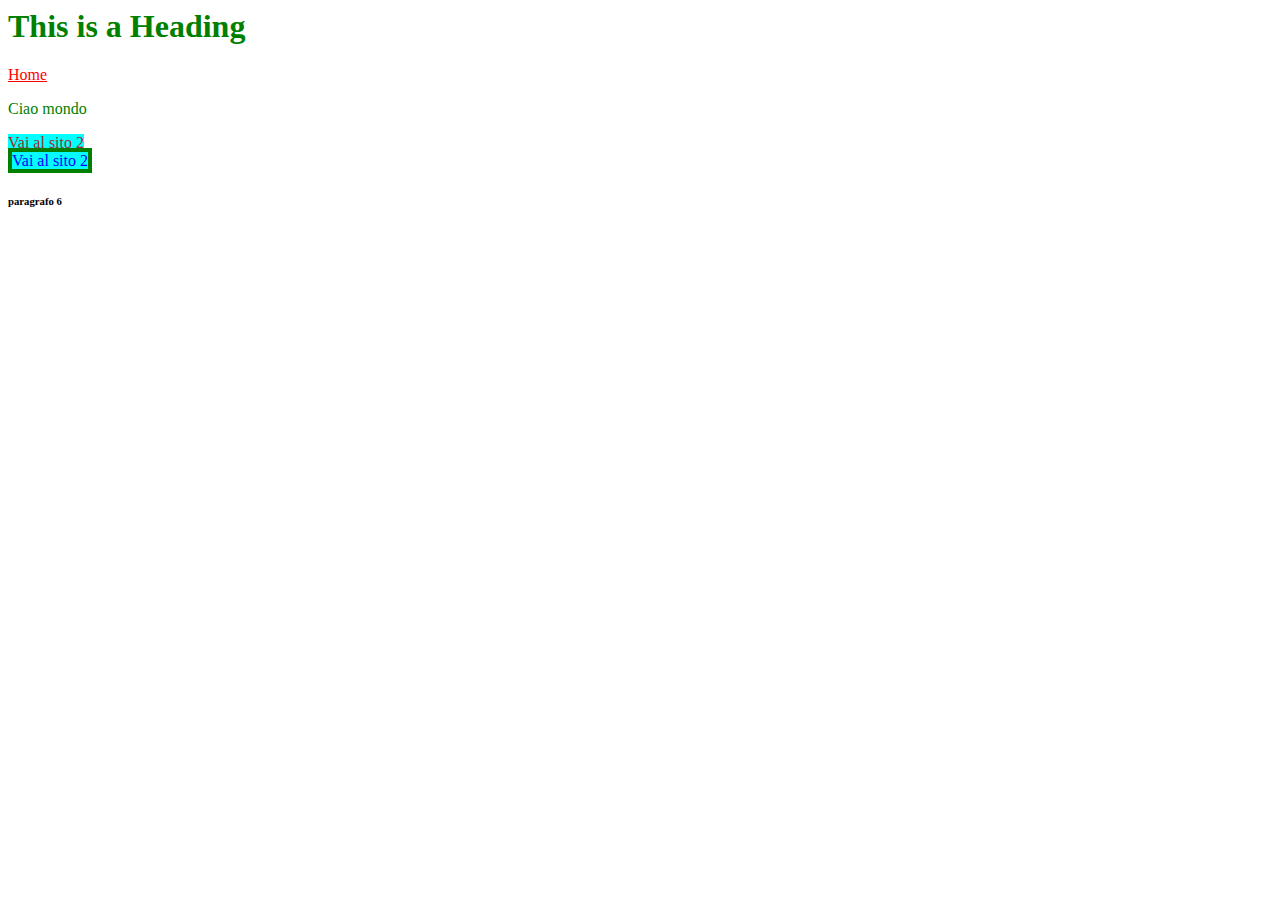
<file: teoria/esempio-html/index.html>
<head>
    <title>Page Title</title>
</head>

<body>

    <div style="color: green">
        <h1>This is a Heading</h1>
        <a id="home_link" href="https://www.w3schools.com/html/default.asp" style="color: red"> Home </a>
        <br />
        <p>Ciao mondo</p>
    </div>
    <a id="home_link" class="link1" href="https://www.w3schools.com/html/default.asp"> Vai al sito 2 </a>
    <br>
    <a class="link1 link2" href="https://www.w3schools.com/html/default.asp" style="color: blue;"> Vai al sito 2 </a>

    <h6> paragrafo 6 </h6>

</body>


 

<style>
    #home_link {
        border: 0px
    }

    a {
        color: brown;
        border: 4px solid green;
        text-decoration: underline;
    }

    .link1 {
        background-color: aqua;
    }
    .link2{
        text-decoration: none;
    }
</style>
</file>
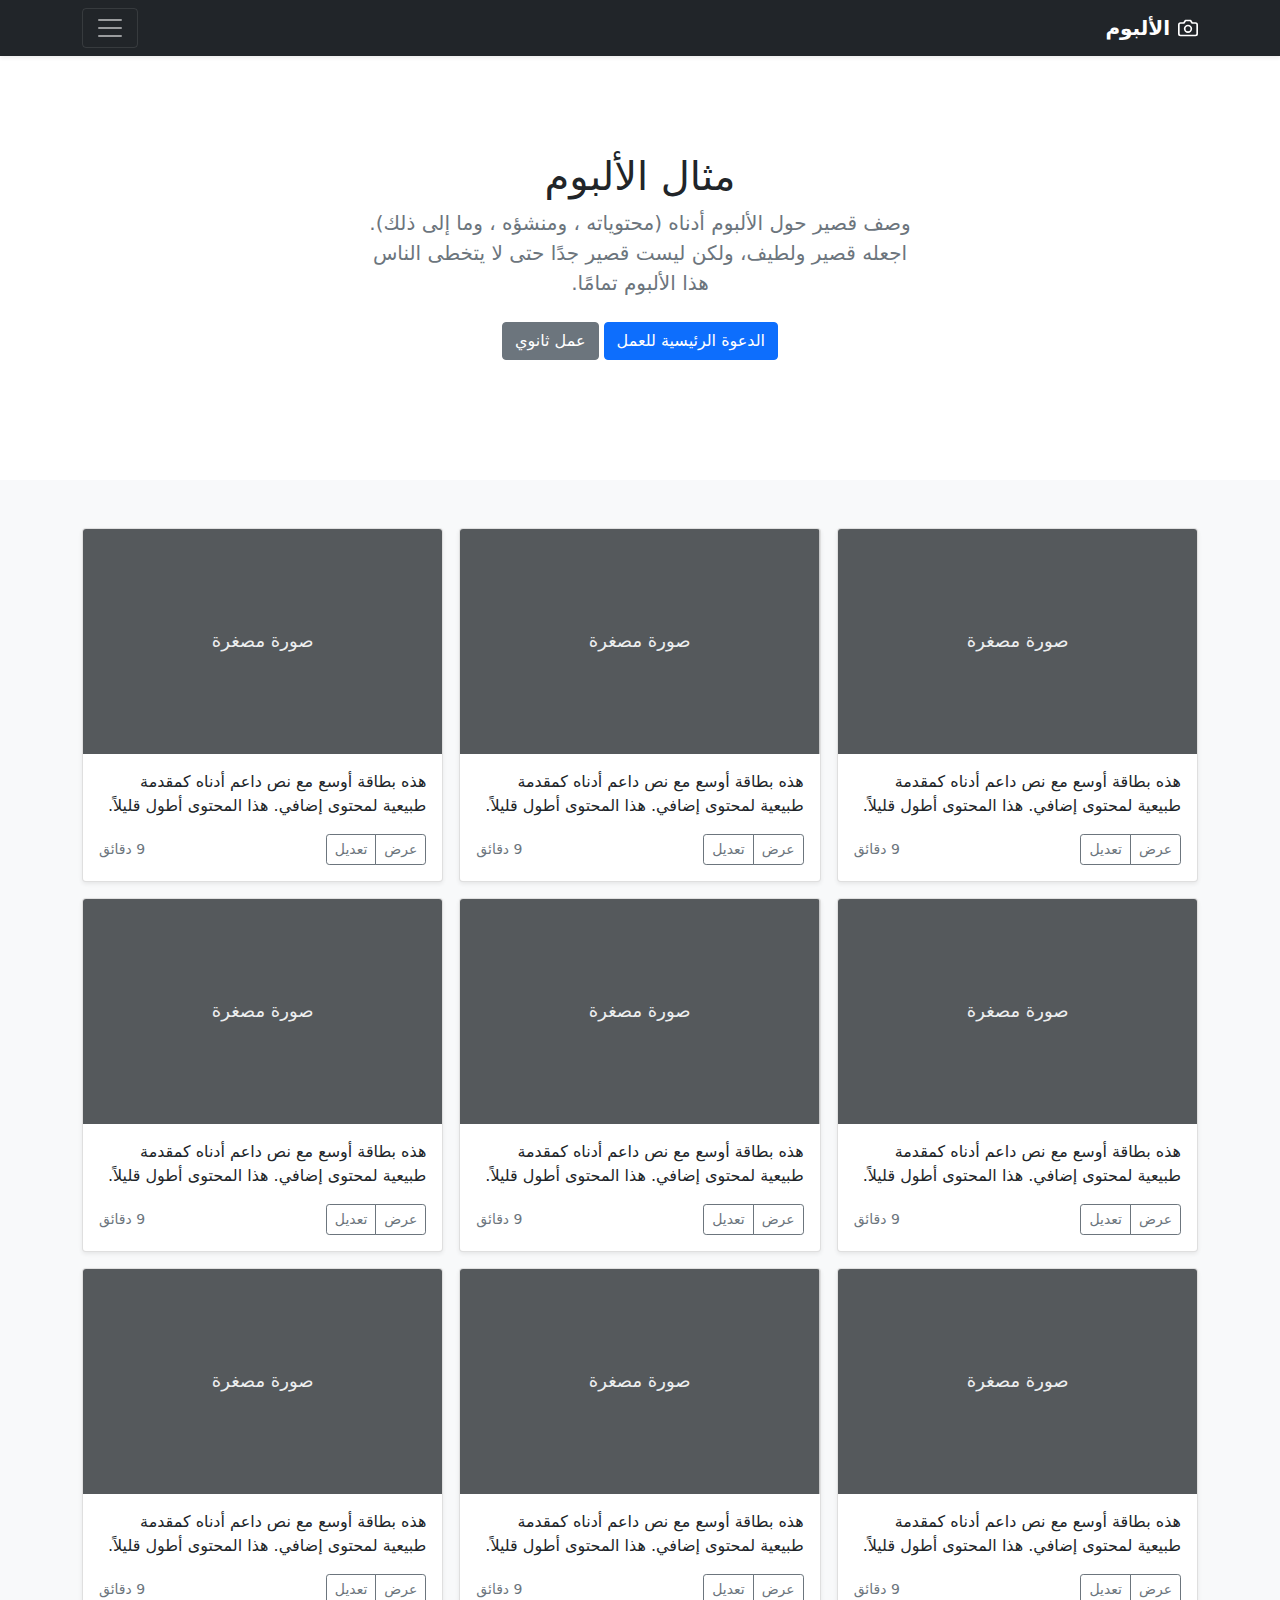
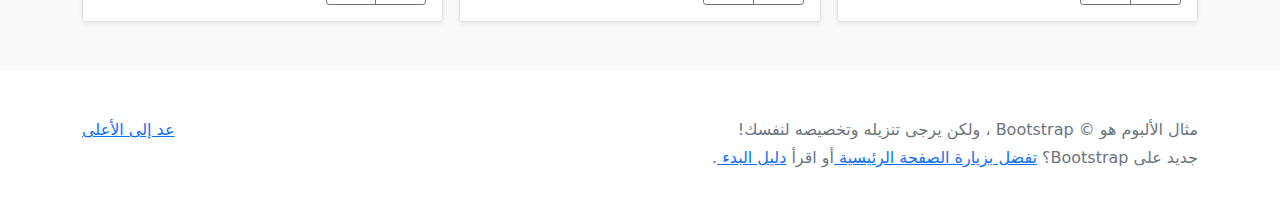
<file: teoria/esempi bootstrap/album-rtl/index.html>
<!doctype html>
<html lang="ar" dir="rtl">
  <head>
    <meta charset="utf-8">
    <meta name="viewport" content="width=device-width, initial-scale=1">
    <meta name="description" content="">
    <meta name="author" content="Mark Otto, Jacob Thornton, and Bootstrap contributors">
    <meta name="generator" content="Hugo 0.84.0">
    <title>مثال الألبوم · Bootstrap v5.0</title>

    <link rel="canonical" href="https://getbootstrap.com/docs/5.0/examples/album-rtl/">

    

    <!-- Bootstrap core CSS -->
<link href="../assets/dist/css/bootstrap.rtl.min.css" rel="stylesheet">

    <style>
      .bd-placeholder-img {
        font-size: 1.125rem;
        text-anchor: middle;
        -webkit-user-select: none;
        -moz-user-select: none;
        user-select: none;
      }

      @media (min-width: 768px) {
        .bd-placeholder-img-lg {
          font-size: 3.5rem;
        }
      }
    </style>

    
  </head>
  <body>
    
<header>
  <div class="collapse bg-dark" id="navbarHeader">
    <div class="container">
      <div class="row">
        <div class="col-sm-8 col-md-7 py-4">
          <h4 class="text-white">حول</h4>
          <p class="text-muted">أضف بعض المعلومات حول الألبوم، المؤلف، أو أي سياق خلفية آخر. اجعلها بضع جمل حتى يتمكن الزوار من التقاط بعض التلميحات المفيدة. ثم اربطها ببعض مواقع التواصل الاجتماعي أو معلومات الاتصال.</p>
        </div>
        <div class="col-sm-4 offset-md-1 py-4">
          <h4 class="text-white">تواصل معي</h4>
          <ul class="list-unstyled">
            <li><a href="#" class="text-white">تابعني على تويتر</a></li>
            <li><a href="#" class="text-white">شاركني الإعجاب في فيسبوك</a></li>
            <li><a href="#" class="text-white">راسلني على البريد الإلكتروني</a></li>
          </ul>
        </div>
      </div>
    </div>
  </div>
  <div class="navbar navbar-dark bg-dark shadow-sm">
    <div class="container">
      <a href="#" class="navbar-brand d-flex align-items-center">
        <svg xmlns="http://www.w3.org/2000/svg" width="20" height="20" fill="none" stroke="currentColor" stroke-linecap="round" stroke-linejoin="round" stroke-width="2" aria-hidden="true" class="me-2" viewBox="0 0 24 24"><path d="M23 19a2 2 0 0 1-2 2H3a2 2 0 0 1-2-2V8a2 2 0 0 1 2-2h4l2-3h6l2 3h4a2 2 0 0 1 2 2z"/><circle cx="12" cy="13" r="4"/></svg>
        <strong>الألبوم</strong>
      </a>
      <button class="navbar-toggler" type="button" data-bs-toggle="collapse" data-bs-target="#navbarHeader" aria-controls="navbarHeader" aria-expanded="false" aria-label="تبديل التنقل">
        <span class="navbar-toggler-icon"></span>
      </button>
    </div>
  </div>
</header>

<main>

  <section class="py-5 text-center container">
    <div class="row py-lg-5">
      <div class="col-lg-6 col-md-8 mx-auto">
        <h1 class="fw-light">مثال الألبوم</h1>
        <p class="lead text-muted">وصف قصير حول الألبوم أدناه (محتوياته ، ومنشؤه ، وما إلى ذلك). اجعله قصير ولطيف، ولكن ليست قصير جدًا حتى لا يتخطى الناس هذا الألبوم تمامًا.</p>
        <p>
          <a href="#" class="btn btn-primary my-2">الدعوة الرئيسية للعمل</a>
          <a href="#" class="btn btn-secondary my-2">عمل ثانوي</a>
        </p>
      </div>
    </div>
  </section>

  <div class="album py-5 bg-light">
    <div class="container">

      <div class="row row-cols-1 row-cols-sm-2 row-cols-md-3 g-3">
        <div class="col">
          <div class="card shadow-sm">
            <svg class="bd-placeholder-img card-img-top" width="100%" height="225" xmlns="http://www.w3.org/2000/svg" role="img" aria-label="Placeholder: صورة مصغرة" preserveAspectRatio="xMidYMid slice" focusable="false"><title>Placeholder</title><rect width="100%" height="100%" fill="#55595c"/><text x="50%" y="50%" fill="#eceeef" dy=".3em">صورة مصغرة</text></svg>

            <div class="card-body">
              <p class="card-text">هذه بطاقة أوسع مع نص داعم أدناه كمقدمة طبيعية لمحتوى إضافي. هذا المحتوى أطول قليلاً.</p>
              <div class="d-flex justify-content-between align-items-center">
                <div class="btn-group">
                  <button type="button" class="btn btn-sm btn-outline-secondary">عرض</button>
                  <button type="button" class="btn btn-sm btn-outline-secondary">تعديل</button>
                </div>
                <small class="text-muted">9 دقائق</small>
              </div>
            </div>
          </div>
        </div>
        <div class="col">
          <div class="card shadow-sm">
            <svg class="bd-placeholder-img card-img-top" width="100%" height="225" xmlns="http://www.w3.org/2000/svg" role="img" aria-label="Placeholder: صورة مصغرة" preserveAspectRatio="xMidYMid slice" focusable="false"><title>Placeholder</title><rect width="100%" height="100%" fill="#55595c"/><text x="50%" y="50%" fill="#eceeef" dy=".3em">صورة مصغرة</text></svg>

            <div class="card-body">
              <p class="card-text">هذه بطاقة أوسع مع نص داعم أدناه كمقدمة طبيعية لمحتوى إضافي. هذا المحتوى أطول قليلاً.</p>
              <div class="d-flex justify-content-between align-items-center">
                <div class="btn-group">
                  <button type="button" class="btn btn-sm btn-outline-secondary">عرض</button>
                  <button type="button" class="btn btn-sm btn-outline-secondary">تعديل</button>
                </div>
                <small class="text-muted">9 دقائق</small>
              </div>
            </div>
          </div>
        </div>
        <div class="col">
          <div class="card shadow-sm">
            <svg class="bd-placeholder-img card-img-top" width="100%" height="225" xmlns="http://www.w3.org/2000/svg" role="img" aria-label="Placeholder: صورة مصغرة" preserveAspectRatio="xMidYMid slice" focusable="false"><title>Placeholder</title><rect width="100%" height="100%" fill="#55595c"/><text x="50%" y="50%" fill="#eceeef" dy=".3em">صورة مصغرة</text></svg>

            <div class="card-body">
              <p class="card-text">هذه بطاقة أوسع مع نص داعم أدناه كمقدمة طبيعية لمحتوى إضافي. هذا المحتوى أطول قليلاً.</p>
              <div class="d-flex justify-content-between align-items-center">
                <div class="btn-group">
                  <button type="button" class="btn btn-sm btn-outline-secondary">عرض</button>
                  <button type="button" class="btn btn-sm btn-outline-secondary">تعديل</button>
                </div>
                <small class="text-muted">9 دقائق</small>
              </div>
            </div>
          </div>
        </div>

        <div class="col">
          <div class="card shadow-sm">
            <svg class="bd-placeholder-img card-img-top" width="100%" height="225" xmlns="http://www.w3.org/2000/svg" role="img" aria-label="Placeholder: صورة مصغرة" preserveAspectRatio="xMidYMid slice" focusable="false"><title>Placeholder</title><rect width="100%" height="100%" fill="#55595c"/><text x="50%" y="50%" fill="#eceeef" dy=".3em">صورة مصغرة</text></svg>

            <div class="card-body">
              <p class="card-text">هذه بطاقة أوسع مع نص داعم أدناه كمقدمة طبيعية لمحتوى إضافي. هذا المحتوى أطول قليلاً.</p>
              <div class="d-flex justify-content-between align-items-center">
                <div class="btn-group">
                  <button type="button" class="btn btn-sm btn-outline-secondary">عرض</button>
                  <button type="button" class="btn btn-sm btn-outline-secondary">تعديل</button>
                </div>
                <small class="text-muted">9 دقائق</small>
              </div>
            </div>
          </div>
        </div>
        <div class="col">
          <div class="card shadow-sm">
            <svg class="bd-placeholder-img card-img-top" width="100%" height="225" xmlns="http://www.w3.org/2000/svg" role="img" aria-label="Placeholder: صورة مصغرة" preserveAspectRatio="xMidYMid slice" focusable="false"><title>Placeholder</title><rect width="100%" height="100%" fill="#55595c"/><text x="50%" y="50%" fill="#eceeef" dy=".3em">صورة مصغرة</text></svg>

            <div class="card-body">
              <p class="card-text">هذه بطاقة أوسع مع نص داعم أدناه كمقدمة طبيعية لمحتوى إضافي. هذا المحتوى أطول قليلاً.</p>
              <div class="d-flex justify-content-between align-items-center">
                <div class="btn-group">
                  <button type="button" class="btn btn-sm btn-outline-secondary">عرض</button>
                  <button type="button" class="btn btn-sm btn-outline-secondary">تعديل</button>
                </div>
                <small class="text-muted">9 دقائق</small>
              </div>
            </div>
          </div>
        </div>
        <div class="col">
          <div class="card shadow-sm">
            <svg class="bd-placeholder-img card-img-top" width="100%" height="225" xmlns="http://www.w3.org/2000/svg" role="img" aria-label="Placeholder: صورة مصغرة" preserveAspectRatio="xMidYMid slice" focusable="false"><title>Placeholder</title><rect width="100%" height="100%" fill="#55595c"/><text x="50%" y="50%" fill="#eceeef" dy=".3em">صورة مصغرة</text></svg>

            <div class="card-body">
              <p class="card-text">هذه بطاقة أوسع مع نص داعم أدناه كمقدمة طبيعية لمحتوى إضافي. هذا المحتوى أطول قليلاً.</p>
              <div class="d-flex justify-content-between align-items-center">
                <div class="btn-group">
                  <button type="button" class="btn btn-sm btn-outline-secondary">عرض</button>
                  <button type="button" class="btn btn-sm btn-outline-secondary">تعديل</button>
                </div>
                <small class="text-muted">9 دقائق</small>
              </div>
            </div>
          </div>
        </div>

        <div class="col">
          <div class="card shadow-sm">
            <svg class="bd-placeholder-img card-img-top" width="100%" height="225" xmlns="http://www.w3.org/2000/svg" role="img" aria-label="Placeholder: صورة مصغرة" preserveAspectRatio="xMidYMid slice" focusable="false"><title>Placeholder</title><rect width="100%" height="100%" fill="#55595c"/><text x="50%" y="50%" fill="#eceeef" dy=".3em">صورة مصغرة</text></svg>

            <div class="card-body">
              <p class="card-text">هذه بطاقة أوسع مع نص داعم أدناه كمقدمة طبيعية لمحتوى إضافي. هذا المحتوى أطول قليلاً.</p>
              <div class="d-flex justify-content-between align-items-center">
                <div class="btn-group">
                  <button type="button" class="btn btn-sm btn-outline-secondary">عرض</button>
                  <button type="button" class="btn btn-sm btn-outline-secondary">تعديل</button>
                </div>
                <small class="text-muted">9 دقائق</small>
              </div>
            </div>
          </div>
        </div>
        <div class="col">
          <div class="card shadow-sm">
            <svg class="bd-placeholder-img card-img-top" width="100%" height="225" xmlns="http://www.w3.org/2000/svg" role="img" aria-label="Placeholder: صورة مصغرة" preserveAspectRatio="xMidYMid slice" focusable="false"><title>Placeholder</title><rect width="100%" height="100%" fill="#55595c"/><text x="50%" y="50%" fill="#eceeef" dy=".3em">صورة مصغرة</text></svg>

            <div class="card-body">
              <p class="card-text">هذه بطاقة أوسع مع نص داعم أدناه كمقدمة طبيعية لمحتوى إضافي. هذا المحتوى أطول قليلاً.</p>
              <div class="d-flex justify-content-between align-items-center">
                <div class="btn-group">
                  <button type="button" class="btn btn-sm btn-outline-secondary">عرض</button>
                  <button type="button" class="btn btn-sm btn-outline-secondary">تعديل</button>
                </div>
                <small class="text-muted">9 دقائق</small>
              </div>
            </div>
          </div>
        </div>
        <div class="col">
          <div class="card shadow-sm">
            <svg class="bd-placeholder-img card-img-top" width="100%" height="225" xmlns="http://www.w3.org/2000/svg" role="img" aria-label="Placeholder: صورة مصغرة" preserveAspectRatio="xMidYMid slice" focusable="false"><title>Placeholder</title><rect width="100%" height="100%" fill="#55595c"/><text x="50%" y="50%" fill="#eceeef" dy=".3em">صورة مصغرة</text></svg>

            <div class="card-body">
              <p class="card-text">هذه بطاقة أوسع مع نص داعم أدناه كمقدمة طبيعية لمحتوى إضافي. هذا المحتوى أطول قليلاً.</p>
              <div class="d-flex justify-content-between align-items-center">
                <div class="btn-group">
                  <button type="button" class="btn btn-sm btn-outline-secondary">عرض</button>
                  <button type="button" class="btn btn-sm btn-outline-secondary">تعديل</button>
                </div>
                <small class="text-muted">9 دقائق</small>
              </div>
            </div>
          </div>
        </div>
      </div>
    </div>
  </div>

</main>

<footer class="text-muted py-5">
  <div class="container">
    <p class="float-end mb-1">
      <a href="#">عد إلى الأعلى</a>
    </p>
    <p class="mb-1">مثال الألبوم هو © Bootstrap ، ولكن يرجى تنزيله وتخصيصه لنفسك!</p>
    <p class="mb-0">جديد على Bootstrap؟ <a href="/"> تفضل بزيارة الصفحة الرئيسية </a> أو اقرأ <a href="../getting-started/introduction/ "> دليل البدء </a>.</p>
  </div>
</footer>


    <script src="../assets/dist/js/bootstrap.bundle.min.js"></script>

      
  </body>
</html>
</file>
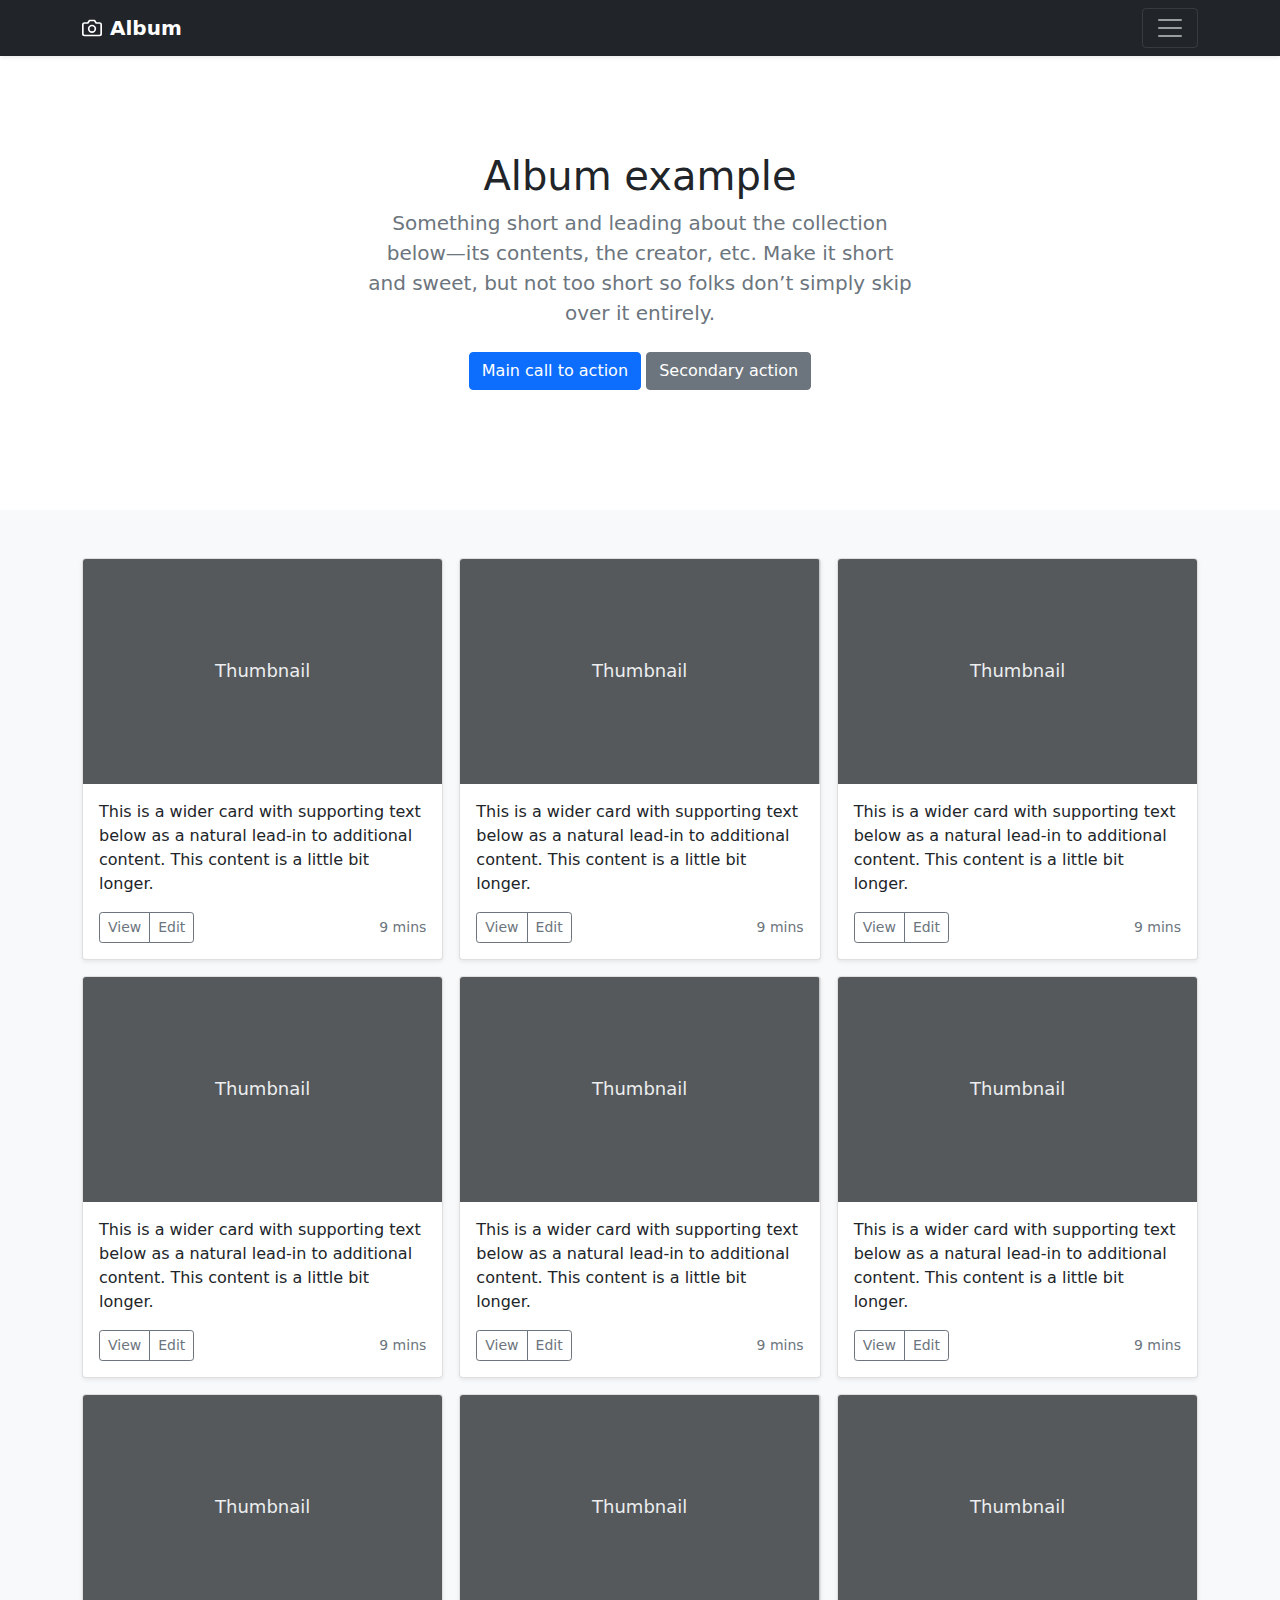
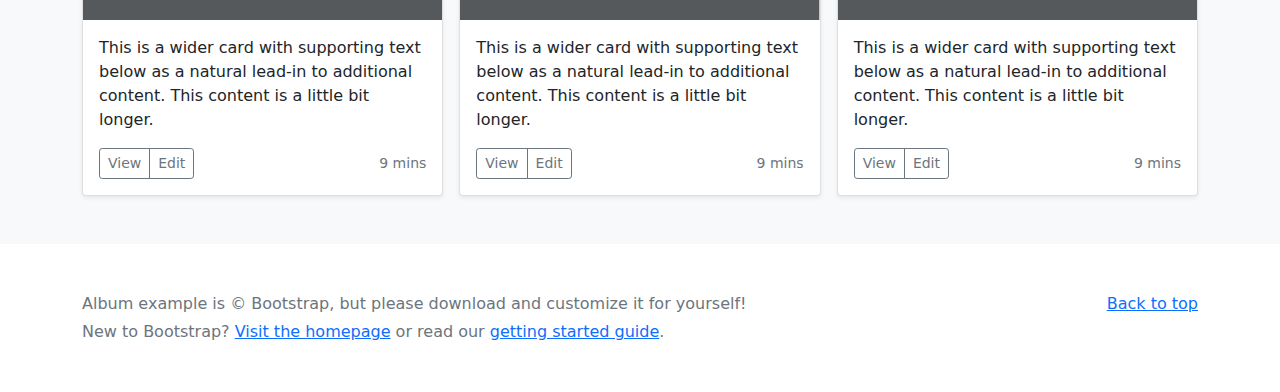
<file: teoria/esempi bootstrap/album/index.html>
<!doctype html>
<html lang="en">
  <head>
    <meta charset="utf-8">
    <meta name="viewport" content="width=device-width, initial-scale=1">
    <meta name="description" content="">
    <meta name="author" content="Mark Otto, Jacob Thornton, and Bootstrap contributors">
    <meta name="generator" content="Hugo 0.84.0">
    <title>Album example · Bootstrap v5.0</title>

    <link rel="canonical" href="https://getbootstrap.com/docs/5.0/examples/album/">

    

    <!-- Bootstrap core CSS -->
<link href="../assets/dist/css/bootstrap.min.css" rel="stylesheet">

    <style>
      .bd-placeholder-img {
        font-size: 1.125rem;
        text-anchor: middle;
        -webkit-user-select: none;
        -moz-user-select: none;
        user-select: none;
      }

      @media (min-width: 768px) {
        .bd-placeholder-img-lg {
          font-size: 3.5rem;
        }
      }
    </style>

    
  </head>
  <body>
    
<header>
  <div class="collapse bg-dark" id="navbarHeader">
    <div class="container">
      <div class="row">
        <div class="col-sm-8 col-md-7 py-4">
          <h4 class="text-white">About</h4>
          <p class="text-muted">Add some information about the album below, the author, or any other background context. Make it a few sentences long so folks can pick up some informative tidbits. Then, link them off to some social networking sites or contact information.</p>
        </div>
        <div class="col-sm-4 offset-md-1 py-4">
          <h4 class="text-white">Contact</h4>
          <ul class="list-unstyled">
            <li><a href="#" class="text-white">Follow on Twitter</a></li>
            <li><a href="#" class="text-white">Like on Facebook</a></li>
            <li><a href="#" class="text-white">Email me</a></li>
          </ul>
        </div>
      </div>
    </div>
  </div>
  <div class="navbar navbar-dark bg-dark shadow-sm">
    <div class="container">
      <a href="#" class="navbar-brand d-flex align-items-center">
        <svg xmlns="http://www.w3.org/2000/svg" width="20" height="20" fill="none" stroke="currentColor" stroke-linecap="round" stroke-linejoin="round" stroke-width="2" aria-hidden="true" class="me-2" viewBox="0 0 24 24"><path d="M23 19a2 2 0 0 1-2 2H3a2 2 0 0 1-2-2V8a2 2 0 0 1 2-2h4l2-3h6l2 3h4a2 2 0 0 1 2 2z"/><circle cx="12" cy="13" r="4"/></svg>
        <strong>Album</strong>
      </a>
      <button class="navbar-toggler" type="button" data-bs-toggle="collapse" data-bs-target="#navbarHeader" aria-controls="navbarHeader" aria-expanded="false" aria-label="Toggle navigation">
        <span class="navbar-toggler-icon"></span>
      </button>
    </div>
  </div>
</header>

<main>

  <section class="py-5 text-center container">
    <div class="row py-lg-5">
      <div class="col-lg-6 col-md-8 mx-auto">
        <h1 class="fw-light">Album example</h1>
        <p class="lead text-muted">Something short and leading about the collection below—its contents, the creator, etc. Make it short and sweet, but not too short so folks don’t simply skip over it entirely.</p>
        <p>
          <a href="#" class="btn btn-primary my-2">Main call to action</a>
          <a href="#" class="btn btn-secondary my-2">Secondary action</a>
        </p>
      </div>
    </div>
  </section>

  <div class="album py-5 bg-light">
    <div class="container">

      <div class="row row-cols-1 row-cols-sm-2 row-cols-md-3 g-3">
        <div class="col">
          <div class="card shadow-sm">
            <svg class="bd-placeholder-img card-img-top" width="100%" height="225" xmlns="http://www.w3.org/2000/svg" role="img" aria-label="Placeholder: Thumbnail" preserveAspectRatio="xMidYMid slice" focusable="false"><title>Placeholder</title><rect width="100%" height="100%" fill="#55595c"/><text x="50%" y="50%" fill="#eceeef" dy=".3em">Thumbnail</text></svg>

            <div class="card-body">
              <p class="card-text">This is a wider card with supporting text below as a natural lead-in to additional content. This content is a little bit longer.</p>
              <div class="d-flex justify-content-between align-items-center">
                <div class="btn-group">
                  <button type="button" class="btn btn-sm btn-outline-secondary">View</button>
                  <button type="button" class="btn btn-sm btn-outline-secondary">Edit</button>
                </div>
                <small class="text-muted">9 mins</small>
              </div>
            </div>
          </div>
        </div>
        <div class="col">
          <div class="card shadow-sm">
            <svg class="bd-placeholder-img card-img-top" width="100%" height="225" xmlns="http://www.w3.org/2000/svg" role="img" aria-label="Placeholder: Thumbnail" preserveAspectRatio="xMidYMid slice" focusable="false"><title>Placeholder</title><rect width="100%" height="100%" fill="#55595c"/><text x="50%" y="50%" fill="#eceeef" dy=".3em">Thumbnail</text></svg>

            <div class="card-body">
              <p class="card-text">This is a wider card with supporting text below as a natural lead-in to additional content. This content is a little bit longer.</p>
              <div class="d-flex justify-content-between align-items-center">
                <div class="btn-group">
                  <button type="button" class="btn btn-sm btn-outline-secondary">View</button>
                  <button type="button" class="btn btn-sm btn-outline-secondary">Edit</button>
                </div>
                <small class="text-muted">9 mins</small>
              </div>
            </div>
          </div>
        </div>
        <div class="col">
          <div class="card shadow-sm">
            <svg class="bd-placeholder-img card-img-top" width="100%" height="225" xmlns="http://www.w3.org/2000/svg" role="img" aria-label="Placeholder: Thumbnail" preserveAspectRatio="xMidYMid slice" focusable="false"><title>Placeholder</title><rect width="100%" height="100%" fill="#55595c"/><text x="50%" y="50%" fill="#eceeef" dy=".3em">Thumbnail</text></svg>

            <div class="card-body">
              <p class="card-text">This is a wider card with supporting text below as a natural lead-in to additional content. This content is a little bit longer.</p>
              <div class="d-flex justify-content-between align-items-center">
                <div class="btn-group">
                  <button type="button" class="btn btn-sm btn-outline-secondary">View</button>
                  <button type="button" class="btn btn-sm btn-outline-secondary">Edit</button>
                </div>
                <small class="text-muted">9 mins</small>
              </div>
            </div>
          </div>
        </div>

        <div class="col">
          <div class="card shadow-sm">
            <svg class="bd-placeholder-img card-img-top" width="100%" height="225" xmlns="http://www.w3.org/2000/svg" role="img" aria-label="Placeholder: Thumbnail" preserveAspectRatio="xMidYMid slice" focusable="false"><title>Placeholder</title><rect width="100%" height="100%" fill="#55595c"/><text x="50%" y="50%" fill="#eceeef" dy=".3em">Thumbnail</text></svg>

            <div class="card-body">
              <p class="card-text">This is a wider card with supporting text below as a natural lead-in to additional content. This content is a little bit longer.</p>
              <div class="d-flex justify-content-between align-items-center">
                <div class="btn-group">
                  <button type="button" class="btn btn-sm btn-outline-secondary">View</button>
                  <button type="button" class="btn btn-sm btn-outline-secondary">Edit</button>
                </div>
                <small class="text-muted">9 mins</small>
              </div>
            </div>
          </div>
        </div>
        <div class="col">
          <div class="card shadow-sm">
            <svg class="bd-placeholder-img card-img-top" width="100%" height="225" xmlns="http://www.w3.org/2000/svg" role="img" aria-label="Placeholder: Thumbnail" preserveAspectRatio="xMidYMid slice" focusable="false"><title>Placeholder</title><rect width="100%" height="100%" fill="#55595c"/><text x="50%" y="50%" fill="#eceeef" dy=".3em">Thumbnail</text></svg>

            <div class="card-body">
              <p class="card-text">This is a wider card with supporting text below as a natural lead-in to additional content. This content is a little bit longer.</p>
              <div class="d-flex justify-content-between align-items-center">
                <div class="btn-group">
                  <button type="button" class="btn btn-sm btn-outline-secondary">View</button>
                  <button type="button" class="btn btn-sm btn-outline-secondary">Edit</button>
                </div>
                <small class="text-muted">9 mins</small>
              </div>
            </div>
          </div>
        </div>
        <div class="col">
          <div class="card shadow-sm">
            <svg class="bd-placeholder-img card-img-top" width="100%" height="225" xmlns="http://www.w3.org/2000/svg" role="img" aria-label="Placeholder: Thumbnail" preserveAspectRatio="xMidYMid slice" focusable="false"><title>Placeholder</title><rect width="100%" height="100%" fill="#55595c"/><text x="50%" y="50%" fill="#eceeef" dy=".3em">Thumbnail</text></svg>

            <div class="card-body">
              <p class="card-text">This is a wider card with supporting text below as a natural lead-in to additional content. This content is a little bit longer.</p>
              <div class="d-flex justify-content-between align-items-center">
                <div class="btn-group">
                  <button type="button" class="btn btn-sm btn-outline-secondary">View</button>
                  <button type="button" class="btn btn-sm btn-outline-secondary">Edit</button>
                </div>
                <small class="text-muted">9 mins</small>
              </div>
            </div>
          </div>
        </div>

        <div class="col">
          <div class="card shadow-sm">
            <svg class="bd-placeholder-img card-img-top" width="100%" height="225" xmlns="http://www.w3.org/2000/svg" role="img" aria-label="Placeholder: Thumbnail" preserveAspectRatio="xMidYMid slice" focusable="false"><title>Placeholder</title><rect width="100%" height="100%" fill="#55595c"/><text x="50%" y="50%" fill="#eceeef" dy=".3em">Thumbnail</text></svg>

            <div class="card-body">
              <p class="card-text">This is a wider card with supporting text below as a natural lead-in to additional content. This content is a little bit longer.</p>
              <div class="d-flex justify-content-between align-items-center">
                <div class="btn-group">
                  <button type="button" class="btn btn-sm btn-outline-secondary">View</button>
                  <button type="button" class="btn btn-sm btn-outline-secondary">Edit</button>
                </div>
                <small class="text-muted">9 mins</small>
              </div>
            </div>
          </div>
        </div>
        <div class="col">
          <div class="card shadow-sm">
            <svg class="bd-placeholder-img card-img-top" width="100%" height="225" xmlns="http://www.w3.org/2000/svg" role="img" aria-label="Placeholder: Thumbnail" preserveAspectRatio="xMidYMid slice" focusable="false"><title>Placeholder</title><rect width="100%" height="100%" fill="#55595c"/><text x="50%" y="50%" fill="#eceeef" dy=".3em">Thumbnail</text></svg>

            <div class="card-body">
              <p class="card-text">This is a wider card with supporting text below as a natural lead-in to additional content. This content is a little bit longer.</p>
              <div class="d-flex justify-content-between align-items-center">
                <div class="btn-group">
                  <button type="button" class="btn btn-sm btn-outline-secondary">View</button>
                  <button type="button" class="btn btn-sm btn-outline-secondary">Edit</button>
                </div>
                <small class="text-muted">9 mins</small>
              </div>
            </div>
          </div>
        </div>
        <div class="col">
          <div class="card shadow-sm">
            <svg class="bd-placeholder-img card-img-top" width="100%" height="225" xmlns="http://www.w3.org/2000/svg" role="img" aria-label="Placeholder: Thumbnail" preserveAspectRatio="xMidYMid slice" focusable="false"><title>Placeholder</title><rect width="100%" height="100%" fill="#55595c"/><text x="50%" y="50%" fill="#eceeef" dy=".3em">Thumbnail</text></svg>

            <div class="card-body">
              <p class="card-text">This is a wider card with supporting text below as a natural lead-in to additional content. This content is a little bit longer.</p>
              <div class="d-flex justify-content-between align-items-center">
                <div class="btn-group">
                  <button type="button" class="btn btn-sm btn-outline-secondary">View</button>
                  <button type="button" class="btn btn-sm btn-outline-secondary">Edit</button>
                </div>
                <small class="text-muted">9 mins</small>
              </div>
            </div>
          </div>
        </div>
      </div>
    </div>
  </div>

</main>

<footer class="text-muted py-5">
  <div class="container">
    <p class="float-end mb-1">
      <a href="#">Back to top</a>
    </p>
    <p class="mb-1">Album example is &copy; Bootstrap, but please download and customize it for yourself!</p>
    <p class="mb-0">New to Bootstrap? <a href="/">Visit the homepage</a> or read our <a href="../getting-started/introduction/">getting started guide</a>.</p>
  </div>
</footer>


    <script src="../assets/dist/js/bootstrap.bundle.min.js"></script>

      
  </body>
</html>
</file>
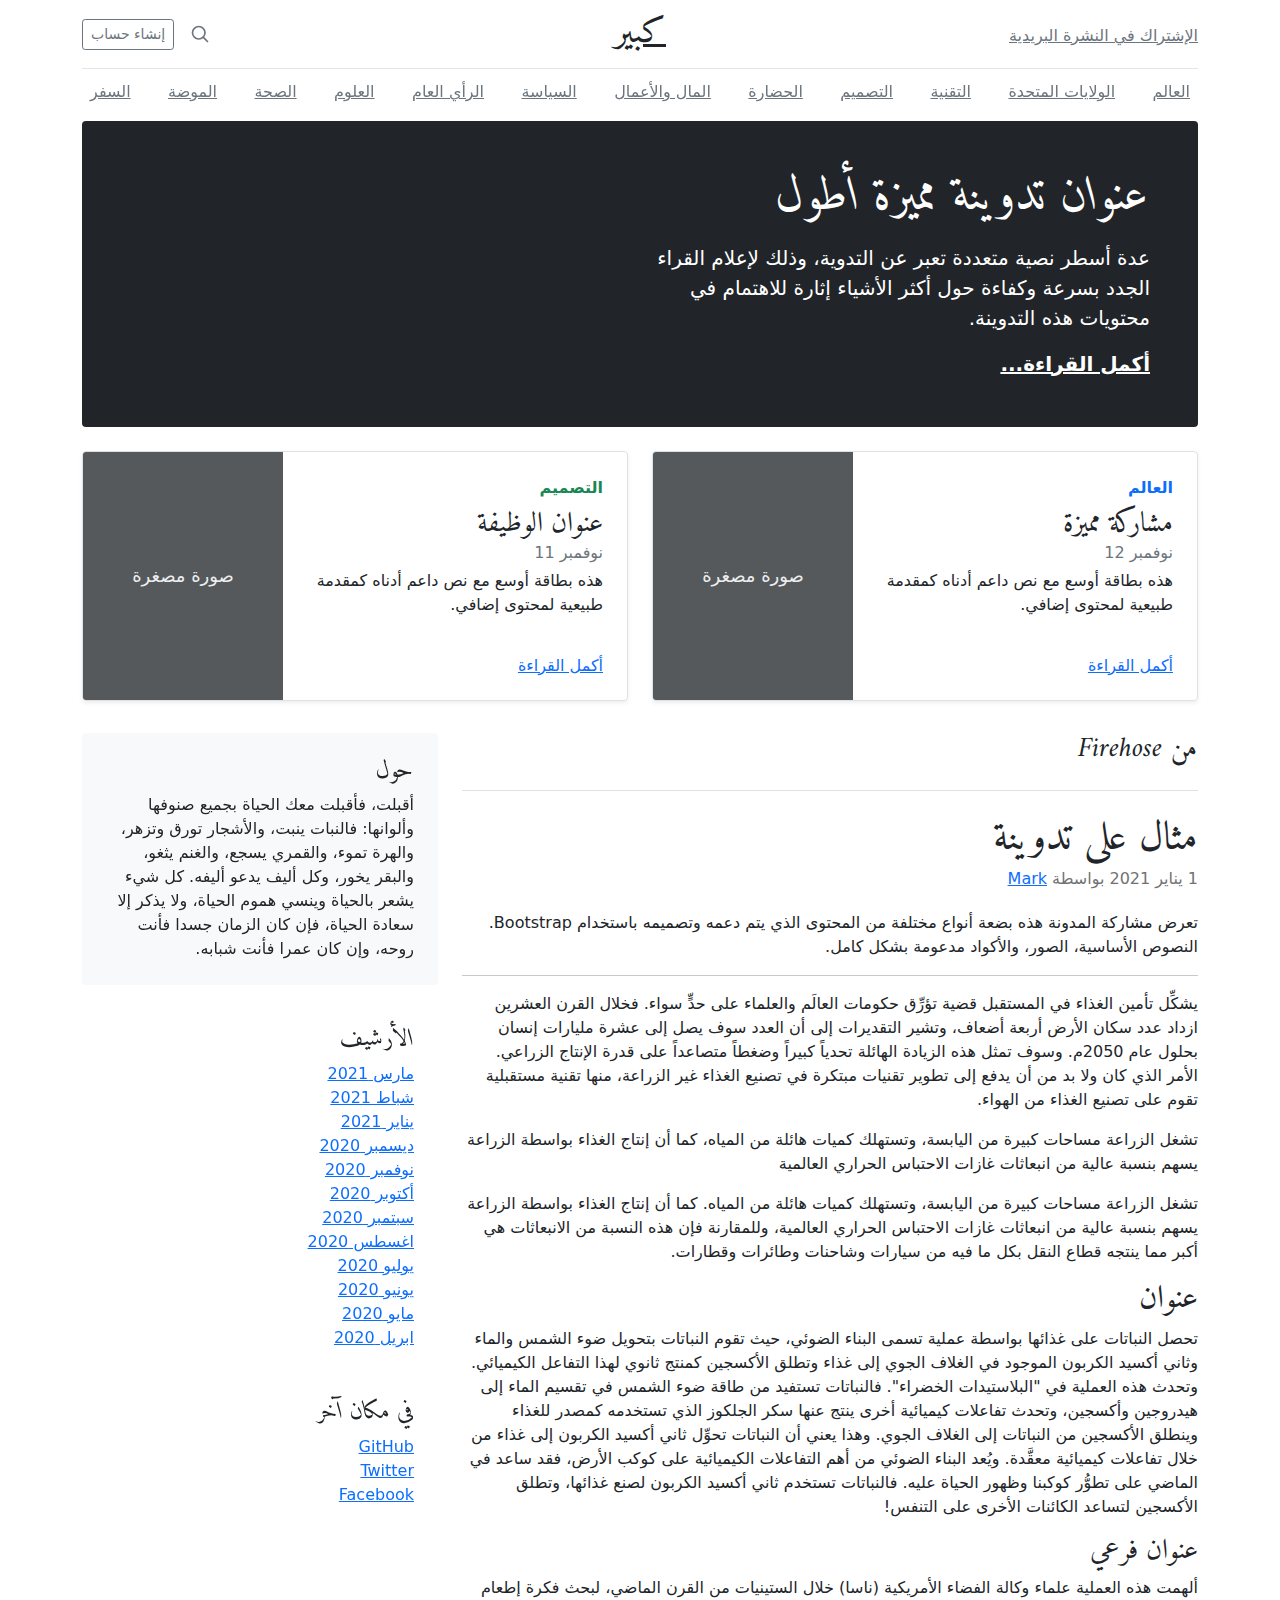
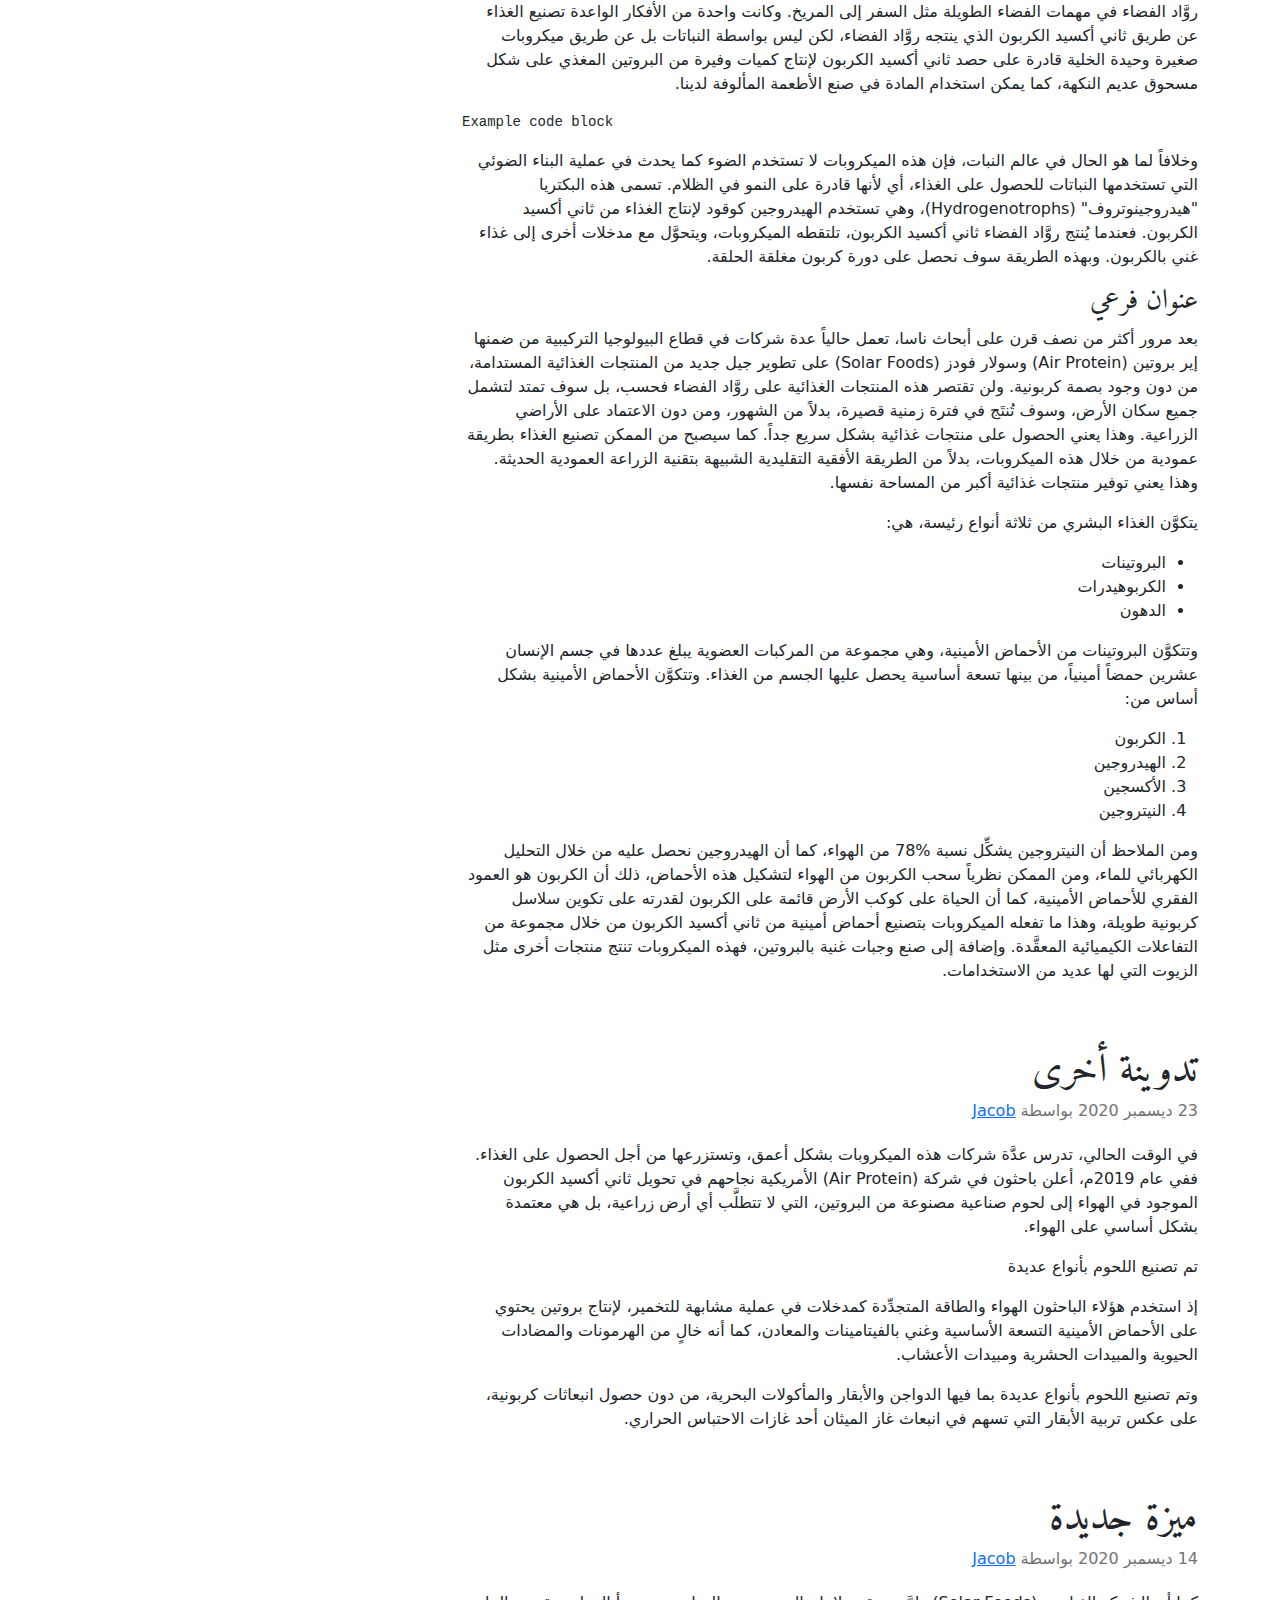
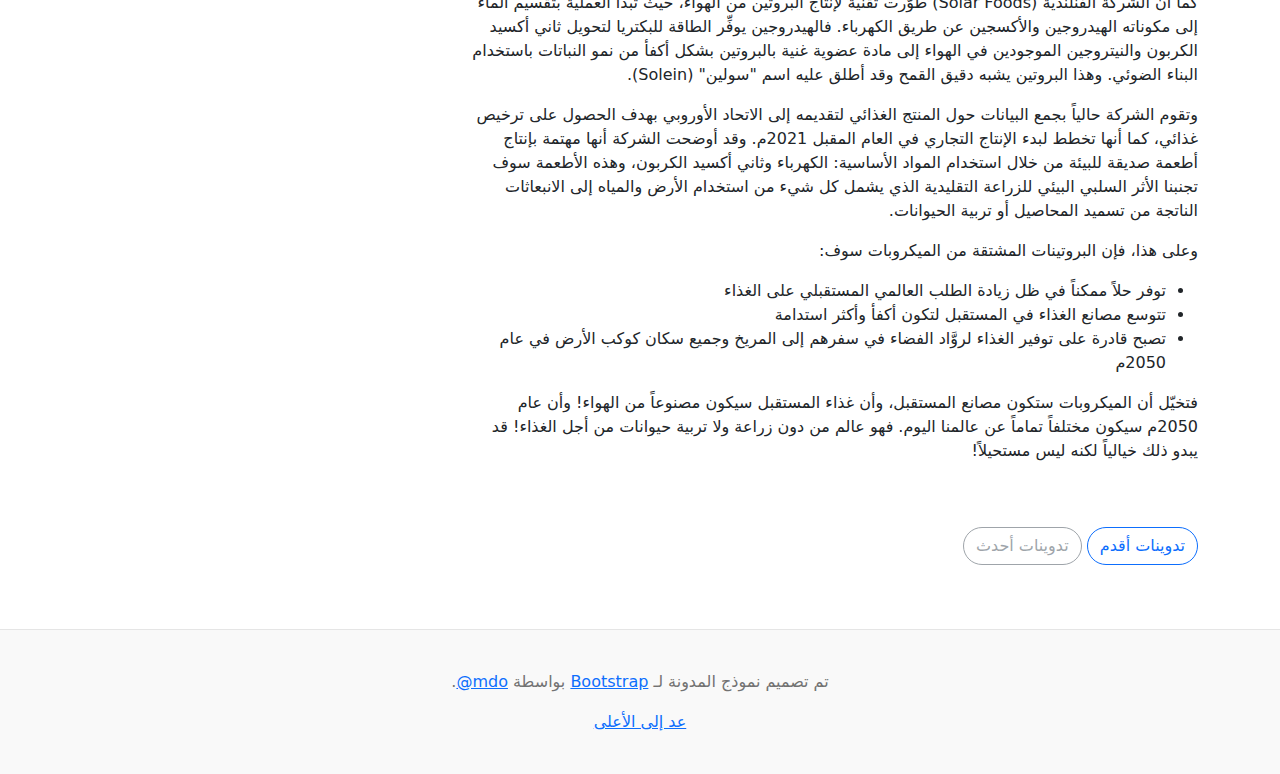
<file: teoria/esempi bootstrap/blog-rtl/index.html>
<!doctype html>
<html lang="ar" dir="rtl">
  <head>
    <meta charset="utf-8">
    <meta name="viewport" content="width=device-width, initial-scale=1">
    <meta name="description" content="">
    <meta name="author" content="Mark Otto, Jacob Thornton, and Bootstrap contributors">
    <meta name="generator" content="Hugo 0.84.0">
    <title>قالب المدونة · Bootstrap v5.0</title>

    <link rel="canonical" href="https://getbootstrap.com/docs/5.0/examples/blog-rtl/">

    

    <!-- Bootstrap core CSS -->
<link href="../assets/dist/css/bootstrap.rtl.min.css" rel="stylesheet">

    <style>
      .bd-placeholder-img {
        font-size: 1.125rem;
        text-anchor: middle;
        -webkit-user-select: none;
        -moz-user-select: none;
        user-select: none;
      }

      @media (min-width: 768px) {
        .bd-placeholder-img-lg {
          font-size: 3.5rem;
        }
      }
    </style>

    
    <!-- Custom styles for this template -->
    <link href="https://fonts.googleapis.com/css?family=Amiri:wght@400;700&amp;display=swap" rel="stylesheet">
    <!-- Custom styles for this template -->
    <link href="../blog/blog.rtl.css" rel="stylesheet">
  </head>
  <body>
    
<div class="container">
  <header class="blog-header py-3">
    <div class="row flex-nowrap justify-content-between align-items-center">
      <div class="col-4 pt-1">
        <a class="link-secondary" href="#">الإشتراك في النشرة البريدية</a>
      </div>
      <div class="col-4 text-center">
        <a class="blog-header-logo text-dark" href="#">كبير</a>
      </div>
      <div class="col-4 d-flex justify-content-end align-items-center">
        <a class="link-secondary" href="#" aria-label="بحث">
          <svg xmlns="http://www.w3.org/2000/svg" width="20" height="20" fill="none" stroke="currentColor" stroke-linecap="round" stroke-linejoin="round" stroke-width="2" class="mx-3" role="img" viewBox="0 0 24 24"><title>بحث</title><circle cx="10.5" cy="10.5" r="7.5"/><path d="M21 21l-5.2-5.2"/></svg>
        </a>
        <a class="btn btn-sm btn-outline-secondary" href="#">إنشاء حساب</a>
      </div>
    </div>
  </header>

  <div class="nav-scroller py-1 mb-2">
    <nav class="nav d-flex justify-content-between">
      <a class="p-2 link-secondary" href="#">العالم</a>
      <a class="p-2 link-secondary" href="#">الولايات المتحدة</a>
      <a class="p-2 link-secondary" href="#">التقنية</a>
      <a class="p-2 link-secondary" href="#">التصميم</a>
      <a class="p-2 link-secondary" href="#">الحضارة</a>
      <a class="p-2 link-secondary" href="#">المال والأعمال</a>
      <a class="p-2 link-secondary" href="#">السياسة</a>
      <a class="p-2 link-secondary" href="#">الرأي العام</a>
      <a class="p-2 link-secondary" href="#">العلوم</a>
      <a class="p-2 link-secondary" href="#">الصحة</a>
      <a class="p-2 link-secondary" href="#">الموضة</a>
      <a class="p-2 link-secondary" href="#">السفر</a>
    </nav>
  </div>
</div>

<main class="container">
  <div class="p-4 p-md-5 mb-4 text-white rounded bg-dark">
    <div class="col-md-6 px-0">
      <h1 class="display-4 fst-italic">عنوان تدوينة مميزة أطول</h1>
      <p class="lead my-3">عدة أسطر نصية متعددة تعبر عن التدوية، وذلك لإعلام القراء الجدد بسرعة وكفاءة حول أكثر الأشياء إثارة للاهتمام في محتويات هذه التدوينة.</p>
      <p class="lead mb-0"><a href="#" class="text-white fw-bold">أكمل القراءة...</a></p>
    </div>
  </div>

  <div class="row mb-2">
    <div class="col-md-6">
      <div class="row g-0 border rounded overflow-hidden flex-md-row mb-4 shadow-sm h-md-250 position-relative">
        <div class="col p-4 d-flex flex-column position-static">
          <strong class="d-inline-block mb-2 text-primary">العالم</strong>
          <h3 class="mb-0">مشاركة مميزة</h3>
          <div class="mb-1 text-muted">نوفمبر 12</div>
          <p class="card-text mb-auto">هذه بطاقة أوسع مع نص داعم أدناه كمقدمة طبيعية لمحتوى إضافي.</p>
          <a href="#" class="stretched-link">أكمل القراءة</a>
        </div>
        <div class="col-auto d-none d-lg-block">
          <svg class="bd-placeholder-img" width="200" height="250" xmlns="http://www.w3.org/2000/svg" role="img" aria-label="Placeholder: صورة مصغرة" preserveAspectRatio="xMidYMid slice" focusable="false"><title>Placeholder</title><rect width="100%" height="100%" fill="#55595c"/><text x="50%" y="50%" fill="#eceeef" dy=".3em">صورة مصغرة</text></svg>

        </div>
      </div>
    </div>
    <div class="col-md-6">
      <div class="row g-0 border rounded overflow-hidden flex-md-row mb-4 shadow-sm h-md-250 position-relative">
        <div class="col p-4 d-flex flex-column position-static">
          <strong class="d-inline-block mb-2 text-success">التصميم</strong>
          <h3 class="mb-0">عنوان الوظيفة</h3>
          <div class="mb-1 text-muted">نوفمبر 11</div>
          <p class="mb-auto">هذه بطاقة أوسع مع نص داعم أدناه كمقدمة طبيعية لمحتوى إضافي.</p>
          <a href="#" class="stretched-link">أكمل القراءة</a>
        </div>
        <div class="col-auto d-none d-lg-block">
          <svg class="bd-placeholder-img" width="200" height="250" xmlns="http://www.w3.org/2000/svg" role="img" aria-label="Placeholder: صورة مصغرة" preserveAspectRatio="xMidYMid slice" focusable="false"><title>Placeholder</title><rect width="100%" height="100%" fill="#55595c"/><text x="50%" y="50%" fill="#eceeef" dy=".3em">صورة مصغرة</text></svg>

        </div>
      </div>
    </div>
  </div>

  <div class="row">
    <div class="col-md-8">
      <h3 class="pb-4 mb-4 fst-italic border-bottom">
        من Firehose
      </h3>

      <article class="blog-post">
        <h2 class="blog-post-title">مثال على تدوينة</h2>
        <p class="blog-post-meta">1 يناير 2021 بواسطة <a href="#"> Mark </a></p>

        <p>تعرض مشاركة المدونة هذه بضعة أنواع مختلفة من المحتوى الذي يتم دعمه وتصميمه باستخدام Bootstrap. النصوص الأساسية، الصور، والأكواد مدعومة بشكل كامل.</p>
        <hr>
        <p>يشكِّل تأمين الغذاء في المستقبل قضية تؤرِّق حكومات العالَم والعلماء على حدٍّ سواء. فخلال القرن العشرين ازداد عدد سكان الأرض أربعة أضعاف، وتشير التقديرات إلى أن العدد سوف يصل إلى عشرة مليارات إنسان بحلول عام 2050م. وسوف تمثل هذه الزيادة الهائلة تحدياً كبيراً وضغطاً متصاعداً على قدرة الإنتاج الزراعي. الأمر الذي كان ولا بد من أن يدفع إلى تطوير تقنيات مبتكرة في تصنيع الغذاء غير الزراعة، منها تقنية مستقبلية تقوم على تصنيع الغذاء من الهواء.</p>
        <blockquote>
          <p>تشغل الزراعة مساحات كبيرة من اليابسة، وتستهلك كميات هائلة من المياه، كما أن إنتاج الغذاء بواسطة الزراعة يسهم بنسبة عالية من انبعاثات غازات الاحتباس الحراري العالمية</p>
        </blockquote>
        <p>تشغل الزراعة مساحات كبيرة من اليابسة، وتستهلك كميات هائلة من المياه. كما أن إنتاج الغذاء بواسطة الزراعة يسهم بنسبة عالية من انبعاثات غازات الاحتباس الحراري العالمية، وللمقارنة فإن هذه النسبة من الانبعاثات هي أكبر مما ينتجه قطاع النقل بكل ما فيه من سيارات وشاحنات وطائرات وقطارات.</p>
        <h2>عنوان</h2>
        <p>تحصل النباتات على غذائها بواسطة عملية تسمى البناء الضوئي، حيث تقوم النباتات بتحويل ضوء الشمس والماء وثاني أكسيد الكربون الموجود في الغلاف الجوي إلى غذاء وتطلق الأكسجين كمنتج ثانوي لهذا التفاعل الكيميائي. وتحدث هذه العملية في "البلاستيدات الخضراء". فالنباتات تستفيد من طاقة ضوء الشمس في تقسيم الماء إلى هيدروجين وأكسجين، وتحدث تفاعلات كيميائية أخرى ينتج عنها سكر الجلكوز الذي تستخدمه كمصدر للغذاء وينطلق الأكسجين من النباتات إلى الغلاف الجوي. وهذا يعني أن النباتات تحوِّل ثاني أكسيد الكربون إلى غذاء من خلال تفاعلات كيميائية معقَّدة. ويُعد البناء الضوئي من أهم التفاعلات الكيميائية على كوكب الأرض، فقد ساعد في الماضي على تطوُّر كوكبنا وظهور الحياة عليه. فالنباتات تستخدم ثاني أكسيد الكربون لصنع غذائها، وتطلق الأكسجين لتساعد الكائنات الأخرى على التنفس!</p>
        <h3>عنوان فرعي</h3>
        <p>ألهمت هذه العملية علماء وكالة الفضاء الأمريكية (ناسا) خلال الستينيات من القرن الماضي، لبحث فكرة إطعام روَّاد الفضاء في مهمات الفضاء الطويلة مثل السفر إلى المريخ. وكانت واحدة من الأفكار الواعدة تصنيع الغذاء عن طريق ثاني أكسيد الكربون الذي ينتجه روَّاد الفضاء، لكن ليس بواسطة النباتات بل عن طريق ميكروبات صغيرة وحيدة الخلية قادرة على حصد ثاني أكسيد الكربون لإنتاج كميات وفيرة من البروتين المغذي على شكل مسحوق عديم النكهة، كما يمكن استخدام المادة في صنع الأطعمة المألوفة لدينا.</p>
        <pre><code>Example code block</code></pre>
        <p>وخلافاً لما هو الحال في عالم النبات، فإن هذه الميكروبات لا تستخدم الضوء كما يحدث في عملية البناء الضوئي التي تستخدمها النباتات للحصول على الغذاء، أي لأنها قادرة على النمو في الظلام. تسمى هذه البكتريا "هيدروجينوتروف" (Hydrogenotrophs)، وهي تستخدم الهيدروجين كوقود لإنتاج الغذاء من ثاني أكسيد الكربون. فعندما يُنتج روَّاد الفضاء ثاني أكسيد الكربون، تلتقطه الميكروبات، ويتحوَّل مع مدخلات أخرى إلى غذاء غني بالكربون. وبهذه الطريقة سوف نحصل على دورة كربون مغلقة الحلقة.</p>
        <h3>عنوان فرعي</h3>
        <p>بعد مرور أكثر من نصف قرن على أبحاث ناسا، تعمل حالياً عدة شركات في قطاع البيولوجيا التركيبية من ضمنها إير بروتين (Air Protein) وسولار فودز (Solar Foods) على تطوير جيل جديد من المنتجات الغذائية المستدامة، من دون وجود بصمة كربونية. ولن تقتصر هذه المنتجات الغذائية على روَّاد الفضاء فحسب، بل سوف تمتد لتشمل جميع سكان الأرض، وسوف تُنتَج في فترة زمنية قصيرة، بدلاً من الشهور، ومن دون الاعتماد على الأراضي الزراعية. وهذا يعني الحصول على منتجات غذائية بشكل سريع جداً. كما سيصبح من الممكن تصنيع الغذاء بطريقة عمودية من خلال هذه الميكروبات، بدلاً من الطريقة الأفقية التقليدية الشبيهة بتقنية الزراعة العمودية الحديثة. وهذا يعني توفير منتجات غذائية أكبر من المساحة نفسها.</p>
        <p>يتكوَّن الغذاء البشري من ثلاثة أنواع رئيسة، هي:</p>
        <ul>
          <li>البروتينات</li>
          <li>الكربوهيدرات</li>
          <li>الدهون</li>
        </ul>
        <p>وتتكوَّن البروتينات من الأحماض الأمينية، وهي مجموعة من المركبات العضوية يبلغ عددها في جسم الإنسان عشرين حمضاً أمينياً، من بينها تسعة أساسية يحصل عليها الجسم من الغذاء. وتتكوَّن الأحماض الأمينية بشكل أساس من:</p>
        <ol>
          <li>الكربون</li>
          <li>الهيدروجين</li>
          <li>الأكسجين</li>
          <li>النيتروجين</li>
        </ol>
        <p>ومن الملاحظ أن النيتروجين يشكِّل نسبة %78 من الهواء، كما أن الهيدروجين نحصل عليه من خلال التحليل الكهربائي للماء، ومن الممكن نظرياً سحب الكربون من الهواء لتشكيل هذه الأحماض، ذلك أن الكربون هو العمود الفقري للأحماض الأمينية، كما أن الحياة على كوكب الأرض قائمة على الكربون لقدرته على تكوين سلاسل كربونية طويلة، وهذا ما تفعله الميكروبات بتصنيع أحماض أمينية من ثاني أكسيد الكربون من خلال مجموعة من التفاعلات الكيميائية المعقَّدة. وإضافة إلى صنع وجبات غنية بالبروتين، فهذه الميكروبات تنتج منتجات أخرى مثل الزيوت التي لها عديد من الاستخدامات.</p>
      </article>

      <article class="blog-post">
        <h2 class="blog-post-title">تدوينة أخرى</h2>
        <p class="blog-post-meta">23 ديسمبر 2020 بواسطة <a href="#">Jacob</a></p>

        <p>في الوقت الحالي، تدرس عدَّة شركات هذه الميكروبات بشكل أعمق، وتستزرعها من أجل الحصول على الغذاء. ففي عام 2019م، أعلن باحثون في شركة (Air Protein) الأمريكية نجاحهم في تحويل ثاني أكسيد الكربون الموجود في الهواء إلى لحوم صناعية مصنوعة من البروتين، التي لا تتطلَّب أي أرض زراعية، بل هي معتمدة بشكل أساسي على الهواء.</p>
        <blockquote>
          <p>تم تصنيع اللحوم بأنواع عديدة</p>
        </blockquote>
        <p>إذ استخدم هؤلاء الباحثون الهواء والطاقة المتجدِّدة كمدخلات في عملية مشابهة للتخمير، لإنتاج بروتين يحتوي على الأحماض الأمينية التسعة الأساسية وغني بالفيتامينات والمعادن، كما أنه خالٍ من الهرمونات والمضادات الحيوية والمبيدات الحشرية ومبيدات الأعشاب.</p>
        <p> وتم تصنيع اللحوم بأنواع عديدة بما فيها الدواجن والأبقار والمأكولات البحرية، من دون حصول انبعاثات كربونية، على عكس تربية الأبقار التي تسهم في انبعاث غاز الميثان أحد غازات الاحتباس الحراري.</p>
      </article>

      <article class="blog-post">
        <h2 class="blog-post-title">ميزة جديدة</h2>
        <p class="blog-post-meta">14 ديسمبر 2020 بواسطة <a href="#">Jacob</a></p>

        <p>كما أن الشركة الفنلندية (Solar Foods) طوَّرت تقنية لإنتاج البروتين من الهواء، حيث تبدأ العملية بتقسيم الماء إلى مكوناته الهيدروجين والأكسجين عن طريق الكهرباء. فالهيدروجين يوفِّر الطاقة للبكتريا لتحويل ثاني أكسيد الكربون والنيتروجين الموجودين في الهواء إلى مادة عضوية غنية بالبروتين بشكل أكفأ من نمو النباتات باستخدام البناء الضوئي. وهذا البروتين يشبه دقيق القمح وقد أطلق عليه اسم "سولين" (Solein).</p>
        <p>وتقوم الشركة حالياً بجمع البيانات حول المنتج الغذائي لتقديمه إلى الاتحاد الأوروبي بهدف الحصول على ترخيص غذائي، كما أنها تخطط لبدء الإنتاج التجاري في العام المقبل 2021م. وقد أوضحت الشركة أنها مهتمة بإنتاج أطعمة صديقة للبيئة من خلال استخدام المواد الأساسية: الكهرباء وثاني أكسيد الكربون، وهذه الأطعمة سوف تجنبنا الأثر السلبي البيئي للزراعة التقليدية الذي يشمل كل شيء من استخدام الأرض والمياه إلى الانبعاثات الناتجة من تسميد المحاصيل أو تربية الحيوانات.</p>
        <p>وعلى هذا، فإن البروتينات المشتقة من الميكروبات سوف:</p>
        <ul>
          <li>توفر حلاً ممكناً في ظل زيادة الطلب العالمي المستقبلي على الغذاء</li>
          <li>تتوسع مصانع الغذاء في المستقبل لتكون أكفأ وأكثر استدامة</li>
          <li>تصبح قادرة على توفير الغذاء لروَّاد الفضاء في سفرهم إلى المريخ وجميع سكان كوكب الأرض في عام 2050م</li>
        </ul>
        <p>فتخيّل أن الميكروبات ستكون مصانع المستقبل، وأن غذاء المستقبل سيكون مصنوعاً من الهواء! وأن عام 2050م سيكون مختلفاً تماماً عن عالمنا اليوم. فهو عالم من دون زراعة ولا تربية حيوانات من أجل الغذاء! قد يبدو ذلك خيالياً لكنه ليس مستحيلاً!</p>
      </article>

      <nav class="blog-pagination" aria-label="Pagination">
        <a class="btn btn-outline-primary" href="#">تدوينات أقدم</a>
        <a class="btn btn-outline-secondary disabled" href="#" tabindex="-1" aria-disabled="true">تدوينات أحدث</a>
      </nav>

    </div>

    <div class="col-md-4">
      <div class="position-sticky" style="top: 2rem;">
        <div class="p-4 mb-3 bg-light rounded">
          <h4 class="fst-italic">حول</h4>
          <p class="mb-0">أقبلت، فأقبلت معك الحياة بجميع صنوفها وألوانها: فالنبات ينبت، والأشجار تورق وتزهر، والهرة تموء، والقمري يسجع، والغنم يثغو، والبقر يخور، وكل أليف يدعو أليفه. كل شيء يشعر بالحياة وينسي هموم الحياة، ولا يذكر إلا سعادة الحياة، فإن كان الزمان جسدا فأنت روحه، وإن كان عمرا فأنت شبابه.</p>
        </div>

        <div class="p-4">
          <h4 class="fst-italic">الأرشيف</h4>
          <ol class="list-unstyled mb-0">
            <li><a href="#">مارس 2021</a></li>
            <li><a href="#">شباط 2021</a></li>
            <li><a href="#">يناير 2021</a></li>
            <li><a href="#">ديسمبر 2020</a></li>
            <li><a href="#">نوفمبر 2020</a></li>
            <li><a href="#">أكتوبر 2020</a></li>
            <li><a href="#">سبتمبر 2020</a></li>
            <li><a href="#">اغسطس 2020</a></li>
            <li><a href="#">يوليو 2020</a></li>
            <li><a href="#">يونيو 2020</a></li>
            <li><a href="#">مايو 2020</a></li>
            <li><a href="#">ابريل 2020</a></li>
          </ol>
        </div>

        <div class="p-4">
          <h4 class="fst-italic">في مكان آخر</h4>
          <ol class="list-unstyled">
            <li><a href="#">GitHub</a></li>
            <li><a href="#">Twitter</a></li>
            <li><a href="#">Facebook</a></li>
          </ol>
        </div>
      </div>
    </div>
  </div>

</main>

<footer class="blog-footer">
  <p>تم تصميم نموذج المدونة لـ <a href="https://getbootstrap.com/">Bootstrap</a> بواسطة <a href="https://twitter.com/mdo"><bdi lang="en" dir="ltr">@mdo</bdi></a>.</p>
  <p>
    <a href="#">عد إلى الأعلى</a>
  </p>
</footer>


    
  </body>
</html>
</file>
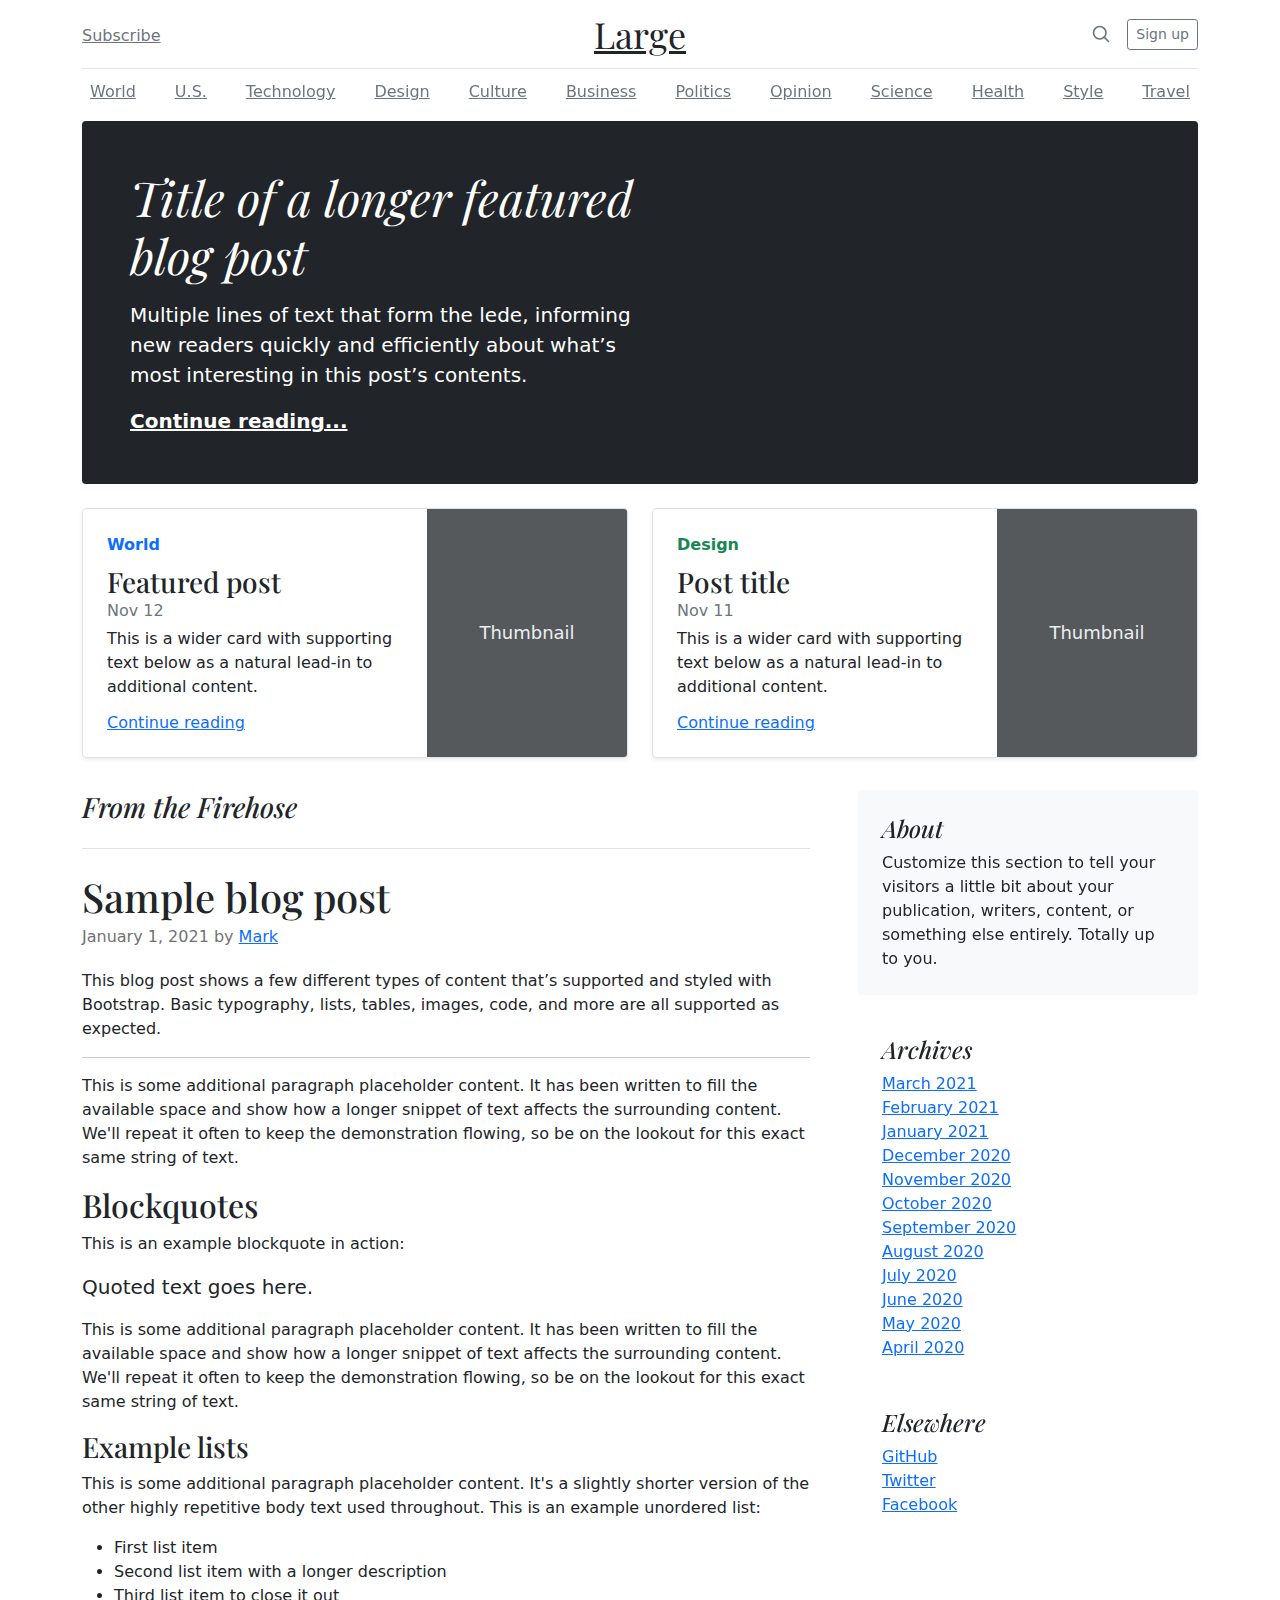
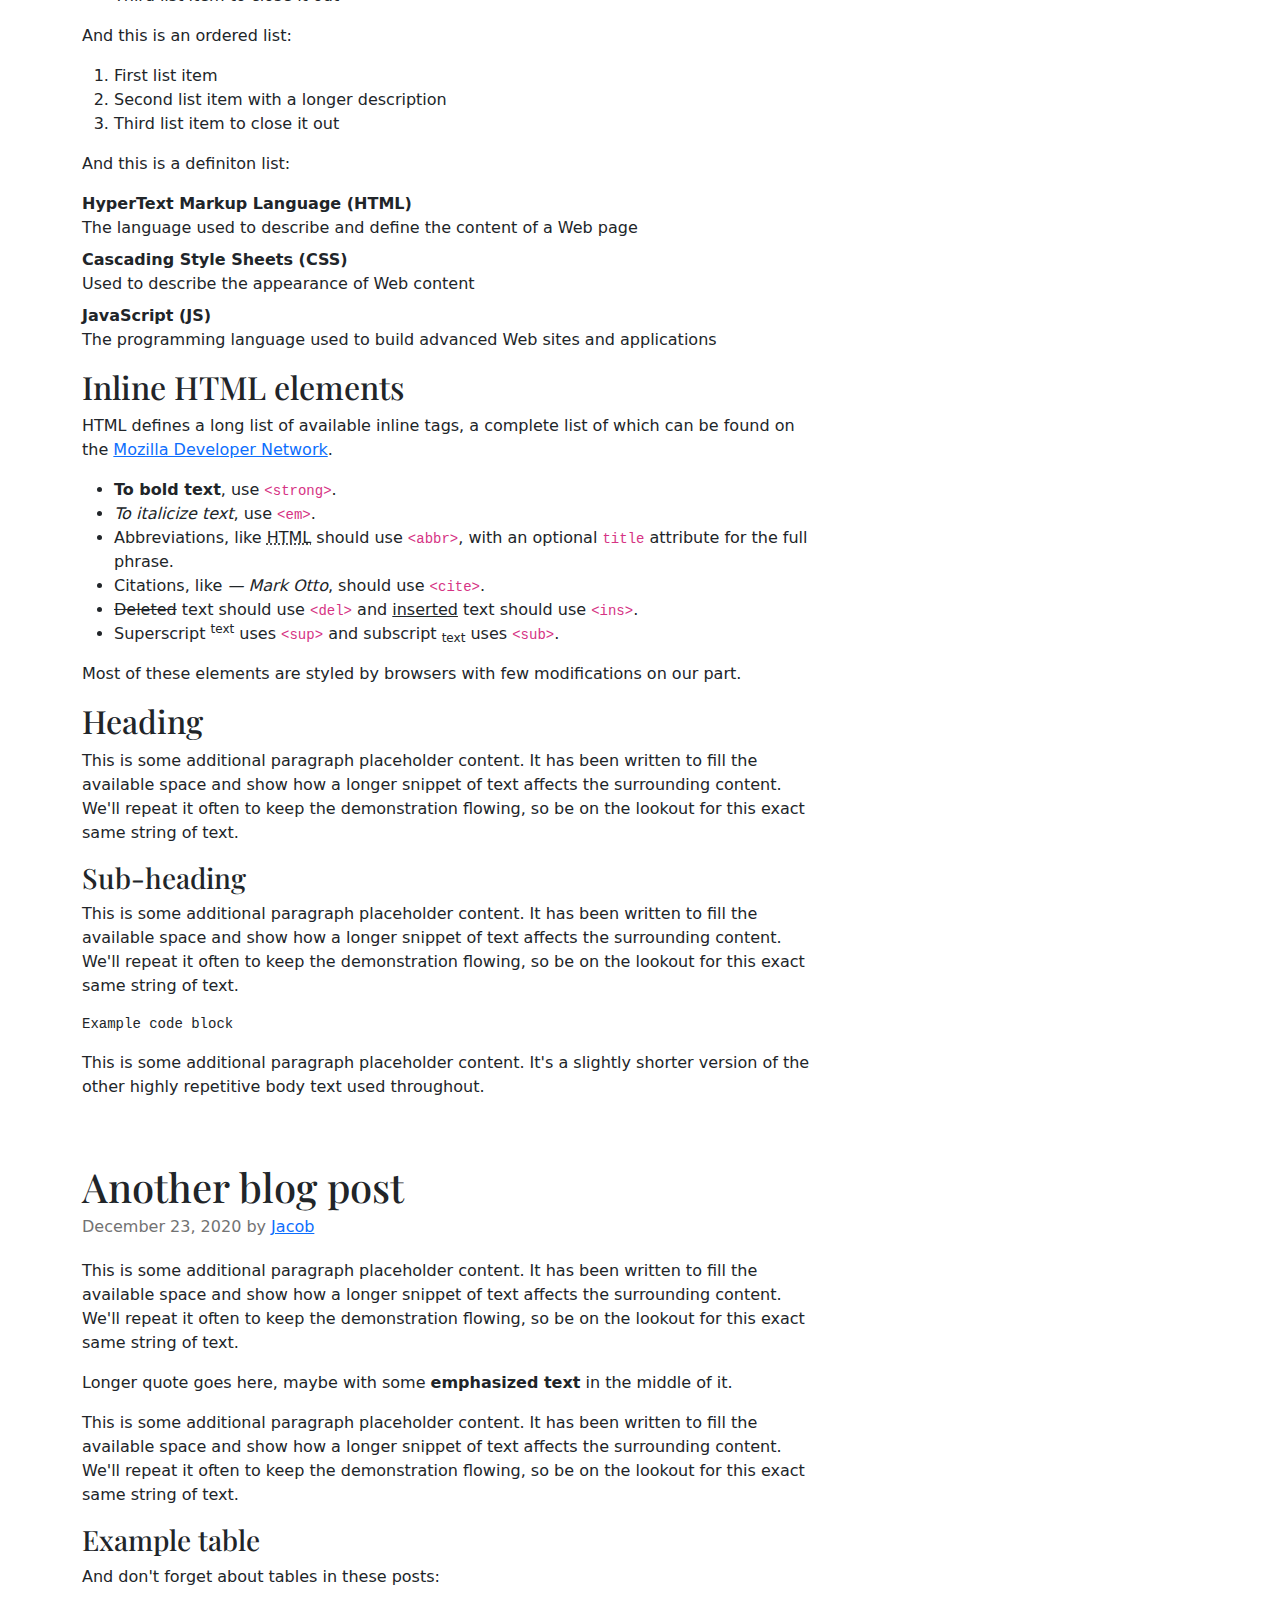
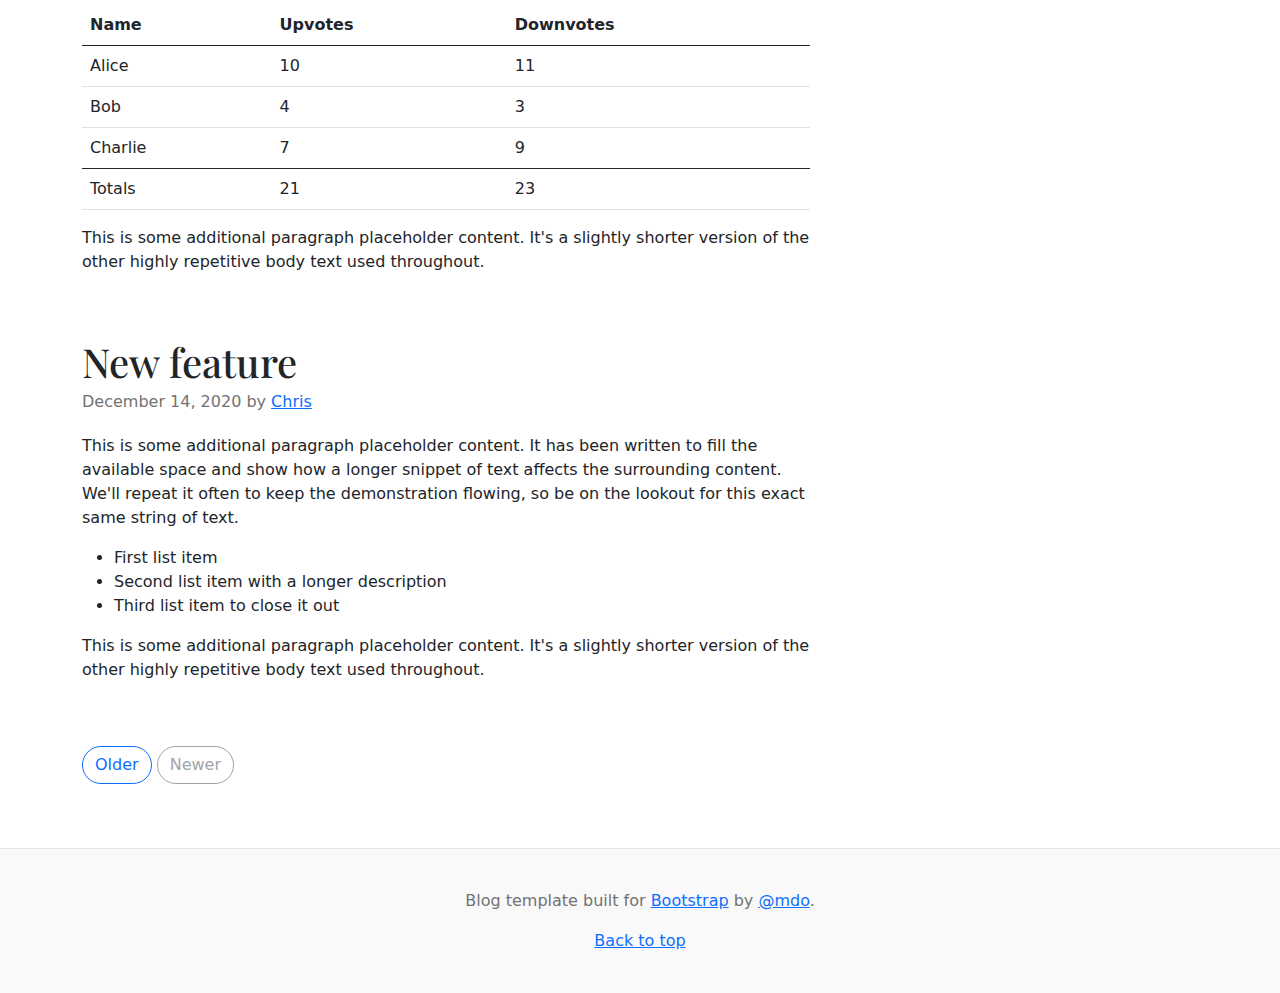
<file: teoria/esempi bootstrap/blog/index.html>
<!doctype html>
<html lang="en">
  <head>
    <meta charset="utf-8">
    <meta name="viewport" content="width=device-width, initial-scale=1">
    <meta name="description" content="">
    <meta name="author" content="Mark Otto, Jacob Thornton, and Bootstrap contributors">
    <meta name="generator" content="Hugo 0.84.0">
    <title>Blog Template · Bootstrap v5.0</title>

    <link rel="canonical" href="https://getbootstrap.com/docs/5.0/examples/blog/">

    

    <!-- Bootstrap core CSS -->
<link href="../assets/dist/css/bootstrap.min.css" rel="stylesheet">

    <style>
      .bd-placeholder-img {
        font-size: 1.125rem;
        text-anchor: middle;
        -webkit-user-select: none;
        -moz-user-select: none;
        user-select: none;
      }

      @media (min-width: 768px) {
        .bd-placeholder-img-lg {
          font-size: 3.5rem;
        }
      }
    </style>

    
    <!-- Custom styles for this template -->
    <link href="https://fonts.googleapis.com/css?family=Playfair&#43;Display:700,900&amp;display=swap" rel="stylesheet">
    <!-- Custom styles for this template -->
    <link href="blog.css" rel="stylesheet">
  </head>
  <body>
    
<div class="container">
  <header class="blog-header py-3">
    <div class="row flex-nowrap justify-content-between align-items-center">
      <div class="col-4 pt-1">
        <a class="link-secondary" href="#">Subscribe</a>
      </div>
      <div class="col-4 text-center">
        <a class="blog-header-logo text-dark" href="#">Large</a>
      </div>
      <div class="col-4 d-flex justify-content-end align-items-center">
        <a class="link-secondary" href="#" aria-label="Search">
          <svg xmlns="http://www.w3.org/2000/svg" width="20" height="20" fill="none" stroke="currentColor" stroke-linecap="round" stroke-linejoin="round" stroke-width="2" class="mx-3" role="img" viewBox="0 0 24 24"><title>Search</title><circle cx="10.5" cy="10.5" r="7.5"/><path d="M21 21l-5.2-5.2"/></svg>
        </a>
        <a class="btn btn-sm btn-outline-secondary" href="#">Sign up</a>
      </div>
    </div>
  </header>

  <div class="nav-scroller py-1 mb-2">
    <nav class="nav d-flex justify-content-between">
      <a class="p-2 link-secondary" href="#">World</a>
      <a class="p-2 link-secondary" href="#">U.S.</a>
      <a class="p-2 link-secondary" href="#">Technology</a>
      <a class="p-2 link-secondary" href="#">Design</a>
      <a class="p-2 link-secondary" href="#">Culture</a>
      <a class="p-2 link-secondary" href="#">Business</a>
      <a class="p-2 link-secondary" href="#">Politics</a>
      <a class="p-2 link-secondary" href="#">Opinion</a>
      <a class="p-2 link-secondary" href="#">Science</a>
      <a class="p-2 link-secondary" href="#">Health</a>
      <a class="p-2 link-secondary" href="#">Style</a>
      <a class="p-2 link-secondary" href="#">Travel</a>
    </nav>
  </div>
</div>

<main class="container">
  <div class="p-4 p-md-5 mb-4 text-white rounded bg-dark">
    <div class="col-md-6 px-0">
      <h1 class="display-4 fst-italic">Title of a longer featured blog post</h1>
      <p class="lead my-3">Multiple lines of text that form the lede, informing new readers quickly and efficiently about what’s most interesting in this post’s contents.</p>
      <p class="lead mb-0"><a href="#" class="text-white fw-bold">Continue reading...</a></p>
    </div>
  </div>

  <div class="row mb-2">
    <div class="col-md-6">
      <div class="row g-0 border rounded overflow-hidden flex-md-row mb-4 shadow-sm h-md-250 position-relative">
        <div class="col p-4 d-flex flex-column position-static">
          <strong class="d-inline-block mb-2 text-primary">World</strong>
          <h3 class="mb-0">Featured post</h3>
          <div class="mb-1 text-muted">Nov 12</div>
          <p class="card-text mb-auto">This is a wider card with supporting text below as a natural lead-in to additional content.</p>
          <a href="#" class="stretched-link">Continue reading</a>
        </div>
        <div class="col-auto d-none d-lg-block">
          <svg class="bd-placeholder-img" width="200" height="250" xmlns="http://www.w3.org/2000/svg" role="img" aria-label="Placeholder: Thumbnail" preserveAspectRatio="xMidYMid slice" focusable="false"><title>Placeholder</title><rect width="100%" height="100%" fill="#55595c"/><text x="50%" y="50%" fill="#eceeef" dy=".3em">Thumbnail</text></svg>

        </div>
      </div>
    </div>
    <div class="col-md-6">
      <div class="row g-0 border rounded overflow-hidden flex-md-row mb-4 shadow-sm h-md-250 position-relative">
        <div class="col p-4 d-flex flex-column position-static">
          <strong class="d-inline-block mb-2 text-success">Design</strong>
          <h3 class="mb-0">Post title</h3>
          <div class="mb-1 text-muted">Nov 11</div>
          <p class="mb-auto">This is a wider card with supporting text below as a natural lead-in to additional content.</p>
          <a href="#" class="stretched-link">Continue reading</a>
        </div>
        <div class="col-auto d-none d-lg-block">
          <svg class="bd-placeholder-img" width="200" height="250" xmlns="http://www.w3.org/2000/svg" role="img" aria-label="Placeholder: Thumbnail" preserveAspectRatio="xMidYMid slice" focusable="false"><title>Placeholder</title><rect width="100%" height="100%" fill="#55595c"/><text x="50%" y="50%" fill="#eceeef" dy=".3em">Thumbnail</text></svg>

        </div>
      </div>
    </div>
  </div>

  <div class="row g-5">
    <div class="col-md-8">
      <h3 class="pb-4 mb-4 fst-italic border-bottom">
        From the Firehose
      </h3>

      <article class="blog-post">
        <h2 class="blog-post-title">Sample blog post</h2>
        <p class="blog-post-meta">January 1, 2021 by <a href="#">Mark</a></p>

        <p>This blog post shows a few different types of content that’s supported and styled with Bootstrap. Basic typography, lists, tables, images, code, and more are all supported as expected.</p>
        <hr>
        <p>This is some additional paragraph placeholder content. It has been written to fill the available space and show how a longer snippet of text affects the surrounding content. We'll repeat it often to keep the demonstration flowing, so be on the lookout for this exact same string of text.</p>
        <h2>Blockquotes</h2>
        <p>This is an example blockquote in action:</p>
        <blockquote class="blockquote">
          <p>Quoted text goes here.</p>
        </blockquote>
        <p>This is some additional paragraph placeholder content. It has been written to fill the available space and show how a longer snippet of text affects the surrounding content. We'll repeat it often to keep the demonstration flowing, so be on the lookout for this exact same string of text.</p>
        <h3>Example lists</h3>
        <p>This is some additional paragraph placeholder content. It's a slightly shorter version of the other highly repetitive body text used throughout. This is an example unordered list:</p>
        <ul>
          <li>First list item</li>
          <li>Second list item with a longer description</li>
          <li>Third list item to close it out</li>
        </ul>
        <p>And this is an ordered list:</p>
        <ol>
          <li>First list item</li>
          <li>Second list item with a longer description</li>
          <li>Third list item to close it out</li>
        </ol>
        <p>And this is a definiton list:</p>
        <dl>
          <dt>HyperText Markup Language (HTML)</dt>
          <dd>The language used to describe and define the content of a Web page</dd>
          <dt>Cascading Style Sheets (CSS)</dt>
          <dd>Used to describe the appearance of Web content</dd>
          <dt>JavaScript (JS)</dt>
          <dd>The programming language used to build advanced Web sites and applications</dd>
        </dl>
        <h2>Inline HTML elements</h2>
        <p>HTML defines a long list of available inline tags, a complete list of which can be found on the <a href="https://developer.mozilla.org/en-US/docs/Web/HTML/Element">Mozilla Developer Network</a>.</p>
        <ul>
          <li><strong>To bold text</strong>, use <code class="language-plaintext highlighter-rouge">&lt;strong&gt;</code>.</li>
          <li><em>To italicize text</em>, use <code class="language-plaintext highlighter-rouge">&lt;em&gt;</code>.</li>
          <li>Abbreviations, like <abbr title="HyperText Markup Langage">HTML</abbr> should use <code class="language-plaintext highlighter-rouge">&lt;abbr&gt;</code>, with an optional <code class="language-plaintext highlighter-rouge">title</code> attribute for the full phrase.</li>
          <li>Citations, like <cite>— Mark Otto</cite>, should use <code class="language-plaintext highlighter-rouge">&lt;cite&gt;</code>.</li>
          <li><del>Deleted</del> text should use <code class="language-plaintext highlighter-rouge">&lt;del&gt;</code> and <ins>inserted</ins> text should use <code class="language-plaintext highlighter-rouge">&lt;ins&gt;</code>.</li>
          <li>Superscript <sup>text</sup> uses <code class="language-plaintext highlighter-rouge">&lt;sup&gt;</code> and subscript <sub>text</sub> uses <code class="language-plaintext highlighter-rouge">&lt;sub&gt;</code>.</li>
        </ul>
        <p>Most of these elements are styled by browsers with few modifications on our part.</p>
        <h2>Heading</h2>
        <p>This is some additional paragraph placeholder content. It has been written to fill the available space and show how a longer snippet of text affects the surrounding content. We'll repeat it often to keep the demonstration flowing, so be on the lookout for this exact same string of text.</p>
        <h3>Sub-heading</h3>
        <p>This is some additional paragraph placeholder content. It has been written to fill the available space and show how a longer snippet of text affects the surrounding content. We'll repeat it often to keep the demonstration flowing, so be on the lookout for this exact same string of text.</p>
        <pre><code>Example code block</code></pre>
        <p>This is some additional paragraph placeholder content. It's a slightly shorter version of the other highly repetitive body text used throughout.</p>
      </article>

      <article class="blog-post">
        <h2 class="blog-post-title">Another blog post</h2>
        <p class="blog-post-meta">December 23, 2020 by <a href="#">Jacob</a></p>

        <p>This is some additional paragraph placeholder content. It has been written to fill the available space and show how a longer snippet of text affects the surrounding content. We'll repeat it often to keep the demonstration flowing, so be on the lookout for this exact same string of text.</p>
        <blockquote>
          <p>Longer quote goes here, maybe with some <strong>emphasized text</strong> in the middle of it.</p>
        </blockquote>
        <p>This is some additional paragraph placeholder content. It has been written to fill the available space and show how a longer snippet of text affects the surrounding content. We'll repeat it often to keep the demonstration flowing, so be on the lookout for this exact same string of text.</p>
        <h3>Example table</h3>
        <p>And don't forget about tables in these posts:</p>
        <table class="table">
          <thead>
            <tr>
              <th>Name</th>
              <th>Upvotes</th>
              <th>Downvotes</th>
            </tr>
          </thead>
          <tbody>
            <tr>
              <td>Alice</td>
              <td>10</td>
              <td>11</td>
            </tr>
            <tr>
              <td>Bob</td>
              <td>4</td>
              <td>3</td>
            </tr>
            <tr>
              <td>Charlie</td>
              <td>7</td>
              <td>9</td>
            </tr>
          </tbody>
          <tfoot>
            <tr>
              <td>Totals</td>
              <td>21</td>
              <td>23</td>
            </tr>
          </tfoot>
        </table>

        <p>This is some additional paragraph placeholder content. It's a slightly shorter version of the other highly repetitive body text used throughout.</p>
      </article>

      <article class="blog-post">
        <h2 class="blog-post-title">New feature</h2>
        <p class="blog-post-meta">December 14, 2020 by <a href="#">Chris</a></p>

        <p>This is some additional paragraph placeholder content. It has been written to fill the available space and show how a longer snippet of text affects the surrounding content. We'll repeat it often to keep the demonstration flowing, so be on the lookout for this exact same string of text.</p>
        <ul>
          <li>First list item</li>
          <li>Second list item with a longer description</li>
          <li>Third list item to close it out</li>
        </ul>
        <p>This is some additional paragraph placeholder content. It's a slightly shorter version of the other highly repetitive body text used throughout.</p>
      </article>

      <nav class="blog-pagination" aria-label="Pagination">
        <a class="btn btn-outline-primary" href="#">Older</a>
        <a class="btn btn-outline-secondary disabled" href="#" tabindex="-1" aria-disabled="true">Newer</a>
      </nav>

    </div>

    <div class="col-md-4">
      <div class="position-sticky" style="top: 2rem;">
        <div class="p-4 mb-3 bg-light rounded">
          <h4 class="fst-italic">About</h4>
          <p class="mb-0">Customize this section to tell your visitors a little bit about your publication, writers, content, or something else entirely. Totally up to you.</p>
        </div>

        <div class="p-4">
          <h4 class="fst-italic">Archives</h4>
          <ol class="list-unstyled mb-0">
            <li><a href="#">March 2021</a></li>
            <li><a href="#">February 2021</a></li>
            <li><a href="#">January 2021</a></li>
            <li><a href="#">December 2020</a></li>
            <li><a href="#">November 2020</a></li>
            <li><a href="#">October 2020</a></li>
            <li><a href="#">September 2020</a></li>
            <li><a href="#">August 2020</a></li>
            <li><a href="#">July 2020</a></li>
            <li><a href="#">June 2020</a></li>
            <li><a href="#">May 2020</a></li>
            <li><a href="#">April 2020</a></li>
          </ol>
        </div>

        <div class="p-4">
          <h4 class="fst-italic">Elsewhere</h4>
          <ol class="list-unstyled">
            <li><a href="#">GitHub</a></li>
            <li><a href="#">Twitter</a></li>
            <li><a href="#">Facebook</a></li>
          </ol>
        </div>
      </div>
    </div>
  </div>

</main>

<footer class="blog-footer">
  <p>Blog template built for <a href="https://getbootstrap.com/">Bootstrap</a> by <a href="https://twitter.com/mdo">@mdo</a>.</p>
  <p>
    <a href="#">Back to top</a>
  </p>
</footer>


    
  </body>
</html>
</file>
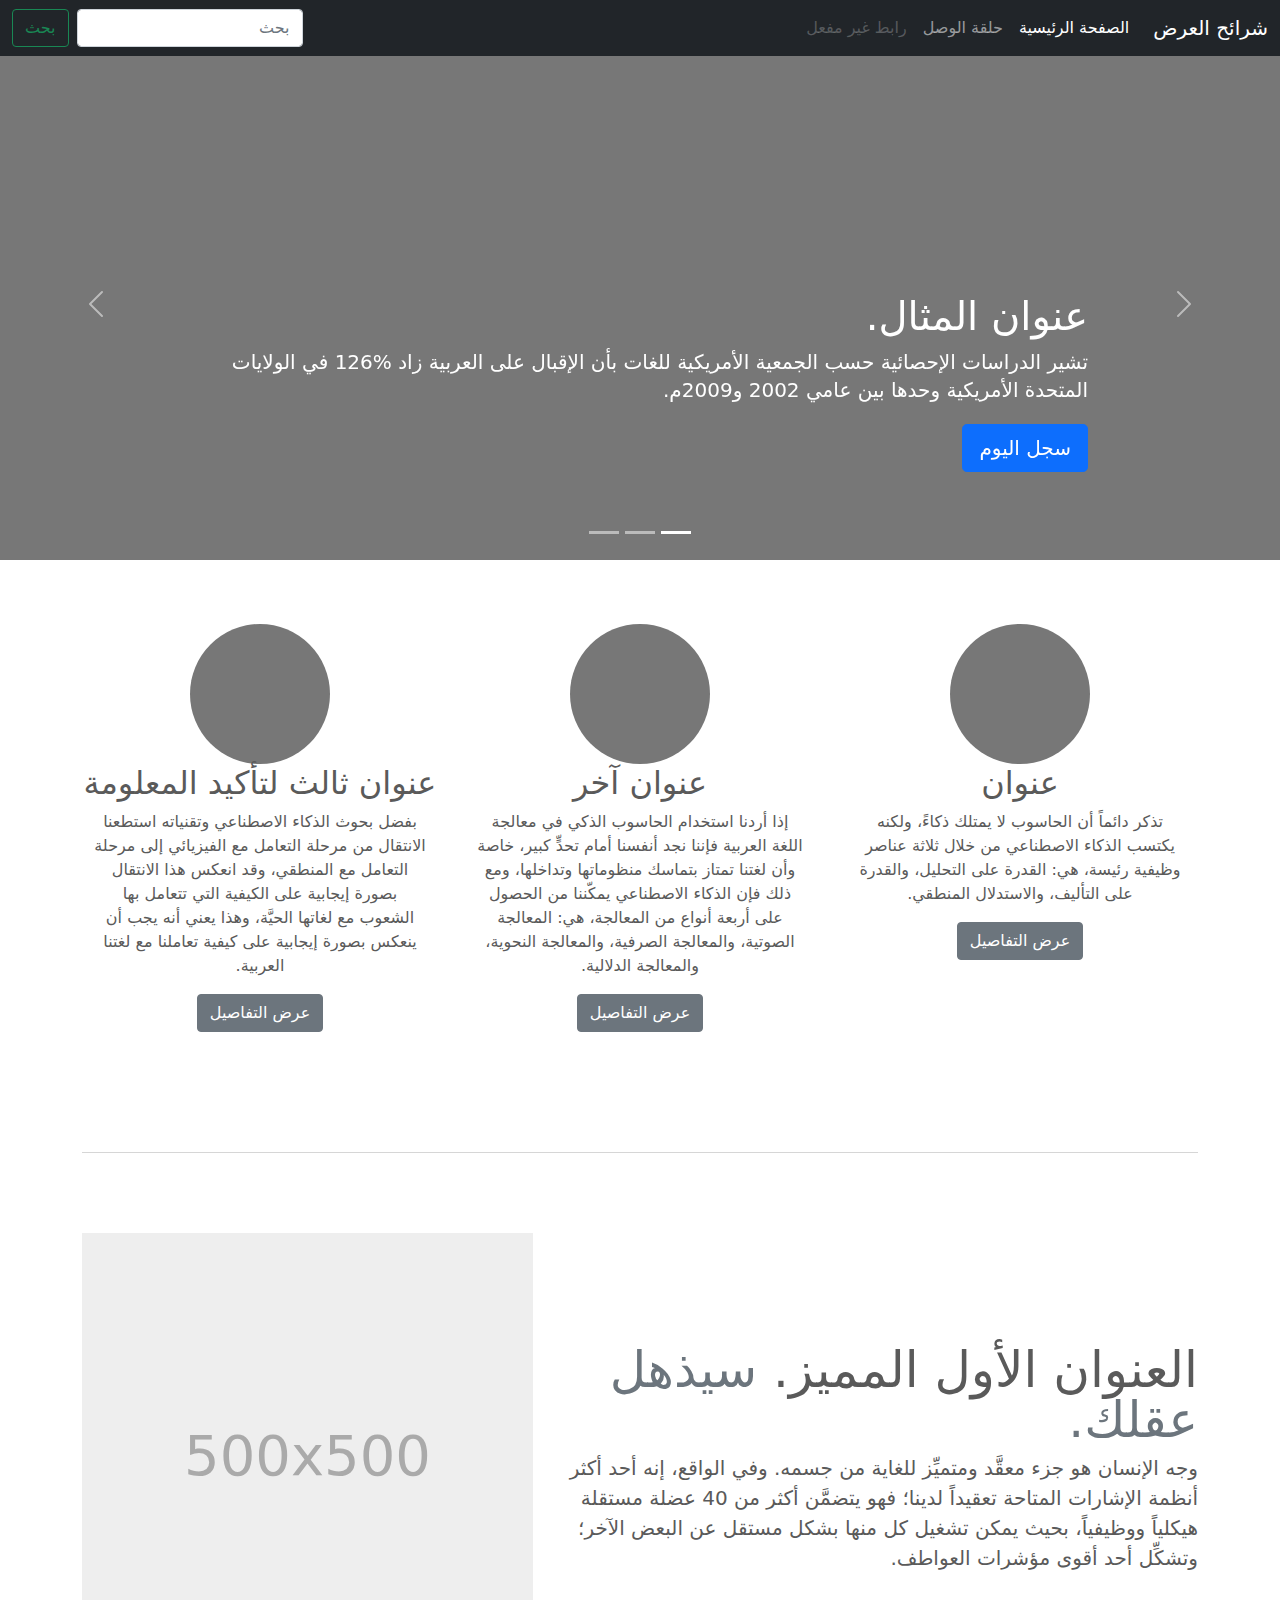
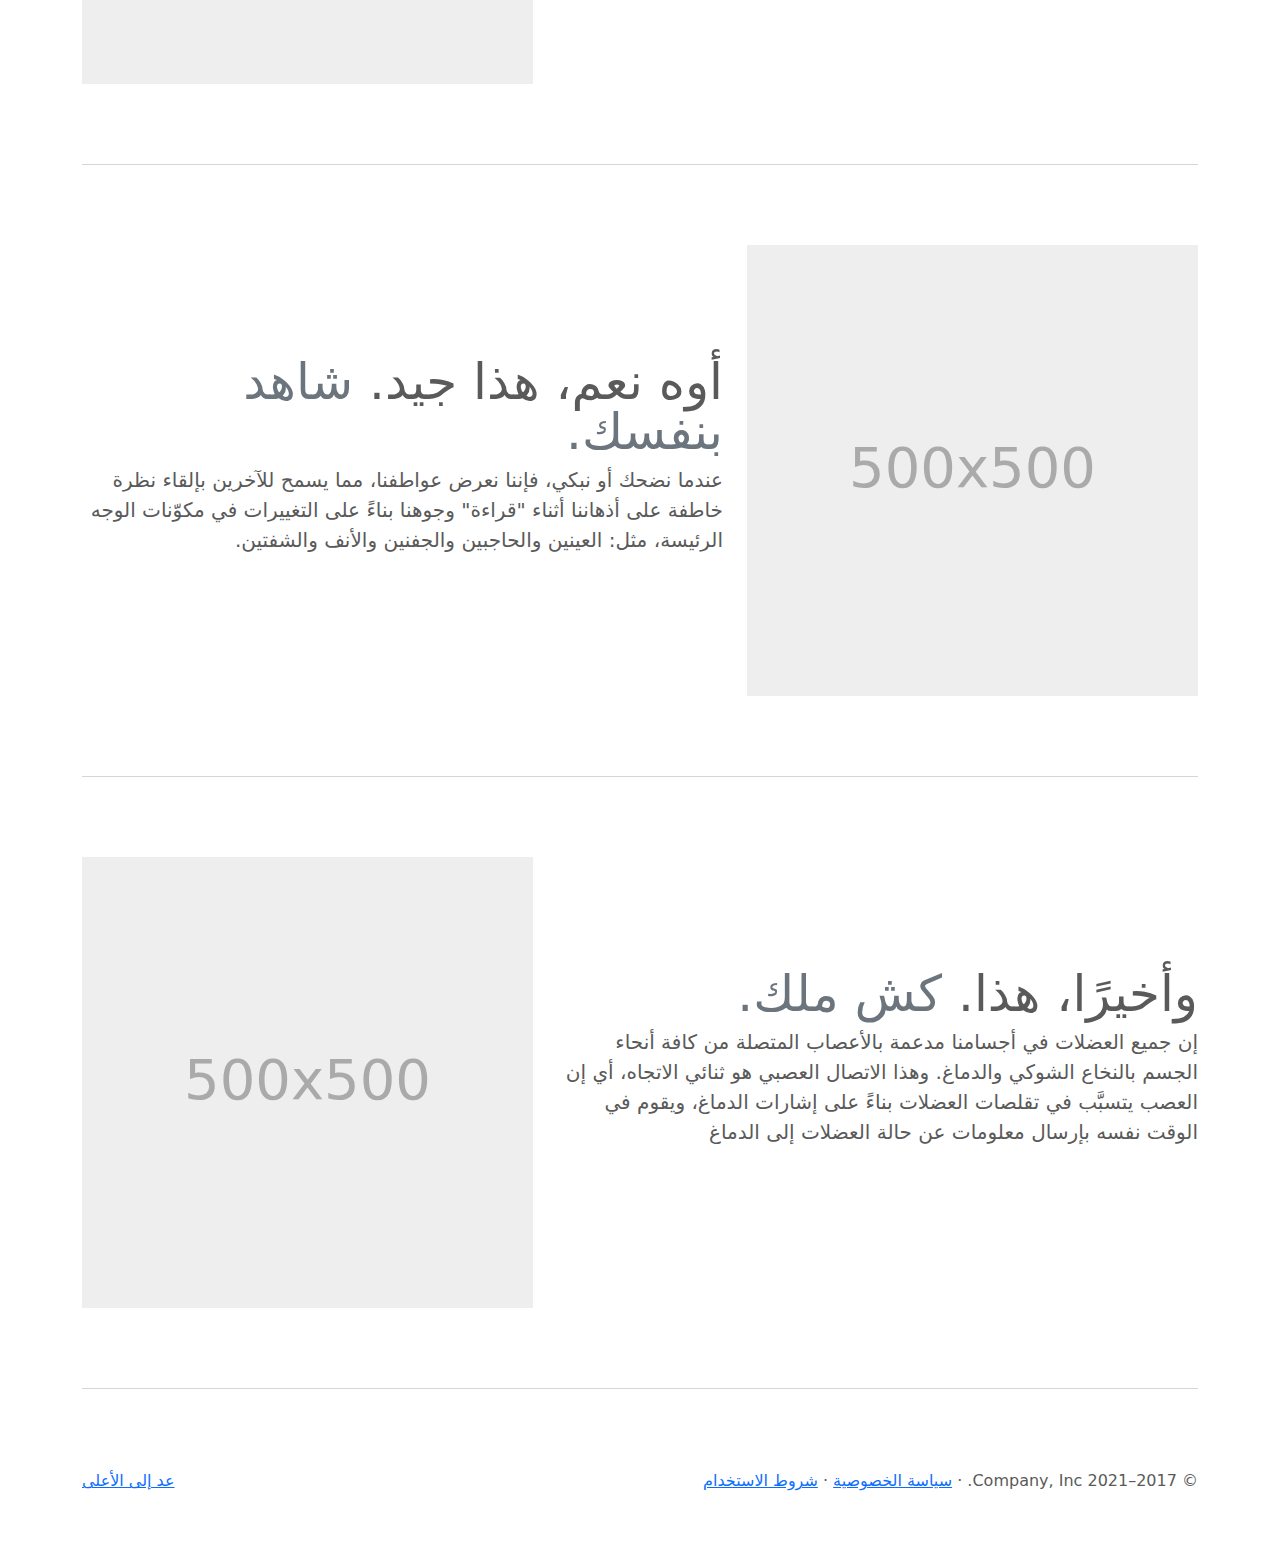
<file: teoria/esempi bootstrap/carousel-rtl/index.html>
<!doctype html>
<html lang="ar" dir="rtl">
  <head>
    <meta charset="utf-8">
    <meta name="viewport" content="width=device-width, initial-scale=1">
    <meta name="description" content="">
    <meta name="author" content="Mark Otto, Jacob Thornton, and Bootstrap contributors">
    <meta name="generator" content="Hugo 0.84.0">
    <title>قالب  شرائح العرض · Bootstrap v5.0</title>

    <link rel="canonical" href="https://getbootstrap.com/docs/5.0/examples/carousel-rtl/">

    

    <!-- Bootstrap core CSS -->
<link href="../assets/dist/css/bootstrap.rtl.min.css" rel="stylesheet">

    <style>
      .bd-placeholder-img {
        font-size: 1.125rem;
        text-anchor: middle;
        -webkit-user-select: none;
        -moz-user-select: none;
        user-select: none;
      }

      @media (min-width: 768px) {
        .bd-placeholder-img-lg {
          font-size: 3.5rem;
        }
      }
    </style>

    
    <!-- Custom styles for this template -->
    <link href="../carousel/carousel.rtl.css" rel="stylesheet">
  </head>
  <body>
    
<header>
  <nav class="navbar navbar-expand-md navbar-dark fixed-top bg-dark">
    <div class="container-fluid">
      <a class="navbar-brand" href="#">شرائح العرض</a>
      <button class="navbar-toggler" type="button" data-bs-toggle="collapse" data-bs-target="#navbarCollapse" aria-controls="navbarCollapse" aria-expanded="false" aria-label="تبديل التنقل">
        <span class="navbar-toggler-icon"></span>
      </button>
      <div class="collapse navbar-collapse" id="navbarCollapse">
        <ul class="navbar-nav me-auto mb-2 mb-md-0">
          <li class="nav-item">
            <a class="nav-link active" aria-current="page" href="#">الصفحة الرئيسية</a>
          </li>
          <li class="nav-item">
            <a class="nav-link" href="#">حلقة الوصل</a>
          </li>
          <li class="nav-item">
            <a class="nav-link disabled" href="#" tabindex="-1" aria-disabled="true">رابط غير مفعل</a>
          </li>
        </ul>
        <form class="d-flex">
          <input class="form-control me-2" type="search" placeholder="بحث" aria-label="بحث">
          <button class="btn btn-outline-success" type="submit">بحث</button>
        </form>
      </div>
    </div>
  </nav>
</header>

<main>

  <div id="myCarousel" class="carousel slide" data-bs-ride="carousel">
    <div class="carousel-indicators">
      <button type="button" data-bs-target="#myCarousel" data-bs-slide-to="0" class="active" aria-current="true" aria-label="Slide 1"></button>
      <button type="button" data-bs-target="#myCarousel" data-bs-slide-to="1" aria-label="Slide 2"></button>
      <button type="button" data-bs-target="#myCarousel" data-bs-slide-to="2" aria-label="Slide 3"></button>
    </div>
    <div class="carousel-inner">
      <div class="carousel-item active">
        <svg class="bd-placeholder-img" width="100%" height="100%" xmlns="http://www.w3.org/2000/svg" aria-hidden="true" preserveAspectRatio="xMidYMid slice" focusable="false"><rect width="100%" height="100%" fill="#777"/></svg>

        <div class="container">
          <div class="carousel-caption text-start">
            <h1>عنوان المثال.</h1>
            <p>تشير الدراسات الإحصائية حسب الجمعية الأمريكية للغات بأن الإقبال على العربية زاد %126 في الولايات المتحدة الأمريكية وحدها بين عامي 2002 و2009م.</p>
            <p><a class="btn btn-lg btn-primary" href="#">سجل اليوم</a></p>
          </div>
        </div>
      </div>
      <div class="carousel-item">
        <svg class="bd-placeholder-img" width="100%" height="100%" xmlns="http://www.w3.org/2000/svg" aria-hidden="true" preserveAspectRatio="xMidYMid slice" focusable="false"><rect width="100%" height="100%" fill="#777"/></svg>

        <div class="container">
          <div class="carousel-caption">
            <h1>عنوان مثال آخر.</h1>
            <p>حسب المجلس الثقافي البريطاني فإن تعليم الإنجليزية داخل بريطانيا يسهم في تعزيز اقتصادها بما يتجاوز ملياري جنيه سنوياً، كما أنه وفر أكثر من 26 ألف وظيفة.</p>
            <p><a class="btn btn-lg btn-primary" href="#">أعرف أكثر</a></p>
          </div>
        </div>
      </div>
      <div class="carousel-item">
        <svg class="bd-placeholder-img" width="100%" height="100%" xmlns="http://www.w3.org/2000/svg" aria-hidden="true" preserveAspectRatio="xMidYMid slice" focusable="false"><rect width="100%" height="100%" fill="#777"/></svg>

        <div class="container">
          <div class="carousel-caption text-end">
            <h1>واحد أكثر لقياس جيد.</h1>
            <p>الإحصاءات لحجم الاستثمار اللغوي خارج بريطانيا تتفاوت من سنة لأخرى إلا أن المدير التنفيذي للمجلس الثقافي البريطاني إدي بايرز يرى أن استثمار تعليم الإنجليزية في الخارج لا يحسب على المستوى المالي فحسب بل على المستوى السياسي أيضاً.</p>
            <p><a class="btn btn-lg btn-primary" href="#">تصفح المعرض</a></p>
          </div>
        </div>
      </div>
    </div>
    <button class="carousel-control-prev" type="button" data-bs-target="#myCarousel" data-bs-slide="prev">
      <span class="carousel-control-prev-icon" aria-hidden="true"></span>
      <span class="visually-hidden">السابق</span>
    </button>
    <button class="carousel-control-next" type="button" data-bs-target="#myCarousel" data-bs-slide="next">
      <span class="carousel-control-next-icon" aria-hidden="true"></span>
      <span class="visually-hidden">التالي</span>
    </button>
  </div>


  <!-- Marketing messaging and featurettes
  ================================================== -->
  <!-- Wrap the rest of the page in another container to center all the content. -->

  <div class="container marketing">

    <!-- Three columns of text below the carousel -->
    <div class="row">
      <div class="col-lg-4">
        <svg class="bd-placeholder-img rounded-circle" width="140" height="140" xmlns="http://www.w3.org/2000/svg" role="img" aria-label="Placeholder: 140x140" preserveAspectRatio="xMidYMid slice" focusable="false"><title>Placeholder</title><rect width="100%" height="100%" fill="#777"/><text x="50%" y="50%" fill="#777" dy=".3em">140x140</text></svg>

        <h2>عنوان</h2>
        <p>تذكر دائماً أن الحاسوب لا يمتلك ذكاءً، ولكنه يكتسب الذكاء الاصطناعي من خلال ثلاثة عناصر وظيفية رئيسة، هي: القدرة على التحليل، والقدرة على التأليف، والاستدلال المنطقي.</p>
        <p><a class="btn btn-secondary" href="#">عرض التفاصيل</a></p>
      </div><!-- /.col-lg-4 -->
      <div class="col-lg-4">
        <svg class="bd-placeholder-img rounded-circle" width="140" height="140" xmlns="http://www.w3.org/2000/svg" role="img" aria-label="Placeholder: 140x140" preserveAspectRatio="xMidYMid slice" focusable="false"><title>Placeholder</title><rect width="100%" height="100%" fill="#777"/><text x="50%" y="50%" fill="#777" dy=".3em">140x140</text></svg>

        <h2>عنوان آخر</h2>
        <p>إذا أردنا استخدام الحاسوب الذكي في معالجة اللغة العربية فإننا نجد أنفسنا أمام تحدٍّ كبير، خاصة وأن لغتنا تمتاز بتماسك منظوماتها وتداخلها، ومع ذلك فإن الذكاء الاصطناعي يمكّننا من الحصول على أربعة أنواع من المعالجة، هي: المعالجة الصوتية، والمعالجة الصرفية، والمعالجة النحوية، والمعالجة الدلالية.</p>
        <p><a class="btn btn-secondary" href="#">عرض التفاصيل</a></p>
      </div><!-- /.col-lg-4 -->
      <div class="col-lg-4">
        <svg class="bd-placeholder-img rounded-circle" width="140" height="140" xmlns="http://www.w3.org/2000/svg" role="img" aria-label="Placeholder: 140x140" preserveAspectRatio="xMidYMid slice" focusable="false"><title>Placeholder</title><rect width="100%" height="100%" fill="#777"/><text x="50%" y="50%" fill="#777" dy=".3em">140x140</text></svg>

        <h2>عنوان ثالث لتأكيد المعلومة</h2>
        <p>بفضل بحوث الذكاء الاصطناعي وتقنياته استطعنا الانتقال من مرحلة التعامل مع الفيزيائي إلى مرحلة التعامل مع المنطقي، وقد انعكس هذا الانتقال بصورة إيجابية على الكيفية التي تتعامل بها الشعوب مع لغاتها الحيَّة، وهذا يعني أنه يجب أن ينعكس بصورة إيجابية على كيفية تعاملنا مع لغتنا العربية.</p>
        <p><a class="btn btn-secondary" href="#">عرض التفاصيل</a></p>
      </div><!-- /.col-lg-4 -->
    </div><!-- /.row -->


    <!-- START THE FEATURETTES -->

    <hr class="featurette-divider">

    <div class="row featurette">
      <div class="col-md-7">
        <h2 class="featurette-heading">العنوان الأول المميز. <span class="text-muted"> سيذهل عقلك. </span></h2>
        <p class="lead">وجه الإنسان هو جزء معقَّد ومتميِّز للغاية من جسمه. وفي الواقع، إنه أحد أكثر أنظمة الإشارات المتاحة تعقيداً لدينا؛ فهو يتضمَّن أكثر من 40 عضلة مستقلة هيكلياً ووظيفياً، بحيث يمكن تشغيل كل منها بشكل مستقل عن البعض الآخر؛ وتشكِّل أحد أقوى مؤشرات العواطف.</p>
      </div>
      <div class="col-md-5">
        <svg class="bd-placeholder-img bd-placeholder-img-lg featurette-image img-fluid mx-auto" width="500" height="500" xmlns="http://www.w3.org/2000/svg" role="img" aria-label="Placeholder: 500x500" preserveAspectRatio="xMidYMid slice" focusable="false"><title>Placeholder</title><rect width="100%" height="100%" fill="#eee"/><text x="50%" y="50%" fill="#aaa" dy=".3em">500x500</text></svg>

      </div>
    </div>

    <hr class="featurette-divider">

    <div class="row featurette">
      <div class="col-md-7 order-md-2">
        <h2 class="featurette-heading">أوه نعم، هذا جيد. <span class="text-muted"> شاهد بنفسك. </span></h2>
        <p class="lead">عندما نضحك أو نبكي، فإننا نعرض عواطفنا، مما يسمح للآخرين بإلقاء نظرة خاطفة على أذهاننا أثناء "قراءة" وجوهنا بناءً على التغييرات في مكوّنات الوجه الرئيسة، مثل: العينين والحاجبين والجفنين والأنف والشفتين.</p>
      </div>
      <div class="col-md-5 order-md-1">
        <svg class="bd-placeholder-img bd-placeholder-img-lg featurette-image img-fluid mx-auto" width="500" height="500" xmlns="http://www.w3.org/2000/svg" role="img" aria-label="Placeholder: 500x500" preserveAspectRatio="xMidYMid slice" focusable="false"><title>Placeholder</title><rect width="100%" height="100%" fill="#eee"/><text x="50%" y="50%" fill="#aaa" dy=".3em">500x500</text></svg>

      </div>
    </div>

    <hr class="featurette-divider">

    <div class="row featurette">
      <div class="col-md-7">
        <h2 class="featurette-heading">وأخيرًا، هذا. <span class="text-muted"> كش ملك. </span></h2>
        <p class="lead">إن جميع العضلات في أجسامنا مدعمة بالأعصاب المتصلة من كافة أنحاء الجسم بالنخاع الشوكي والدماغ. وهذا الاتصال العصبي هو ثنائي الاتجاه، أي إن العصب يتسبَّب في تقلصات العضلات بناءً على إشارات الدماغ، ويقوم في الوقت نفسه بإرسال معلومات عن حالة العضلات إلى الدماغ</p>
      </div>
      <div class="col-md-5">
        <svg class="bd-placeholder-img bd-placeholder-img-lg featurette-image img-fluid mx-auto" width="500" height="500" xmlns="http://www.w3.org/2000/svg" role="img" aria-label="Placeholder: 500x500" preserveAspectRatio="xMidYMid slice" focusable="false"><title>Placeholder</title><rect width="100%" height="100%" fill="#eee"/><text x="50%" y="50%" fill="#aaa" dy=".3em">500x500</text></svg>

      </div>
    </div>

    <hr class="featurette-divider">

    <!-- /END THE FEATURETTES -->

  </div><!-- /.container -->


  <!-- FOOTER -->
  <footer class="container">
    <p class="float-end"><a href="#">عد إلى الأعلى</a></p>
    <p>&copy; 2017–2021 Company, Inc. &middot; <a href="#">سياسة الخصوصية</a> &middot; <a href="#">شروط الاستخدام</a></p>
  </footer>
</main>


    <script src="../assets/dist/js/bootstrap.bundle.min.js"></script>

      
  </body>
</html>
</file>
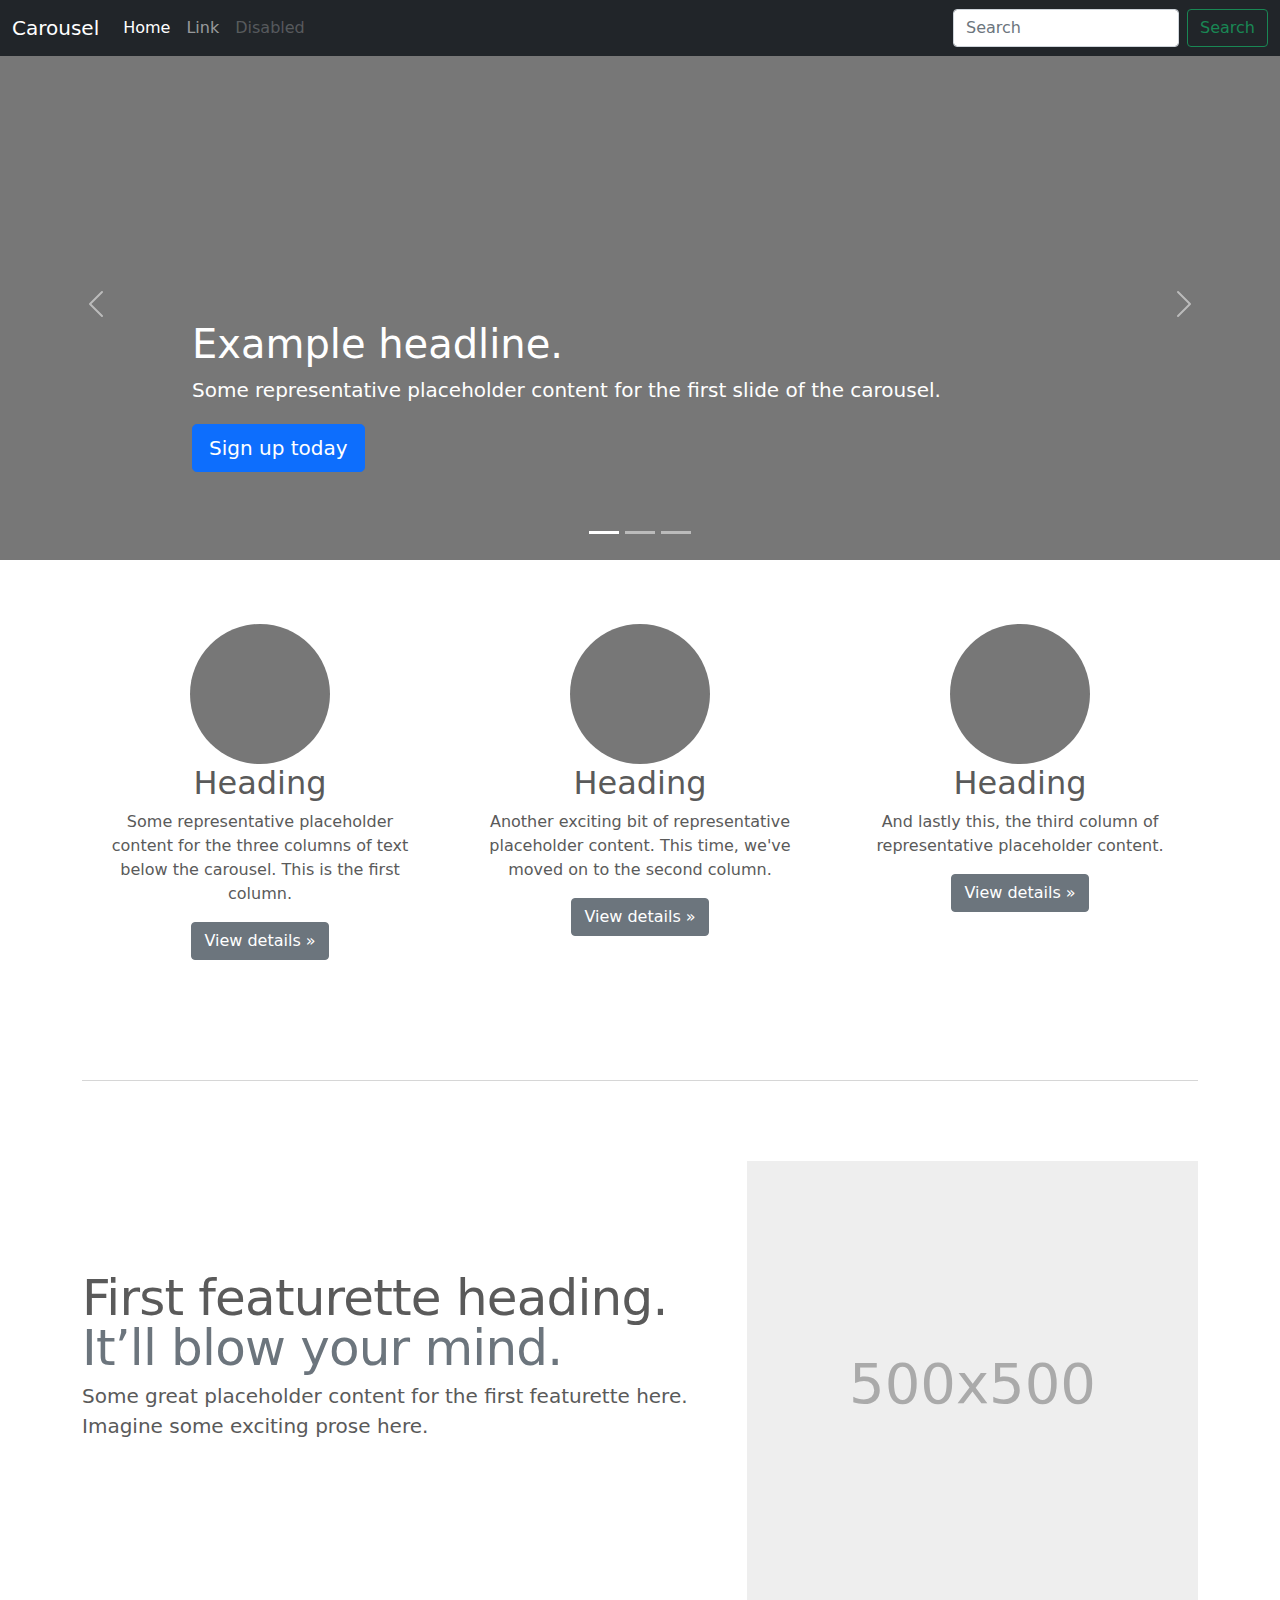
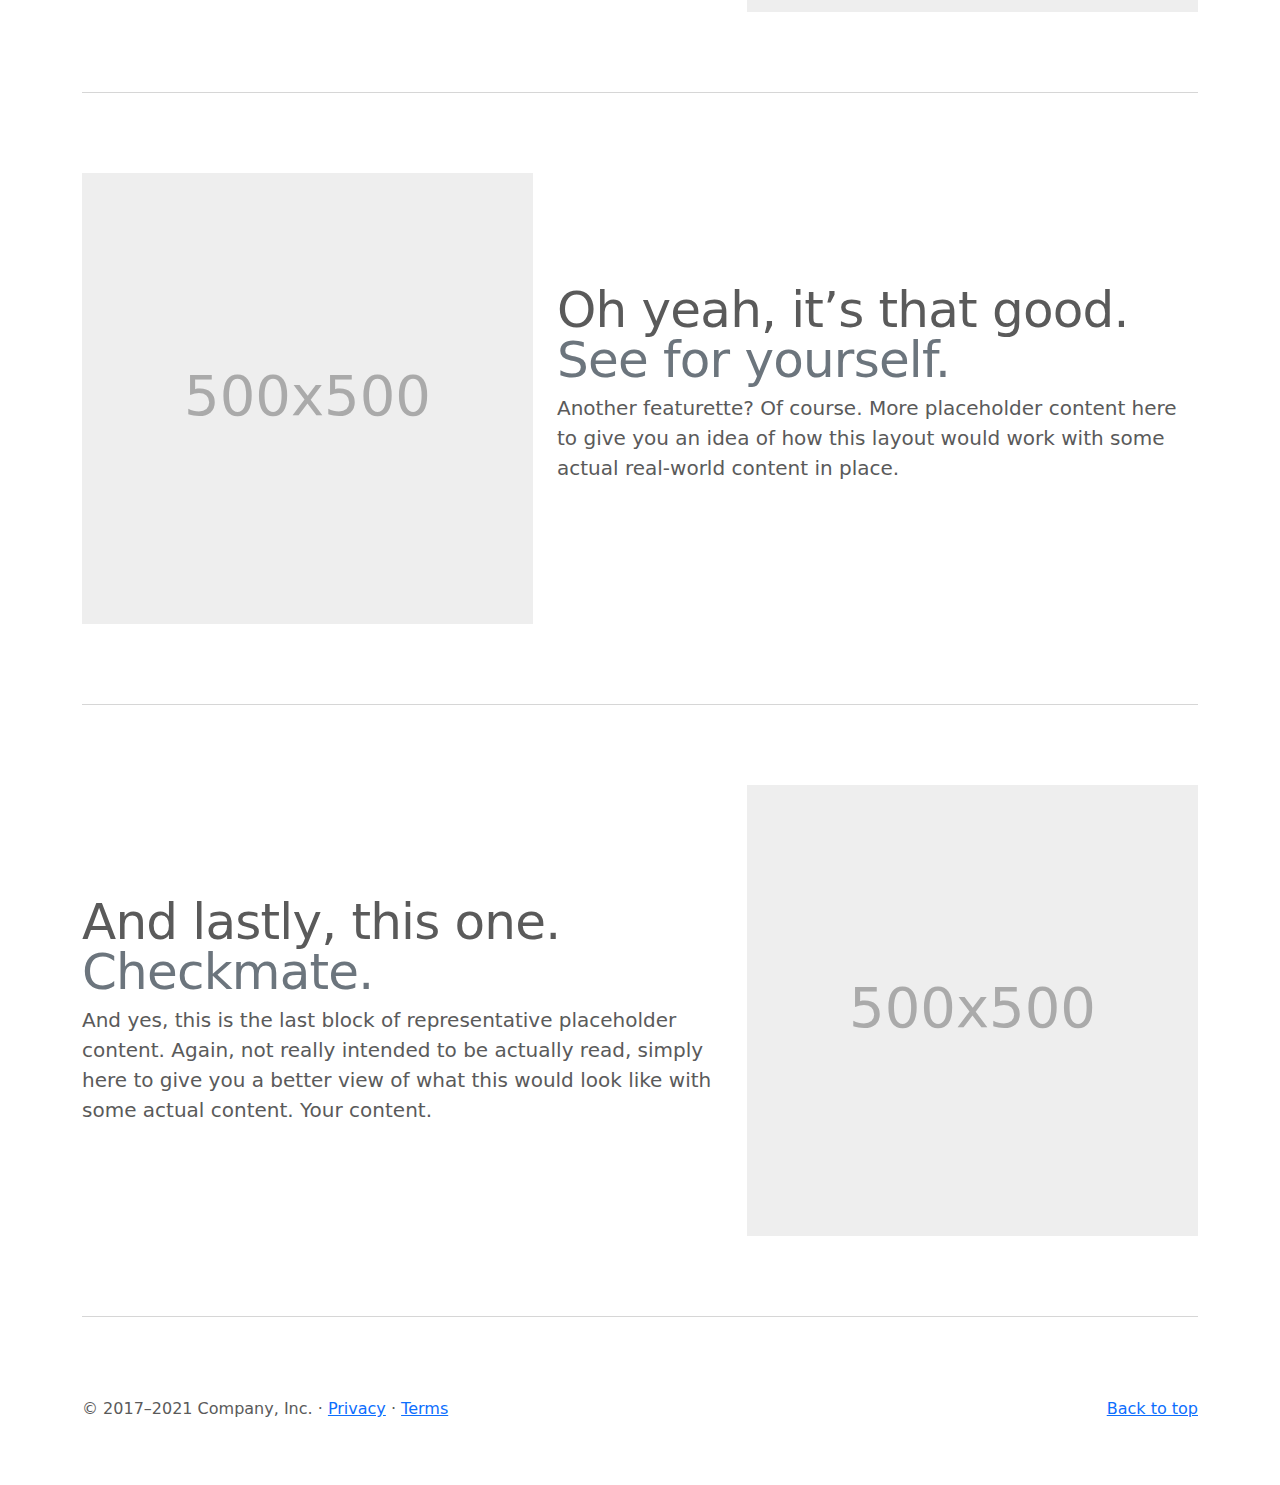
<file: teoria/esempi bootstrap/carousel/index.html>
<!doctype html>
<html lang="en">
  <head>
    <meta charset="utf-8">
    <meta name="viewport" content="width=device-width, initial-scale=1">
    <meta name="description" content="">
    <meta name="author" content="Mark Otto, Jacob Thornton, and Bootstrap contributors">
    <meta name="generator" content="Hugo 0.84.0">
    <title>Carousel Template · Bootstrap v5.0</title>

    <link rel="canonical" href="https://getbootstrap.com/docs/5.0/examples/carousel/">

    

    <!-- Bootstrap core CSS -->
<link href="../assets/dist/css/bootstrap.min.css" rel="stylesheet">

    <style>
      .bd-placeholder-img {
        font-size: 1.125rem;
        text-anchor: middle;
        -webkit-user-select: none;
        -moz-user-select: none;
        user-select: none;
      }

      @media (min-width: 768px) {
        .bd-placeholder-img-lg {
          font-size: 3.5rem;
        }
      }
    </style>

    
    <!-- Custom styles for this template -->
    <link href="carousel.css" rel="stylesheet">
  </head>
  <body>
    
<header>
  <nav class="navbar navbar-expand-md navbar-dark fixed-top bg-dark">
    <div class="container-fluid">
      <a class="navbar-brand" href="#">Carousel</a>
      <button class="navbar-toggler" type="button" data-bs-toggle="collapse" data-bs-target="#navbarCollapse" aria-controls="navbarCollapse" aria-expanded="false" aria-label="Toggle navigation">
        <span class="navbar-toggler-icon"></span>
      </button>
      <div class="collapse navbar-collapse" id="navbarCollapse">
        <ul class="navbar-nav me-auto mb-2 mb-md-0">
          <li class="nav-item">
            <a class="nav-link active" aria-current="page" href="#">Home</a>
          </li>
          <li class="nav-item">
            <a class="nav-link" href="#">Link</a>
          </li>
          <li class="nav-item">
            <a class="nav-link disabled" href="#" tabindex="-1" aria-disabled="true">Disabled</a>
          </li>
        </ul>
        <form class="d-flex">
          <input class="form-control me-2" type="search" placeholder="Search" aria-label="Search">
          <button class="btn btn-outline-success" type="submit">Search</button>
        </form>
      </div>
    </div>
  </nav>
</header>

<main>

  <div id="myCarousel" class="carousel slide" data-bs-ride="carousel">
    <div class="carousel-indicators">
      <button type="button" data-bs-target="#myCarousel" data-bs-slide-to="0" class="active" aria-current="true" aria-label="Slide 1"></button>
      <button type="button" data-bs-target="#myCarousel" data-bs-slide-to="1" aria-label="Slide 2"></button>
      <button type="button" data-bs-target="#myCarousel" data-bs-slide-to="2" aria-label="Slide 3"></button>
    </div>
    <div class="carousel-inner">
      <div class="carousel-item active">
        <svg class="bd-placeholder-img" width="100%" height="100%" xmlns="http://www.w3.org/2000/svg" aria-hidden="true" preserveAspectRatio="xMidYMid slice" focusable="false"><rect width="100%" height="100%" fill="#777"/></svg>

        <div class="container">
          <div class="carousel-caption text-start">
            <h1>Example headline.</h1>
            <p>Some representative placeholder content for the first slide of the carousel.</p>
            <p><a class="btn btn-lg btn-primary" href="#">Sign up today</a></p>
          </div>
        </div>
      </div>
      <div class="carousel-item">
        <svg class="bd-placeholder-img" width="100%" height="100%" xmlns="http://www.w3.org/2000/svg" aria-hidden="true" preserveAspectRatio="xMidYMid slice" focusable="false"><rect width="100%" height="100%" fill="#777"/></svg>

        <div class="container">
          <div class="carousel-caption">
            <h1>Another example headline.</h1>
            <p>Some representative placeholder content for the second slide of the carousel.</p>
            <p><a class="btn btn-lg btn-primary" href="#">Learn more</a></p>
          </div>
        </div>
      </div>
      <div class="carousel-item">
        <svg class="bd-placeholder-img" width="100%" height="100%" xmlns="http://www.w3.org/2000/svg" aria-hidden="true" preserveAspectRatio="xMidYMid slice" focusable="false"><rect width="100%" height="100%" fill="#777"/></svg>

        <div class="container">
          <div class="carousel-caption text-end">
            <h1>One more for good measure.</h1>
            <p>Some representative placeholder content for the third slide of this carousel.</p>
            <p><a class="btn btn-lg btn-primary" href="#">Browse gallery</a></p>
          </div>
        </div>
      </div>
    </div>
    <button class="carousel-control-prev" type="button" data-bs-target="#myCarousel" data-bs-slide="prev">
      <span class="carousel-control-prev-icon" aria-hidden="true"></span>
      <span class="visually-hidden">Previous</span>
    </button>
    <button class="carousel-control-next" type="button" data-bs-target="#myCarousel" data-bs-slide="next">
      <span class="carousel-control-next-icon" aria-hidden="true"></span>
      <span class="visually-hidden">Next</span>
    </button>
  </div>


  <!-- Marketing messaging and featurettes
  ================================================== -->
  <!-- Wrap the rest of the page in another container to center all the content. -->

  <div class="container marketing">

    <!-- Three columns of text below the carousel -->
    <div class="row">
      <div class="col-lg-4">
        <svg class="bd-placeholder-img rounded-circle" width="140" height="140" xmlns="http://www.w3.org/2000/svg" role="img" aria-label="Placeholder: 140x140" preserveAspectRatio="xMidYMid slice" focusable="false"><title>Placeholder</title><rect width="100%" height="100%" fill="#777"/><text x="50%" y="50%" fill="#777" dy=".3em">140x140</text></svg>

        <h2>Heading</h2>
        <p>Some representative placeholder content for the three columns of text below the carousel. This is the first column.</p>
        <p><a class="btn btn-secondary" href="#">View details &raquo;</a></p>
      </div><!-- /.col-lg-4 -->
      <div class="col-lg-4">
        <svg class="bd-placeholder-img rounded-circle" width="140" height="140" xmlns="http://www.w3.org/2000/svg" role="img" aria-label="Placeholder: 140x140" preserveAspectRatio="xMidYMid slice" focusable="false"><title>Placeholder</title><rect width="100%" height="100%" fill="#777"/><text x="50%" y="50%" fill="#777" dy=".3em">140x140</text></svg>

        <h2>Heading</h2>
        <p>Another exciting bit of representative placeholder content. This time, we've moved on to the second column.</p>
        <p><a class="btn btn-secondary" href="#">View details &raquo;</a></p>
      </div><!-- /.col-lg-4 -->
      <div class="col-lg-4">
        <svg class="bd-placeholder-img rounded-circle" width="140" height="140" xmlns="http://www.w3.org/2000/svg" role="img" aria-label="Placeholder: 140x140" preserveAspectRatio="xMidYMid slice" focusable="false"><title>Placeholder</title><rect width="100%" height="100%" fill="#777"/><text x="50%" y="50%" fill="#777" dy=".3em">140x140</text></svg>

        <h2>Heading</h2>
        <p>And lastly this, the third column of representative placeholder content.</p>
        <p><a class="btn btn-secondary" href="#">View details &raquo;</a></p>
      </div><!-- /.col-lg-4 -->
    </div><!-- /.row -->


    <!-- START THE FEATURETTES -->

    <hr class="featurette-divider">

    <div class="row featurette">
      <div class="col-md-7">
        <h2 class="featurette-heading">First featurette heading. <span class="text-muted">It’ll blow your mind.</span></h2>
        <p class="lead">Some great placeholder content for the first featurette here. Imagine some exciting prose here.</p>
      </div>
      <div class="col-md-5">
        <svg class="bd-placeholder-img bd-placeholder-img-lg featurette-image img-fluid mx-auto" width="500" height="500" xmlns="http://www.w3.org/2000/svg" role="img" aria-label="Placeholder: 500x500" preserveAspectRatio="xMidYMid slice" focusable="false"><title>Placeholder</title><rect width="100%" height="100%" fill="#eee"/><text x="50%" y="50%" fill="#aaa" dy=".3em">500x500</text></svg>

      </div>
    </div>

    <hr class="featurette-divider">

    <div class="row featurette">
      <div class="col-md-7 order-md-2">
        <h2 class="featurette-heading">Oh yeah, it’s that good. <span class="text-muted">See for yourself.</span></h2>
        <p class="lead">Another featurette? Of course. More placeholder content here to give you an idea of how this layout would work with some actual real-world content in place.</p>
      </div>
      <div class="col-md-5 order-md-1">
        <svg class="bd-placeholder-img bd-placeholder-img-lg featurette-image img-fluid mx-auto" width="500" height="500" xmlns="http://www.w3.org/2000/svg" role="img" aria-label="Placeholder: 500x500" preserveAspectRatio="xMidYMid slice" focusable="false"><title>Placeholder</title><rect width="100%" height="100%" fill="#eee"/><text x="50%" y="50%" fill="#aaa" dy=".3em">500x500</text></svg>

      </div>
    </div>

    <hr class="featurette-divider">

    <div class="row featurette">
      <div class="col-md-7">
        <h2 class="featurette-heading">And lastly, this one. <span class="text-muted">Checkmate.</span></h2>
        <p class="lead">And yes, this is the last block of representative placeholder content. Again, not really intended to be actually read, simply here to give you a better view of what this would look like with some actual content. Your content.</p>
      </div>
      <div class="col-md-5">
        <svg class="bd-placeholder-img bd-placeholder-img-lg featurette-image img-fluid mx-auto" width="500" height="500" xmlns="http://www.w3.org/2000/svg" role="img" aria-label="Placeholder: 500x500" preserveAspectRatio="xMidYMid slice" focusable="false"><title>Placeholder</title><rect width="100%" height="100%" fill="#eee"/><text x="50%" y="50%" fill="#aaa" dy=".3em">500x500</text></svg>

      </div>
    </div>

    <hr class="featurette-divider">

    <!-- /END THE FEATURETTES -->

  </div><!-- /.container -->


  <!-- FOOTER -->
  <footer class="container">
    <p class="float-end"><a href="#">Back to top</a></p>
    <p>&copy; 2017–2021 Company, Inc. &middot; <a href="#">Privacy</a> &middot; <a href="#">Terms</a></p>
  </footer>
</main>


    <script src="../assets/dist/js/bootstrap.bundle.min.js"></script>

      
  </body>
</html>
</file>
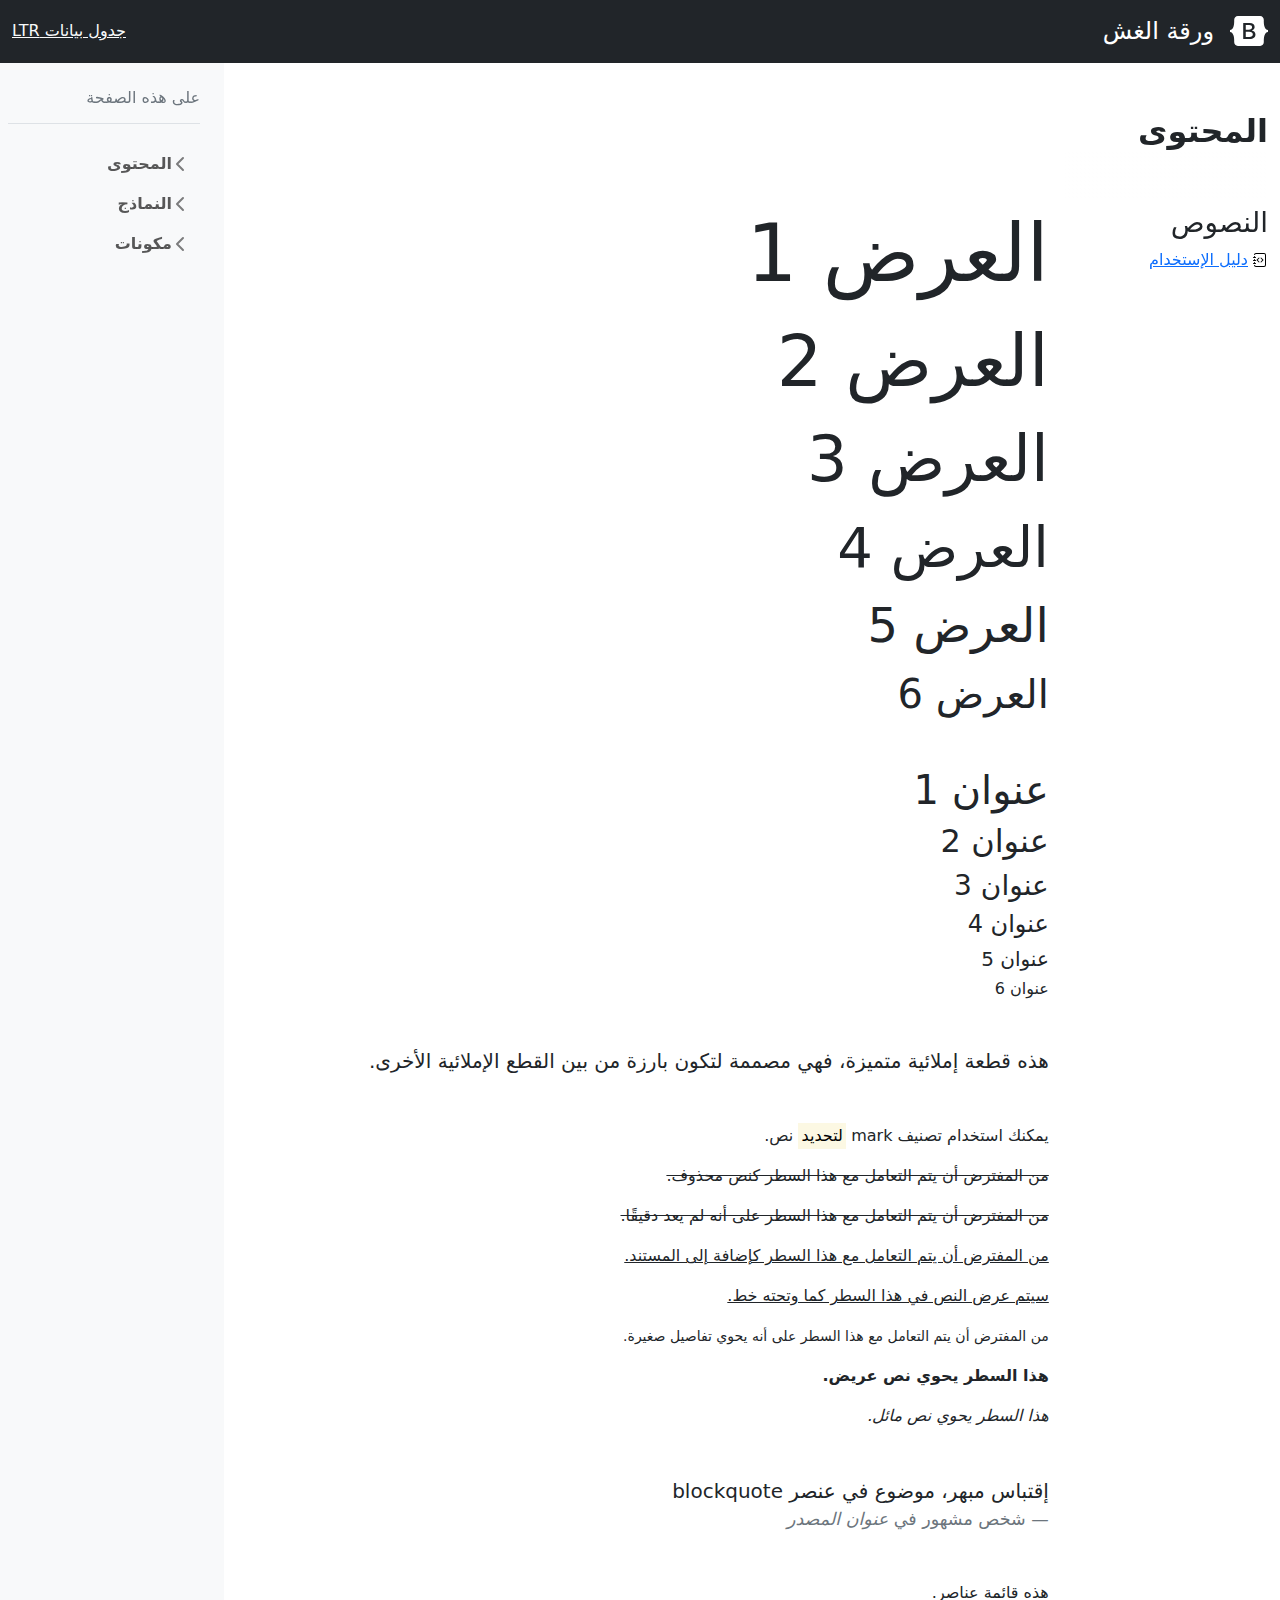
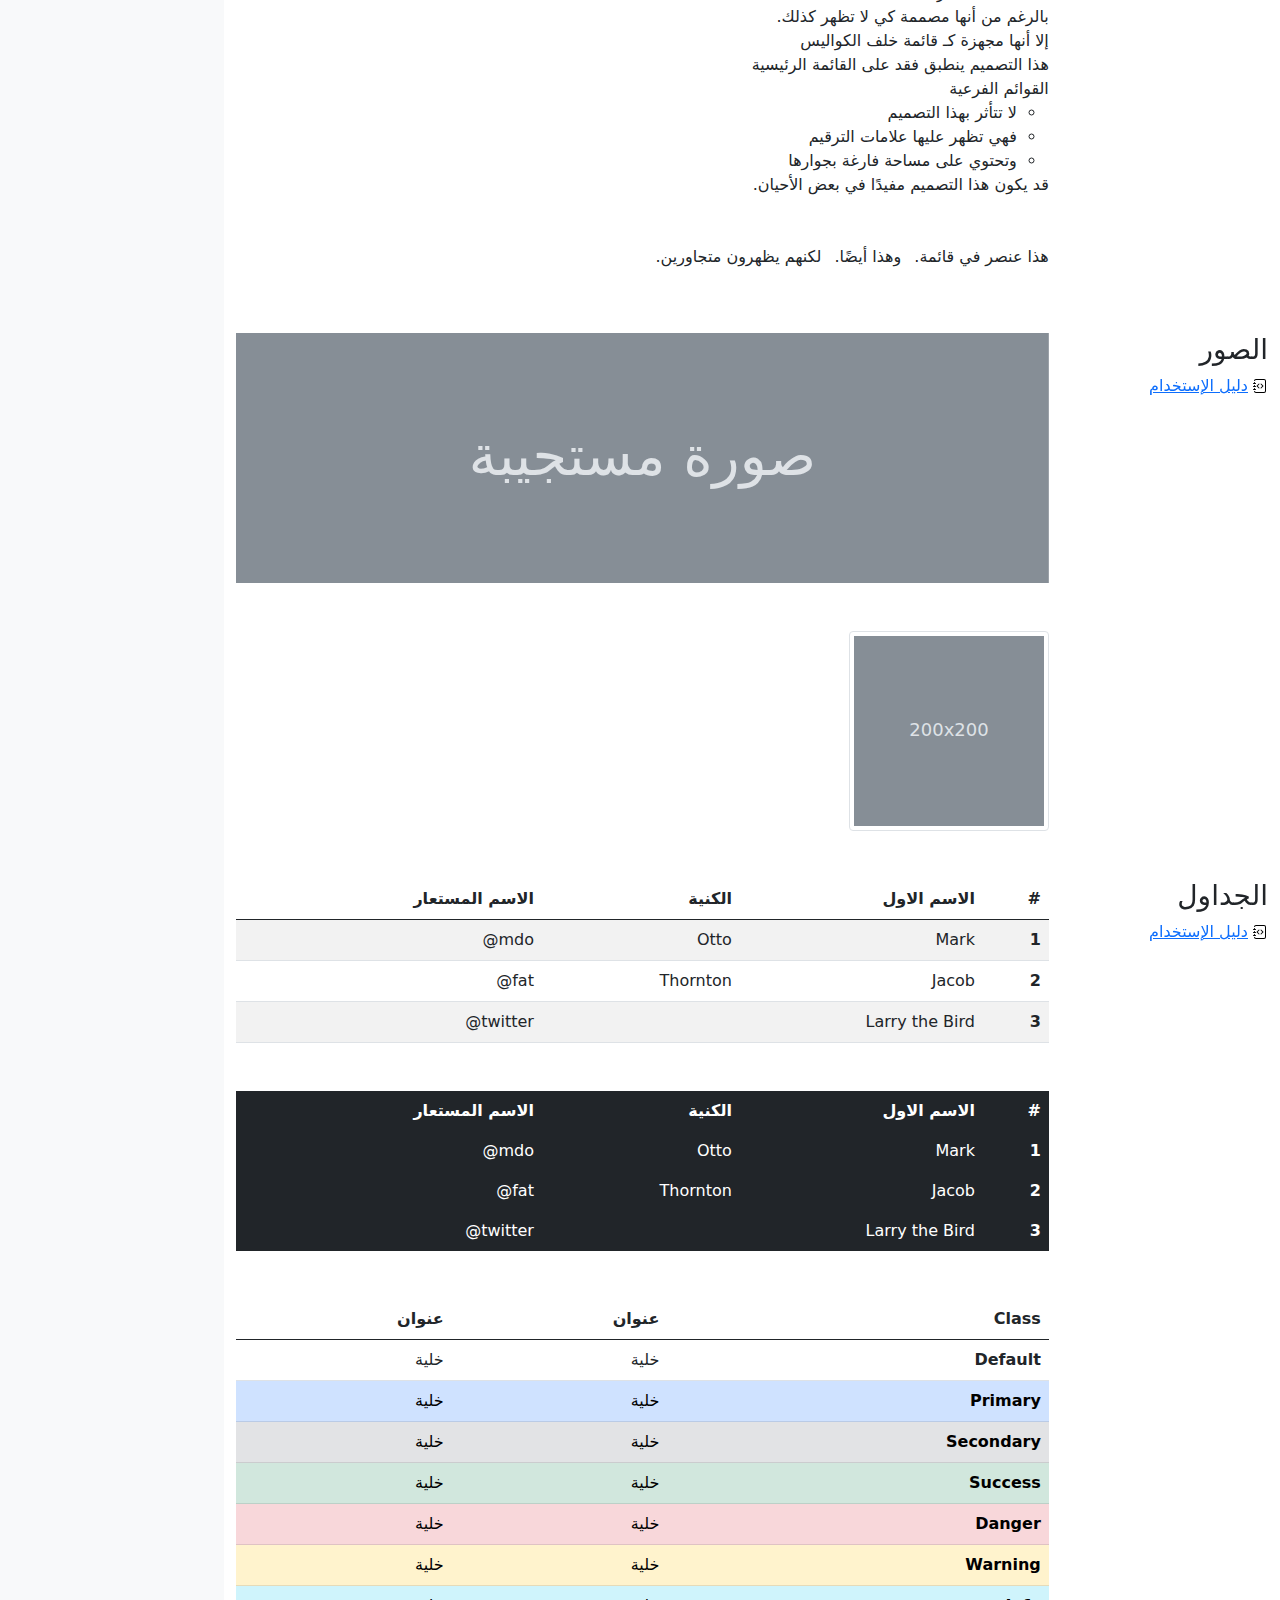
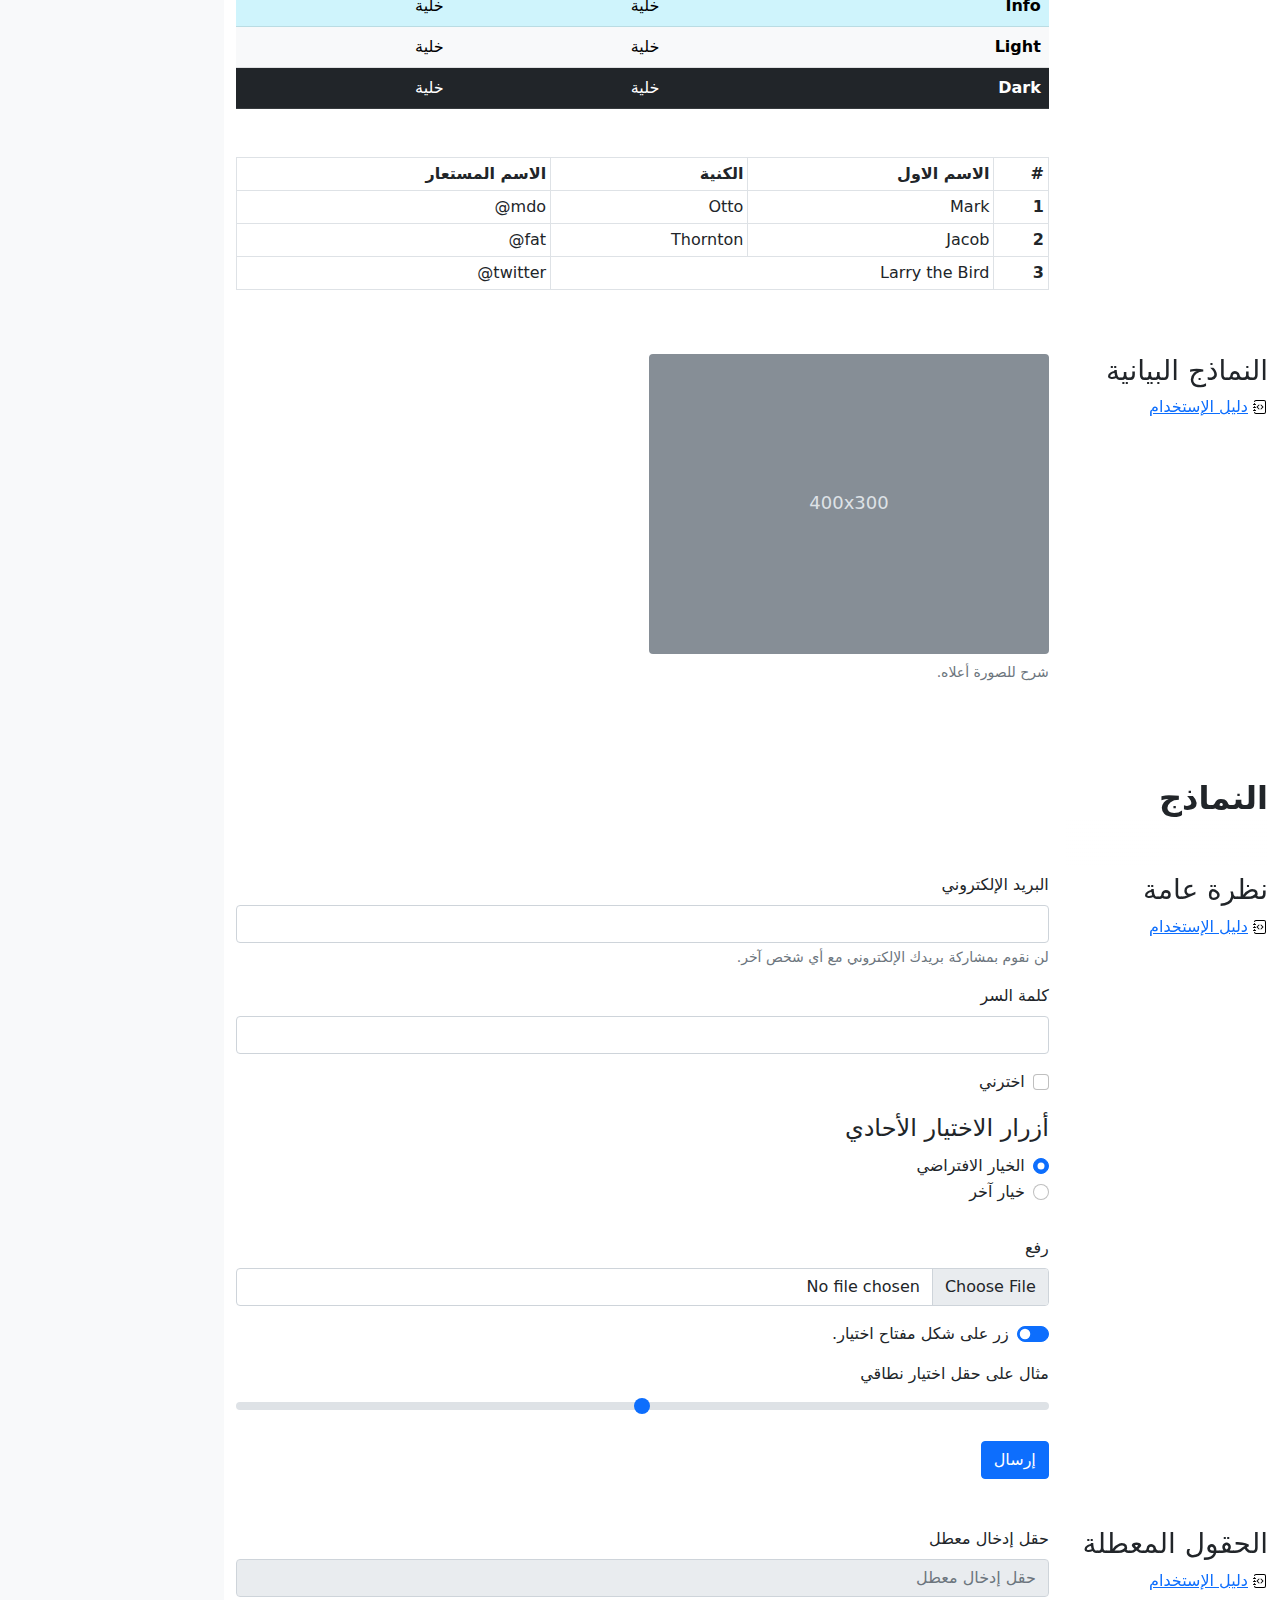
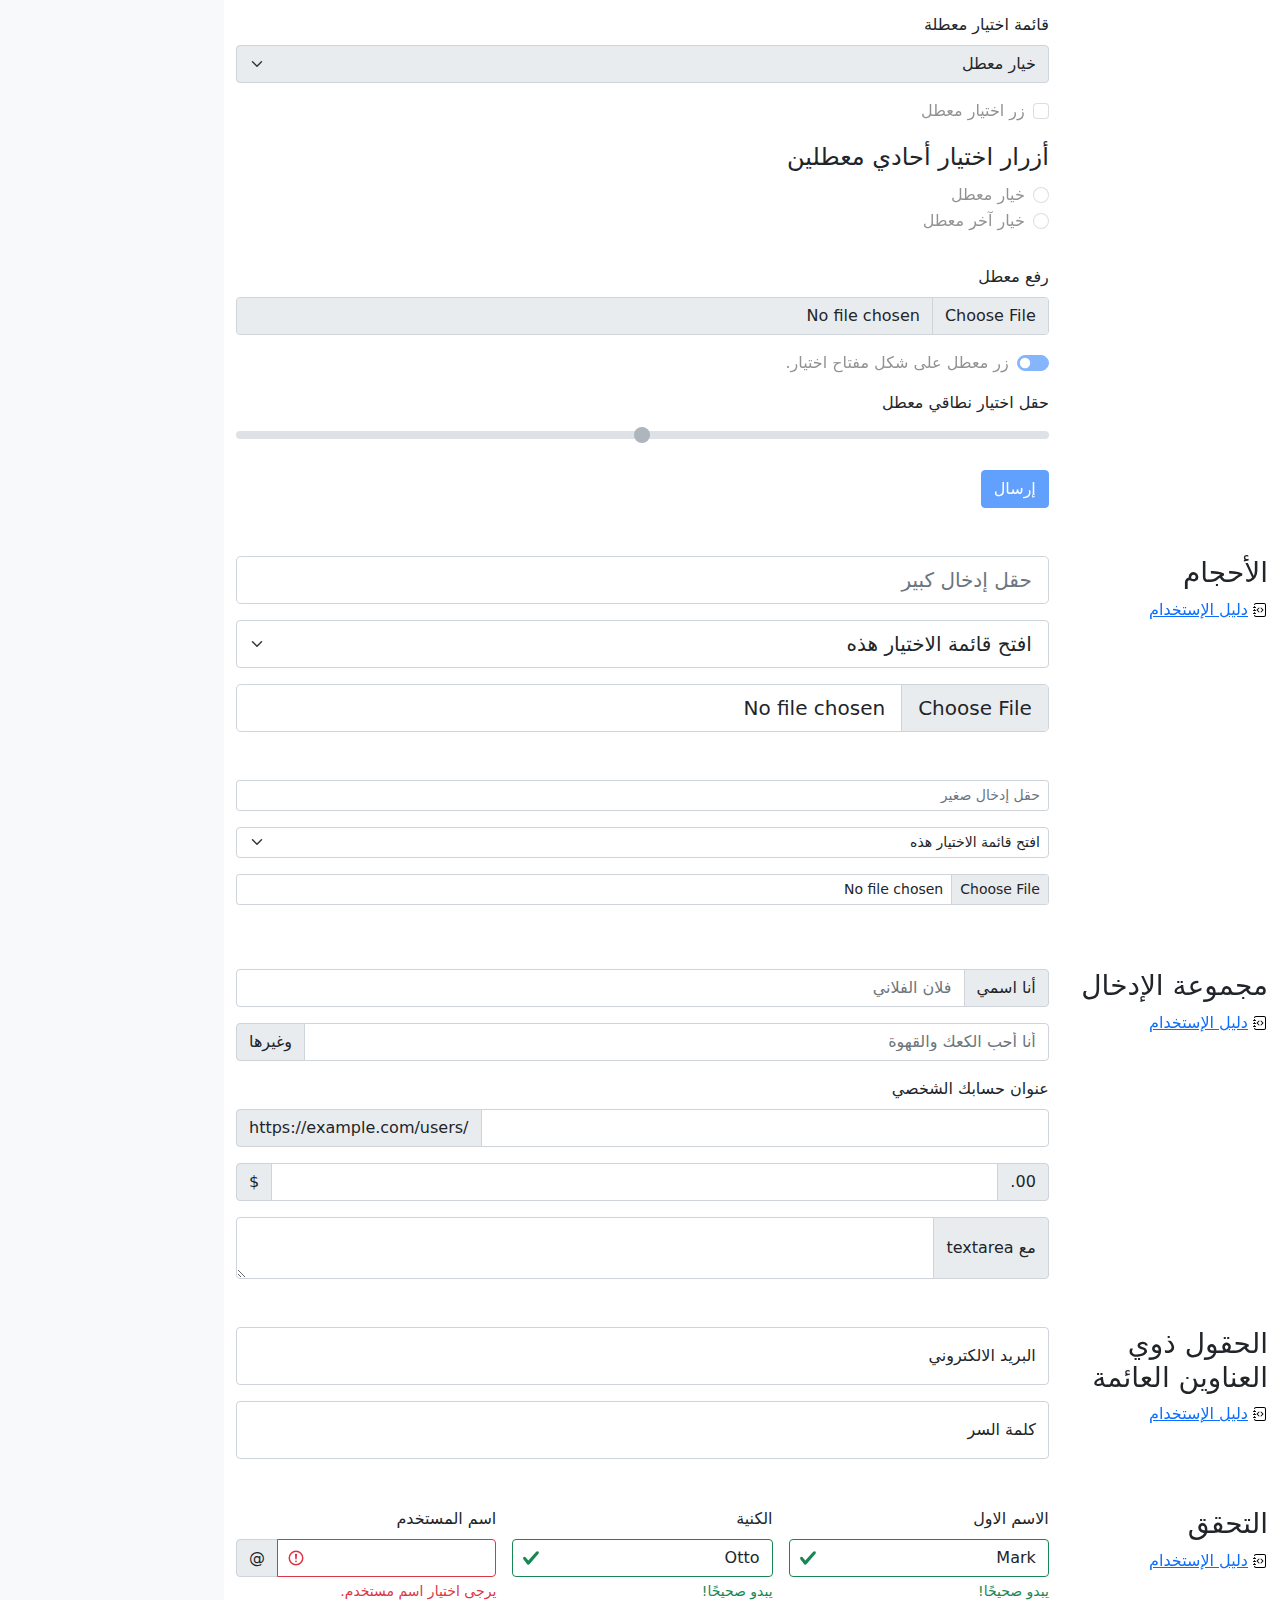
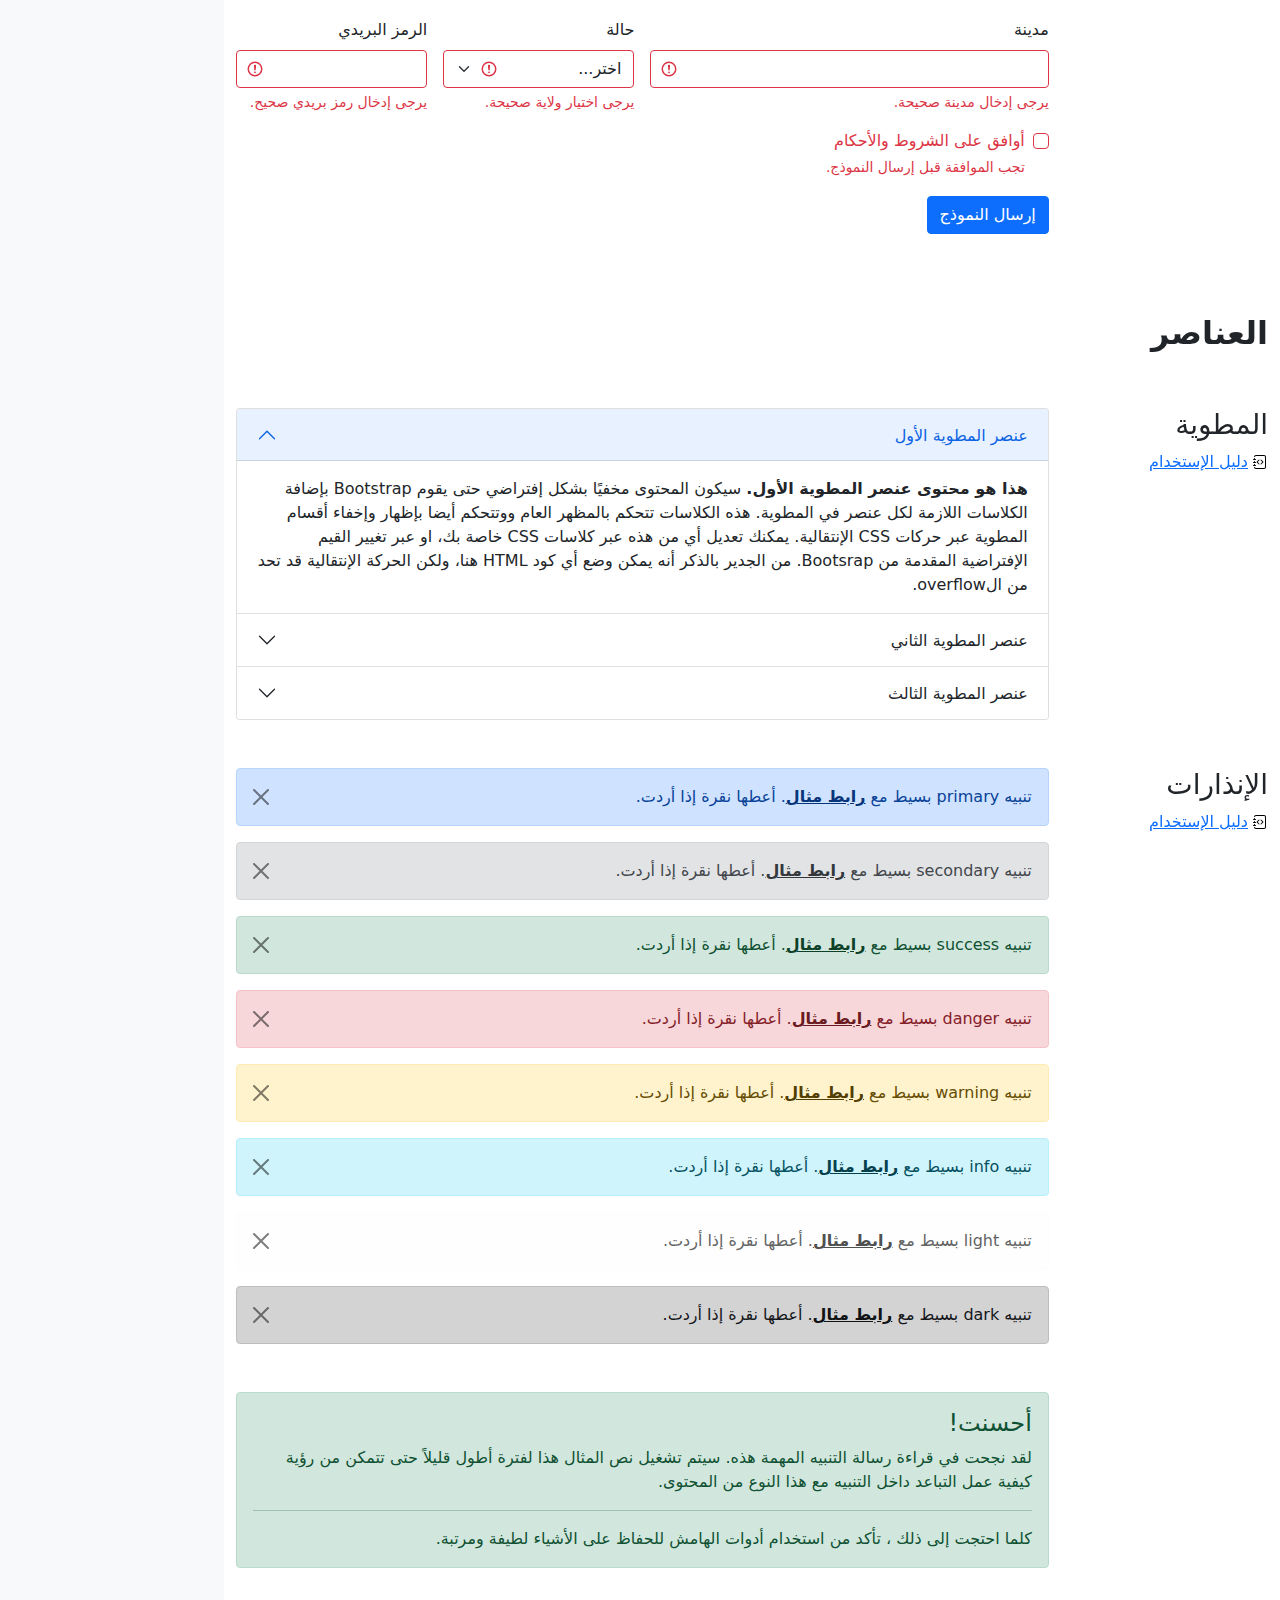
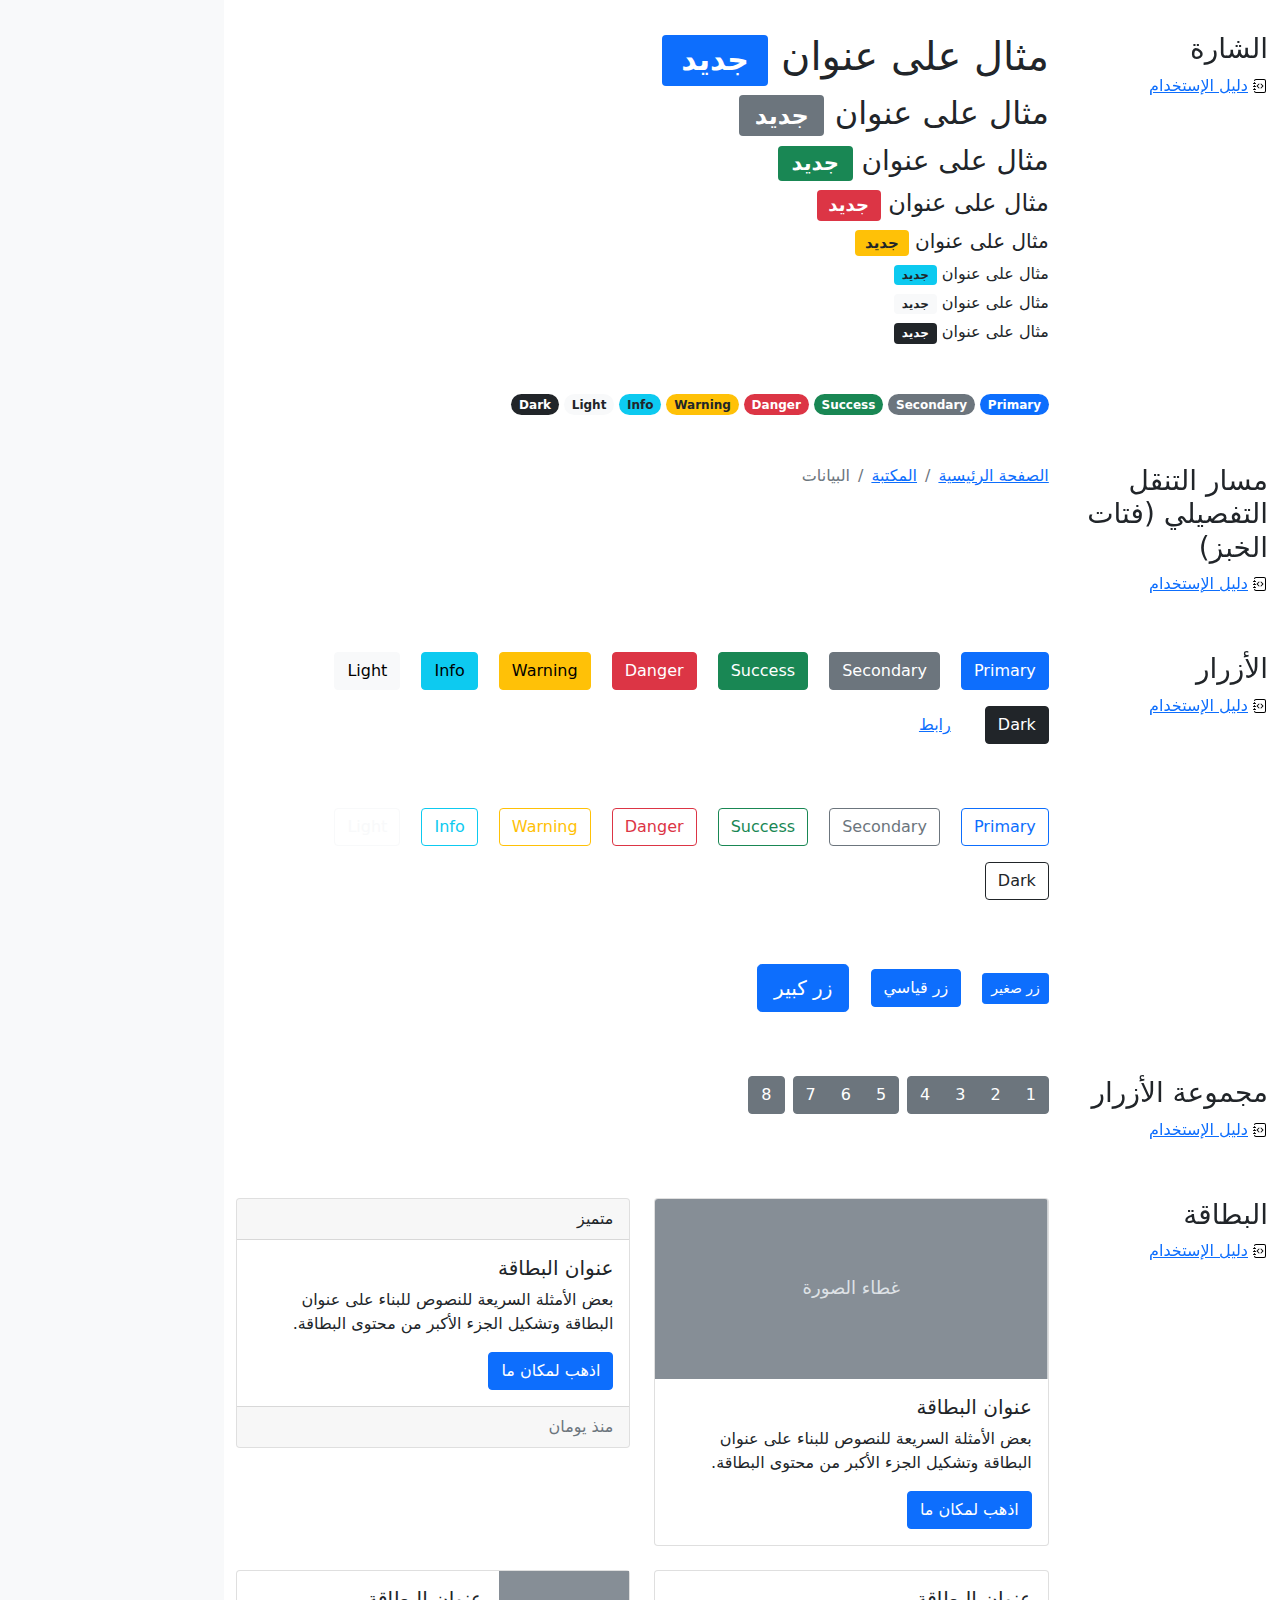
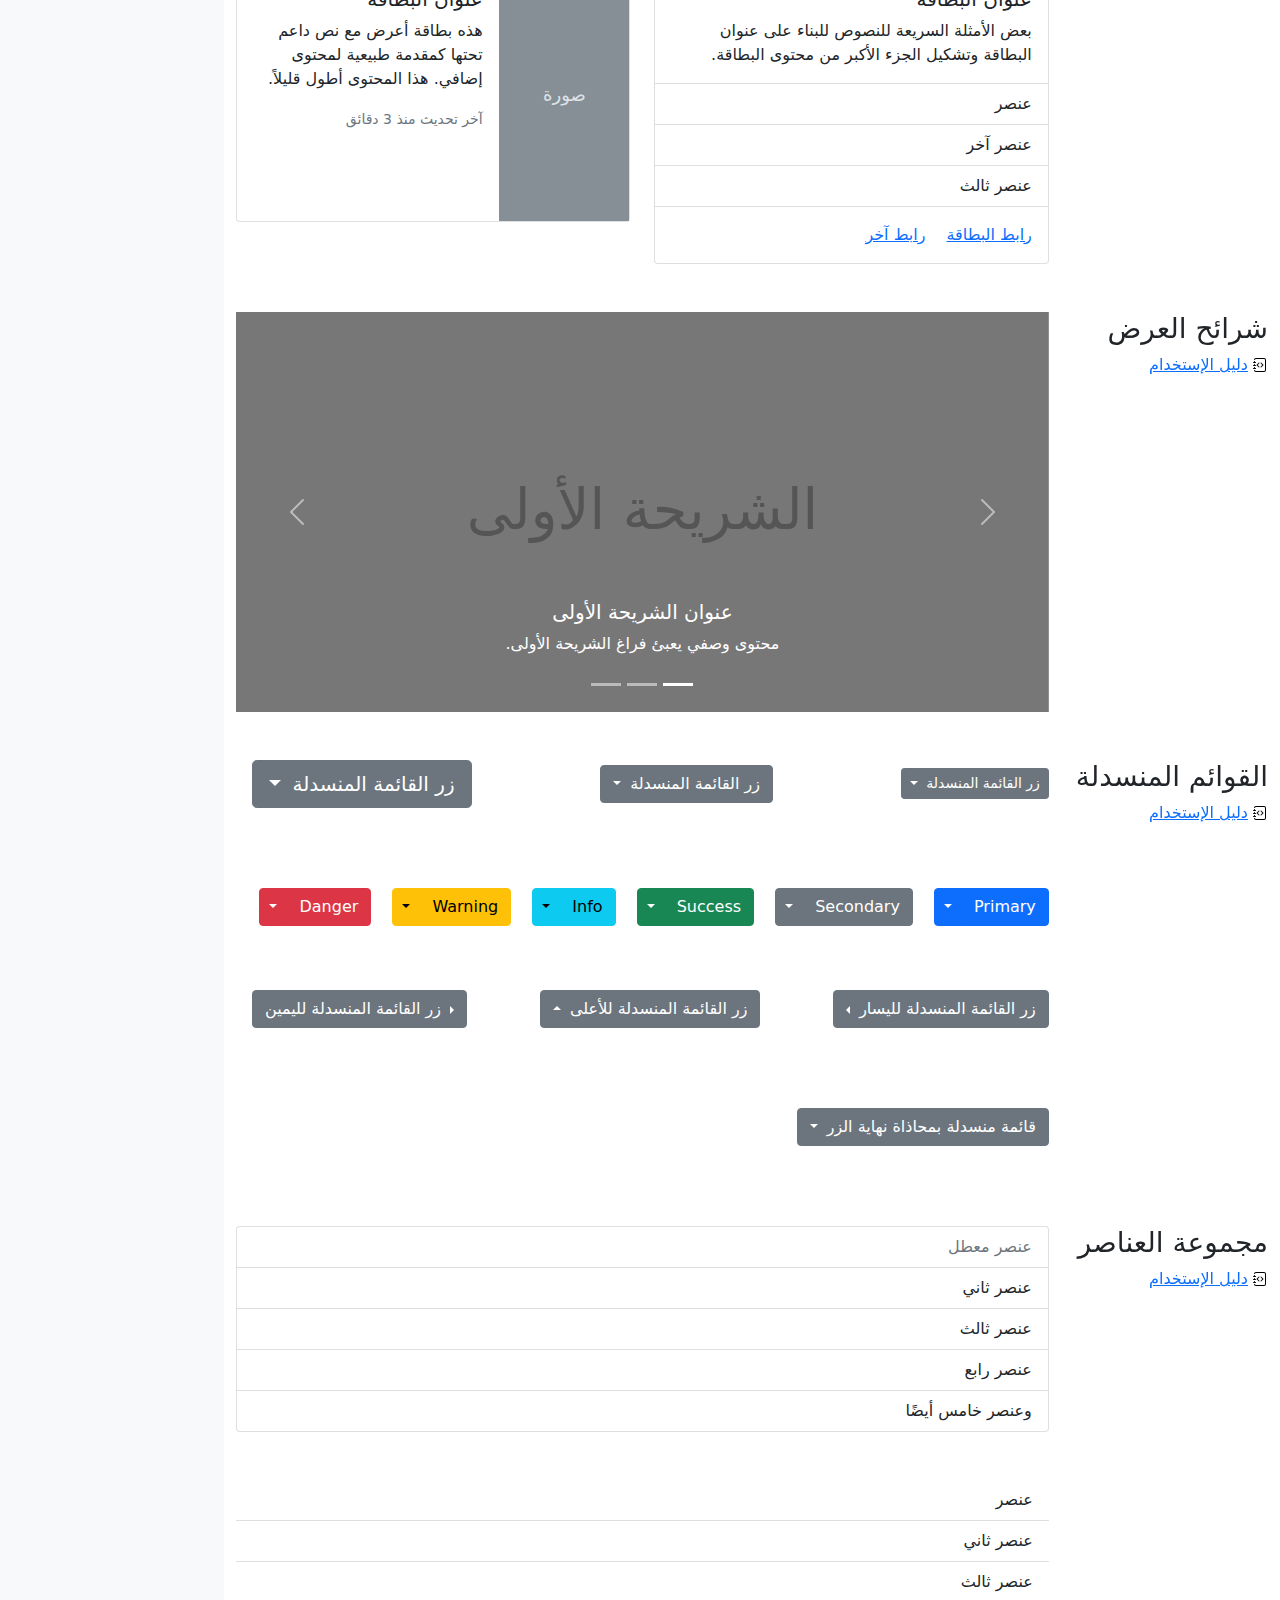
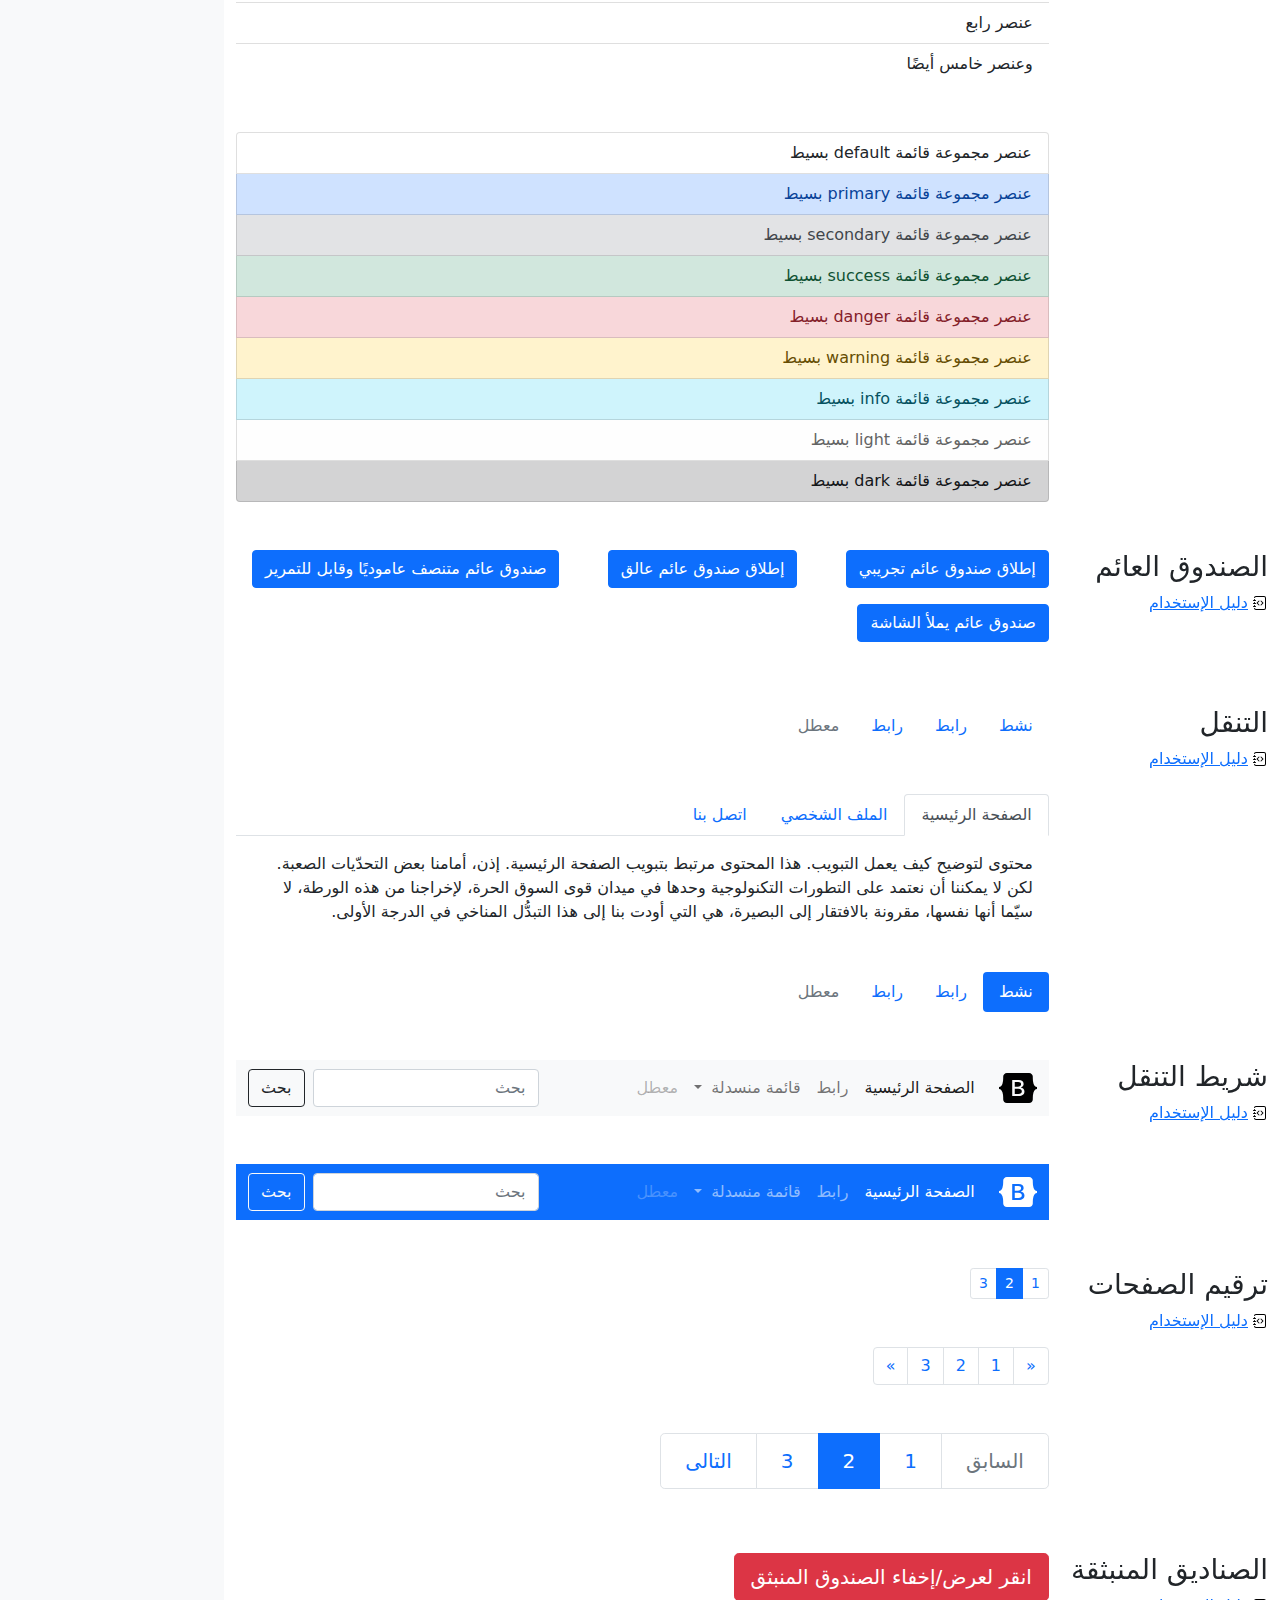
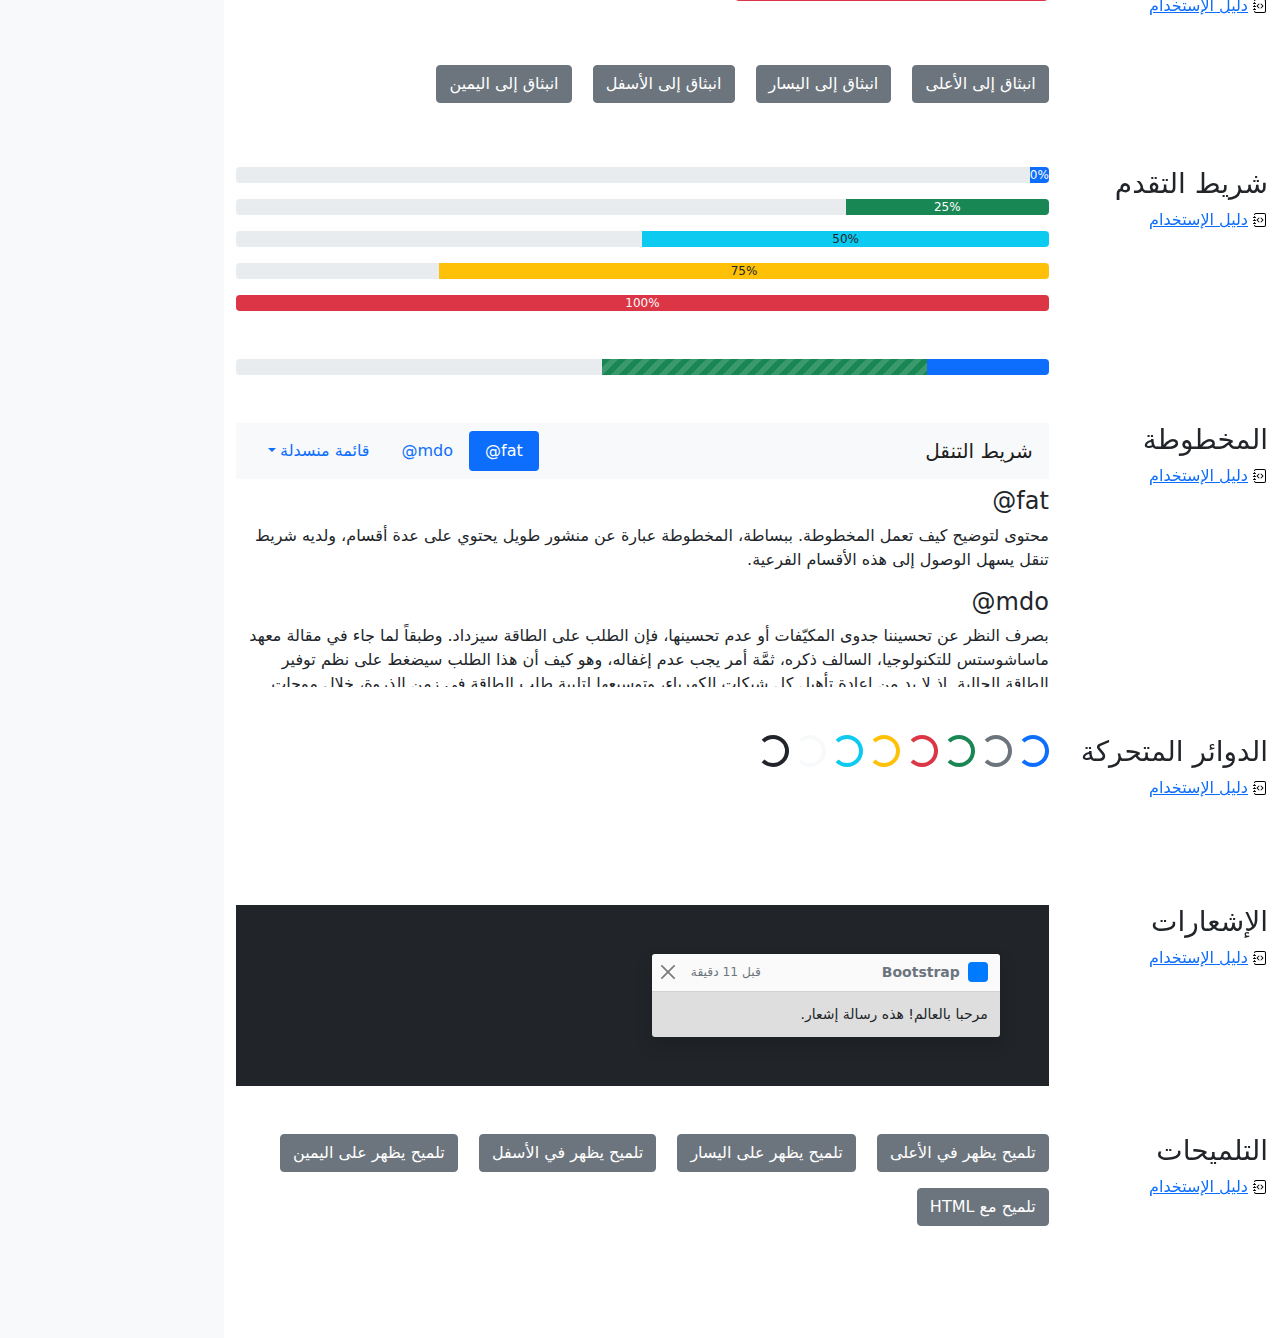
<file: teoria/esempi bootstrap/cheatsheet-rtl/index.html>
<!doctype html>
<html lang="ar" dir="rtl">
  <head>
    <meta charset="utf-8">
    <meta name="viewport" content="width=device-width, initial-scale=1">
    <meta name="description" content="">
    <meta name="author" content="Mark Otto, Jacob Thornton, and Bootstrap contributors">
    <meta name="generator" content="Hugo 0.84.0">
    <title>ورقة الغش · Bootstrap v5.0</title>

    <link rel="canonical" href="https://getbootstrap.com/docs/5.0/examples/cheatsheet-rtl/">

    

    <!-- Bootstrap core CSS -->
<link href="../assets/dist/css/bootstrap.rtl.min.css" rel="stylesheet">

    <style>
      .bd-placeholder-img {
        font-size: 1.125rem;
        text-anchor: middle;
        -webkit-user-select: none;
        -moz-user-select: none;
        user-select: none;
      }

      @media (min-width: 768px) {
        .bd-placeholder-img-lg {
          font-size: 3.5rem;
        }
      }
    </style>

    
    <!-- Custom styles for this template -->
    <link href="../cheatsheet/cheatsheet.rtl.css" rel="stylesheet">
  </head>
  <body class="bg-light">
    
<header class="bd-header bg-dark py-3 d-flex align-items-stretch border-bottom border-dark">
  <div class="container-fluid d-flex align-items-center">
    <h1 class="d-flex align-items-center fs-4 text-white mb-0">
      <img src="../assets/brand/bootstrap-logo-white.svg" width="38" height="30" class="me-3" alt="Bootstrap">
      ورقة الغش
    </h1>
    <a href="../examples/cheatsheet/" class="ms-auto link-light" hreflang="en">جدول بيانات LTR</a>
  </div>
</header>
<aside class="bd-aside sticky-xl-top text-muted align-self-start mb-3 mb-xl-5 px-2">
  <h2 class="h6 pt-4 pb-3 mb-4 border-bottom">على هذه الصفحة</h2>
  <nav class="small" id="toc">
    <ul class="list-unstyled">
      <li class="my-2">
        <button class="btn d-inline-flex align-items-center collapsed" data-bs-toggle="collapse" aria-expanded="false" data-bs-target="#contents-collapse" aria-controls="contents-collapse">المحتوى</button>
        <ul class="list-unstyled ps-3 collapse" id="contents-collapse">
          <li><a class="d-inline-flex align-items-center rounded" href="#typography">النصوص</a></li>
          <li><a class="d-inline-flex align-items-center rounded" href="#images">الصور</a></li>
          <li><a class="d-inline-flex align-items-center rounded" href="#tables">الجداول</a></li>
          <li><a class="d-inline-flex align-items-center rounded" href="#figures">النماذج البيانية</a></li>
        </ul>
      </li>
      <li class="my-2">
        <button class="btn d-inline-flex align-items-center collapsed" data-bs-toggle="collapse" aria-expanded="false" data-bs-target="#forms-collapse" aria-controls="forms-collapse">النماذج</button>
        <ul class="list-unstyled ps-3 collapse" id="forms-collapse">
          <li><a class="d-inline-flex align-items-center rounded" href="#overview">نظرة عامة</a></li>
          <li><a class="d-inline-flex align-items-center rounded" href="#disabled-forms">الحقول المعطلة</a></li>
          <li><a class="d-inline-flex align-items-center rounded" href="#sizing">الأحجام</a></li>
          <li><a class="d-inline-flex align-items-center rounded" href="#input-group">مجموعة الإدخال</a></li>
          <li><a class="d-inline-flex align-items-center rounded" href="#floating-labels">الحقول ذوي العناوين العائمة</a></li>
          <li><a class="d-inline-flex align-items-center rounded" href="#validation">التحقق</a></li>
        </ul>
      </li>
      <li class="my-2">
        <button class="btn d-inline-flex align-items-center collapsed" data-bs-toggle="collapse" aria-expanded="false" data-bs-target="#components-collapse" aria-controls="components-collapse">مكونات</button>
        <ul class="list-unstyled ps-3 collapse" id="components-collapse">
          <li><a class="d-inline-flex align-items-center rounded" href="#accordion">المطوية</a></li>
          <li><a class="d-inline-flex align-items-center rounded" href="#alerts">الإنذارات</a></li>
          <li><a class="d-inline-flex align-items-center rounded" href="#badge">الشارة</a></li>
          <li><a class="d-inline-flex align-items-center rounded" href="#breadcrumb">مسار التنقل التفصيلي</a></li>
          <li><a class="d-inline-flex align-items-center rounded" href="#buttons">الأزرار</a></li>
          <li><a class="d-inline-flex align-items-center rounded" href="#button-group">مجموعة الأزرار</a></li>
          <li><a class="d-inline-flex align-items-center rounded" href="#card">البطاقة</a></li>
          <li><a class="d-inline-flex align-items-center rounded" href="#carousel">شرائح العرض</a></li>
          <li><a class="d-inline-flex align-items-center rounded" href="#dropdowns">القوائم المنسدلة</a></li>
          <li><a class="d-inline-flex align-items-center rounded" href="#list-group">مجموعة العناصر</a></li>
          <li><a class="d-inline-flex align-items-center rounded" href="#modal">الصندوق العائم</a></li>
          <li><a class="d-inline-flex align-items-center rounded" href="#navs">التنقل</a></li>
          <li><a class="d-inline-flex align-items-center rounded" href="#navbar">شريط التنقل</a></li>
          <li><a class="d-inline-flex align-items-center rounded" href="#pagination">ترقيم الصفحات</a></li>
          <li><a class="d-inline-flex align-items-center rounded" href="#popovers">الصناديق المنبثقة</a></li>
          <li><a class="d-inline-flex align-items-center rounded" href="#progress">شريط التقدم</a></li>
          <li><a class="d-inline-flex align-items-center rounded" href="#scrollspy">المخطوطة</a></li>
          <li><a class="d-inline-flex align-items-center rounded" href="#spinners">الدوائر المتحركة</a></li>
          <li><a class="d-inline-flex align-items-center rounded" href="#toasts">الإشعارات</a></li>
          <li><a class="d-inline-flex align-items-center rounded" href="#tooltips">التلميحات</a></li>
        </ul>
      </li>
    </ul>
  </nav>
</aside>
<div class="bd-cheatsheet container-fluid bg-body">
  <section id="content">
    <h2 class="sticky-xl-top fw-bold pt-3 pt-xl-5 pb-2 pb-xl-3">المحتوى</h2>

    <article class="my-3" id="typography">
      <div class="bd-heading sticky-xl-top align-self-start mt-5 mb-3 mt-xl-0 mb-xl-2">
        <h3>النصوص</h3>
        <a class="d-flex align-items-center" hreflang="en" href="../content/typography/">دليل الإستخدام</a>
      </div>

      <div>
        <div class="bd-example">
        <p class="display-1">العرض 1</p>
        <p class="display-2">العرض 2</p>
        <p class="display-3">العرض 3</p>
        <p class="display-4">العرض 4</p>
        <p class="display-5">العرض 5</p>
        <p class="display-6">العرض 6</p>
        </div>

        <div class="bd-example">
        <p class="h1">عنوان 1</p>
        <p class="h2">عنوان 2</p>
        <p class="h3">عنوان 3</p>
        <p class="h4">عنوان 4</p>
        <p class="h5">عنوان 5</p>
        <p class="h6">عنوان 6</p>
        </div>

        <div class="bd-example">
        <p class="lead">
          هذه قطعة إملائية متميزة، فهي مصممة لتكون بارزة من بين القطع الإملائية الأخرى.
        </p>
        </div>

        <div class="bd-example">
        <p>يمكنك استخدام تصنيف mark <mark>لتحديد</mark> نص.</p>
        <p><del>من المفترض أن يتم التعامل مع هذا السطر كنص محذوف.</del></p>
        <p><s>من المفترض أن يتم التعامل مع هذا السطر على أنه لم يعد دقيقًا.</s></p>
        <p><ins>من المفترض أن يتم التعامل مع هذا السطر كإضافة إلى المستند.</ins></p>
        <p><u>سيتم عرض النص في هذا السطر كما وتحته خط.</u></p>
        <p><small>من المفترض أن يتم التعامل مع هذا السطر على أنه يحوي تفاصيل صغيرة.</small></p>
        <p><strong>هذا السطر يحوي نص عريض.</strong></p>
        <p><em>هذا السطر يحوي نص مائل.</em></p>
        </div>

        <div class="bd-example">
        <blockquote class="blockquote">
          <p>إقتباس مبهر، موضوع في عنصر blockquote</p>
          <footer class="blockquote-footer">شخص مشهور في <cite title= "عنوان المصدر"> عنوان المصدر </cite></footer>
        </blockquote>
        </div>

        <div class="bd-example">
        <ul class="list-unstyled">
          <li>هذه قائمة عناصر.</li>
          <li>بالرغم من أنها مصممة كي لا تظهر كذلك.</li>
          <li>إلا أنها مجهزة كـ قائمة خلف الكواليس</li>
          <li>هذا التصميم ينطبق فقد على القائمة الرئيسية</li>
          <li>القوائم الفرعية
            <ul>
              <li>لا تتأثر بهذا التصميم</li>
              <li>فهي تظهر عليها علامات الترقيم</li>
              <li>وتحتوي على مساحة فارغة بجوارها</li>
            </ul>
          </li>
          <li>قد يكون هذا التصميم مفيدًا في بعض الأحيان.</li>
        </ul>
        </div>

        <div class="bd-example">
        <ul class="list-inline">
          <li class="list-inline-item">هذا عنصر في قائمة.</li>
          <li class="list-inline-item">وهذا أيضًا.</li>
          <li class="list-inline-item">لكنهم يظهرون متجاورين.</li>
        </ul>
        </div>
      </div>
    </article>
    <article class="my-3" id="images">
      <div class="bd-heading sticky-xl-top align-self-start mt-5 mb-3 mt-xl-0 mb-xl-2">
        <h3>الصور</h3>
        <a class="d-flex align-items-center" hreflang="en" href="../content/images/">دليل الإستخدام</a>
      </div>

      <div>
        <div class="bd-example">
        <svg class="bd-placeholder-img bd-placeholder-img-lg img-fluid" width="100%" height="250" xmlns="http://www.w3.org/2000/svg" role="img" aria-label="Placeholder: صورة مستجيبة" preserveAspectRatio="xMidYMid slice" focusable="false"><title>Placeholder</title><rect width="100%" height="100%" fill="#868e96"/><text x="50%" y="50%" fill="#dee2e6" dy=".3em">صورة مستجيبة</text></svg>

        </div>

        <div class="bd-example">
        <svg class="bd-placeholder-img img-thumbnail" width="200" height="200" xmlns="http://www.w3.org/2000/svg" role="img" aria-label="صورة عنصر نائب مربع عام مع حدود بيضاء حولها ، مما يجعلها تشبه صورة تم التقاطها بكاميرا فورية قديمة: 200x200" preserveAspectRatio="xMidYMid slice" focusable="false"><title>صورة عنصر نائب مربع عام مع حدود بيضاء حولها ، مما يجعلها تشبه صورة تم التقاطها بكاميرا فورية قديمة</title><rect width="100%" height="100%" fill="#868e96"/><text x="50%" y="50%" fill="#dee2e6" dy=".3em">200x200</text></svg>

        </div>
      </div>
    </article>
    <article class="my-3" id="tables">
      <div class="bd-heading sticky-xl-top align-self-start mt-5 mb-3 mt-xl-0 mb-xl-2">
        <h3>الجداول</h3>
        <a class="d-flex align-items-center" hreflang="en" href="../content/tables/">دليل الإستخدام</a>
      </div>

      <div>
        <div class="bd-example">
        <table class="table table-striped">
          <thead>
          <tr>
            <th scope="col">#</th>
            <th scope="col">الاسم الاول</th>
            <th scope="col">الكنية</th>
            <th scope="col">الاسم المستعار</th>
          </tr>
          </thead>
          <tbody>
          <tr>
            <th scope="row">1</th>
            <td>Mark</td>
            <td>Otto</td>
            <td><bdo lang="en" dir="ltr">@mdo</bdo></td>
          </tr>
          <tr>
            <th scope="row">2</th>
            <td>Jacob</td>
            <td>Thornton</td>
            <td><bdo lang="en" dir="ltr">@fat</bdo></td>
          </tr>
          <tr>
            <th scope="row">3</th>
            <td colspan="2">Larry the Bird</td>
            <td><bdo lang="en" dir="ltr">@twitter</bdo></td>
          </tr>
          </tbody>
        </table>
        </div>

        <div class="bd-example">
        <table class="table table-dark table-borderless">
          <thead>
          <tr>
            <th scope="col">#</th>
            <th scope="col">الاسم الاول</th>
            <th scope="col">الكنية</th>
            <th scope="col">الاسم المستعار</th>
          </tr>
          </thead>
          <tbody>
          <tr>
            <th scope="row">1</th>
            <td>Mark</td>
            <td>Otto</td>
            <td><bdo lang="en" dir="ltr">@mdo</bdo></td>
          </tr>
          <tr>
            <th scope="row">2</th>
            <td>Jacob</td>
            <td>Thornton</td>
            <td><bdo lang="en" dir="ltr">@fat</bdo></td>
          </tr>
          <tr>
            <th scope="row">3</th>
            <td colspan="2">Larry the Bird</td>
            <td><bdo lang="en" dir="ltr">@twitter</bdo></td>
          </tr>
          </tbody>
        </table>
        </div>

        <div class="bd-example">
        <table class="table table-hover">
          <thead>
          <tr>
            <th scope="col">Class</th>
            <th scope="col">عنوان</th>
            <th scope="col">عنوان</th>
          </tr>
          </thead>
          <tbody>
          <tr>
            <th scope="row">Default</th>
            <td>خلية</td>
            <td>خلية</td>
          </tr>
          
          <tr class="table-primary">
            <th scope="row">Primary</th>
            <td>خلية</td>
            <td>خلية</td>
          </tr>
          <tr class="table-secondary">
            <th scope="row">Secondary</th>
            <td>خلية</td>
            <td>خلية</td>
          </tr>
          <tr class="table-success">
            <th scope="row">Success</th>
            <td>خلية</td>
            <td>خلية</td>
          </tr>
          <tr class="table-danger">
            <th scope="row">Danger</th>
            <td>خلية</td>
            <td>خلية</td>
          </tr>
          <tr class="table-warning">
            <th scope="row">Warning</th>
            <td>خلية</td>
            <td>خلية</td>
          </tr>
          <tr class="table-info">
            <th scope="row">Info</th>
            <td>خلية</td>
            <td>خلية</td>
          </tr>
          <tr class="table-light">
            <th scope="row">Light</th>
            <td>خلية</td>
            <td>خلية</td>
          </tr>
          <tr class="table-dark">
            <th scope="row">Dark</th>
            <td>خلية</td>
            <td>خلية</td>
          </tr>
          </tbody>
        </table>
        </div>

        <div class="bd-example">
        <table class="table table-sm table-bordered">
          <thead>
          <tr>
            <th scope="col">#</th>
            <th scope="col">الاسم الاول</th>
            <th scope="col">الكنية</th>
            <th scope="col">الاسم المستعار</th>
          </tr>
          </thead>
          <tbody>
          <tr>
            <th scope="row">1</th>
            <td>Mark</td>
            <td>Otto</td>
            <td><bdo lang="en" dir="ltr">@mdo</bdo></td>
          </tr>
          <tr>
            <th scope="row">2</th>
            <td>Jacob</td>
            <td>Thornton</td>
            <td><bdo lang="en" dir="ltr">@fat</bdo></td>
          </tr>
          <tr>
            <th scope="row">3</th>
            <td colspan="2">Larry the Bird</td>
            <td><bdo lang="en" dir="ltr">@twitter</bdo></td>
          </tr>
          </tbody>
        </table>
        </div>
      </div>
    </article>
    <article class="my-3" id="figures">
      <div class="bd-heading sticky-xl-top align-self-start mt-5 mb-3 mt-xl-0 mb-xl-2">
        <h3>النماذج البيانية</h3>
        <a class="d-flex align-items-center" hreflang="en" href="../content/figures/">دليل الإستخدام</a>
      </div>

      <div>
        <div class="bd-example">
        <figure class="figure">
          <svg class="bd-placeholder-img figure-img img-fluid rounded" width="400" height="300" xmlns="http://www.w3.org/2000/svg" role="img" aria-label="Placeholder: 400x300" preserveAspectRatio="xMidYMid slice" focusable="false"><title>Placeholder</title><rect width="100%" height="100%" fill="#868e96"/><text x="50%" y="50%" fill="#dee2e6" dy=".3em">400x300</text></svg>

          <figcaption class="figure-caption">شرح للصورة أعلاه.</figcaption>
        </figure>
        </div>
      </div>
    </article>
  </section>

  <section id="forms">
    <h2 class="sticky-xl-top fw-bold pt-3 pt-xl-5 pb-2 pb-xl-3">النماذج</h2>

    <article class="my-3" id="overview">
      <div class="bd-heading sticky-xl-top align-self-start mt-5 mb-3 mt-xl-0 mb-xl-2">
        <h3>نظرة عامة</h3>
        <a class="d-flex align-items-center" hreflang="en" href="../forms/overview/">دليل الإستخدام</a>
      </div>

      <div>
        <div class="bd-example">
        <form>
          <div class="mb-3">
            <label for="exampleInputEmail1" class="form-label">البريد الإلكتروني</label>
            <input type="email" class="form-control" id="exampleInputEmail1" aria-describedby="emailHelp">
            <div id="emailHelp" class="form-text">لن نقوم بمشاركة بريدك الإلكتروني مع أي شخص آخر.</div>
          </div>
          <div class="mb-3">
            <label for="exampleInputPassword1" class="form-label">كلمة السر</label>
            <input type="password" class="form-control" id="exampleInputPassword1">
          </div>
          <div class="mb-3 form-check">
            <input type="checkbox" class="form-check-input" id="exampleCheck1">
            <label class="form-check-label" for="exampleCheck1">اخترني</label>
          </div>
          <fieldset class="mb-3">
            <legend>أزرار الاختيار الأحادي</legend>
            <div class="form-check">
              <input type="radio" name="radios" class="form-check-input" id="exampleRadio1" checked>
              <label class="form-check-label" for="exampleRadio1">الخيار الافتراضي</label>
            </div>
            <div class="mb-3 form-check">
              <input type="radio" name="radios" class="form-check-input" id="exampleRadio2">
              <label class="form-check-label" for="exampleRadio2">خيار آخر</label>
            </div>
          </fieldset>
          <div class="mb-3">
            <label class="form-label" for="customFile">رفع</label>
            <input type="file" class="form-control" id="customFile">
          </div>
          <div class="mb-3 form-check form-switch">
            <input class="form-check-input" type="checkbox" id="flexSwitchCheckChecked" checked>
            <label class="form-check-label" for="flexSwitchCheckChecked">زر على شكل مفتاح اختيار.</label>
          </div>
          <div class="mb-3">
            <label for="customRange3" class="form-label">مثال على حقل اختيار نطاقي</label>
            <input type="range" class="form-range" min="0" max="5" step="0.5" id="customRange3">
          </div>
          <button type="submit" class="btn btn-primary">إرسال</button>
        </form>
        </div>
      </div>
    </article>
    <article class="my-3" id="disabled-forms">
      <div class="bd-heading sticky-xl-top align-self-start mt-5 mb-3 mt-xl-0 mb-xl-2">
        <h3>الحقول المعطلة</h3>
        <a class="d-flex align-items-center" hreflang="en" href="../forms/overview/#disabled-forms">دليل الإستخدام</a>
      </div>

      <div>
        <div class="bd-example">
        <form>
          <fieldset disabled aria-label="مثال على مجموعة الحقول المعطلة">
            <div class="mb-3">
              <label for="disabledTextInput" class="form-label">حقل إدخال معطل</label>
              <input type="text" id="disabledTextInput" class="form-control" placeholder="حقل إدخال معطل">
            </div>
            <div class="mb-3">
              <label for="disabledSelect" class="form-label">قائمة اختيار معطلة</label>
              <select id="disabledSelect" class="form-select">
                <option>خيار معطل</option>
              </select>
            </div>
            <div class="mb-3">
              <div class="form-check">
                <input class="form-check-input" type="checkbox" id="disabledFieldsetCheck" disabled>
                <label class="form-check-label" for="disabledFieldsetCheck">
                  زر اختيار معطل
                </label>
              </div>
            </div>
            <fieldset class="mb-3">
              <legend>أزرار اختيار أحادي معطلين</legend>
              <div class="form-check">
                <input type="radio" name="radios" class="form-check-input" id="disabledRadio1" disabled>
                <label class="form-check-label" for="disabledRadio1">خيار معطل</label>
              </div>
              <div class="mb-3 form-check">
                <input type="radio" name="radios" class="form-check-input" id="disabledRadio2" disabled>
                <label class="form-check-label" for="disabledRadio2">خيار آخر معطل</label>
              </div>
            </fieldset>
            <div class="mb-3">
              <label class="form-label" for="disabledCustomFile">رفع معطل</label>
              <input type="file" class="form-control" id="disabledCustomFile" disabled>
            </div>
            <div class="mb-3 form-check form-switch">
              <input class="form-check-input" type="checkbox" id="disabledSwitchCheckChecked" checked disabled>
              <label class="form-check-label" for="disabledSwitchCheckChecked">زر معطل على شكل مفتاح اختيار.</label>
            </div>
            <div class="mb-3">
              <label for="disabledRange" class="form-label">حقل اختيار نطاقي معطل</label>
              <input type="range" class="form-range" min="0" max="5" step="0.5" id="disabledRange">
            </div>
            <button type="submit" class="btn btn-primary">إرسال</button>
          </fieldset>
        </form>
        </div>
      </div>
    </article>
    <article class="my-3" id="sizing">
      <div class="bd-heading sticky-xl-top align-self-start mt-5 mb-3 mt-xl-0 mb-xl-2">
        <h3>الأحجام</h3>
        <a class="d-flex align-items-center" hreflang="en" href="../forms/form-control/#sizing">دليل الإستخدام</a>
      </div>

      <div>
        <div class="bd-example">
        <div class="mb-3">
          <input class="form-control form-control-lg" type="text" placeholder="حقل إدخال كبير" aria-label=".form-control-lg مثال">
        </div>
        <div class="mb-3">
          <select class="form-select form-select-lg mb-3" aria-label=".form-select-lg مثال">
            <option selected>افتح قائمة الاختيار هذه</option>
            <option value="1">واحد</option>
            <option value="2">اثنان</option>
            <option value="3">ثلاثة</option>
          </select>
        </div>
        <div class="mb-3">
          <input type="file" class="form-control form-control-lg" aria-label="مثال على إدخال ملف كبير">
        </div>
        </div>

        <div class="bd-example">
        <div class="mb-3">
          <input class="form-control form-control-sm" type="text" placeholder="حقل إدخال صغير" aria-label=".form-control-sm مثال">
        </div>
        <div class="mb-3">
          <select class="form-select form-select-sm" aria-label=".form-select-sm مثال">
            <option selected>افتح قائمة الاختيار هذه</option>
            <option value="1">واحد</option>
            <option value="2">اثنان</option>
            <option value="3">ثلاثة</option>
          </select>
        </div>
        <div class="mb-3">
          <input type="file" class="form-control form-control-sm" aria-label="مثال على إدخال ملف صغير">
        </div>
        </div>
      </div>
    </article>
    <article class="my-3" id="input-group">
      <div class="bd-heading sticky-xl-top align-self-start mt-5 mb-3 mt-xl-0 mb-xl-2">
        <h3>مجموعة الإدخال</h3>
        <a class="d-flex align-items-center" hreflang="en" href="../forms/input-group/">دليل الإستخدام</a>
      </div>

      <div>
        <div class="bd-example">
        <div class="input-group mb-3">
          <span class="input-group-text" id="basic-addon1">أنا اسمي</span>
          <input type="text" class="form-control" placeholder="فلان الفلاني" aria-label="الاسم" aria-describedby="basic-addon1">
        </div>
        <div class="input-group mb-3">
          <input type="text" class="form-control" placeholder="أنا أحب الكعك والقهوة" aria-label="الطعام المفضل" aria-describedby="basic-addon2">
          <span class="input-group-text" id="basic-addon2">وغيرها</span>
        </div>
        <label for="basic-url" class="form-label">عنوان حسابك الشخصي</label>
        <div class="input-group mb-3">
          <input type="text" class="form-control" id="basic-url" aria-describedby="basic-addon3">
          <span class="input-group-text" id="basic-addon3"><bdo lang="en" dir="ltr">https://example.com/users/</bdo></span>
        </div>
        <div class="input-group mb-3">
          <span class="input-group-text"><bdo lang="en" dir="ltr">.00</bdo></span>
          <input type="text" class="form-control" aria-label="المبلغ (لأقرب دولار)">
          <span class="input-group-text">$</span>
        </div>
        <div class="input-group">
          <span class="input-group-text">مع textarea</span>
          <textarea class="form-control" aria-label="مع textarea"></textarea>
        </div>
        </div>
      </div>
    </article>
    <article class="my-3" id="floating-labels">
      <div class="bd-heading sticky-xl-top align-self-start mt-5 mb-3 mt-xl-0 mb-xl-2">
        <h3>الحقول ذوي العناوين العائمة</h3>
        <a class="d-flex align-items-center" href="../forms/floating-labels/">دليل الإستخدام</a>
      </div>

      <div>
        <div class="bd-example">
        <form>
          <div class="form-floating mb-3">
            <input type="email" class="form-control" id="floatingInput" placeholder="name@example.com">
            <label for="floatingInput">البريد الالكتروني</label>
          </div>
          <div class="form-floating">
            <input type="password" class="form-control" id="floatingPassword" placeholder="كلمة السر">
            <label for="floatingPassword">كلمة السر</label>
          </div>
        </form>
        </div>
      </div>
    </article>
    <article class="my-3" id="validation">
      <div class="bd-heading sticky-xl-top align-self-start mt-5 mb-3 mt-xl-0 mb-xl-2">
        <h3>التحقق</h3>
        <a class="d-flex align-items-center" hreflang="en" href="../forms/validation/">دليل الإستخدام</a>
      </div>

      <div>
        <div class="bd-example">
        <form class="row g-3">
          <div class="col-md-4">
            <label for="validationServer01" class="form-label">الاسم الاول</label>
            <input type="text" class="form-control is-valid" id="validationServer01" value="Mark" required>
            <div class="valid-feedback">
              يبدو صحيحًا!
            </div>
          </div>
          <div class="col-md-4">
            <label for="validationServer02" class="form-label">الكنية</label>
            <input type="text" class="form-control is-valid" id="validationServer02" value="Otto" required>
            <div class="valid-feedback">
              يبدو صحيحًا!
            </div>
          </div>
          <div class="col-md-4">
            <label for="validationServerUsername" class="form-label">اسم المستخدم</label>
            <div class="input-group has-validation">
              <input type="text" class="form-control is-invalid" id="validationServerUsername" aria-describedby="inputGroupPrepend3" required>
              <span class="input-group-text" id="inputGroupPrepend3">@</span>
              <div class="invalid-feedback">
                يرجى اختيار اسم مستخدم.
              </div>
            </div>
          </div>
          <div class="col-md-6">
            <label for="validationServer03" class="form-label">مدينة</label>
            <input type="text" class="form-control is-invalid" id="validationServer03" required>
            <div class="invalid-feedback">
              يرجى إدخال مدينة صحيحة.
            </div>
          </div>
          <div class="col-md-3">
            <label for="validationServer04" class="form-label">حالة</label>
            <select class="form-select is-invalid" id="validationServer04" required>
              <option selected disabled value="">اختر...</option>
              <option>...</option>
            </select>
            <div class="invalid-feedback">
              يرجى اختيار ولاية صحيحة.
            </div>
          </div>
          <div class="col-md-3">
            <label for="validationServer05" class="form-label">الرمز البريدي</label>
            <input type="text" class="form-control is-invalid" id="validationServer05" required>
            <div class="invalid-feedback">
              يرجى إدخال رمز بريدي صحيح.
            </div>
          </div>
          <div class="col-12">
            <div class="form-check">
              <input class="form-check-input is-invalid" type="checkbox" value="" id="invalidCheck3" required>
              <label class="form-check-label" for="invalidCheck3">
                أوافق على الشروط والأحكام
              </label>
              <div class="invalid-feedback">
                تجب الموافقة قبل إرسال النموذج.
              </div>
            </div>
          </div>
          <div class="col-12">
            <button class="btn btn-primary" type="submit">إرسال النموذج</button>
          </div>
        </form>
        </div>
      </div>
    </article>
  </section>

  <section id="components">
    <h2 class="sticky-xl-top fw-bold pt-3 pt-xl-5 pb-2 pb-xl-3">العناصر</h2>

    <article class="my-3" id="accordion">
      <div class="bd-heading sticky-xl-top align-self-start mt-5 mb-3 mt-xl-0 mb-xl-2">
        <h3>المطوية</h3>
        <a class="d-flex align-items-center" hreflang="en" href="../components/accordion/">دليل الإستخدام</a>
      </div>

      <div>
        <div class="bd-example">
        <div class="accordion" id="accordionExample">
          <div class="accordion-item">
            <h4 class="accordion-header" id="headingOne">
              <button class="accordion-button" type="button" data-bs-toggle="collapse" data-bs-target="#collapseOne" aria-expanded="true" aria-controls="collapseOne">
                عنصر المطوية الأول
              </button>
            </h4>
            <div id="collapseOne" class="accordion-collapse collapse show" aria-labelledby="headingOne" data-bs-parent="#accordionExample">
              <div class="accordion-body">
                <strong>هذا هو محتوى عنصر المطوية الأول.</strong> سيكون المحتوى مخفيًا بشكل إفتراضي حتى يقوم Bootstrap بإضافة الكلاسات اللازمة لكل عنصر في المطوية. هذه الكلاسات تتحكم بالمظهر العام ووتتحكم أيضا بإظهار وإخفاء أقسام المطوية عبر حركات CSS الإنتقالية. يمكنك تعديل أي من هذه عبر كلاسات CSS خاصة بك، او عبر تغيير القيم الإفتراضية المقدمة من Bootsrap. من الجدير بالذكر أنه يمكن وضع أي كود HTML هنا، ولكن الحركة الإنتقالية قد تحد من الoverflow.
              </div>
            </div>
          </div>
          <div class="accordion-item">
            <h4 class="accordion-header" id="headingTwo">
              <button class="accordion-button collapsed" type="button" data-bs-toggle="collapse" data-bs-target="#collapseTwo" aria-expanded="false" aria-controls="collapseTwo">
                عنصر المطوية الثاني
              </button>
            </h4>
            <div id="collapseTwo" class="accordion-collapse collapse" aria-labelledby="headingTwo" data-bs-parent="#accordionExample">
              <div class="accordion-body">
                <strong>هذا هو محتوى عنصر المطوية الثاني.</strong> سيكون المحتوى مخفيًا بشكل إفتراضي حتى يقوم Bootstrap بإضافة الكلاسات اللازمة لكل عنصر في المطوية. هذه الكلاسات تتحكم بالمظهر العام ووتتحكم أيضا بإظهار وإخفاء أقسام المطوية عبر حركات CSS الإنتقالية. يمكنك تعديل أي من هذه عبر كلاسات CSS خاصة بك، او عبر تغيير القيم الإفتراضية المقدمة من Bootsrap. من الجدير بالذكر أنه يمكن وضع أي كود HTML هنا، ولكن الحركة الإنتقالية قد تحد من الoverflow.
              </div>
            </div>
          </div>
          <div class="accordion-item">
            <h4 class="accordion-header" id="headingThree">
              <button class="accordion-button collapsed" type="button" data-bs-toggle="collapse" data-bs-target="#collapseThree" aria-expanded="false" aria-controls="collapseThree">
                عنصر المطوية الثالث
              </button>
            </h4>
            <div id="collapseThree" class="accordion-collapse collapse" aria-labelledby="headingThree" data-bs-parent="#accordionExample">
              <div class="accordion-body">
                <strong>هذا هو محتوى عنصر المطوية الثالث.</strong> سيكون المحتوى مخفيًا بشكل إفتراضي حتى يقوم Bootstrap بإضافة الكلاسات اللازمة لكل عنصر في المطوية. هذه الكلاسات تتحكم بالمظهر العام ووتتحكم أيضا بإظهار وإخفاء أقسام المطوية عبر حركات CSS الإنتقالية. يمكنك تعديل أي من هذه عبر كلاسات CSS خاصة بك، او عبر تغيير القيم الإفتراضية المقدمة من Bootsrap. من الجدير بالذكر أنه يمكن وضع أي كود HTML هنا، ولكن الحركة الإنتقالية قد تحد من الoverflow.
              </div>
            </div>
          </div>
        </div>
        </div>
      </div>
    </article>
    <article class="my-3" id="alerts">
      <div class="bd-heading sticky-xl-top align-self-start mt-5 mb-3 mt-xl-0 mb-xl-2">
        <h3>الإنذارات</h3>
        <a class="d-flex align-items-center" hreflang="en" href="../components/alerts/">دليل الإستخدام</a>
      </div>

      <div>
        <div class="bd-example">
        
        <div class="alert alert-primary alert-dismissible fade show" role="alert">
          تنبيه primary بسيط مع <a href="#" class="alert-link">رابط مثال</a>. أعطها نقرة إذا أردت.
          <button type="button" class="btn-close" data-bs-dismiss="alert" aria-label="قريب"></button>
        </div>
        <div class="alert alert-secondary alert-dismissible fade show" role="alert">
          تنبيه secondary بسيط مع <a href="#" class="alert-link">رابط مثال</a>. أعطها نقرة إذا أردت.
          <button type="button" class="btn-close" data-bs-dismiss="alert" aria-label="قريب"></button>
        </div>
        <div class="alert alert-success alert-dismissible fade show" role="alert">
          تنبيه success بسيط مع <a href="#" class="alert-link">رابط مثال</a>. أعطها نقرة إذا أردت.
          <button type="button" class="btn-close" data-bs-dismiss="alert" aria-label="قريب"></button>
        </div>
        <div class="alert alert-danger alert-dismissible fade show" role="alert">
          تنبيه danger بسيط مع <a href="#" class="alert-link">رابط مثال</a>. أعطها نقرة إذا أردت.
          <button type="button" class="btn-close" data-bs-dismiss="alert" aria-label="قريب"></button>
        </div>
        <div class="alert alert-warning alert-dismissible fade show" role="alert">
          تنبيه warning بسيط مع <a href="#" class="alert-link">رابط مثال</a>. أعطها نقرة إذا أردت.
          <button type="button" class="btn-close" data-bs-dismiss="alert" aria-label="قريب"></button>
        </div>
        <div class="alert alert-info alert-dismissible fade show" role="alert">
          تنبيه info بسيط مع <a href="#" class="alert-link">رابط مثال</a>. أعطها نقرة إذا أردت.
          <button type="button" class="btn-close" data-bs-dismiss="alert" aria-label="قريب"></button>
        </div>
        <div class="alert alert-light alert-dismissible fade show" role="alert">
          تنبيه light بسيط مع <a href="#" class="alert-link">رابط مثال</a>. أعطها نقرة إذا أردت.
          <button type="button" class="btn-close" data-bs-dismiss="alert" aria-label="قريب"></button>
        </div>
        <div class="alert alert-dark alert-dismissible fade show" role="alert">
          تنبيه dark بسيط مع <a href="#" class="alert-link">رابط مثال</a>. أعطها نقرة إذا أردت.
          <button type="button" class="btn-close" data-bs-dismiss="alert" aria-label="قريب"></button>
        </div>
        </div>

        <div class="bd-example">
        <div class="alert alert-success" role="alert">
          <h4 class="alert-heading">أحسنت!</h4>
          <p>لقد نجحت في قراءة رسالة التنبيه المهمة هذه. سيتم تشغيل نص المثال هذا لفترة أطول قليلاً حتى تتمكن من رؤية كيفية عمل التباعد داخل التنبيه مع هذا النوع من المحتوى.</p>
          <hr>
          <p class="mb-0">كلما احتجت إلى ذلك ، تأكد من استخدام أدوات الهامش للحفاظ على الأشياء لطيفة ومرتبة.</p>
        </div>
        </div>
      </div>
    </article>
    <article class="my-3" id="badge">
      <div class="bd-heading sticky-xl-top align-self-start mt-5 mb-3 mt-xl-0 mb-xl-2">
        <h3>الشارة</h3>
        <a class="d-flex align-items-center" hreflang="en" href="../components/badge/">دليل الإستخدام</a>
      </div>

      <div>
        <div class="bd-example">
        <p class="h1">مثال على عنوان <span class="badge bg-primary">جديد</span></p>
        <p class="h2">مثال على عنوان <span class="badge bg-secondary">جديد</span></p>
        <p class="h3">مثال على عنوان <span class="badge bg-success">جديد</span></p>
        <p class="h4">مثال على عنوان <span class="badge bg-danger">جديد</span></p>
        <p class="h5">مثال على عنوان <span class="badge bg-warning text-dark">جديد</span></p>
        <p class="h6">مثال على عنوان <span class="badge bg-info text-dark">جديد</span></p>
        <p class="h6">مثال على عنوان <span class="badge bg-light text-dark">جديد</span></p>
        <p class="h6">مثال على عنوان <span class="badge bg-dark">جديد</span></p>
        </div>

        <div class="bd-example">
        
        <span class="badge rounded-pill bg-primary">Primary</span>
        <span class="badge rounded-pill bg-secondary">Secondary</span>
        <span class="badge rounded-pill bg-success">Success</span>
        <span class="badge rounded-pill bg-danger">Danger</span>
        <span class="badge rounded-pill bg-warning text-dark">Warning</span>
        <span class="badge rounded-pill bg-info text-dark">Info</span>
        <span class="badge rounded-pill bg-light text-dark">Light</span>
        <span class="badge rounded-pill bg-dark">Dark</span>
        </div>
      </div>
    </article>
    <article class="my-3" id="breadcrumb">
      <div class="bd-heading sticky-xl-top align-self-start mt-5 mb-3 mt-xl-0 mb-xl-2">
        <h3>مسار التنقل التفصيلي (فتات الخبز)</h3>
        <a class="d-flex align-items-center" hreflang="en" href="../components/breadcrumb/">دليل الإستخدام</a>
      </div>

      <div>
        <div class="bd-example">
        <nav aria-label="فتات الخبز">
          <ol class="breadcrumb">
            <li class="breadcrumb-item"><a href="#">الصفحة الرئيسية</a></li>
            <li class="breadcrumb-item"><a href="#">المكتبة</a></li>
            <li class="breadcrumb-item active" aria-current="page">البيانات</li>
          </ol>
        </nav>
        </div>
      </div>
    </article>
    <article class="my-3" id="buttons">
      <div class="bd-heading sticky-xl-top align-self-start mt-5 mb-3 mt-xl-0 mb-xl-2">
        <h3>الأزرار</h3>
        <a class="d-flex align-items-center" hreflang="en" href="../components/buttons/">دليل الإستخدام</a>
      </div>

      <div>
        <div class="bd-example">
        
        <button type="button" class="btn btn-primary">Primary</button>
        <button type="button" class="btn btn-secondary">Secondary</button>
        <button type="button" class="btn btn-success">Success</button>
        <button type="button" class="btn btn-danger">Danger</button>
        <button type="button" class="btn btn-warning">Warning</button>
        <button type="button" class="btn btn-info">Info</button>
        <button type="button" class="btn btn-light">Light</button>
        <button type="button" class="btn btn-dark">Dark</button>

        <button type="button" class="btn btn-link">رابط</button>
        </div>

        <div class="bd-example">
        
        <button type="button" class="btn btn-outline-primary">Primary</button>
        <button type="button" class="btn btn-outline-secondary">Secondary</button>
        <button type="button" class="btn btn-outline-success">Success</button>
        <button type="button" class="btn btn-outline-danger">Danger</button>
        <button type="button" class="btn btn-outline-warning">Warning</button>
        <button type="button" class="btn btn-outline-info">Info</button>
        <button type="button" class="btn btn-outline-light">Light</button>
        <button type="button" class="btn btn-outline-dark">Dark</button>
        </div>

        <div class="bd-example">
        <button type="button" class="btn btn-primary btn-sm">زر صغير</button>
        <button type="button" class="btn btn-primary">زر قياسي</button>
        <button type="button" class="btn btn-primary btn-lg">زر كبير</button>
        </div>
      </div>
    </article>
    <article class="my-3" id="button-group">
      <div class="bd-heading sticky-xl-top align-self-start mt-5 mb-3 mt-xl-0 mb-xl-2">
        <h3>مجموعة الأزرار</h3>
        <a class="d-flex align-items-center" hreflang="en" href="../components/button-group/">دليل الإستخدام</a>
      </div>

      <div>
        <div class="bd-example">
        <div class="btn-toolbar" role="toolbar" aria-label="شريط أدوات مع مجموعات أزرار">
          <div class="btn-group me-2" role="group" aria-label="المجموعة الأولى">
            <button type="button" class="btn btn-secondary">1</button>
            <button type="button" class="btn btn-secondary">2</button>
            <button type="button" class="btn btn-secondary">3</button>
            <button type="button" class="btn btn-secondary">4</button>
          </div>
          <div class="btn-group me-2" role="group" aria-label="المجموعة الثانية">
            <button type="button" class="btn btn-secondary">5</button>
            <button type="button" class="btn btn-secondary">6</button>
            <button type="button" class="btn btn-secondary">7</button>
          </div>
          <div class="btn-group" role="group" aria-label="المجموعة الثالثة">
            <button type="button" class="btn btn-secondary">8</button>
          </div>
        </div>
        </div>
      </div>
    </article>
    <article class="my-3" id="card">
      <div class="bd-heading sticky-xl-top align-self-start mt-5 mb-3 mt-xl-0 mb-xl-2">
        <h3>البطاقة</h3>
        <a class="d-flex align-items-center" hreflang="en" href="../components/card/">دليل الإستخدام</a>
      </div>

      <div>
        <div class="bd-example">
        <div class="row  row-cols-1 row-cols-md-2 g-4">
          <div class="col">
            <div class="card">
              <svg class="bd-placeholder-img card-img-top" width="100%" height="180" xmlns="http://www.w3.org/2000/svg" role="img" aria-label="Placeholder: غطاء الصورة" preserveAspectRatio="xMidYMid slice" focusable="false"><title>Placeholder</title><rect width="100%" height="100%" fill="#868e96"/><text x="50%" y="50%" fill="#dee2e6" dy=".3em">غطاء الصورة</text></svg>

              <div class="card-body">
                <h5 class="card-title">عنوان البطاقة</h5>
                <p class="card-text">بعض الأمثلة السريعة للنصوص للبناء على عنوان البطاقة وتشكيل الجزء الأكبر من محتوى البطاقة.</p>
                <a href="#" class="btn btn-primary">اذهب لمكان ما</a>
              </div>
            </div>
          </div>
          <div class="col">
            <div class="card">
              <div class="card-header">
                متميز
              </div>
              <div class="card-body">
                <h5 class="card-title">عنوان البطاقة</h5>
                <p class="card-text">بعض الأمثلة السريعة للنصوص للبناء على عنوان البطاقة وتشكيل الجزء الأكبر من محتوى البطاقة.</p>
                <a href="#" class="btn btn-primary">اذهب لمكان ما</a>
              </div>
              <div class="card-footer text-muted">
                منذ يومان
              </div>
            </div>
          </div>
          <div class="col">
            <div class="card">
              <div class="card-body">
                <h5 class="card-title">عنوان البطاقة</h5>
                <p class="card-text">بعض الأمثلة السريعة للنصوص للبناء على عنوان البطاقة وتشكيل الجزء الأكبر من محتوى البطاقة.</p>
              </div>
              <ul class="list-group list-group-flush">
                <li class="list-group-item">عنصر</li>
                <li class="list-group-item">عنصر آخر</li>
                <li class="list-group-item">عنصر ثالث</li>
              </ul>
              <div class="card-body">
                <a href="#" class="card-link">رابط البطاقة</a>
                <a href="#" class="card-link">رابط آخر</a>
              </div>
            </div>
          </div>
          <div class="col">
            <div class="card">
              <div class="row g-0">
                <div class="col-md-4">
                  <svg class="bd-placeholder-img" width="100%" height="250" xmlns="http://www.w3.org/2000/svg" role="img" aria-label="Placeholder: صورة" preserveAspectRatio="xMidYMid slice" focusable="false"><title>Placeholder</title><rect width="100%" height="100%" fill="#868e96"/><text x="50%" y="50%" fill="#dee2e6" dy=".3em">صورة</text></svg>

                </div>
                <div class="col-md-8">
                  <div class="card-body">
                    <h5 class="card-title">عنوان البطاقة</h5>
                    <p class="card-text">هذه بطاقة أعرض مع نص داعم تحتها كمقدمة طبيعية لمحتوى إضافي. هذا المحتوى أطول قليلاً.</p>
                    <p class="card-text"><small class="text-muted">آخر تحديث منذ 3 دقائق</small></p>
                  </div>
                </div>
              </div>
            </div>
          </div>
        </div>
        </div>
      </div>
    </article>
    <article class="my-3" id="carousel">
      <div class="bd-heading sticky-xl-top align-self-start mt-5 mb-3 mt-xl-0 mb-xl-2">
        <h3>شرائح العرض</h3>
        <a class="d-flex align-items-center" hreflang="en" href="../components/carousel/">دليل الإستخدام</a>
      </div>

      <div>
        <div class="bd-example">
        <div id="carouselExampleCaptions" class="carousel slide" data-bs-ride="carousel">
          <div class="carousel-indicators">
            <button type="button" data-bs-target="#carouselExampleCaptions" data-bs-slide-to="0" class="active" aria-current="true" aria-label="الشريحة الأولى"></button>
            <button type="button" data-bs-target="#carouselExampleCaptions" data-bs-slide-to="1" aria-label="الشريحة الثانية"></button>
            <button type="button" data-bs-target="#carouselExampleCaptions" data-bs-slide-to="2" aria-label="الشريحة الثالثة"></button>
          </div>
          <div class="carousel-inner">
            <div class="carousel-item active">
              <svg class="bd-placeholder-img bd-placeholder-img-lg d-block w-100" width="800" height="400" xmlns="http://www.w3.org/2000/svg" role="img" aria-label="Placeholder: الشريحة الأولى" preserveAspectRatio="xMidYMid slice" focusable="false"><title>Placeholder</title><rect width="100%" height="100%" fill="#777"/><text x="50%" y="50%" fill="#555" dy=".3em">الشريحة الأولى</text></svg>

              <div class="carousel-caption d-none d-md-block">
                <h5>عنوان الشريحة الأولى</h5>
                <p>محتوى وصفي يعبئ فراغ الشريحة الأولى.</p>
              </div>
            </div>
            <div class="carousel-item">
              <svg class="bd-placeholder-img bd-placeholder-img-lg d-block w-100" width="800" height="400" xmlns="http://www.w3.org/2000/svg" role="img" aria-label="Placeholder: الشريحة الثانية" preserveAspectRatio="xMidYMid slice" focusable="false"><title>Placeholder</title><rect width="100%" height="100%" fill="#666"/><text x="50%" y="50%" fill="#444" dy=".3em">الشريحة الثانية</text></svg>

              <div class="carousel-caption d-none d-md-block">
                <h5>عنوان الشريحة الثانية</h5>
                <p>محتوى وصفي يعبئ فراغ الشريحة الأولى.</p>
              </div>
            </div>
            <div class="carousel-item">
              <svg class="bd-placeholder-img bd-placeholder-img-lg d-block w-100" width="800" height="400" xmlns="http://www.w3.org/2000/svg" role="img" aria-label="Placeholder: الشريحة الثالثة" preserveAspectRatio="xMidYMid slice" focusable="false"><title>Placeholder</title><rect width="100%" height="100%" fill="#555"/><text x="50%" y="50%" fill="#333" dy=".3em">الشريحة الثالثة</text></svg>

              <div class="carousel-caption d-none d-md-block">
                <h5>عنوان الشريحة الثالثة</h5>
                <p>محتوى وصفي يعبئ فراغ الشريحة الأولى.</p>
              </div>
            </div>
          </div>
          <button class="carousel-control-prev" type="button" data-bs-target="#carouselExampleCaptions" data-bs-slide="prev">
            <span class="carousel-control-prev-icon" aria-hidden="true"></span>
            <span class="visually-hidden">السابق</span>
          </button>
          <button class="carousel-control-next" type="button" data-bs-target="#carouselExampleCaptions" data-bs-slide="next">
            <span class="carousel-control-next-icon" aria-hidden="true"></span>
            <span class="visually-hidden">التالي</span>
          </button>
        </div>
        </div>
      </div>
    </article>
    <article class="my-3" id="dropdowns">
      <div class="bd-heading sticky-xl-top align-self-start mt-5 mb-3 mt-xl-0 mb-xl-2">
        <h3>القوائم المنسدلة</h3>
        <a class="d-flex align-items-center" hreflang="en" href="../components/dropdowns/">دليل الإستخدام</a>
      </div>

      <div>
        <div class="bd-example">
        <div class="btn-group w-100 align-items-center justify-content-between flex-wrap">
          <div class="dropdown">
            <button class="btn btn-secondary btn-sm dropdown-toggle" type="button" id="dropdownMenuButtonSM" data-bs-toggle="dropdown" aria-expanded="false">
              زر القائمة المنسدلة
            </button>
            <ul class="dropdown-menu" aria-labelledby="dropdownMenuButtonSM">
              <li><h6 class="dropdown-header">عنوان القائمة المنسدلة</h6></li>
              <li><a class="dropdown-item" href="#">عمل</a></li>
              <li><a class="dropdown-item" href="#">عمل آخر</a></li>
              <li><a class="dropdown-item" href="#">شيء آخر هنا</a></li>
              <li><hr class="dropdown-divider"></li>
              <li><a class="dropdown-item" href="#">رابط منفصل</a></li>
            </ul>
          </div>
          <div class="dropdown">
            <button class="btn btn-secondary dropdown-toggle" type="button" id="dropdownMenuButton" data-bs-toggle="dropdown" aria-expanded="false">
              زر القائمة المنسدلة
            </button>
            <ul class="dropdown-menu" aria-labelledby="dropdownMenuButton">
              <li><h6 class="dropdown-header">عنوان القائمة المنسدلة</h6></li>
              <li><a class="dropdown-item" href="#">عمل</a></li>
              <li><a class="dropdown-item" href="#">عمل آخر</a></li>
              <li><a class="dropdown-item" href="#">شيء آخر هنا</a></li>
              <li><hr class="dropdown-divider"></li>
              <li><a class="dropdown-item" href="#">رابط منفصل</a></li>
            </ul>
          </div>
          <div class="dropdown">
            <button class="btn btn-secondary btn-lg dropdown-toggle" type="button" id="dropdownMenuButtonLG" data-bs-toggle="dropdown" aria-expanded="false">
              زر القائمة المنسدلة
            </button>
            <ul class="dropdown-menu" aria-labelledby="dropdownMenuButtonLG">
              <li><h6 class="dropdown-header">عنوان القائمة المنسدلة</h6></li>
              <li><a class="dropdown-item" href="#">عمل</a></li>
              <li><a class="dropdown-item" href="#">عمل آخر</a></li>
              <li><a class="dropdown-item" href="#">شيء آخر هنا</a></li>
              <li><hr class="dropdown-divider"></li>
              <li><a class="dropdown-item" href="#">رابط منفصل</a></li>
            </ul>
          </div>
        </div>
        </div>

        <div class="bd-example">
        <div class="btn-group">
          <button type="button" class="btn btn-primary">Primary</button>
          <button type="button" class="btn btn-primary dropdown-toggle dropdown-toggle-split" data-bs-toggle="dropdown" aria-expanded="false">
            <span class="visually-hidden">تبديل القائمة المنسدلة</span>
          </button>
          <ul class="dropdown-menu">
            <li><a class="dropdown-item" href="#">عمل</a></li>
            <li><a class="dropdown-item" href="#">عمل آخر</a></li>
            <li><a class="dropdown-item" href="#">شيء آخر هنا</a></li>
          </ul>
        </div><!-- /btn-group -->
        <div class="btn-group">
          <button type="button" class="btn btn-secondary">Secondary</button>
          <button type="button" class="btn btn-secondary dropdown-toggle dropdown-toggle-split" data-bs-toggle="dropdown" aria-expanded="false">
            <span class="visually-hidden">تبديل القائمة المنسدلة</span>
          </button>
          <ul class="dropdown-menu">
            <li><a class="dropdown-item" href="#">عمل</a></li>
            <li><a class="dropdown-item" href="#">عمل آخر</a></li>
            <li><a class="dropdown-item" href="#">شيء آخر هنا</a></li>
          </ul>
        </div><!-- /btn-group -->
        <div class="btn-group">
          <button type="button" class="btn btn-success">Success</button>
          <button type="button" class="btn btn-success dropdown-toggle dropdown-toggle-split" data-bs-toggle="dropdown" aria-expanded="false">
            <span class="visually-hidden">تبديل القائمة المنسدلة</span>
          </button>
          <ul class="dropdown-menu">
            <li><a class="dropdown-item" href="#">عمل</a></li>
            <li><a class="dropdown-item" href="#">عمل آخر</a></li>
            <li><a class="dropdown-item" href="#">شيء آخر هنا</a></li>
          </ul>
        </div><!-- /btn-group -->
        <div class="btn-group">
          <button type="button" class="btn btn-info">Info</button>
          <button type="button" class="btn btn-info dropdown-toggle dropdown-toggle-split" data-bs-toggle="dropdown" aria-expanded="false">
            <span class="visually-hidden">تبديل القائمة المنسدلة</span>
          </button>
          <ul class="dropdown-menu">
            <li><a class="dropdown-item" href="#">عمل</a></li>
            <li><a class="dropdown-item" href="#">عمل آخر</a></li>
            <li><a class="dropdown-item" href="#">شيء آخر هنا</a></li>
          </ul>
        </div><!-- /btn-group -->
        <div class="btn-group">
          <button type="button" class="btn btn-warning">Warning</button>
          <button type="button" class="btn btn-warning dropdown-toggle dropdown-toggle-split" data-bs-toggle="dropdown" aria-expanded="false">
            <span class="visually-hidden">تبديل القائمة المنسدلة</span>
          </button>
          <ul class="dropdown-menu">
            <li><a class="dropdown-item" href="#">عمل</a></li>
            <li><a class="dropdown-item" href="#">عمل آخر</a></li>
            <li><a class="dropdown-item" href="#">شيء آخر هنا</a></li>
          </ul>
        </div><!-- /btn-group -->
        <div class="btn-group">
          <button type="button" class="btn btn-danger">Danger</button>
          <button type="button" class="btn btn-danger dropdown-toggle dropdown-toggle-split" data-bs-toggle="dropdown" aria-expanded="false">
            <span class="visually-hidden">تبديل القائمة المنسدلة</span>
          </button>
          <ul class="dropdown-menu">
            <li><a class="dropdown-item" href="#">عمل</a></li>
            <li><a class="dropdown-item" href="#">عمل آخر</a></li>
            <li><a class="dropdown-item" href="#">شيء آخر هنا</a></li>
          </ul>
        </div><!-- /btn-group -->
        </div>

        <div class="bd-example">
        <div class="btn-group w-100 align-items-center justify-content-between flex-wrap">
          <div class="dropend">
            <button class="btn btn-secondary dropdown-toggle" type="button" id="dropendMenuButton" data-bs-toggle="dropdown" aria-expanded="false">
              زر القائمة المنسدلة لليسار
            </button>
            <ul class="dropdown-menu" aria-labelledby="dropendMenuButton">
              <li><h6 class="dropdown-header">عنوان القائمة المنسدلة</h6></li>
              <li><a class="dropdown-item" href="#">عمل</a></li>
              <li><a class="dropdown-item" href="#">عمل آخر</a></li>
              <li><a class="dropdown-item" href="#">شيء آخر هنا</a></li>
              <li><hr class="dropdown-divider"></li>
              <li><a class="dropdown-item" href="#">رابط منفصل</a></li>
            </ul>
          </div>
          <div class="dropup">
            <button class="btn btn-secondary dropdown-toggle" type="button" id="dropupMenuButton" data-bs-toggle="dropdown" aria-expanded="false">
              زر القائمة المنسدلة للأعلى
            </button>
            <ul class="dropdown-menu" aria-labelledby="dropupMenuButton">
              <li><h6 class="dropdown-header">عنوان القائمة المنسدلة</h6></li>
              <li><a class="dropdown-item" href="#">عمل</a></li>
              <li><a class="dropdown-item" href="#">عمل آخر</a></li>
              <li><a class="dropdown-item" href="#">شيء آخر هنا</a></li>
              <li><hr class="dropdown-divider"></li>
              <li><a class="dropdown-item" href="#">رابط منفصل</a></li>
            </ul>
          </div>
          <div class="dropstart">
            <button class="btn btn-secondary dropdown-toggle" type="button" id="dropstartMenuButton" data-bs-toggle="dropdown" aria-expanded="false">
              زر القائمة المنسدلة لليمين
            </button>
            <ul class="dropdown-menu" aria-labelledby="dropstartMenuButton">
              <li><h6 class="dropdown-header">عنوان القائمة المنسدلة</h6></li>
              <li><a class="dropdown-item" href="#">عمل</a></li>
              <li><a class="dropdown-item" href="#">عمل آخر</a></li>
              <li><a class="dropdown-item" href="#">شيء آخر هنا</a></li>
              <li><hr class="dropdown-divider"></li>
              <li><a class="dropdown-item" href="#">رابط منفصل</a></li>
            </ul>
          </div>
        </div>
        </div>

        <div class="bd-example">
        <div class="btn-group">
          <div class="dropdown">
            <button class="btn btn-secondary dropdown-toggle" type="button" id="dropdownRightMenuButton" data-bs-toggle="dropdown" aria-expanded="false">
              قائمة منسدلة بمحاذاة نهاية الزر
            </button>
            <ul class="dropdown-menu dropdown-menu-end" aria-labelledby="dropdownRightMenuButton">
              <li><h6 class="dropdown-header">عنوان القائمة المنسدلة</h6></li>
              <li><a class="dropdown-item" href="#">عمل</a></li>
              <li><a class="dropdown-item" href="#">عمل آخر</a></li>
              <li><hr class="dropdown-divider"></li>
              <li><a class="dropdown-item" href="#">رابط منفصل</a></li>
            </ul>
          </div>
        </div>
        </div>
      </div>
    </article>
    <article class="my-3" id="list-group">
      <div class="bd-heading sticky-xl-top align-self-start mt-5 mb-3 mt-xl-0 mb-xl-2">
        <h3>مجموعة العناصر</h3>
        <a class="d-flex align-items-center" hreflang="en" href="../components/list-group/">دليل الإستخدام</a>
      </div>

      <div>
        <div class="bd-example">
        <ul class="list-group">
          <li class="list-group-item disabled" aria-disabled="true">عنصر معطل</li>
          <li class="list-group-item">عنصر ثاني</li>
          <li class="list-group-item">عنصر ثالث</li>
          <li class="list-group-item">عنصر رابع</li>
          <li class="list-group-item">وعنصر خامس أيضًا</li>
        </ul>
        </div>

        <div class="bd-example">
        <ul class="list-group list-group-flush">
          <li class="list-group-item">عنصر</li>
          <li class="list-group-item">عنصر ثاني</li>
          <li class="list-group-item">عنصر ثالث</li>
          <li class="list-group-item">عنصر رابع</li>
          <li class="list-group-item">وعنصر خامس أيضًا</li>
        </ul>
        </div>

        <div class="bd-example">
        <div class="list-group">
          <a href="#" class="list-group-item list-group-item-action">عنصر مجموعة قائمة default بسيط</a>
          
          <a href="#" class="list-group-item list-group-item-action list-group-item-primary">عنصر مجموعة قائمة primary بسيط</a>
          <a href="#" class="list-group-item list-group-item-action list-group-item-secondary">عنصر مجموعة قائمة secondary بسيط</a>
          <a href="#" class="list-group-item list-group-item-action list-group-item-success">عنصر مجموعة قائمة success بسيط</a>
          <a href="#" class="list-group-item list-group-item-action list-group-item-danger">عنصر مجموعة قائمة danger بسيط</a>
          <a href="#" class="list-group-item list-group-item-action list-group-item-warning">عنصر مجموعة قائمة warning بسيط</a>
          <a href="#" class="list-group-item list-group-item-action list-group-item-info">عنصر مجموعة قائمة info بسيط</a>
          <a href="#" class="list-group-item list-group-item-action list-group-item-light">عنصر مجموعة قائمة light بسيط</a>
          <a href="#" class="list-group-item list-group-item-action list-group-item-dark">عنصر مجموعة قائمة dark بسيط</a>
        </div>
        </div>
      </div>
    </article>
    <article class="my-3" id="modal">
      <div class="bd-heading sticky-xl-top align-self-start mt-5 mb-3 mt-xl-0 mb-xl-2">
        <h3>الصندوق العائم</h3>
        <a class="d-flex align-items-center" hreflang="en" href="../components/modal/">دليل الإستخدام</a>
      </div>

      <div>
        <div class="bd-example">
        <div class="d-flex justify-content-between flex-wrap">
          <button type="button" class="btn btn-primary" data-bs-toggle="modal" data-bs-target="#exampleModalDefault">
            إطلاق صندوق عائم تجريبي
          </button>
          <button type="button" class="btn btn-primary" data-bs-toggle="modal" data-bs-target="#staticBackdropLive">
            إطلاق صندوق عائم عالق
          </button>
          <button type="button" class="btn btn-primary" data-bs-toggle="modal" data-bs-target="#exampleModalCenteredScrollable">
            صندوق عائم متنصف عاموديًا وقابل للتمرير
          </button>
          <button type="button" class="btn btn-primary" data-bs-toggle="modal" data-bs-target="#exampleModalFullscreen">
            صندوق عائم يملأ الشاشة
          </button>
        </div>
        </div>
      </div>
    </article>
    <article class="my-3" id="navs">
      <div class="bd-heading sticky-xl-top align-self-start mt-5 mb-3 mt-xl-0 mb-xl-2">
        <h3>التنقل</h3>
        <a class="d-flex align-items-center" hreflang="en" href="../components/navs-tabs/">دليل الإستخدام</a>
      </div>

      <div>
        <div class="bd-example">
        <nav class="nav">
          <a class="nav-link active" aria-current="page" href="#">نشط</a>
          <a class="nav-link" href="#">رابط</a>
          <a class="nav-link" href="#">رابط</a>
          <a class="nav-link disabled" href="#" tabindex="-1" aria-disabled="true">معطل</a>
        </nav>
        </div>

        <div class="bd-example">
        <nav>
          <div class="nav nav-tabs mb-3" id="nav-tab" role="tablist">
            <button class="nav-link active" id="nav-home-tab" data-bs-toggle="tab" data-bs-target="#nav-home" type="button" role="tab" aria-controls="nav-home" aria-selected="true">الصفحة الرئيسية</button>
            <button class="nav-link" id="nav-profile-tab" data-bs-toggle="tab" data-bs-target="#nav-profile" type="button" role="tab" aria-controls="nav-profile" aria-selected="false">الملف الشخصي</button>
            <button class="nav-link" id="nav-contact-tab" data-bs-toggle="tab" data-bs-target="#nav-contact" type="button" role="tab" aria-controls="nav-contact" aria-selected="false">اتصل بنا</button>
          </div>
        </nav>
        <div class="tab-content" id="nav-tabContent">
          <div class="tab-pane fade show active" id="nav-home" role="tabpanel" aria-labelledby="nav-home-tab">
            <p class="px-3">محتوى لتوضيح كيف يعمل التبويب. هذا المحتوى مرتبط بتبويب الصفحة الرئيسية. إذن، أمامنا بعض التحدّيات الصعبة. لكن لا يمكننا أن نعتمد على التطورات التكنولوجية وحدها في ميدان قوى السوق الحرة، لإخراجنا من هذه الورطة، لا سيّما أنها نفسها، مقرونة بالافتقار إلى البصيرة، هي التي أودت بنا إلى هذا التبدُّل المناخي في الدرجة الأولى.</p>
          </div>
          <div class="tab-pane fade" id="nav-profile" role="tabpanel" aria-labelledby="nav-profile-tab">
            <p class="px-3">محتوى لتوضيح كيف يعمل التبويب. هذا المحتوى مرتبط بتبويب الملف الشخصي. معظم البشر في بلدان العالَم النامي، لم يقتنوا بعد مكيّفهم الأول، والمشكلة إلى ازدياد. فمعظم البلدان النامية هي من البلدان الأشد حرارة والأكثر اكتظاظًا بالسكان في العالم.</p>
          </div>
          <div class="tab-pane fade" id="nav-contact" role="tabpanel" aria-labelledby="nav-contact-tab">
            <p class="px-3">محتوى لتوضيح كيف يعمل التبويب. هذا المحتوى مرتبط بتبويب الاتصال بنا. أمامنا بعض التحدّيات الصعبة. لكن لا يمكننا أن نعتمد على التطورات التكنولوجية وحدها في ميدان قوى السوق الحرة، بل يجب وضع معايير جدوى جديدة لشركات البناء ومعايير أعلى لجدوى التكييف من أجل تحفيز الحلول المستدامة قانونيًا.</p>
          </div>
        </div>
        </div>

        <div class="bd-example">
        <ul class="nav nav-pills">
          <li class="nav-item">
            <a class="nav-link active" aria-current="page" href="#">نشط</a>
          </li>
          <li class="nav-item">
            <a class="nav-link" href="#">رابط</a>
          </li>
          <li class="nav-item">
            <a class="nav-link" href="#">رابط</a>
          </li>
          <li class="nav-item">
            <a class="nav-link disabled" href="#" tabindex="-1" aria-disabled="true">معطل</a>
          </li>
        </ul>
        </div>
      </div>
    </article>
    <article class="my-3" id="navbar">
      <div class="bd-heading sticky-xl-top align-self-start mt-5 mb-3 mt-xl-0 mb-xl-2">
        <h3>شريط التنقل</h3>
        <a class="d-flex align-items-center" hreflang="en" href="../components/navbar/">دليل الإستخدام</a>
      </div>

      <div>
        <div class="bd-example">
        <nav class="navbar navbar-expand-lg navbar-light bg-light">
          <div class="container-fluid">
            <a class="navbar-brand" href="#">
              <img src="../assets/brand/bootstrap-logo-white.svg" width="38" height="30" class="d-inline-block align-top" alt="Bootstrap" loading="lazy"
                   style="filter: invert(1) grayscale(100%) brightness(200%);">
            </a>
            <button class="navbar-toggler" type="button" data-bs-toggle="collapse" data-bs-target="#navbarSupportedContent" aria-controls="navbarSupportedContent" aria-expanded="false" aria-label="تبديل التنقل">
              <span class="navbar-toggler-icon"></span>
            </button>
            <div class="collapse navbar-collapse" id="navbarSupportedContent">
              <ul class="navbar-nav me-auto mb-2 mb-lg-0">
                <li class="nav-item">
                  <a class="nav-link active" aria-current="page" href="#">الصفحة الرئيسية</a>
                </li>
                <li class="nav-item">
                  <a class="nav-link" href="#">رابط</a>
                </li>
                <li class="nav-item dropdown">
                  <a class="nav-link dropdown-toggle" href="#" id="navbarDropdown" role="button" data-bs-toggle="dropdown" aria-expanded="false">
                    قائمة منسدلة
                  </a>
                  <ul class="dropdown-menu" aria-labelledby="navbarDropdown">
                    <li><a class="dropdown-item" href="#">عمل</a></li>
                    <li><a class="dropdown-item" href="#">عمل آخر</a></li>
                    <li><hr class="dropdown-divider"></li>
                    <li><a class="dropdown-item" href="#">شيء آخر هنا</a></li>
                  </ul>
                </li>
                <li class="nav-item">
                  <a class="nav-link disabled" href="#" tabindex="-1" aria-disabled="true">معطل</a>
                </li>
              </ul>
              <form class="d-flex">
                <input class="form-control me-2" type="search" placeholder="بحث" aria-label="بحث">
                <button class="btn btn-outline-dark" type="submit">بحث</button>
              </form>
            </div>
          </div>
        </nav>

        <nav class="navbar navbar-expand-lg navbar-dark bg-primary mt-5">
          <div class="container-fluid">
            <a class="navbar-brand" href="#">
              <img src="../assets/brand/bootstrap-logo-white.svg" width="38" height="30" class="d-inline-block align-top" alt="Bootstrap" loading="lazy">
            </a>
            <button class="navbar-toggler" type="button" data-bs-toggle="collapse" data-bs-target="#navbarSupportedContent2" aria-controls="navbarSupportedContent2" aria-expanded="false" aria-label="تبديل التنقل">
              <span class="navbar-toggler-icon"></span>
            </button>
            <div class="collapse navbar-collapse" id="navbarSupportedContent2">
              <ul class="navbar-nav me-auto mb-2 mb-lg-0">
                <li class="nav-item">
                  <a class="nav-link active" aria-current="page" href="#">الصفحة الرئيسية</a>
                </li>
                <li class="nav-item">
                  <a class="nav-link" href="#">رابط</a>
                </li>
                <li class="nav-item dropdown">
                  <a class="nav-link dropdown-toggle" href="#" id="navbarDropdown2" role="button" data-bs-toggle="dropdown" aria-expanded="false">
                    قائمة منسدلة
                  </a>
                  <ul class="dropdown-menu" aria-labelledby="navbarDropdown2">
                    <li><a class="dropdown-item" href="#">عمل</a></li>
                    <li><a class="dropdown-item" href="#">عمل آخر</a></li>
                    <li><hr class="dropdown-divider"></li>
                    <li><a class="dropdown-item" href="#">شيء آخر هنا</a></li>
                  </ul>
                </li>
                <li class="nav-item">
                  <a class="nav-link disabled" href="#" tabindex="-1" aria-disabled="true">معطل</a>
                </li>
              </ul>
              <form class="d-flex">
                <input class="form-control me-2" type="search" placeholder="بحث" aria-label="بحث">
                <button class="btn btn-outline-light" type="submit">بحث</button>
              </form>
            </div>
          </div>
        </nav>
        </div>
      </div>
    </article>
    <article class="my-3" id="pagination">
      <div class="bd-heading sticky-xl-top align-self-start mt-5 mb-3 mt-xl-0 mb-xl-2">
        <h3>ترقيم الصفحات</h3>
        <a class="d-flex align-items-center" hreflang="en" href="../components/pagination/">دليل الإستخدام</a>
      </div>

      <div>
        <div class="bd-example">
        <nav aria-label="مثال ترقيم الصفحات">
          <ul class="pagination pagination-sm">
            <li class="page-item"><a class="page-link" href="#">1</a></li>
            <li class="page-item active" aria-current="page">
              <a class="page-link" href="#">2</a>
            </li>
            <li class="page-item"><a class="page-link" href="#">3</a></li>
          </ul>
        </nav>
        </div>

        <div class="bd-example">
        <nav aria-label="مثال قياسي لترقيم الصفحات">
          <ul class="pagination">
            <li class="page-item">
              <a class="page-link" href="#" aria-label="السابق">
                <span aria-hidden="true">&laquo;</span>
              </a>
            </li>
            <li class="page-item"><a class="page-link" href="#">1</a></li>
            <li class="page-item"><a class="page-link" href="#">2</a></li>
            <li class="page-item"><a class="page-link" href="#">3</a></li>
            <li class="page-item">
              <a class="page-link" href="#" aria-label="التالي">
                <span aria-hidden="true">&raquo;</span>
              </a>
            </li>
          </ul>
        </nav>
        </div>

        <div class="bd-example">
        <nav aria-label="مثال آخر لترقيم الصفحات">
          <ul class="pagination pagination-lg flex-wrap">
            <li class="page-item disabled">
              <a class="page-link" href="#" tabindex="-1" aria-disabled="true">السابق</a>
            </li>
            <li class="page-item"><a class="page-link" href="#">1</a></li>
            <li class="page-item active" aria-current="page">
              <a class="page-link" href="#">2</a>
            </li>
            <li class="page-item"><a class="page-link" href="#">3</a></li>
            <li class="page-item">
              <a class="page-link" href="#">التالى</a>
            </li>
          </ul>
        </nav>
        </div>
      </div>
    </article>
    <article class="my-3" id="popovers">
      <div class="bd-heading sticky-xl-top align-self-start mt-5 mb-3 mt-xl-0 mb-xl-2">
        <h3>الصناديق المنبثقة</h3>
        <a class="d-flex align-items-center" hreflang="en" href="../components/popovers/">دليل الإستخدام</a>
      </div>

      <div>
        <div class="bd-example">
        <button type="button" class="btn btn-lg btn-danger" data-bs-toggle="popover" title="عنوان الصندوق المنبثق" data-bs-content="وإليك بعض المحتويات الرائعة. إنه آسر للغاية. أليس كذلك؟">
        انقر لعرض/إخفاء الصندوق المنبثق
        </button>
        </div>

        <div class="bd-example">
        <button type="button" class="btn btn-secondary" data-bs-container="body" data-bs-toggle="popover" data-bs-placement="top" data-bs-content="نجمٌ و لكنه ليس في السماء، بل في أعماق البحار و المحيطات!">
          انبثاق إلى الأعلى
        </button>
        <button type="button" class="btn btn-secondary" data-bs-container="body" data-bs-toggle="popover" data-bs-placement="right" data-bs-content="نجمٌ و لكنه ليس في السماء، بل في أعماق البحار و المحيطات!">
          انبثاق إلى اليسار
        </button>
        <button type="button" class="btn btn-secondary" data-bs-container="body" data-bs-toggle="popover" data-bs-placement="bottom" data-bs-content="نجمٌ و لكنه ليس في السماء، بل في أعماق البحار و المحيطات!">
          انبثاق إلى الأسفل
        </button>
        <button type="button" class="btn btn-secondary" data-bs-container="body" data-bs-toggle="popover" data-bs-placement="left" data-bs-content="نجمٌ و لكنه ليس في السماء، بل في أعماق البحار و المحيطات!">
          انبثاق إلى اليمين
        </button>
        </div>
      </div>
    </article>
    <article class="my-3" id="progress">
      <div class="bd-heading sticky-xl-top align-self-start mt-5 mb-3 mt-xl-0 mb-xl-2">
        <h3>شريط التقدم</h3>
        <a class="d-flex align-items-center" hreflang="en" href="../components/progress/">دليل الإستخدام</a>
      </div>

      <div>
        <div class="bd-example">
        <div class="progress mb-3">
          <div class="progress-bar" role="progressbar" aria-valuenow="0" aria-valuemin="0" aria-valuemax="100">0%</div>
        </div>
        <div class="progress mb-3">
          <div class="progress-bar bg-success w-25" role="progressbar" aria-valuenow="25" aria-valuemin="0" aria-valuemax="100">25%</div>
        </div>
        <div class="progress mb-3">
          <div class="progress-bar bg-info text-dark w-50" role="progressbar" aria-valuenow="50" aria-valuemin="0" aria-valuemax="100">50%</div>
        </div>
        <div class="progress mb-3">
          <div class="progress-bar bg-warning text-dark w-75" role="progressbar" aria-valuenow="75" aria-valuemin="0" aria-valuemax="100">75%</div>
        </div>
        <div class="progress">
          <div class="progress-bar bg-danger w-100" role="progressbar" aria-valuenow="100" aria-valuemin="0" aria-valuemax="100">100%</div>
        </div>
        </div>

        <div class="bd-example">
        <div class="progress">
          <div class="progress-bar" role="progressbar" style="width: 15%" aria-valuenow="15" aria-valuemin="0" aria-valuemax="100"></div>
          <div class="progress-bar progress-bar-striped progress-bar-animated bg-success" role="progressbar" style="width: 40%" aria-valuenow="40" aria-valuemin="0" aria-valuemax="100"></div>
        </div>
        </div>
      </div>
    </article>
    <article class="my-3" id="scrollspy">
      <div class="bd-heading sticky-xl-top align-self-start mt-5 mb-3 mt-xl-0 mb-xl-2">
        <h3>المخطوطة</h3>
        <a class="d-flex align-items-center" hreflang="en" href="../components/scrollspy/">دليل الإستخدام</a>
      </div>

      <div>
        <div class="bd-example">
          <nav id="navbar-example2" class="navbar navbar-light bg-light px-3">
            <a class="navbar-brand" href="#">شريط التنقل</a>
            <ul class="nav nav-pills">
              <li class="nav-item">
                <a class="nav-link" href="#fat"><bdi lang="en" dir="ltr">@fat</bdi></a>
              </li>
              <li class="nav-item">
                <a class="nav-link" href="#mdo"><bdi lang="en" dir="ltr">@mdo</bdi></a>
              </li>
              <li class="nav-item dropdown">
                <a class="nav-link dropdown-toggle" data-bs-toggle="dropdown" href="#" role="button" aria-expanded="false">قائمة منسدلة</a>
                <ul class="dropdown-menu">
                  <li><a class="dropdown-item" href="#one">واحد</a></li>
                  <li><a class="dropdown-item" href="#two">اثنان</a></li>
                  <li><hr class="dropdown-divider"></li>
                  <li><a class="dropdown-item" href="#three">ثلاثة</a></li>
                </ul>
              </li>
            </ul>
          </nav>
          <div data-bs-spy="scroll" data-bs-target="#navbar-example2" data-bs-offset="0" class="scrollspy-example">
            <h4 id="fat"><bdi lang="en" dir="ltr">@fat</bdi></h4>
            <p>محتوى لتوضيح كيف تعمل المخطوطة. ببساطة، المخطوطة عبارة عن منشور طويل يحتوي على عدة أقسام، ولديه شريط تنقل يسهل الوصول إلى هذه الأقسام الفرعية.</p>
            <h4 id="mdo"><bdi lang="en" dir="ltr">@mdo</bdi></h4>
            <p>بصرف النظر عن تحسيننا جدوى المكيّفات أو عدم تحسينها، فإن الطلب على الطاقة سيزداد. وطبقاً لما جاء في مقالة معهد ماساشوستس للتكنولوجيا، السالف ذكره، ثمَّة أمر يجب عدم إغفاله، وهو كيف أن هذا الطلب سيضغط على نظم توفير الطاقة الحالية. إذ لا بد من إعادة تأهيل كل شبكات الكهرباء، وتوسيعها لتلبية طلب الطاقة في زمن الذروة، خلال موجات الحرارة المتزايدة. فحين يكون الحر شديداً يجنح الناس إلى البقاء في الداخل، وإلى زيادة تشغيل المكيّفات، سعياً إلى جو لطيف وهم يستخدمون أدوات وأجهزة مختلفة أخرى.</p>
            <h4 id="one">واحد</h4>
            <p>وكل هذه الأمور المتزامنة من تشغيل الأجهزة، يزيد الضغط على شبكات الطاقة، كما أسلفنا. لكن مجرد زيادة سعة الشبكة ليس كافياً. إذ لا بد من تطوير الشبكات الذكية التي تستخدم الجسّاسات، ونظم المراقبة، والبرامج الإلكترونية، لتحديد متى يكون الشاغلون في المبنى، ومتى يكون ثمَّة حاجة إلى الطاقة، ومتى تكون الحرارة منخفضة، وبذلك يخرج الناس، فلا يستخدمون كثيراً من الكهرباء.</p>
            <h4 id="two">اثنان</h4>
            <p>مع الأسف، كل هذه الحلول المبتكرة مكلِّفة، وهذا ما يجعلها عديمة الجدوى في نظر بعض الشركات الخاصة والمواطن المتقشّف. إن بعض الأفراد الواعين بيئياً يبذلون قصارى جهدهم في تقليص استهلاكهم من الطاقة، ويعون جيداً أهمية أجهزة التكييف المجدية والأرفق بالبيئة. ولكن جهات كثيرة لن تتحرّك لمجرد حافز سلامة المناخ ووقف هدر الطاقة، ما دامت لا تحركها حوافز قانونية. وعلى الحكومات أن تُقدِم عند الاهتمام بالتغيّر المناخي، على وضع التشريعات المناسبة. فبالنظم والحوافز والدعم، يمكن دفع الشركات إلى اعتماد الحلول الأجدى في مكاتبها.</p>
            <h4 id="three">ثلاثة</h4>
            <p>وكما يتبيّن لنا، من عدد الحلول الملطِّفة للمشكلة، ومن تنوّعها، وهي الحلول التي أسلفنا الحديث عنها، فإن التكنولوجيا التي نحتاج إليها من أجل معالجة هذه التحديات، هي في مدى قدرتنا، لكنها ربما تتطلّب بعض التحسين، ودعماً استثمارياً أكبر!</p>
            <p>ولا مانع من إضافة محتوى آخر ليس تحت أي قسم معين.</p>
          </div>
        </div>
      </div>
    </article>
    <article class="my-3" id="spinners">
      <div class="bd-heading sticky-xl-top align-self-start mt-5 mb-3 mt-xl-0 mb-xl-2">
        <h3>الدوائر المتحركة</h3>
        <a class="d-flex align-items-center" hreflang="en" href="../components/spinners/">دليل الإستخدام</a>
      </div>

      <div>
        <div class="bd-example">
        
        <div class="spinner-border text-primary" role="status">
          <span class="visually-hidden">جار التحميل...</span>
        </div>
        <div class="spinner-border text-secondary" role="status">
          <span class="visually-hidden">جار التحميل...</span>
        </div>
        <div class="spinner-border text-success" role="status">
          <span class="visually-hidden">جار التحميل...</span>
        </div>
        <div class="spinner-border text-danger" role="status">
          <span class="visually-hidden">جار التحميل...</span>
        </div>
        <div class="spinner-border text-warning" role="status">
          <span class="visually-hidden">جار التحميل...</span>
        </div>
        <div class="spinner-border text-info" role="status">
          <span class="visually-hidden">جار التحميل...</span>
        </div>
        <div class="spinner-border text-light" role="status">
          <span class="visually-hidden">جار التحميل...</span>
        </div>
        <div class="spinner-border text-dark" role="status">
          <span class="visually-hidden">جار التحميل...</span>
        </div>
        </div>

        <div class="bd-example">
        
        <div class="spinner-grow text-primary" role="status">
          <span class="visually-hidden">جار التحميل...</span>
        </div>
        <div class="spinner-grow text-secondary" role="status">
          <span class="visually-hidden">جار التحميل...</span>
        </div>
        <div class="spinner-grow text-success" role="status">
          <span class="visually-hidden">جار التحميل...</span>
        </div>
        <div class="spinner-grow text-danger" role="status">
          <span class="visually-hidden">جار التحميل...</span>
        </div>
        <div class="spinner-grow text-warning" role="status">
          <span class="visually-hidden">جار التحميل...</span>
        </div>
        <div class="spinner-grow text-info" role="status">
          <span class="visually-hidden">جار التحميل...</span>
        </div>
        <div class="spinner-grow text-light" role="status">
          <span class="visually-hidden">جار التحميل...</span>
        </div>
        <div class="spinner-grow text-dark" role="status">
          <span class="visually-hidden">جار التحميل...</span>
        </div>
        </div>
      </div>
    </article>
    <article class="my-3" id="toasts">
      <div class="bd-heading sticky-xl-top align-self-start mt-5 mb-3 mt-xl-0 mb-xl-2">
        <h3>الإشعارات</h3>
        <a class="d-flex align-items-center" hreflang="en" href="../components/toasts/">دليل الإستخدام</a>
      </div>

      <div>
        <div class="bd-example bg-dark p-5 align-items-center">
        <div class="toast" role="alert" aria-live="assertive" aria-atomic="true">
          <div class="toast-header">
            <svg class="bd-placeholder-img rounded me-2" width="20" height="20" xmlns="http://www.w3.org/2000/svg" aria-hidden="true" preserveAspectRatio="xMidYMid slice" focusable="false"><rect width="100%" height="100%" fill="#007aff"/></svg>

            <strong class="me-auto">Bootstrap</strong>
            <small class="text-muted">قبل 11 دقيقة</small>
            <button type="button" class="btn-close" data-bs-dismiss="toast" aria-label="قريب"></button>
          </div>
          <div class="toast-body">
            مرحبا بالعالم! هذه رسالة إشعار.
          </div>
        </div>
        </div>
      </div>
    </article>
    <article class="mt-3 mb-5 pb-5" id="tooltips">
      <div class="bd-heading sticky-xl-top align-self-start mt-5 mb-3 mt-xl-0 mb-xl-2">
        <h3>التلميحات</h3>
        <a class="d-flex align-items-center" hreflang="en" href="../components/tooltips/">دليل الإستخدام</a>
      </div>

      <div>
        <div class="bd-example tooltip-demo">
        <button type="button" class="btn btn-secondary" data-bs-toggle="tooltip" data-bs-placement="top" title="تلميح يظهر في الأعلى">تلميح يظهر في الأعلى</button>
        <button type="button" class="btn btn-secondary" data-bs-toggle="tooltip" data-bs-placement="right" title="تلميح يظهر على اليسار">تلميح يظهر على اليسار</button>
        <button type="button" class="btn btn-secondary" data-bs-toggle="tooltip" data-bs-placement="bottom" title="تلميح يظهر في الأسفل">تلميح يظهر في الأسفل</button>
        <button type="button" class="btn btn-secondary" data-bs-toggle="tooltip" data-bs-placement="left" title="تلميح يظهر على اليمين">تلميح يظهر على اليمين</button>
        <button type="button" class="btn btn-secondary" data-bs-toggle="tooltip" data-bs-html="true" title="<em>تلميح</em> <u>مع</u> <b>HTML</b>">تلميح مع HTML</button>
        </div>
      </div>
    </article>
  </section>
</div>

<div class="modal fade" id="exampleModalDefault" tabindex="-1" aria-labelledby="exampleModalLabel" aria-hidden="true">
  <div class="modal-dialog">
    <div class="modal-content">
      <div class="modal-header">
        <h5 class="modal-title" id="exampleModalLabel">عنوان الصندوق العائم</h5>
        <button type="button" class="btn-close" data-bs-dismiss="modal" aria-label="إغلاق"></button>
      </div>
      <div class="modal-body">
        ...
      </div>
      <div class="modal-footer">
        <button type="button" class="btn btn-secondary" data-bs-dismiss="modal">إغلاق</button>
        <button type="button" class="btn btn-primary">حفظ التغيرات</button>
      </div>
    </div>
  </div>
</div>
<div class="modal fade" id="staticBackdropLive" data-bs-backdrop="static" data-bs-keyboard="false" tabindex="-1" aria-labelledby="staticBackdropLiveLabel" aria-hidden="true">
  <div class="modal-dialog">
    <div class="modal-content">
      <div class="modal-header">
        <h5 class="modal-title" id="staticBackdropLiveLabel">عنوان الصندوق العائم</h5>
        <button type="button" class="btn-close" data-bs-dismiss="modal" aria-label="إغلاق"></button>
      </div>
      <div class="modal-body">
        <p>لن أغلق إذا نقرت خارجي. لا تحاول حتى الضغط على مفتاح الهروب.</p>
      </div>
      <div class="modal-footer">
        <button type="button" class="btn btn-secondary" data-bs-dismiss="modal">إغلاق</button>
        <button type="button" class="btn btn-primary">حسنًا</button>
      </div>
    </div>
  </div>
</div>
<div class="modal fade" id="exampleModalCenteredScrollable" tabindex="-1" aria-labelledby="exampleModalCenteredScrollableTitle" aria-hidden="true">
  <div class="modal-dialog modal-dialog-centered modal-dialog-scrollable">
    <div class="modal-content">
      <div class="modal-header">
        <h5 class="modal-title" id="exampleModalCenteredScrollableTitle">عنوان الصندوق العائم</h5>
        <button type="button" class="btn-close" data-bs-dismiss="modal" aria-label="إغلاق"></button>
      </div>
      <div class="modal-body">
        <p>نص لتوضيح عمل الصندوق العائم المتنصّف عاموديًا القابل للتمرير</p>
        <p>في هذه الحالة، هذا الصندوق يحتوي على محتوى أكثر قليلًا، ولذلك لتوضيح كيف  يمكن إضافة خاصية الإنتصاف العامودي لصندوق عائم قابل للتمرير.</p>
        <p>يعتبر كوب أو فنجان القهوة عادة يومية عند غالبية سكان الكرة الأرضية في الصباح والمساء، وفي حين تكثر الدراسات حول إيجابياتها هناك أيضا سلبيات كثيرة للمشروب المفضل للكثيرين.</p>
        <p>وفي هذا الشأن، أظهرت دراسة جديدة أن تناول الكافيين بانتظام يقلل من حجم المادة الرمادية في الدماغ، مما يشير إلى أن تناول القهوة يمكن أن يضعف القدرة على معالجة المعلومات، وفقاً لما نشرته "ديلي ميل" البريطانية.</p>
        <p>وأعطى باحثون سويسريون متطوعين ثلاث حصص من الكافيين 150 ملغم يوميًا لمدة 10 أيام - وهو مقدار كافيين يعادل حوالي أربعة أو خمسة أكواب صغيرة من القهوة المخمرة يوميًا، أو سبعة إسبريسو فردي.</p>
        <p>وتبين حدوث انخفاض في المادة الرمادية، والتي توجد غالبًا في الطبقة الخارجية للدماغ، أو القشرة، وتعمل على معالجة المعلومات.</p>
        <p>كما كان الانخفاض مذهلاً بشكل خاص في الفص الصدغي الإنسي الأيمن، بما في ذلك الحُصين، وهي منطقة من الدماغ ضرورية لتقوية الذاكرة.</p>
      </div>
      <div class="modal-footer">
        <button type="button" class="btn btn-secondary" data-bs-dismiss="modal">إغلاق</button>
        <button type="button" class="btn btn-primary">حفظ التغيرات</button>
      </div>
    </div>
  </div>
</div>
<div class="modal fade" id="exampleModalFullscreen" tabindex="-1" aria-labelledby="exampleModalFullscreenLabel" aria-hidden="true">
  <div class="modal-dialog modal-fullscreen">
    <div class="modal-content">
      <div class="modal-header">
        <h5 class="modal-title h4" id="exampleModalFullscreenLabel">صندوق عائم يملأ الشاشة</h5>
        <button type="button" class="btn-close" data-bs-dismiss="modal" aria-label="إغلاق"></button>
      </div>
      <div class="modal-body">
        <p>في ما يلي، نص طويل لتعبئة كامل الشاشة. قد يبدو أنني أثرثر كثيرًا، لذا سأقوم بنسخ مقالة من إحدى الصحف العربية.</p>
        <p>تكييف الهواء هو من التكنولوجيا التي ما إن نمتلكها حتى نصبح عاجزين عن تخيّل العيش من دونها. وتكييف الهواء في مناطق عديدة من العالم ليس ترفاً يمكن الاستغناء عنه. ولكن هذه الحاجة الحيوية تثير تحديات كبيرة على مستوى استهلاك الطاقة في معظم بلدان العالم. ويُتوقع أن تتفاقم هذه التحديات خلال العقود الثلاثة المقبلة، مع توقُّع ارتفاع عدد المكيفات في العالم نحو ثلاثة أضعاف. وفي حين أن الابتكارات التكنولوجية تحقِّق كل يوم إنجازاً جديداً، وعلى الرغم من بعض التحسينات والتدابير المحدودة التي طرأت على صناعة المكيفات، “فإن تكنولوجيتها الأساسية لا تزال تعمل كما كانت، منذ اعتمادها قبل نحو قرن من السنين"، حسبما جاء في تقرير لمعهد ماساشوستس للتكنولوجيا (MIT)، في الأول من سبتمبر 2020م. ولمعالجة هذه المشكلات الخطيرة، لا مفر من إعادة التفكير بجد.</p>
        <p>التكييف حاجة حيويّة. فالتعرّض للحرارة لمدة طويلة ضارٌ بالصحة. ووفقاً لمنظمة الصحة العالميّة يمكن للتعرُّض الطويل للحرارة أيضاً أن يؤدي إلى "إعياء حراري، وضربة شمس، وتورّم في الرجلين، وطفح جلدي على العنق، وتشنج، وصداع، وحساسيّة، والخمول والوهَن. ويمكن للحرارة أن تسبِّب جفافاً خطراً، وأعراضاً حادة في أوعية الدماغ الدمويّة، وتسهم في تكوّن الجلطات".</p>
        <p>وموجات الحر أيضاً من أشد المخاطر الطبيعيّة المميتة. إذ يقدَّر أن بين عامي 1998 و2017م، توفي نحو 166 ألف شخص من موجات الحر. ومات 70 ألفاً من هؤلاء في أوروبا سنة 2003م وحدها. ومن دون أن يصل الخطر إلى الموت، تتسبَّب الحرارة العالية بانخفاض الأداء المعرفي لدى الشبان البالغين في المباني غير المكيّفة. فقد بيّنت دراسة أجرتها "كليّة ت. هـ. تشان" للصحة العامة في جامعة هارفرد، نشرتها "بلوس ميديسين" في 10 يوليو 2018م، أن التلاميذ الذين ينامون في مهاجع غير مكيّفة، يقل أداؤهم عن أولئك الذين ينامون في مهاجع مكيّفة. ولتجنّب مخاطر التعرّض للحرارة، يلتفت الناس إلى استخدام التكييف.</p>
        <p>يتطلّب التكييف كثيراً من الطاقة. فنحو %10 من استهلاك الكهرباء في العالم يُنفَق في تشغيل المكيّفات. وتصل هذه النسبة إلى %50 في المملكة حسب "المركز السعودي لكفاءة الطاقة". أضف إلى ذلك أن معظم البشر في بلدان العالم النامي، لم يقتنوا بعد مكيّفهم الأول، والمشكلة إلى ازدياد. فمعظم البلدان النامية هي من البلدان الأشد حرارة والأكثر اكتظاظاً بالسكان في العالم. وجاء في تقرير لوكالة الطاقة الدوليّة بعنوان "مستقبل التبريد"، ونُشر في مايو 2018م، أن في أجزاء من أمريكا الجنوبيّة وإفريقيا وآسيا والشرق الأوسط، يعيش 2.8 مليار نسمة، ولا يملك وحدات تكييف سوى %8 من المنازل. في حين الدول المتقدِّمة مثل كوريا الجنوبيّة، واليابان، والولايات المتحدة، فإن %89 من المنازل تملك مكيفات، وفي الصين %60 من البيوت تملكها أيضاً.</p>
        <p>ولكن مع تنامي الدخل في بلدان الاقتصاد الصاعد، يتوقّع أن تزداد المنازل التي تقتني مكيّفاً. وبحسب مقالة نُشرت في صحيفة "نيويورك تايمز"، في 15 مايو 2018م، سيرتفع عدد المكيّفات في العالم من نحو 1.6 مليار حالياً، إلى 5.6 مليارات عام 2050م، طبقاً لمعدَّلات النمو الاقتصادي.</p>
        <p>ومع الافتقار إلى الابتكار وتطوير النظم لفرض معايير الجدوى الأعلى، فسيتضاعف استهلاك الطاقة لتشغيل المكيّفات ثلاثة أضعاف. وسينتج من ذلك طلب إضافي للطاقة يساوي مجموع إنتاج الطاقة في الصين حالياً. فمبيعات المكيّفات ترتفع اليوم في البلدان النامية، لكن فعاليّة هذه الوحدات مشكوك فيها. فمثلاً، أوسع وحدات التكييف انتشاراً في بعض الأسواق الآسيوية تتطلّب ضعفي ما تتطلّبه وحدات تكييف أجدى. والمكيّفات التي تباع في اليابان والاتحاد الأوروبي أجدى بنسبة %25 عادة، من تلك التي تباع في الصين والولايات المتحدة.</p>
        <p>وبصرف النظر عن كثير من الطاقة التي يحتاج إليها المكيّف، فإنه يبث مقادير وفيرة من غازات الدفيئة نفسها. وطبقاً لموقع تكييف الهواء (airconditioning.com)، فإن المبرِّدات في معظم المكيّفات مثل مواد مركبات الكربون الكلورية فلورية أو مواد هيدروفلوروولفينات، ومركبات ثاني أكسيد الكربون الهيدروكلورية فلورية، أسوأ بكثير للبيئة من ثاني أكسيد الكربون، لأنها تحتبس من الحرارة مقادير أكبر حين تتسرّب إلى الجو.</p>
        <p>وبالإضافة إلى ظاهرة الدفيئة، فهذه الغازات تسهم أيضاً بالإضرار بطبقة الأوزون. ويمكن لهذه المواد الكيميائية أن تتسرّب خلال عملية التصنيع أو التصليح. ويعرف كل من يملك في منزله مكيّفاً كم تتكرر أعطال هذه الأجهزة. ثم إن المكيف يُرمَى حين يتعطّل نهائياً ولا يعود قابلاً للإصلاح، والمواد المبرِّدة فيه ستتسرّب على الأرجح لتلوث الهواء.</p>
      </div>
      <div class="modal-footer">
        <button type="button" class="btn btn-secondary" data-bs-dismiss="modal">إغلاق</button>
      </div>
    </div>
  </div>
</div>


    <script src="../assets/dist/js/bootstrap.bundle.min.js"></script>

      <script src="../cheatsheet/cheatsheet.js"></script>
  </body>
</html>
</file>
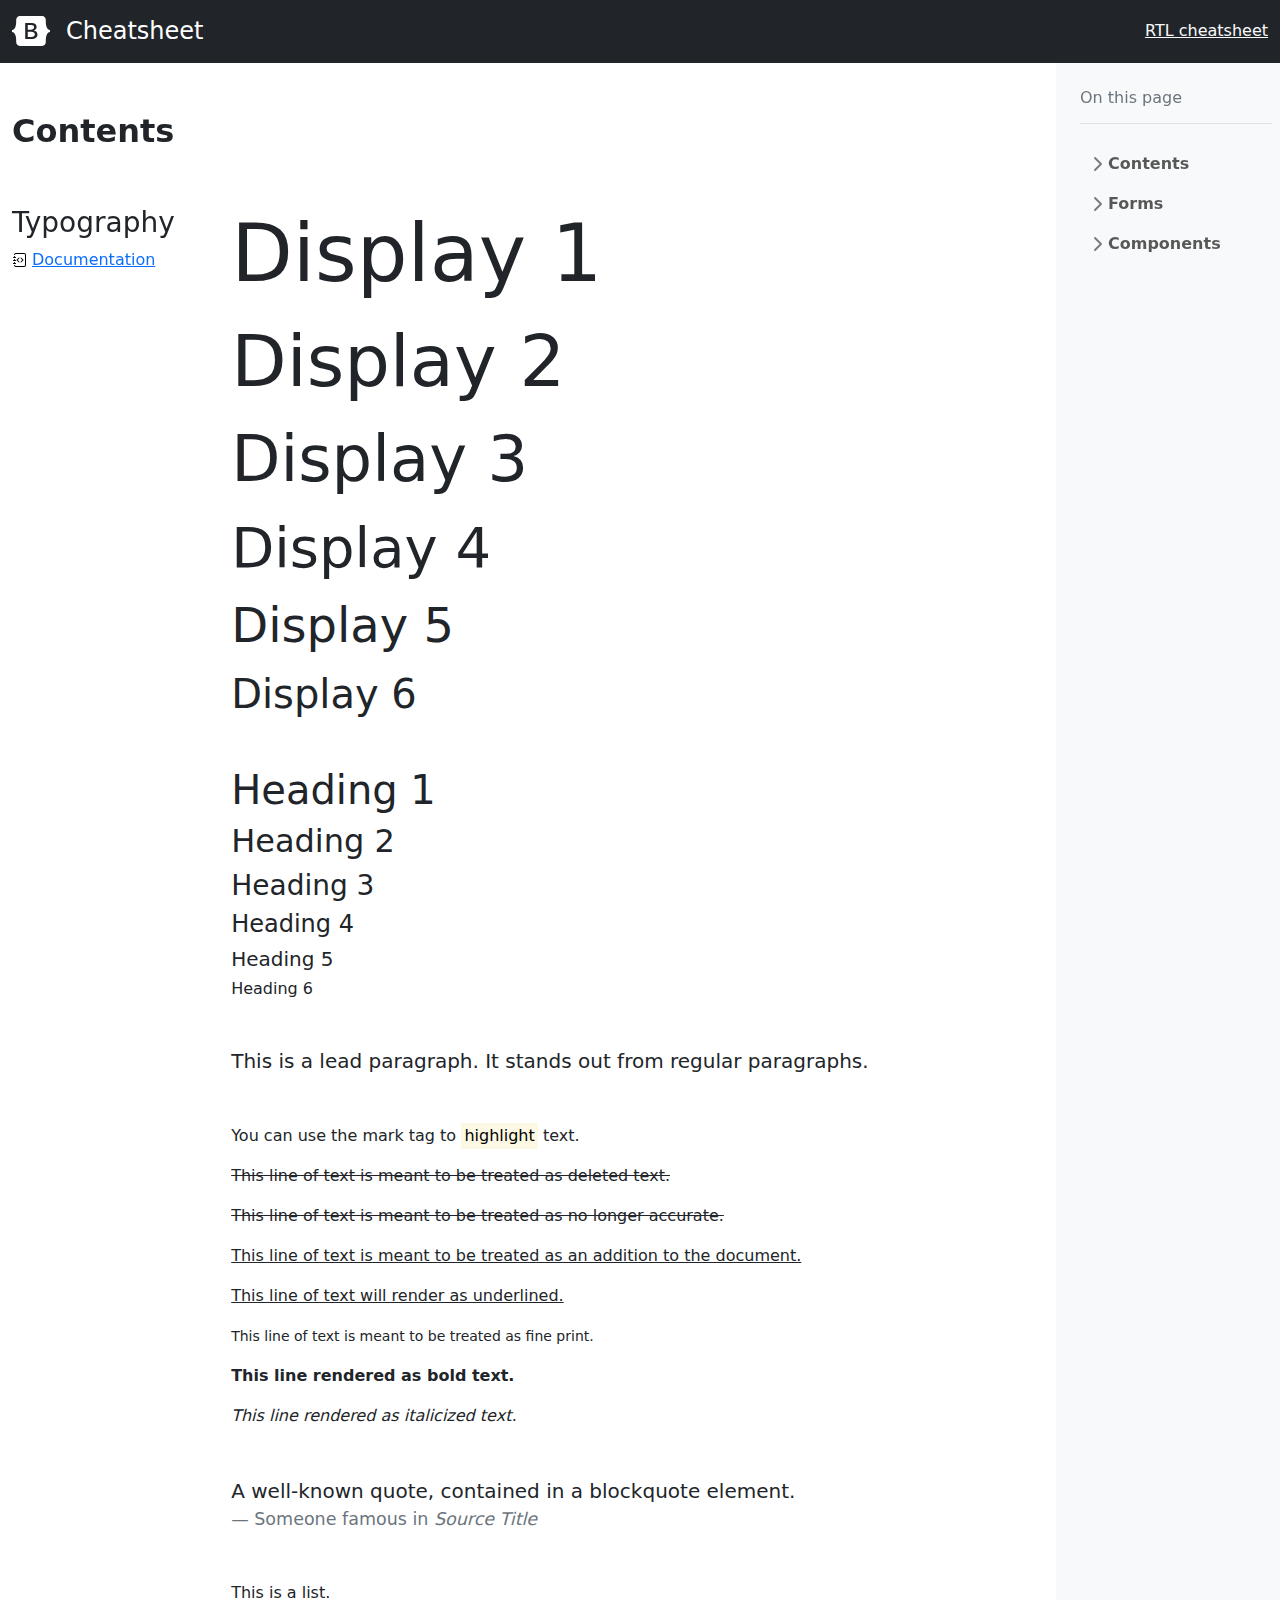
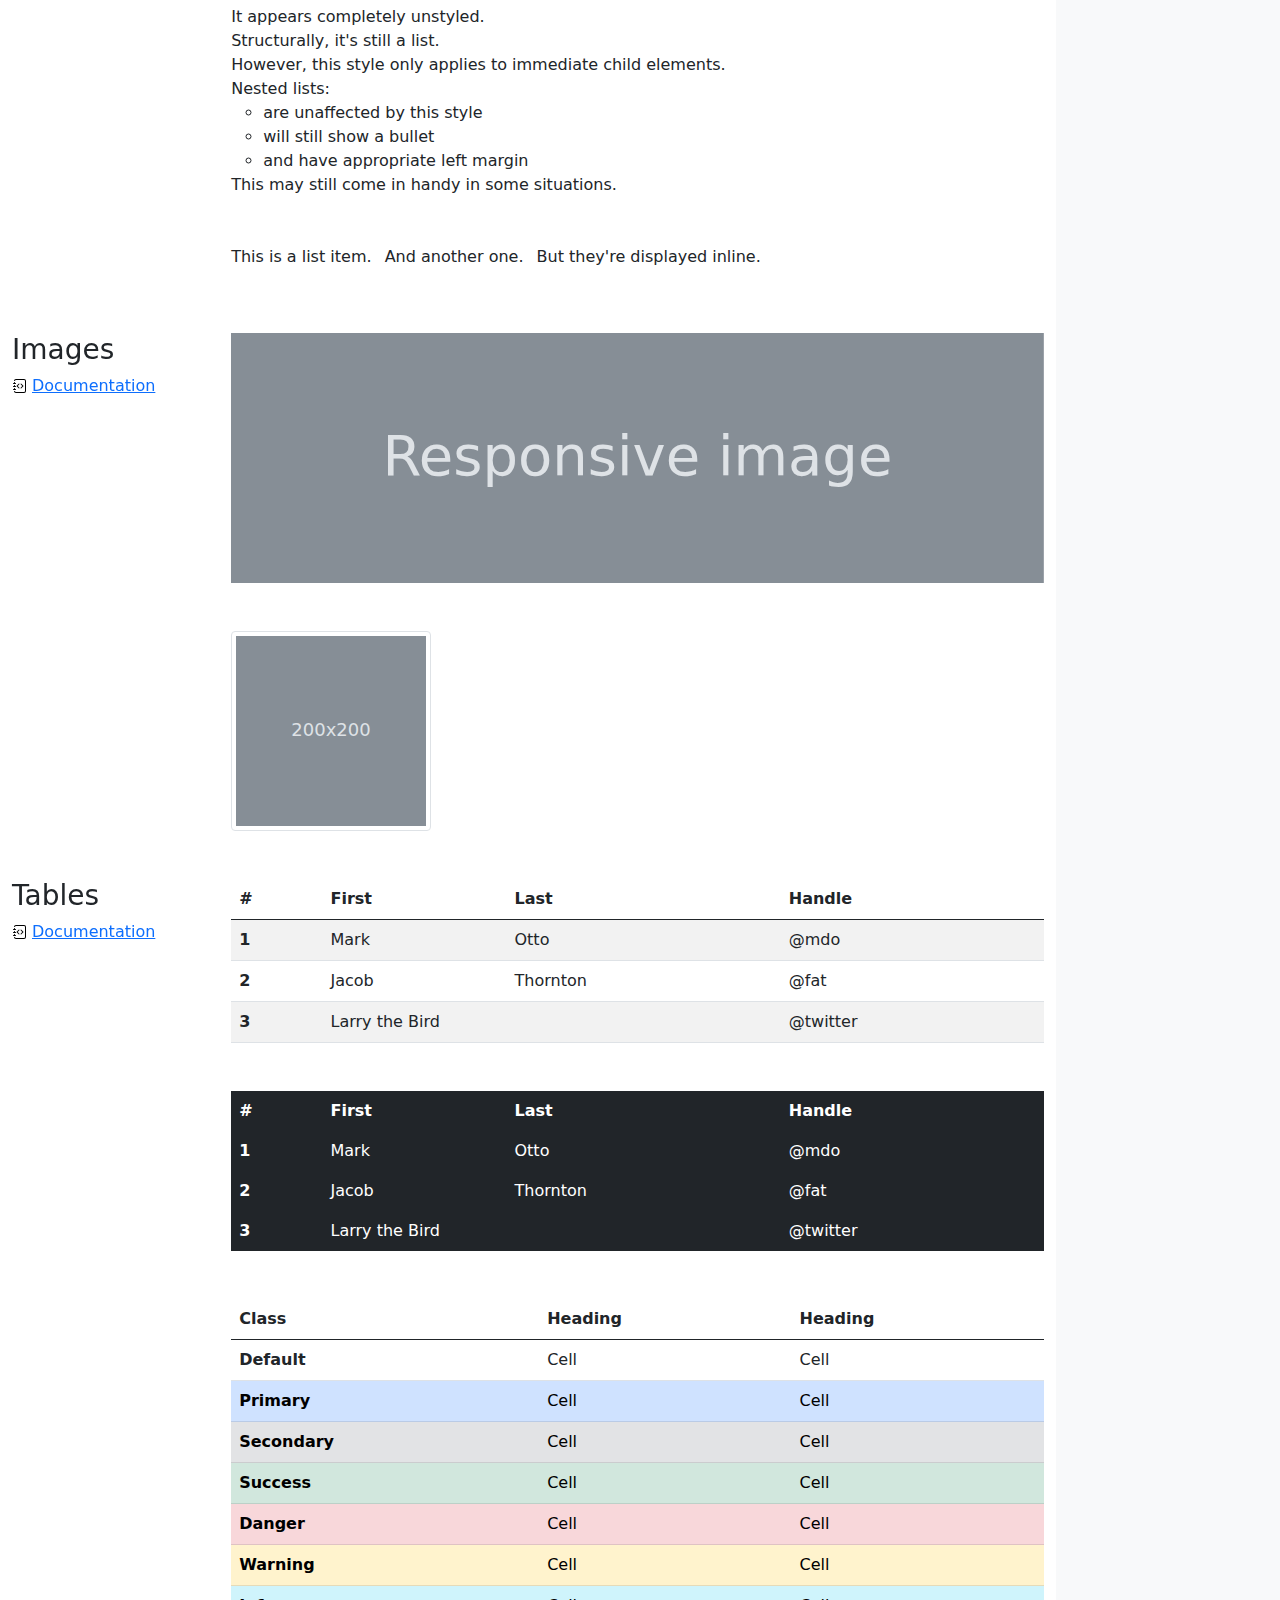
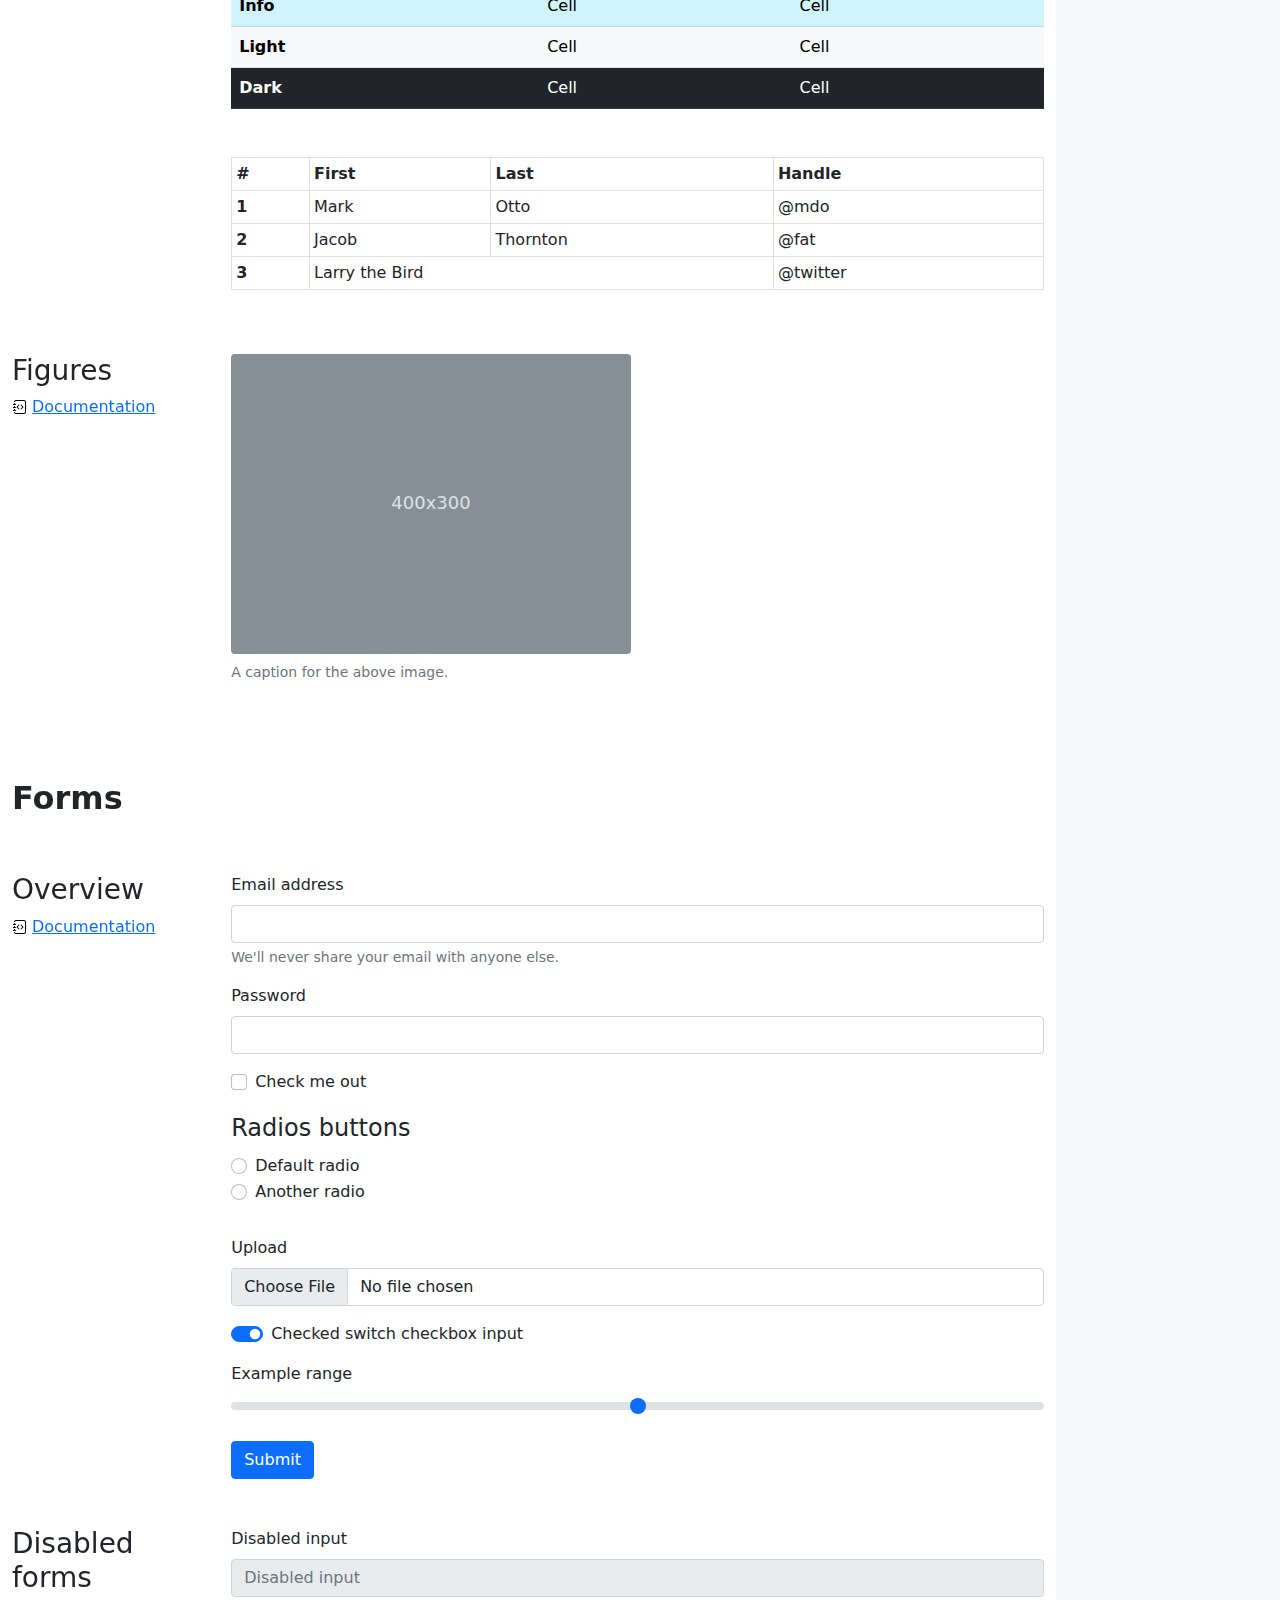
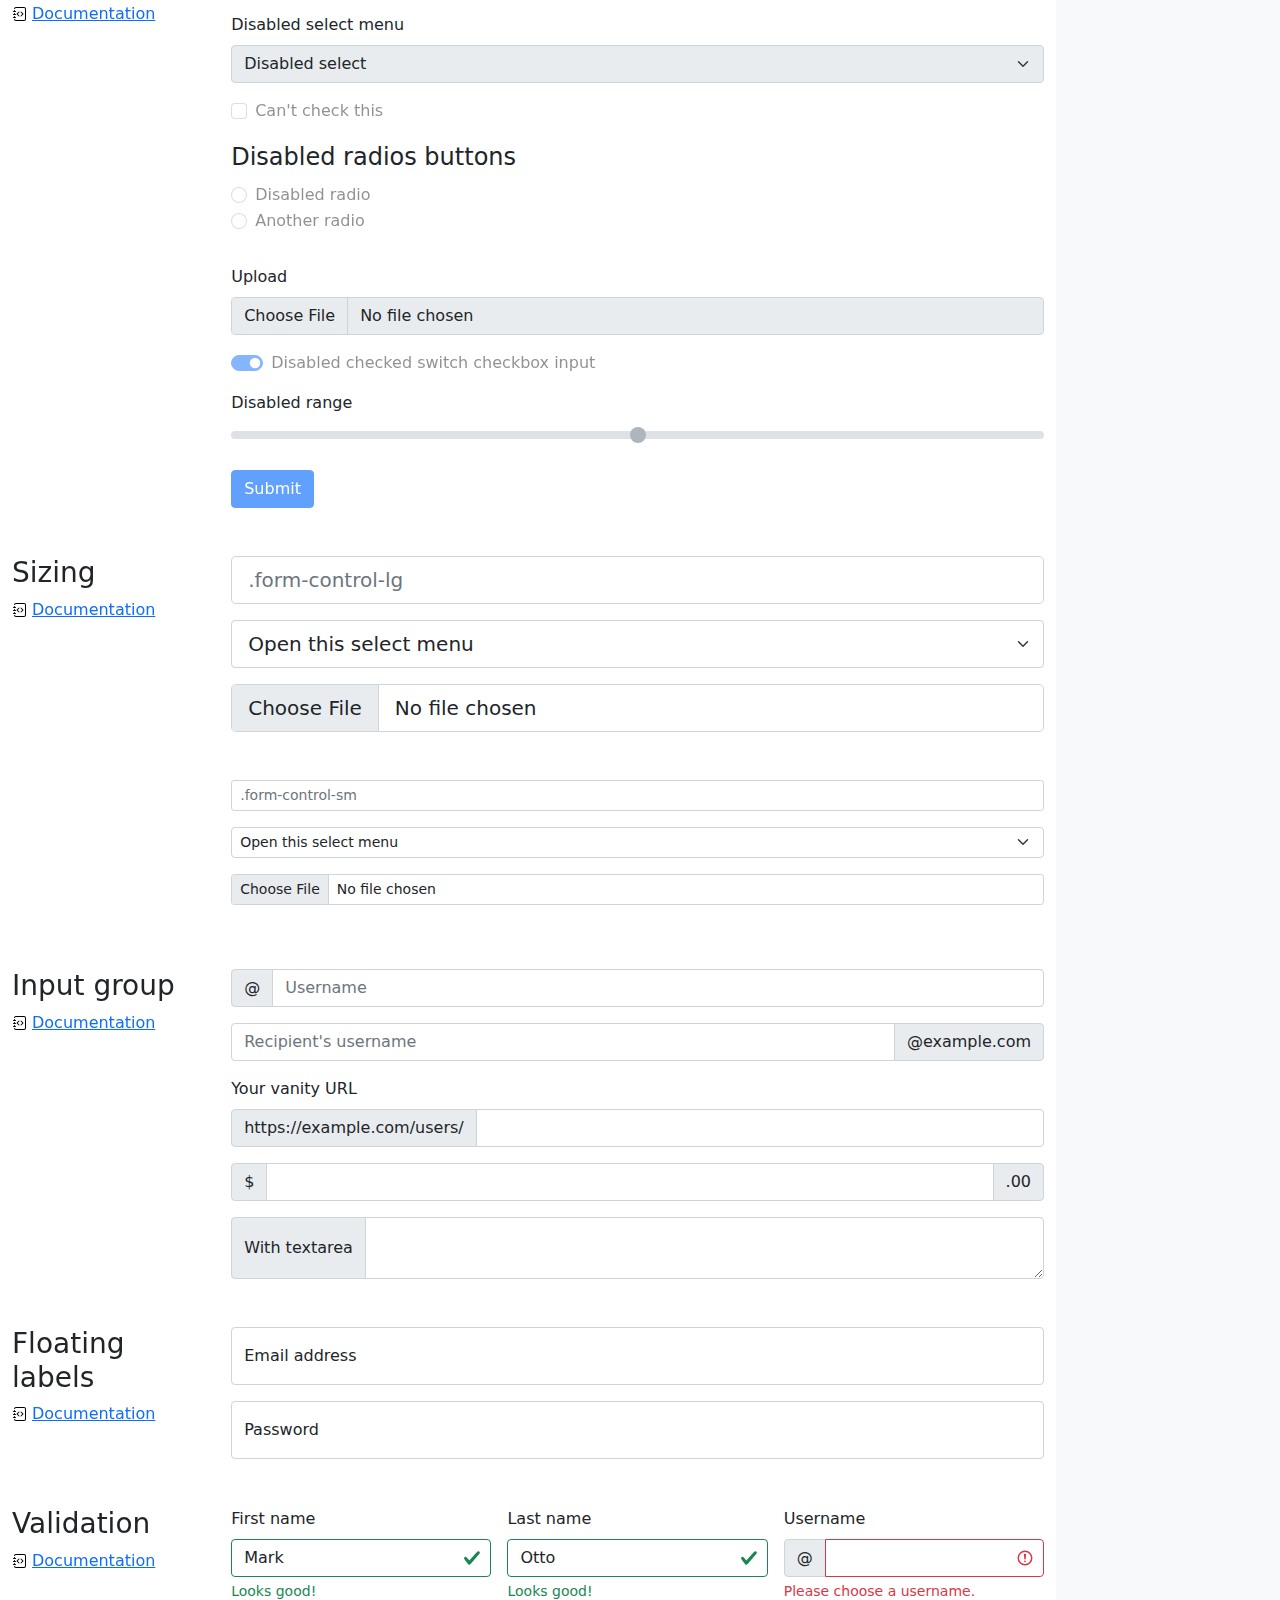
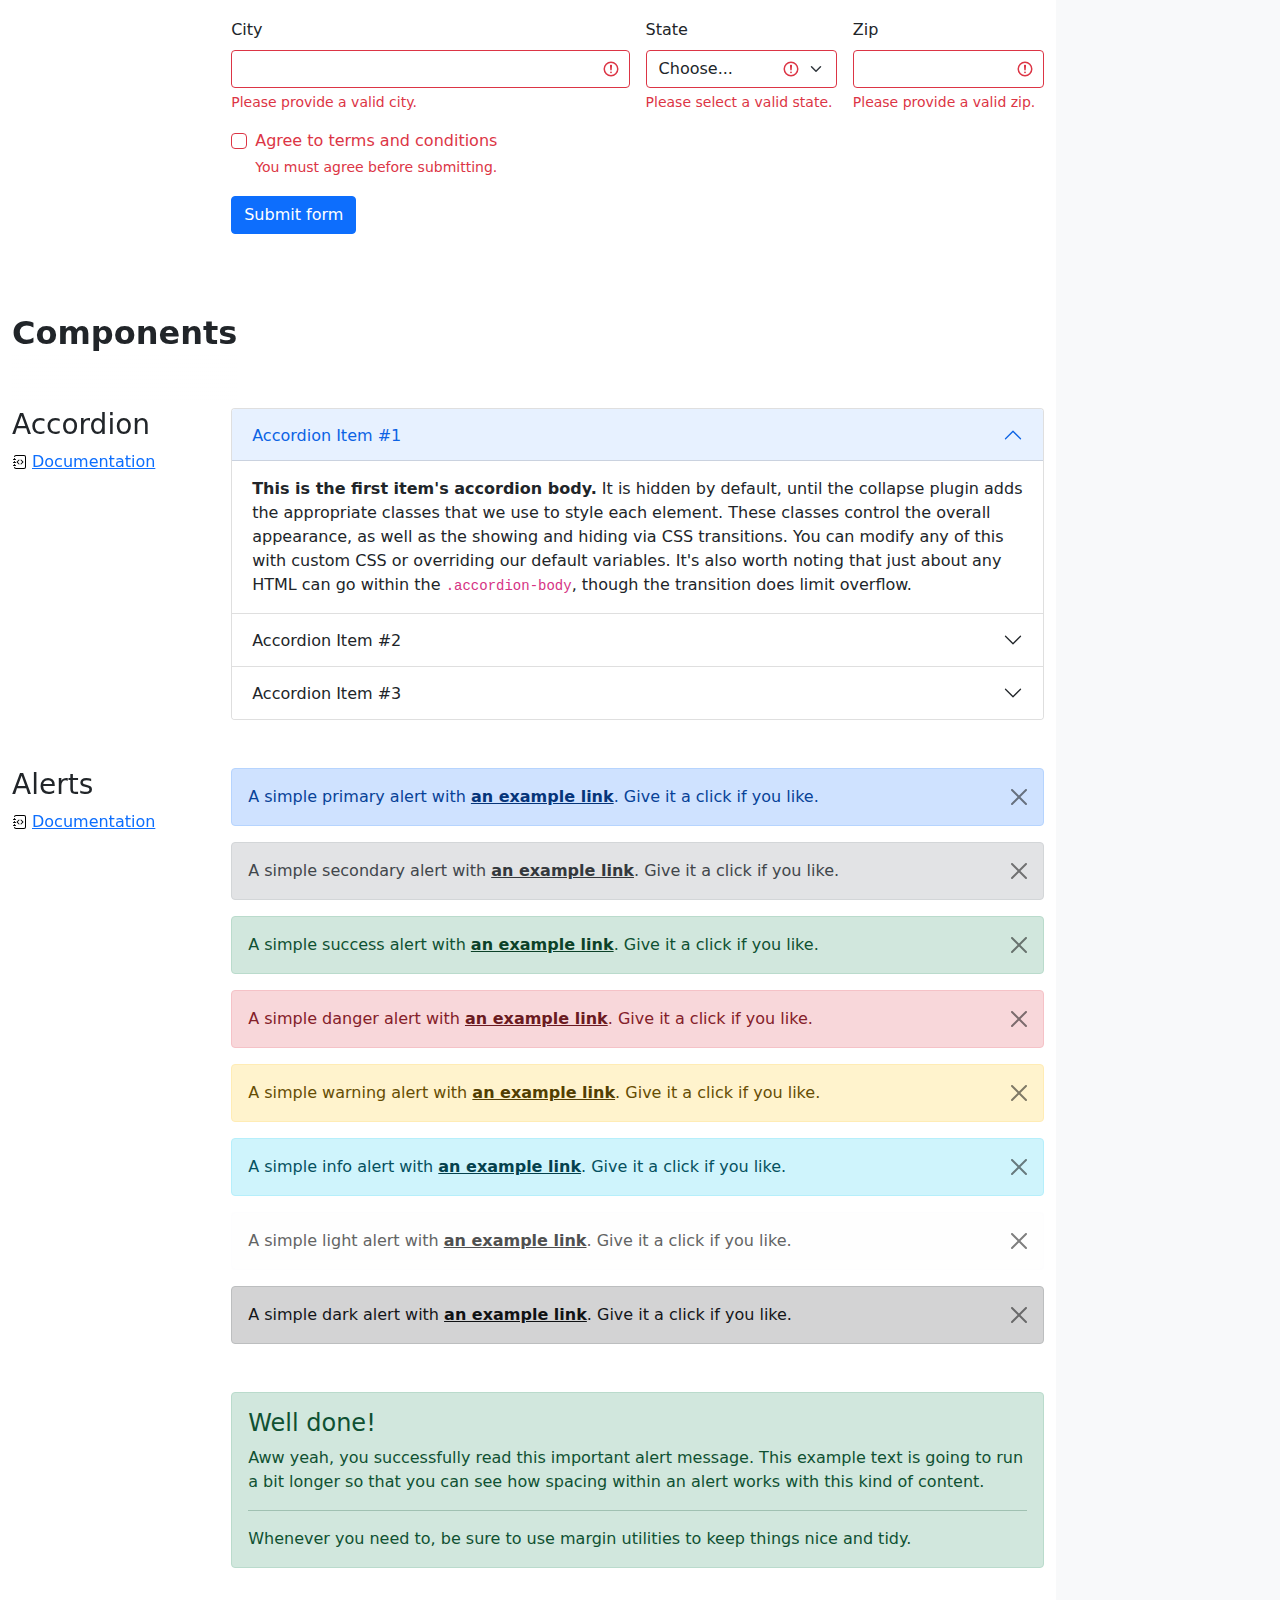
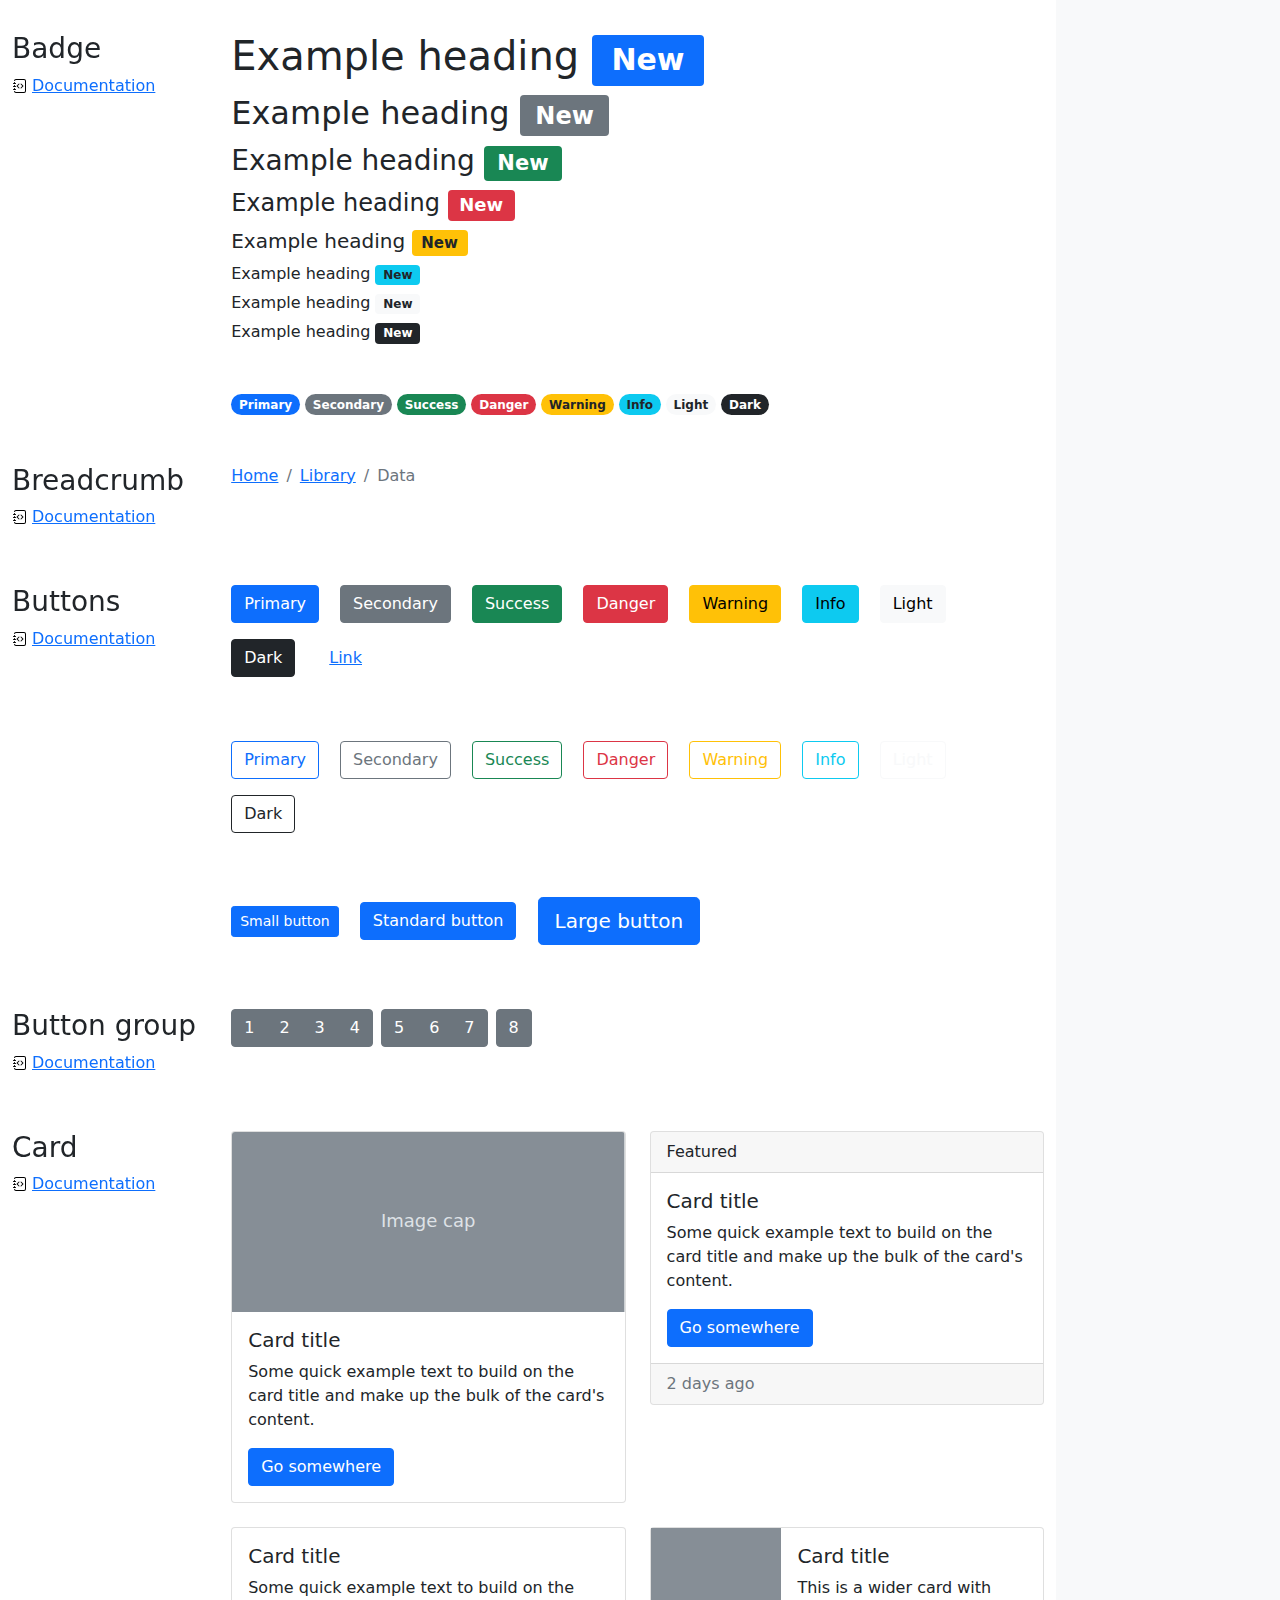
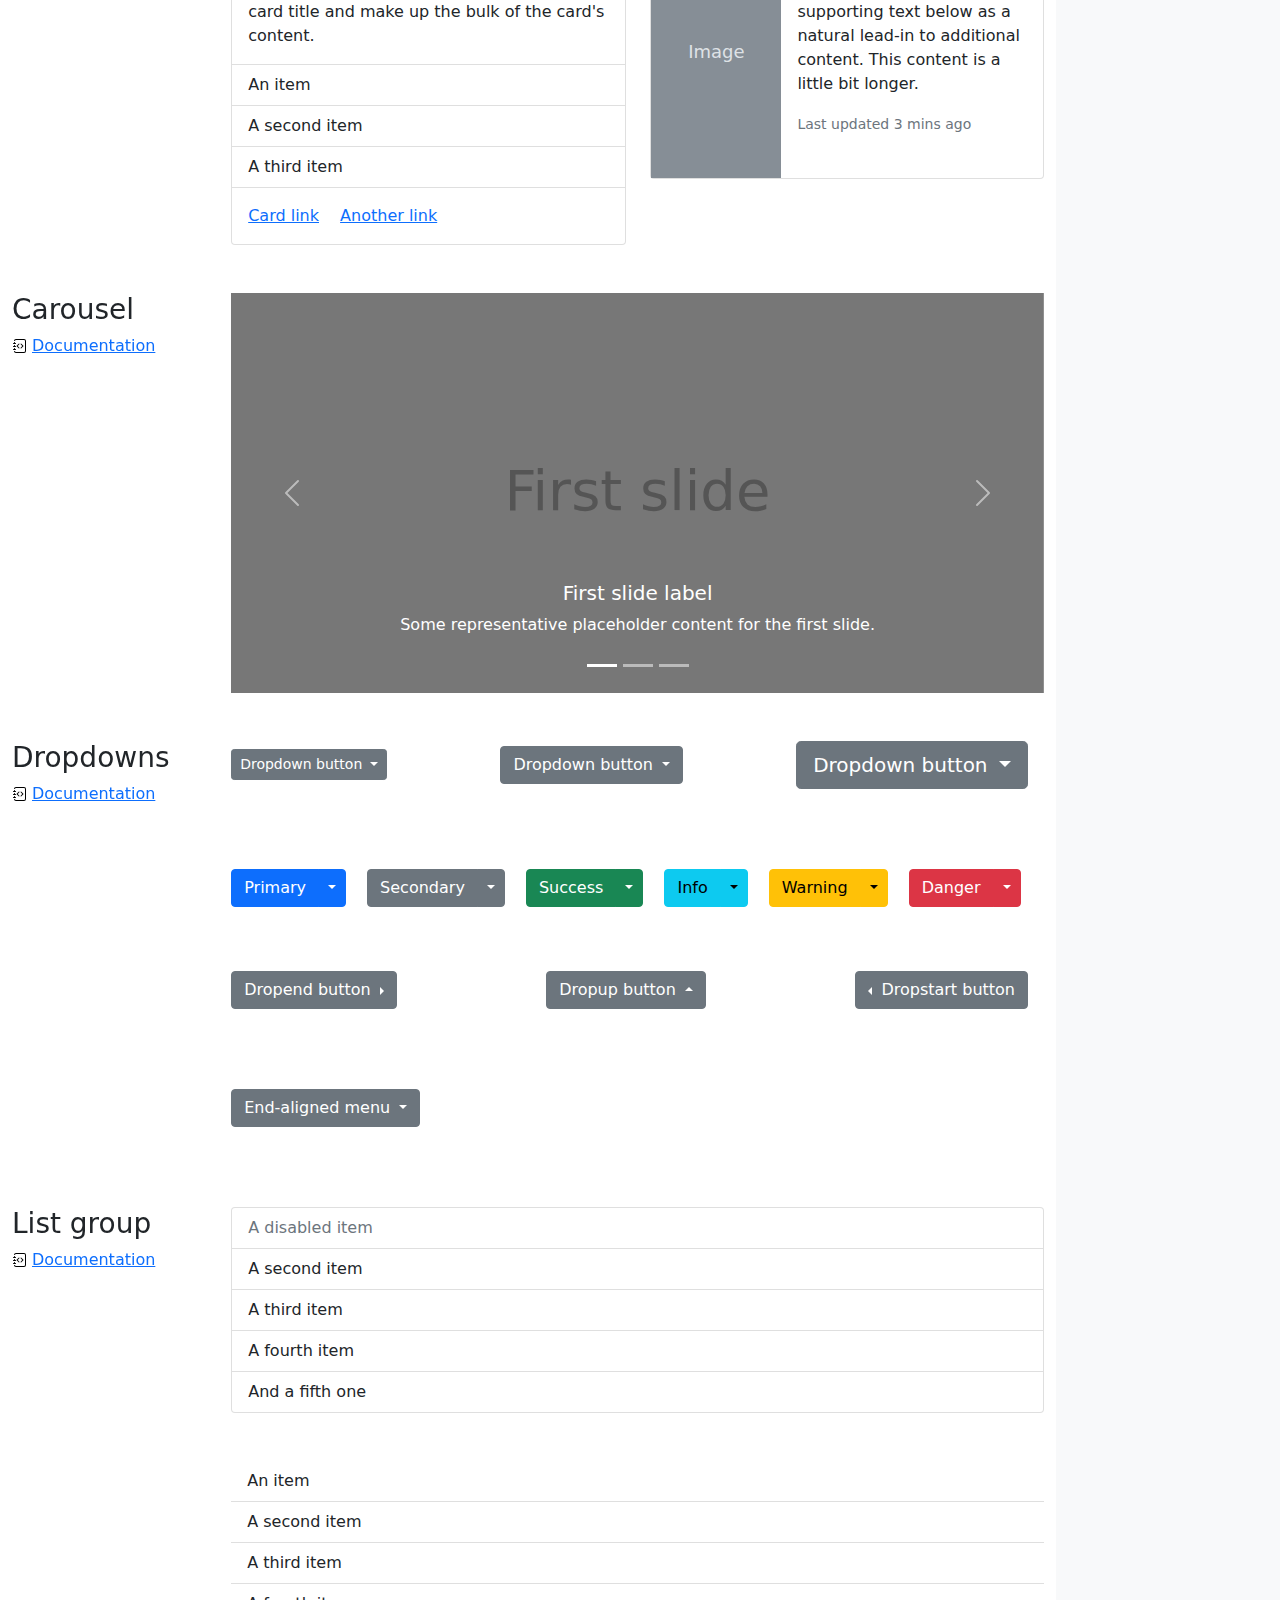
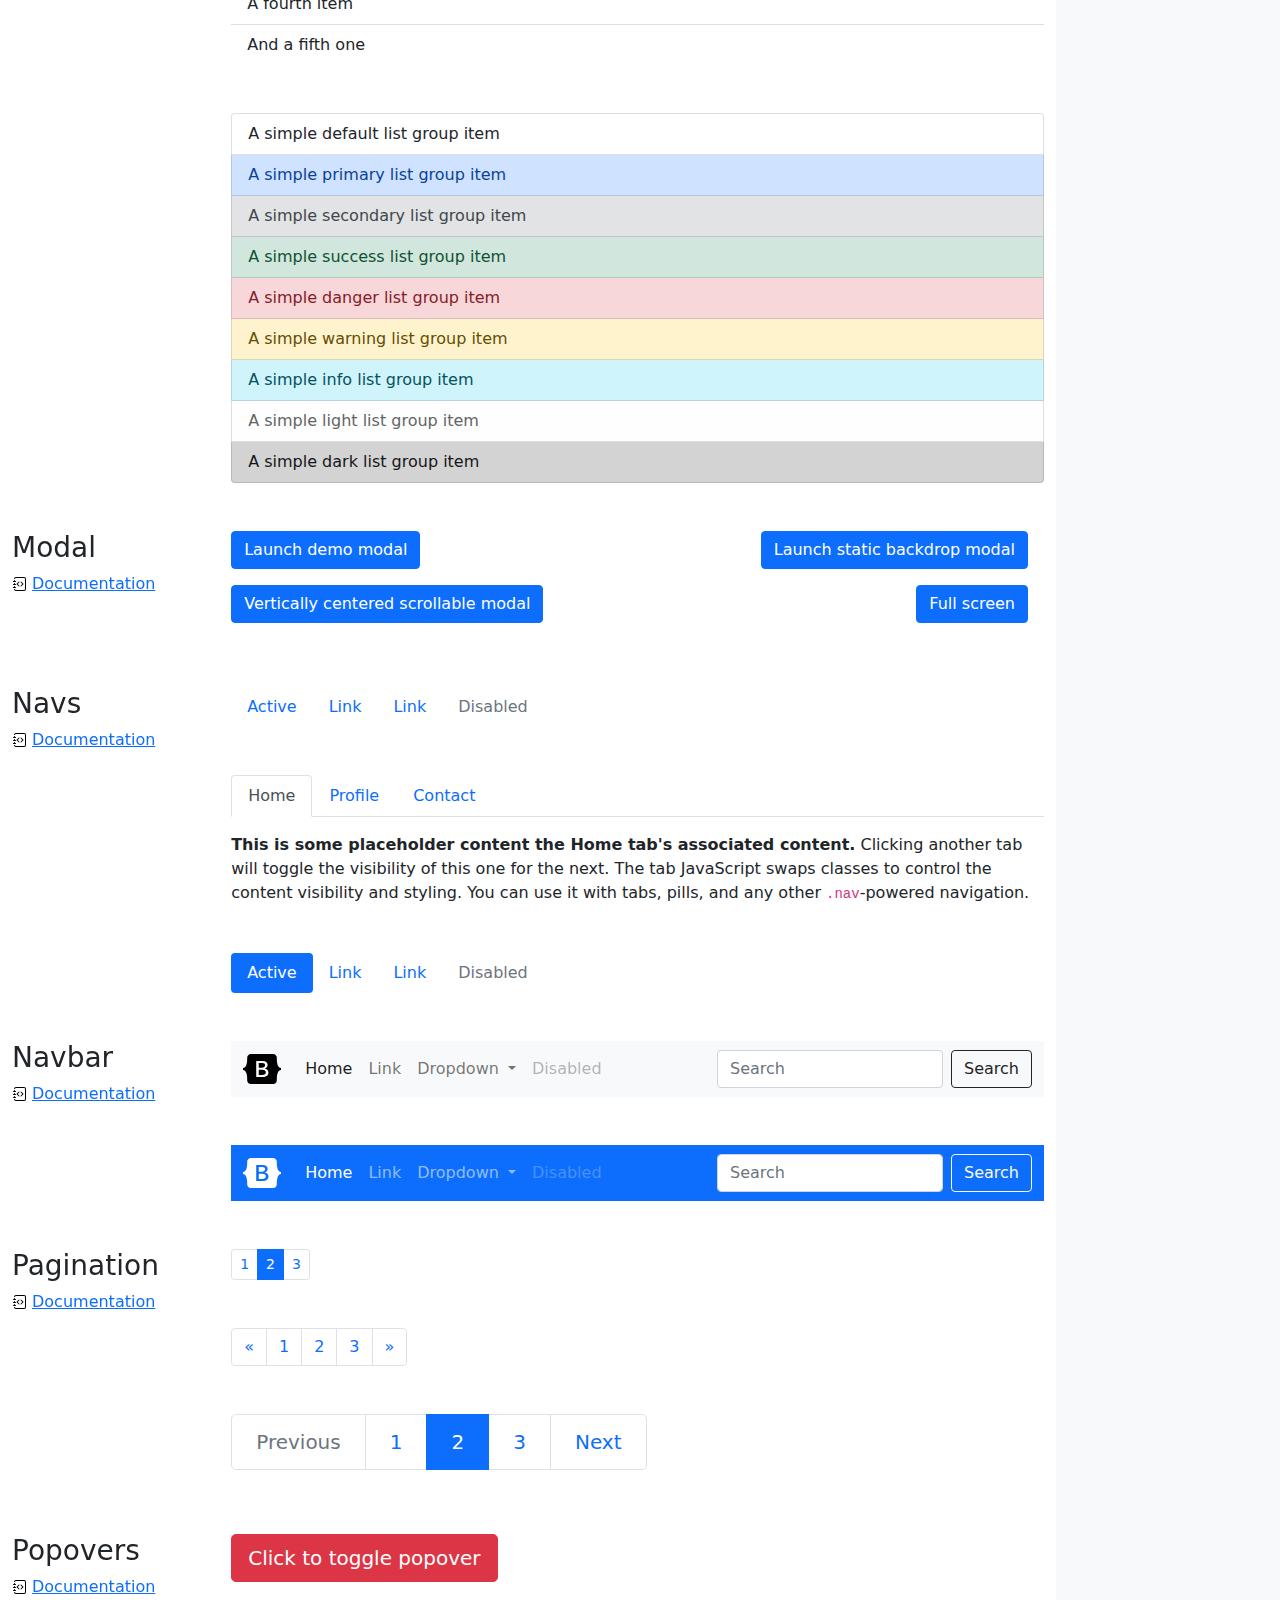
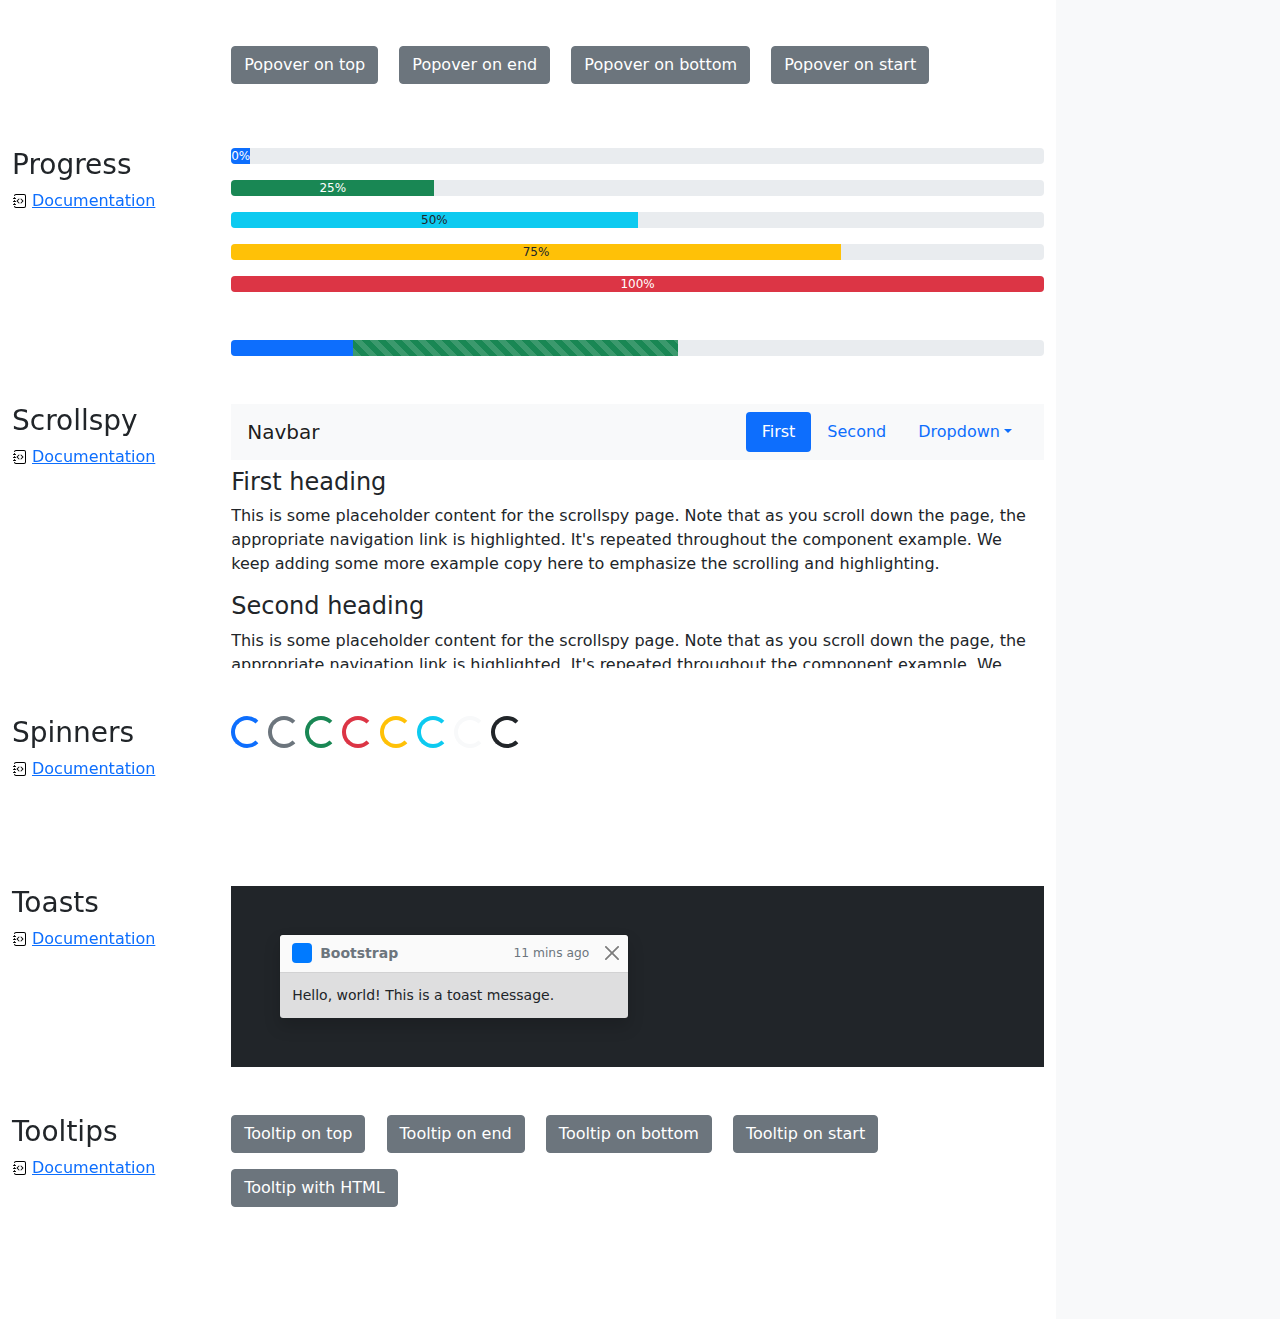
<file: teoria/esempi bootstrap/cheatsheet/index.html>
<!doctype html>
<html lang="en">
  <head>
    <meta charset="utf-8">
    <meta name="viewport" content="width=device-width, initial-scale=1">
    <meta name="description" content="">
    <meta name="author" content="Mark Otto, Jacob Thornton, and Bootstrap contributors">
    <meta name="generator" content="Hugo 0.84.0">
    <title>Cheatsheet · Bootstrap v5.0</title>

    <link rel="canonical" href="https://getbootstrap.com/docs/5.0/examples/cheatsheet/">

    

    <!-- Bootstrap core CSS -->
<link href="../assets/dist/css/bootstrap.min.css" rel="stylesheet">

    <style>
      .bd-placeholder-img {
        font-size: 1.125rem;
        text-anchor: middle;
        -webkit-user-select: none;
        -moz-user-select: none;
        user-select: none;
      }

      @media (min-width: 768px) {
        .bd-placeholder-img-lg {
          font-size: 3.5rem;
        }
      }
    </style>

    
    <!-- Custom styles for this template -->
    <link href="cheatsheet.css" rel="stylesheet">
  </head>
  <body class="bg-light">
    
<header class="bd-header bg-dark py-3 d-flex align-items-stretch border-bottom border-dark">
  <div class="container-fluid d-flex align-items-center">
    <h1 class="d-flex align-items-center fs-4 text-white mb-0">
      <img src="../assets/brand/bootstrap-logo-white.svg" width="38" height="30" class="me-3" alt="Bootstrap">
      Cheatsheet
    </h1>
    <a href="../examples/cheatsheet-rtl/" class="ms-auto link-light" hreflang="ar">RTL cheatsheet</a>
  </div>
</header>
<aside class="bd-aside sticky-xl-top text-muted align-self-start mb-3 mb-xl-5 px-2">
  <h2 class="h6 pt-4 pb-3 mb-4 border-bottom">On this page</h2>
  <nav class="small" id="toc">
    <ul class="list-unstyled">
      <li class="my-2">
        <button class="btn d-inline-flex align-items-center collapsed" data-bs-toggle="collapse" aria-expanded="false" data-bs-target="#contents-collapse" aria-controls="contents-collapse">Contents</button>
        <ul class="list-unstyled ps-3 collapse" id="contents-collapse">
          <li><a class="d-inline-flex align-items-center rounded" href="#typography">Typography</a></li>
          <li><a class="d-inline-flex align-items-center rounded" href="#images">Images</a></li>
          <li><a class="d-inline-flex align-items-center rounded" href="#tables">Tables</a></li>
          <li><a class="d-inline-flex align-items-center rounded" href="#figures">Figures</a></li>
        </ul>
      </li>
      <li class="my-2">
        <button class="btn d-inline-flex align-items-center collapsed" data-bs-toggle="collapse" aria-expanded="false" data-bs-target="#forms-collapse" aria-controls="forms-collapse">Forms</button>
        <ul class="list-unstyled ps-3 collapse" id="forms-collapse">
          <li><a class="d-inline-flex align-items-center rounded" href="#overview">Overview</a></li>
          <li><a class="d-inline-flex align-items-center rounded" href="#disabled-forms">Disabled forms</a></li>
          <li><a class="d-inline-flex align-items-center rounded" href="#sizing">Sizing</a></li>
          <li><a class="d-inline-flex align-items-center rounded" href="#input-group">Input group</a></li>
          <li><a class="d-inline-flex align-items-center rounded" href="#floating-labels">Floating labels</a></li>
          <li><a class="d-inline-flex align-items-center rounded" href="#validation">Validation</a></li>
        </ul>
      </li>
      <li class="my-2">
        <button class="btn d-inline-flex align-items-center collapsed" data-bs-toggle="collapse" aria-expanded="false" data-bs-target="#components-collapse" aria-controls="components-collapse">Components</button>
        <ul class="list-unstyled ps-3 collapse" id="components-collapse">
          <li><a class="d-inline-flex align-items-center rounded" href="#accordion">Accordion</a></li>
          <li><a class="d-inline-flex align-items-center rounded" href="#alerts">Alerts</a></li>
          <li><a class="d-inline-flex align-items-center rounded" href="#badge">Badge</a></li>
          <li><a class="d-inline-flex align-items-center rounded" href="#breadcrumb">Breadcrumb</a></li>
          <li><a class="d-inline-flex align-items-center rounded" href="#buttons">Buttons</a></li>
          <li><a class="d-inline-flex align-items-center rounded" href="#button-group">Button group</a></li>
          <li><a class="d-inline-flex align-items-center rounded" href="#card">Card</a></li>
          <li><a class="d-inline-flex align-items-center rounded" href="#carousel">Carousel</a></li>
          <li><a class="d-inline-flex align-items-center rounded" href="#dropdowns">Dropdowns</a></li>
          <li><a class="d-inline-flex align-items-center rounded" href="#list-group">List group</a></li>
          <li><a class="d-inline-flex align-items-center rounded" href="#modal">Modal</a></li>
          <li><a class="d-inline-flex align-items-center rounded" href="#navs">Navs</a></li>
          <li><a class="d-inline-flex align-items-center rounded" href="#navbar">Navbar</a></li>
          <li><a class="d-inline-flex align-items-center rounded" href="#pagination">Pagination</a></li>
          <li><a class="d-inline-flex align-items-center rounded" href="#popovers">Popovers</a></li>
          <li><a class="d-inline-flex align-items-center rounded" href="#progress">Progress</a></li>
          <li><a class="d-inline-flex align-items-center rounded" href="#scrollspy">Scrollspy</a></li>
          <li><a class="d-inline-flex align-items-center rounded" href="#spinners">Spinners</a></li>
          <li><a class="d-inline-flex align-items-center rounded" href="#toasts">Toasts</a></li>
          <li><a class="d-inline-flex align-items-center rounded" href="#tooltips">Tooltips</a></li>
        </ul>
      </li>
    </ul>
  </nav>
</aside>
<div class="bd-cheatsheet container-fluid bg-body">
  <section id="content">
    <h2 class="sticky-xl-top fw-bold pt-3 pt-xl-5 pb-2 pb-xl-3">Contents</h2>

    <article class="my-3" id="typography">
      <div class="bd-heading sticky-xl-top align-self-start mt-5 mb-3 mt-xl-0 mb-xl-2">
        <h3>Typography</h3>
        <a class="d-flex align-items-center" href="../content/typography/">Documentation</a>
      </div>

      <div>
        <div class="bd-example">
        <p class="display-1">Display 1</p>
        <p class="display-2">Display 2</p>
        <p class="display-3">Display 3</p>
        <p class="display-4">Display 4</p>
        <p class="display-5">Display 5</p>
        <p class="display-6">Display 6</p>
        </div>

        <div class="bd-example">
        <p class="h1">Heading 1</p>
        <p class="h2">Heading 2</p>
        <p class="h3">Heading 3</p>
        <p class="h4">Heading 4</p>
        <p class="h5">Heading 5</p>
        <p class="h6">Heading 6</p>
        </div>

        <div class="bd-example">
        <p class="lead">
          This is a lead paragraph. It stands out from regular paragraphs.
        </p>
        </div>

        <div class="bd-example">
        <p>You can use the mark tag to <mark>highlight</mark> text.</p>
        <p><del>This line of text is meant to be treated as deleted text.</del></p>
        <p><s>This line of text is meant to be treated as no longer accurate.</s></p>
        <p><ins>This line of text is meant to be treated as an addition to the document.</ins></p>
        <p><u>This line of text will render as underlined.</u></p>
        <p><small>This line of text is meant to be treated as fine print.</small></p>
        <p><strong>This line rendered as bold text.</strong></p>
        <p><em>This line rendered as italicized text.</em></p>
        </div>

        <div class="bd-example">
        <blockquote class="blockquote">
          <p>A well-known quote, contained in a blockquote element.</p>
          <footer class="blockquote-footer">Someone famous in <cite title="Source Title">Source Title</cite></footer>
        </blockquote>
        </div>

        <div class="bd-example">
        <ul class="list-unstyled">
          <li>This is a list.</li>
          <li>It appears completely unstyled.</li>
          <li>Structurally, it's still a list.</li>
          <li>However, this style only applies to immediate child elements.</li>
          <li>Nested lists:
            <ul>
              <li>are unaffected by this style</li>
              <li>will still show a bullet</li>
              <li>and have appropriate left margin</li>
            </ul>
          </li>
          <li>This may still come in handy in some situations.</li>
        </ul>
        </div>

        <div class="bd-example">
        <ul class="list-inline">
          <li class="list-inline-item">This is a list item.</li>
          <li class="list-inline-item">And another one.</li>
          <li class="list-inline-item">But they're displayed inline.</li>
        </ul>
        </div>
      </div>
    </article>
    <article class="my-3" id="images">
      <div class="bd-heading sticky-xl-top align-self-start mt-5 mb-3 mt-xl-0 mb-xl-2">
        <h3>Images</h3>
        <a class="d-flex align-items-center" href="../content/images/">Documentation</a>
      </div>

      <div>
        <div class="bd-example">
        <svg class="bd-placeholder-img bd-placeholder-img-lg img-fluid" width="100%" height="250" xmlns="http://www.w3.org/2000/svg" role="img" aria-label="Placeholder: Responsive image" preserveAspectRatio="xMidYMid slice" focusable="false"><title>Placeholder</title><rect width="100%" height="100%" fill="#868e96"/><text x="50%" y="50%" fill="#dee2e6" dy=".3em">Responsive image</text></svg>

        </div>

        <div class="bd-example">
        <svg class="bd-placeholder-img img-thumbnail" width="200" height="200" xmlns="http://www.w3.org/2000/svg" role="img" aria-label="A generic square placeholder image with a white border around it, making it resemble a photograph taken with an old instant camera: 200x200" preserveAspectRatio="xMidYMid slice" focusable="false"><title>A generic square placeholder image with a white border around it, making it resemble a photograph taken with an old instant camera</title><rect width="100%" height="100%" fill="#868e96"/><text x="50%" y="50%" fill="#dee2e6" dy=".3em">200x200</text></svg>

        </div>
      </div>
    </article>
    <article class="my-3" id="tables">
      <div class="bd-heading sticky-xl-top align-self-start mt-5 mb-3 mt-xl-0 mb-xl-2">
        <h3>Tables</h3>
        <a class="d-flex align-items-center" href="../content/tables/">Documentation</a>
      </div>

      <div>
        <div class="bd-example">
        <table class="table table-striped">
          <thead>
          <tr>
            <th scope="col">#</th>
            <th scope="col">First</th>
            <th scope="col">Last</th>
            <th scope="col">Handle</th>
          </tr>
          </thead>
          <tbody>
          <tr>
            <th scope="row">1</th>
            <td>Mark</td>
            <td>Otto</td>
            <td>@mdo</td>
          </tr>
          <tr>
            <th scope="row">2</th>
            <td>Jacob</td>
            <td>Thornton</td>
            <td>@fat</td>
          </tr>
          <tr>
            <th scope="row">3</th>
            <td colspan="2">Larry the Bird</td>
            <td>@twitter</td>
          </tr>
          </tbody>
        </table>
        </div>

        <div class="bd-example">
        <table class="table table-dark table-borderless">
          <thead>
          <tr>
            <th scope="col">#</th>
            <th scope="col">First</th>
            <th scope="col">Last</th>
            <th scope="col">Handle</th>
          </tr>
          </thead>
          <tbody>
          <tr>
            <th scope="row">1</th>
            <td>Mark</td>
            <td>Otto</td>
            <td>@mdo</td>
          </tr>
          <tr>
            <th scope="row">2</th>
            <td>Jacob</td>
            <td>Thornton</td>
            <td>@fat</td>
          </tr>
          <tr>
            <th scope="row">3</th>
            <td colspan="2">Larry the Bird</td>
            <td>@twitter</td>
          </tr>
          </tbody>
        </table>
        </div>

        <div class="bd-example">
        <table class="table table-hover">
          <thead>
          <tr>
            <th scope="col">Class</th>
            <th scope="col">Heading</th>
            <th scope="col">Heading</th>
          </tr>
          </thead>
          <tbody>
          <tr>
            <th scope="row">Default</th>
            <td>Cell</td>
            <td>Cell</td>
          </tr>
          
          <tr class="table-primary">
            <th scope="row">Primary</th>
            <td>Cell</td>
            <td>Cell</td>
          </tr>
          <tr class="table-secondary">
            <th scope="row">Secondary</th>
            <td>Cell</td>
            <td>Cell</td>
          </tr>
          <tr class="table-success">
            <th scope="row">Success</th>
            <td>Cell</td>
            <td>Cell</td>
          </tr>
          <tr class="table-danger">
            <th scope="row">Danger</th>
            <td>Cell</td>
            <td>Cell</td>
          </tr>
          <tr class="table-warning">
            <th scope="row">Warning</th>
            <td>Cell</td>
            <td>Cell</td>
          </tr>
          <tr class="table-info">
            <th scope="row">Info</th>
            <td>Cell</td>
            <td>Cell</td>
          </tr>
          <tr class="table-light">
            <th scope="row">Light</th>
            <td>Cell</td>
            <td>Cell</td>
          </tr>
          <tr class="table-dark">
            <th scope="row">Dark</th>
            <td>Cell</td>
            <td>Cell</td>
          </tr>
          </tbody>
        </table>
        </div>

        <div class="bd-example">
        <table class="table table-sm table-bordered">
          <thead>
          <tr>
            <th scope="col">#</th>
            <th scope="col">First</th>
            <th scope="col">Last</th>
            <th scope="col">Handle</th>
          </tr>
          </thead>
          <tbody>
          <tr>
            <th scope="row">1</th>
            <td>Mark</td>
            <td>Otto</td>
            <td>@mdo</td>
          </tr>
          <tr>
            <th scope="row">2</th>
            <td>Jacob</td>
            <td>Thornton</td>
            <td>@fat</td>
          </tr>
          <tr>
            <th scope="row">3</th>
            <td colspan="2">Larry the Bird</td>
            <td>@twitter</td>
          </tr>
          </tbody>
        </table>
        </div>
      </div>
    </article>
    <article class="my-3" id="figures">
      <div class="bd-heading sticky-xl-top align-self-start mt-5 mb-3 mt-xl-0 mb-xl-2">
        <h3>Figures</h3>
        <a class="d-flex align-items-center" href="../content/figures/">Documentation</a>
      </div>

      <div>
        <div class="bd-example">
        <figure class="figure">
          <svg class="bd-placeholder-img figure-img img-fluid rounded" width="400" height="300" xmlns="http://www.w3.org/2000/svg" role="img" aria-label="Placeholder: 400x300" preserveAspectRatio="xMidYMid slice" focusable="false"><title>Placeholder</title><rect width="100%" height="100%" fill="#868e96"/><text x="50%" y="50%" fill="#dee2e6" dy=".3em">400x300</text></svg>

          <figcaption class="figure-caption">A caption for the above image.</figcaption>
        </figure>
        </div>
      </div>
    </article>
  </section>

  <section id="forms">
    <h2 class="sticky-xl-top fw-bold pt-3 pt-xl-5 pb-2 pb-xl-3">Forms</h2>

    <article class="my-3" id="overview">
      <div class="bd-heading sticky-xl-top align-self-start mt-5 mb-3 mt-xl-0 mb-xl-2">
        <h3>Overview</h3>
        <a class="d-flex align-items-center" href="../forms/overview/">Documentation</a>
      </div>

      <div>
        <div class="bd-example">
        <form>
          <div class="mb-3">
            <label for="exampleInputEmail1" class="form-label">Email address</label>
            <input type="email" class="form-control" id="exampleInputEmail1" aria-describedby="emailHelp">
            <div id="emailHelp" class="form-text">We'll never share your email with anyone else.</div>
          </div>
          <div class="mb-3">
            <label for="exampleInputPassword1" class="form-label">Password</label>
            <input type="password" class="form-control" id="exampleInputPassword1">
          </div>
          <div class="mb-3 form-check">
            <input type="checkbox" class="form-check-input" id="exampleCheck1">
            <label class="form-check-label" for="exampleCheck1">Check me out</label>
          </div>
          <fieldset class="mb-3">
            <legend>Radios buttons</legend>
            <div class="form-check">
              <input type="radio" name="radios" class="form-check-input" id="exampleRadio1">
              <label class="form-check-label" for="exampleRadio1">Default radio</label>
            </div>
            <div class="mb-3 form-check">
              <input type="radio" name="radios" class="form-check-input" id="exampleRadio2">
              <label class="form-check-label" for="exampleRadio2">Another radio</label>
            </div>
          </fieldset>
          <div class="mb-3">
            <label class="form-label" for="customFile">Upload</label>
            <input type="file" class="form-control" id="customFile">
          </div>
          <div class="mb-3 form-check form-switch">
            <input class="form-check-input" type="checkbox" id="flexSwitchCheckChecked" checked>
            <label class="form-check-label" for="flexSwitchCheckChecked">Checked switch checkbox input</label>
          </div>
          <div class="mb-3">
            <label for="customRange3" class="form-label">Example range</label>
            <input type="range" class="form-range" min="0" max="5" step="0.5" id="customRange3">
          </div>
          <button type="submit" class="btn btn-primary">Submit</button>
        </form>
        </div>
      </div>
    </article>
    <article class="my-3" id="disabled-forms">
      <div class="bd-heading sticky-xl-top align-self-start mt-5 mb-3 mt-xl-0 mb-xl-2">
        <h3>Disabled forms</h3>
        <a class="d-flex align-items-center" href="../forms/overview/#disabled-forms">Documentation</a>
      </div>

      <div>
        <div class="bd-example">
        <form>
          <fieldset disabled aria-label="Disabled fieldset example">
            <div class="mb-3">
              <label for="disabledTextInput" class="form-label">Disabled input</label>
              <input type="text" id="disabledTextInput" class="form-control" placeholder="Disabled input">
            </div>
            <div class="mb-3">
              <label for="disabledSelect" class="form-label">Disabled select menu</label>
              <select id="disabledSelect" class="form-select">
                <option>Disabled select</option>
              </select>
            </div>
            <div class="mb-3">
              <div class="form-check">
                <input class="form-check-input" type="checkbox" id="disabledFieldsetCheck" disabled>
                <label class="form-check-label" for="disabledFieldsetCheck">
                  Can't check this
                </label>
              </div>
            </div>
            <fieldset class="mb-3">
              <legend>Disabled radios buttons</legend>
              <div class="form-check">
                <input type="radio" name="radios" class="form-check-input" id="disabledRadio1" disabled>
                <label class="form-check-label" for="disabledRadio1">Disabled radio</label>
              </div>
              <div class="mb-3 form-check">
                <input type="radio" name="radios" class="form-check-input" id="disabledRadio2" disabled>
                <label class="form-check-label" for="disabledRadio2">Another radio</label>
              </div>
            </fieldset>
            <div class="mb-3">
              <label class="form-label" for="disabledCustomFile">Upload</label>
              <input type="file" class="form-control" id="disabledCustomFile" disabled>
            </div>
            <div class="mb-3 form-check form-switch">
              <input class="form-check-input" type="checkbox" id="disabledSwitchCheckChecked" checked disabled>
              <label class="form-check-label" for="disabledSwitchCheckChecked">Disabled checked switch checkbox input</label>
            </div>
            <div class="mb-3">
              <label for="disabledRange" class="form-label">Disabled range</label>
              <input type="range" class="form-range" min="0" max="5" step="0.5" id="disabledRange">
            </div>
            <button type="submit" class="btn btn-primary">Submit</button>
          </fieldset>
        </form>
        </div>
      </div>
    </article>
    <article class="my-3" id="sizing">
      <div class="bd-heading sticky-xl-top align-self-start mt-5 mb-3 mt-xl-0 mb-xl-2">
        <h3>Sizing</h3>
        <a class="d-flex align-items-center" href="../forms/form-control/#sizing">Documentation</a>
      </div>

      <div>
        <div class="bd-example">
        <div class="mb-3">
          <input class="form-control form-control-lg" type="text" placeholder=".form-control-lg" aria-label=".form-control-lg example">
        </div>
        <div class="mb-3">
          <select class="form-select form-select-lg mb-3" aria-label=".form-select-lg example">
            <option selected>Open this select menu</option>
            <option value="1">One</option>
            <option value="2">Two</option>
            <option value="3">Three</option>
          </select>
        </div>
        <div class="mb-3">
          <input type="file" class="form-control form-control-lg" aria-label="Large file input example">
        </div>
        </div>

        <div class="bd-example">
        <div class="mb-3">
          <input class="form-control form-control-sm" type="text" placeholder=".form-control-sm" aria-label=".form-control-sm example">
        </div>
        <div class="mb-3">
          <select class="form-select form-select-sm" aria-label=".form-select-sm example">
            <option selected>Open this select menu</option>
            <option value="1">One</option>
            <option value="2">Two</option>
            <option value="3">Three</option>
          </select>
        </div>
        <div class="mb-3">
          <input type="file" class="form-control form-control-sm" aria-label="Small file input example">
        </div>
        </div>
      </div>
    </article>
    <article class="my-3" id="input-group">
      <div class="bd-heading sticky-xl-top align-self-start mt-5 mb-3 mt-xl-0 mb-xl-2">
        <h3>Input group</h3>
        <a class="d-flex align-items-center" href="../forms/input-group/">Documentation</a>
      </div>

      <div>
        <div class="bd-example">
        <div class="input-group mb-3">
          <span class="input-group-text" id="basic-addon1">@</span>
          <input type="text" class="form-control" placeholder="Username" aria-label="Username" aria-describedby="basic-addon1">
        </div>
        <div class="input-group mb-3">
          <input type="text" class="form-control" placeholder="Recipient's username" aria-label="Recipient's username" aria-describedby="basic-addon2">
          <span class="input-group-text" id="basic-addon2">@example.com</span>
        </div>
        <label for="basic-url" class="form-label">Your vanity URL</label>
        <div class="input-group mb-3">
          <span class="input-group-text" id="basic-addon3">https://example.com/users/</span>
          <input type="text" class="form-control" id="basic-url" aria-describedby="basic-addon3">
        </div>
        <div class="input-group mb-3">
          <span class="input-group-text">$</span>
          <input type="text" class="form-control" aria-label="Amount (to the nearest dollar)">
          <span class="input-group-text">.00</span>
        </div>
        <div class="input-group">
          <span class="input-group-text">With textarea</span>
          <textarea class="form-control" aria-label="With textarea"></textarea>
        </div>
        </div>
      </div>
    </article>
    <article class="my-3" id="floating-labels">
      <div class="bd-heading sticky-xl-top align-self-start mt-5 mb-3 mt-xl-0 mb-xl-2">
        <h3>Floating labels</h3>
        <a class="d-flex align-items-center" href="../forms/floating-labels/">Documentation</a>
      </div>

      <div>
        <div class="bd-example">
        <form>
          <div class="form-floating mb-3">
            <input type="email" class="form-control" id="floatingInput" placeholder="name@example.com">
            <label for="floatingInput">Email address</label>
          </div>
          <div class="form-floating">
            <input type="password" class="form-control" id="floatingPassword" placeholder="Password">
            <label for="floatingPassword">Password</label>
          </div>
        </form>
        </div>
      </div>
    </article>
    <article class="my-3" id="validation">
      <div class="bd-heading sticky-xl-top align-self-start mt-5 mb-3 mt-xl-0 mb-xl-2">
        <h3>Validation</h3>
        <a class="d-flex align-items-center" href="../forms/validation/">Documentation</a>
      </div>

      <div>
        <div class="bd-example">
        <form class="row g-3">
          <div class="col-md-4">
            <label for="validationServer01" class="form-label">First name</label>
            <input type="text" class="form-control is-valid" id="validationServer01" value="Mark" required>
            <div class="valid-feedback">
              Looks good!
            </div>
          </div>
          <div class="col-md-4">
            <label for="validationServer02" class="form-label">Last name</label>
            <input type="text" class="form-control is-valid" id="validationServer02" value="Otto" required>
            <div class="valid-feedback">
              Looks good!
            </div>
          </div>
          <div class="col-md-4">
            <label for="validationServerUsername" class="form-label">Username</label>
            <div class="input-group has-validation">
              <span class="input-group-text" id="inputGroupPrepend3">@</span>
              <input type="text" class="form-control is-invalid" id="validationServerUsername" aria-describedby="inputGroupPrepend3" required>
              <div class="invalid-feedback">
                Please choose a username.
              </div>
            </div>
          </div>
          <div class="col-md-6">
            <label for="validationServer03" class="form-label">City</label>
            <input type="text" class="form-control is-invalid" id="validationServer03" required>
            <div class="invalid-feedback">
              Please provide a valid city.
            </div>
          </div>
          <div class="col-md-3">
            <label for="validationServer04" class="form-label">State</label>
            <select class="form-select is-invalid" id="validationServer04" required>
              <option selected disabled value="">Choose...</option>
              <option>...</option>
            </select>
            <div class="invalid-feedback">
              Please select a valid state.
            </div>
          </div>
          <div class="col-md-3">
            <label for="validationServer05" class="form-label">Zip</label>
            <input type="text" class="form-control is-invalid" id="validationServer05" required>
            <div class="invalid-feedback">
              Please provide a valid zip.
            </div>
          </div>
          <div class="col-12">
            <div class="form-check">
              <input class="form-check-input is-invalid" type="checkbox" value="" id="invalidCheck3" required>
              <label class="form-check-label" for="invalidCheck3">
                Agree to terms and conditions
              </label>
              <div class="invalid-feedback">
                You must agree before submitting.
              </div>
            </div>
          </div>
          <div class="col-12">
            <button class="btn btn-primary" type="submit">Submit form</button>
          </div>
        </form>
        </div>
      </div>
    </article>
  </section>

  <section id="components">
    <h2 class="sticky-xl-top fw-bold pt-3 pt-xl-5 pb-2 pb-xl-3">Components</h2>

    <article class="my-3" id="accordion">
      <div class="bd-heading sticky-xl-top align-self-start mt-5 mb-3 mt-xl-0 mb-xl-2">
        <h3>Accordion</h3>
        <a class="d-flex align-items-center" href="../components/accordion/">Documentation</a>
      </div>

      <div>
        <div class="bd-example">
        <div class="accordion" id="accordionExample">
          <div class="accordion-item">
            <h4 class="accordion-header" id="headingOne">
              <button class="accordion-button" type="button" data-bs-toggle="collapse" data-bs-target="#collapseOne" aria-expanded="true" aria-controls="collapseOne">
                Accordion Item #1
              </button>
            </h4>
            <div id="collapseOne" class="accordion-collapse collapse show" aria-labelledby="headingOne" data-bs-parent="#accordionExample">
              <div class="accordion-body">
                <strong>This is the first item's accordion body.</strong> It is hidden by default, until the collapse plugin adds the appropriate classes that we use to style each element. These classes control the overall appearance, as well as the showing and hiding via CSS transitions. You can modify any of this with custom CSS or overriding our default variables. It's also worth noting that just about any HTML can go within the <code>.accordion-body</code>, though the transition does limit overflow.
              </div>
            </div>
          </div>
          <div class="accordion-item">
            <h4 class="accordion-header" id="headingTwo">
              <button class="accordion-button collapsed" type="button" data-bs-toggle="collapse" data-bs-target="#collapseTwo" aria-expanded="false" aria-controls="collapseTwo">
                Accordion Item #2
              </button>
            </h4>
            <div id="collapseTwo" class="accordion-collapse collapse" aria-labelledby="headingTwo" data-bs-parent="#accordionExample">
              <div class="accordion-body">
                <strong>This is the second item's accordion body.</strong> It is hidden by default, until the collapse plugin adds the appropriate classes that we use to style each element. These classes control the overall appearance, as well as the showing and hiding via CSS transitions. You can modify any of this with custom CSS or overriding our default variables. It's also worth noting that just about any HTML can go within the <code>.accordion-body</code>, though the transition does limit overflow.
              </div>
            </div>
          </div>
          <div class="accordion-item">
            <h4 class="accordion-header" id="headingThree">
              <button class="accordion-button collapsed" type="button" data-bs-toggle="collapse" data-bs-target="#collapseThree" aria-expanded="false" aria-controls="collapseThree">
                Accordion Item #3
              </button>
            </h4>
            <div id="collapseThree" class="accordion-collapse collapse" aria-labelledby="headingThree" data-bs-parent="#accordionExample">
              <div class="accordion-body">
                <strong>This is the third item's accordion body.</strong> It is hidden by default, until the collapse plugin adds the appropriate classes that we use to style each element. These classes control the overall appearance, as well as the showing and hiding via CSS transitions. You can modify any of this with custom CSS or overriding our default variables. It's also worth noting that just about any HTML can go within the <code>.accordion-body</code>, though the transition does limit overflow.
              </div>
            </div>
          </div>
        </div>
        </div>
      </div>
    </article>
    <article class="my-3" id="alerts">
      <div class="bd-heading sticky-xl-top align-self-start mt-5 mb-3 mt-xl-0 mb-xl-2">
        <h3>Alerts</h3>
        <a class="d-flex align-items-center" href="../components/alerts/">Documentation</a>
      </div>

      <div>
        <div class="bd-example">
        
        <div class="alert alert-primary alert-dismissible fade show" role="alert">
          A simple primary alert with <a href="#" class="alert-link">an example link</a>. Give it a click if you like.
          <button type="button" class="btn-close" data-bs-dismiss="alert" aria-label="Close"></button>
        </div>
        <div class="alert alert-secondary alert-dismissible fade show" role="alert">
          A simple secondary alert with <a href="#" class="alert-link">an example link</a>. Give it a click if you like.
          <button type="button" class="btn-close" data-bs-dismiss="alert" aria-label="Close"></button>
        </div>
        <div class="alert alert-success alert-dismissible fade show" role="alert">
          A simple success alert with <a href="#" class="alert-link">an example link</a>. Give it a click if you like.
          <button type="button" class="btn-close" data-bs-dismiss="alert" aria-label="Close"></button>
        </div>
        <div class="alert alert-danger alert-dismissible fade show" role="alert">
          A simple danger alert with <a href="#" class="alert-link">an example link</a>. Give it a click if you like.
          <button type="button" class="btn-close" data-bs-dismiss="alert" aria-label="Close"></button>
        </div>
        <div class="alert alert-warning alert-dismissible fade show" role="alert">
          A simple warning alert with <a href="#" class="alert-link">an example link</a>. Give it a click if you like.
          <button type="button" class="btn-close" data-bs-dismiss="alert" aria-label="Close"></button>
        </div>
        <div class="alert alert-info alert-dismissible fade show" role="alert">
          A simple info alert with <a href="#" class="alert-link">an example link</a>. Give it a click if you like.
          <button type="button" class="btn-close" data-bs-dismiss="alert" aria-label="Close"></button>
        </div>
        <div class="alert alert-light alert-dismissible fade show" role="alert">
          A simple light alert with <a href="#" class="alert-link">an example link</a>. Give it a click if you like.
          <button type="button" class="btn-close" data-bs-dismiss="alert" aria-label="Close"></button>
        </div>
        <div class="alert alert-dark alert-dismissible fade show" role="alert">
          A simple dark alert with <a href="#" class="alert-link">an example link</a>. Give it a click if you like.
          <button type="button" class="btn-close" data-bs-dismiss="alert" aria-label="Close"></button>
        </div>
        </div>

        <div class="bd-example">
        <div class="alert alert-success" role="alert">
          <h4 class="alert-heading">Well done!</h4>
          <p>Aww yeah, you successfully read this important alert message. This example text is going to run a bit longer so that you can see how spacing within an alert works with this kind of content.</p>
          <hr>
          <p class="mb-0">Whenever you need to, be sure to use margin utilities to keep things nice and tidy.</p>
        </div>
        </div>
      </div>
    </article>
    <article class="my-3" id="badge">
      <div class="bd-heading sticky-xl-top align-self-start mt-5 mb-3 mt-xl-0 mb-xl-2">
        <h3>Badge</h3>
        <a class="d-flex align-items-center" href="../components/badge/">Documentation</a>
      </div>

      <div>
        <div class="bd-example">
        <p class="h1">Example heading <span class="badge bg-primary">New</span></p>
        <p class="h2">Example heading <span class="badge bg-secondary">New</span></p>
        <p class="h3">Example heading <span class="badge bg-success">New</span></p>
        <p class="h4">Example heading <span class="badge bg-danger">New</span></p>
        <p class="h5">Example heading <span class="badge bg-warning text-dark">New</span></p>
        <p class="h6">Example heading <span class="badge bg-info text-dark">New</span></p>
        <p class="h6">Example heading <span class="badge bg-light text-dark">New</span></p>
        <p class="h6">Example heading <span class="badge bg-dark">New</span></p>
        </div>

        <div class="bd-example">
        
        <span class="badge rounded-pill bg-primary">Primary</span>
        <span class="badge rounded-pill bg-secondary">Secondary</span>
        <span class="badge rounded-pill bg-success">Success</span>
        <span class="badge rounded-pill bg-danger">Danger</span>
        <span class="badge rounded-pill bg-warning text-dark">Warning</span>
        <span class="badge rounded-pill bg-info text-dark">Info</span>
        <span class="badge rounded-pill bg-light text-dark">Light</span>
        <span class="badge rounded-pill bg-dark">Dark</span>
        </div>
      </div>
    </article>
    <article class="my-3" id="breadcrumb">
      <div class="bd-heading sticky-xl-top align-self-start mt-5 mb-3 mt-xl-0 mb-xl-2">
        <h3>Breadcrumb</h3>
        <a class="d-flex align-items-center" href="../components/breadcrumb/">Documentation</a>
      </div>

      <div>
        <div class="bd-example">
        <nav aria-label="breadcrumb">
          <ol class="breadcrumb">
            <li class="breadcrumb-item"><a href="#">Home</a></li>
            <li class="breadcrumb-item"><a href="#">Library</a></li>
            <li class="breadcrumb-item active" aria-current="page">Data</li>
          </ol>
        </nav>
        </div>
      </div>
    </article>
    <article class="my-3" id="buttons">
      <div class="bd-heading sticky-xl-top align-self-start mt-5 mb-3 mt-xl-0 mb-xl-2">
        <h3>Buttons</h3>
        <a class="d-flex align-items-center" href="../components/buttons/">Documentation</a>
      </div>

      <div>
        <div class="bd-example">
        
        <button type="button" class="btn btn-primary">Primary</button>
        <button type="button" class="btn btn-secondary">Secondary</button>
        <button type="button" class="btn btn-success">Success</button>
        <button type="button" class="btn btn-danger">Danger</button>
        <button type="button" class="btn btn-warning">Warning</button>
        <button type="button" class="btn btn-info">Info</button>
        <button type="button" class="btn btn-light">Light</button>
        <button type="button" class="btn btn-dark">Dark</button>

        <button type="button" class="btn btn-link">Link</button>
        </div>

        <div class="bd-example">
        
        <button type="button" class="btn btn-outline-primary">Primary</button>
        <button type="button" class="btn btn-outline-secondary">Secondary</button>
        <button type="button" class="btn btn-outline-success">Success</button>
        <button type="button" class="btn btn-outline-danger">Danger</button>
        <button type="button" class="btn btn-outline-warning">Warning</button>
        <button type="button" class="btn btn-outline-info">Info</button>
        <button type="button" class="btn btn-outline-light">Light</button>
        <button type="button" class="btn btn-outline-dark">Dark</button>
        </div>

        <div class="bd-example">
        <button type="button" class="btn btn-primary btn-sm">Small button</button>
        <button type="button" class="btn btn-primary">Standard button</button>
        <button type="button" class="btn btn-primary btn-lg">Large button</button>
        </div>
      </div>
    </article>
    <article class="my-3" id="button-group">
      <div class="bd-heading sticky-xl-top align-self-start mt-5 mb-3 mt-xl-0 mb-xl-2">
        <h3>Button group</h3>
        <a class="d-flex align-items-center" href="../components/button-group/">Documentation</a>
      </div>

      <div>
        <div class="bd-example">
        <div class="btn-toolbar" role="toolbar" aria-label="Toolbar with button groups">
          <div class="btn-group me-2" role="group" aria-label="First group">
            <button type="button" class="btn btn-secondary">1</button>
            <button type="button" class="btn btn-secondary">2</button>
            <button type="button" class="btn btn-secondary">3</button>
            <button type="button" class="btn btn-secondary">4</button>
          </div>
          <div class="btn-group me-2" role="group" aria-label="Second group">
            <button type="button" class="btn btn-secondary">5</button>
            <button type="button" class="btn btn-secondary">6</button>
            <button type="button" class="btn btn-secondary">7</button>
          </div>
          <div class="btn-group" role="group" aria-label="Third group">
            <button type="button" class="btn btn-secondary">8</button>
          </div>
        </div>
        </div>
      </div>
    </article>
    <article class="my-3" id="card">
      <div class="bd-heading sticky-xl-top align-self-start mt-5 mb-3 mt-xl-0 mb-xl-2">
        <h3>Card</h3>
        <a class="d-flex align-items-center" href="../components/card/">Documentation</a>
      </div>

      <div>
        <div class="bd-example">
        <div class="row  row-cols-1 row-cols-md-2 g-4">
          <div class="col">
            <div class="card">
              <svg class="bd-placeholder-img card-img-top" width="100%" height="180" xmlns="http://www.w3.org/2000/svg" role="img" aria-label="Placeholder: Image cap" preserveAspectRatio="xMidYMid slice" focusable="false"><title>Placeholder</title><rect width="100%" height="100%" fill="#868e96"/><text x="50%" y="50%" fill="#dee2e6" dy=".3em">Image cap</text></svg>

              <div class="card-body">
                <h5 class="card-title">Card title</h5>
                <p class="card-text">Some quick example text to build on the card title and make up the bulk of the card's content.</p>
                <a href="#" class="btn btn-primary">Go somewhere</a>
              </div>
            </div>
          </div>
          <div class="col">
            <div class="card">
              <div class="card-header">
                Featured
              </div>
              <div class="card-body">
                <h5 class="card-title">Card title</h5>
                <p class="card-text">Some quick example text to build on the card title and make up the bulk of the card's content.</p>
                <a href="#" class="btn btn-primary">Go somewhere</a>
              </div>
              <div class="card-footer text-muted">
                2 days ago
              </div>
            </div>
          </div>
          <div class="col">
            <div class="card">
              <div class="card-body">
                <h5 class="card-title">Card title</h5>
                <p class="card-text">Some quick example text to build on the card title and make up the bulk of the card's content.</p>
              </div>
              <ul class="list-group list-group-flush">
                <li class="list-group-item">An item</li>
                <li class="list-group-item">A second item</li>
                <li class="list-group-item">A third item</li>
              </ul>
              <div class="card-body">
                <a href="#" class="card-link">Card link</a>
                <a href="#" class="card-link">Another link</a>
              </div>
            </div>
          </div>
          <div class="col">
            <div class="card">
              <div class="row g-0">
                <div class="col-md-4">
                  <svg class="bd-placeholder-img" width="100%" height="250" xmlns="http://www.w3.org/2000/svg" role="img" aria-label="Placeholder: Image" preserveAspectRatio="xMidYMid slice" focusable="false"><title>Placeholder</title><rect width="100%" height="100%" fill="#868e96"/><text x="50%" y="50%" fill="#dee2e6" dy=".3em">Image</text></svg>

                </div>
                <div class="col-md-8">
                  <div class="card-body">
                    <h5 class="card-title">Card title</h5>
                    <p class="card-text">This is a wider card with supporting text below as a natural lead-in to additional content. This content is a little bit longer.</p>
                    <p class="card-text"><small class="text-muted">Last updated 3 mins ago</small></p>
                  </div>
                </div>
              </div>
            </div>
          </div>
        </div>
        </div>
      </div>
    </article>
    <article class="my-3" id="carousel">
      <div class="bd-heading sticky-xl-top align-self-start mt-5 mb-3 mt-xl-0 mb-xl-2">
        <h3>Carousel</h3>
        <a class="d-flex align-items-center" href="../components/carousel/">Documentation</a>
      </div>

      <div>
        <div class="bd-example">
        <div id="carouselExampleCaptions" class="carousel slide" data-bs-ride="carousel">
          <div class="carousel-indicators">
            <button type="button" data-bs-target="#carouselExampleCaptions" data-bs-slide-to="0" class="active" aria-current="true" aria-label="Slide 1"></button>
            <button type="button" data-bs-target="#carouselExampleCaptions" data-bs-slide-to="1" aria-label="Slide 2"></button>
            <button type="button" data-bs-target="#carouselExampleCaptions" data-bs-slide-to="2" aria-label="Slide 3"></button>
          </div>
          <div class="carousel-inner">
            <div class="carousel-item active">
              <svg class="bd-placeholder-img bd-placeholder-img-lg d-block w-100" width="800" height="400" xmlns="http://www.w3.org/2000/svg" role="img" aria-label="Placeholder: First slide" preserveAspectRatio="xMidYMid slice" focusable="false"><title>Placeholder</title><rect width="100%" height="100%" fill="#777"/><text x="50%" y="50%" fill="#555" dy=".3em">First slide</text></svg>

              <div class="carousel-caption d-none d-md-block">
                <h5>First slide label</h5>
                <p>Some representative placeholder content for the first slide.</p>
              </div>
            </div>
            <div class="carousel-item">
              <svg class="bd-placeholder-img bd-placeholder-img-lg d-block w-100" width="800" height="400" xmlns="http://www.w3.org/2000/svg" role="img" aria-label="Placeholder: Second slide" preserveAspectRatio="xMidYMid slice" focusable="false"><title>Placeholder</title><rect width="100%" height="100%" fill="#666"/><text x="50%" y="50%" fill="#444" dy=".3em">Second slide</text></svg>

              <div class="carousel-caption d-none d-md-block">
                <h5>Second slide label</h5>
                <p>Some representative placeholder content for the second slide.</p>
              </div>
            </div>
            <div class="carousel-item">
              <svg class="bd-placeholder-img bd-placeholder-img-lg d-block w-100" width="800" height="400" xmlns="http://www.w3.org/2000/svg" role="img" aria-label="Placeholder: Third slide" preserveAspectRatio="xMidYMid slice" focusable="false"><title>Placeholder</title><rect width="100%" height="100%" fill="#555"/><text x="50%" y="50%" fill="#333" dy=".3em">Third slide</text></svg>

              <div class="carousel-caption d-none d-md-block">
                <h5>Third slide label</h5>
                <p>Some representative placeholder content for the third slide.</p>
              </div>
            </div>
          </div>
          <button class="carousel-control-prev" type="button" data-bs-target="#carouselExampleCaptions"  data-bs-slide="prev">
            <span class="carousel-control-prev-icon" aria-hidden="true"></span>
            <span class="visually-hidden">Previous</span>
          </button>
          <button class="carousel-control-next" type="button" data-bs-target="#carouselExampleCaptions"  data-bs-slide="next">
            <span class="carousel-control-next-icon" aria-hidden="true"></span>
            <span class="visually-hidden">Next</span>
          </button>
        </div>
        </div>
      </div>
    </article>
    <article class="my-3" id="dropdowns">
      <div class="bd-heading sticky-xl-top align-self-start mt-5 mb-3 mt-xl-0 mb-xl-2">
        <h3>Dropdowns</h3>
        <a class="d-flex align-items-center" href="../components/dropdowns/">Documentation</a>
      </div>

      <div>
        <div class="bd-example">
        <div class="btn-group w-100 align-items-center justify-content-between flex-wrap">
          <div class="dropdown">
            <button class="btn btn-secondary btn-sm dropdown-toggle" type="button" id="dropdownMenuButtonSM" data-bs-toggle="dropdown" aria-expanded="false">
              Dropdown button
            </button>
            <ul class="dropdown-menu" aria-labelledby="dropdownMenuButtonSM">
              <li><h6 class="dropdown-header">Dropdown header</h6></li>
              <li><a class="dropdown-item" href="#">Action</a></li>
              <li><a class="dropdown-item" href="#">Another action</a></li>
              <li><a class="dropdown-item" href="#">Something else here</a></li>
              <li><hr class="dropdown-divider"></li>
              <li><a class="dropdown-item" href="#">Separated link</a></li>
            </ul>
          </div>
          <div class="dropdown">
            <button class="btn btn-secondary dropdown-toggle" type="button" id="dropdownMenuButton" data-bs-toggle="dropdown" aria-expanded="false">
              Dropdown button
            </button>
            <ul class="dropdown-menu" aria-labelledby="dropdownMenuButton">
              <li><h6 class="dropdown-header">Dropdown header</h6></li>
              <li><a class="dropdown-item" href="#">Action</a></li>
              <li><a class="dropdown-item" href="#">Another action</a></li>
              <li><a class="dropdown-item" href="#">Something else here</a></li>
              <li><hr class="dropdown-divider"></li>
              <li><a class="dropdown-item" href="#">Separated link</a></li>
            </ul>
          </div>
          <div class="dropdown">
            <button class="btn btn-secondary btn-lg dropdown-toggle" type="button" id="dropdownMenuButtonLG" data-bs-toggle="dropdown" aria-expanded="false">
              Dropdown button
            </button>
            <ul class="dropdown-menu" aria-labelledby="dropdownMenuButtonLG">
              <li><h6 class="dropdown-header">Dropdown header</h6></li>
              <li><a class="dropdown-item" href="#">Action</a></li>
              <li><a class="dropdown-item" href="#">Another action</a></li>
              <li><a class="dropdown-item" href="#">Something else here</a></li>
              <li><hr class="dropdown-divider"></li>
              <li><a class="dropdown-item" href="#">Separated link</a></li>
            </ul>
          </div>
        </div>
        </div>

        <div class="bd-example">
        <div class="btn-group">
          <button type="button" class="btn btn-primary">Primary</button>
          <button type="button" class="btn btn-primary dropdown-toggle dropdown-toggle-split" data-bs-toggle="dropdown" aria-expanded="false">
            <span class="visually-hidden">Toggle Dropdown</span>
          </button>
          <ul class="dropdown-menu">
            <li><a class="dropdown-item" href="#">Action</a></li>
            <li><a class="dropdown-item" href="#">Another action</a></li>
            <li><a class="dropdown-item" href="#">Something else here</a></li>
          </ul>
        </div><!-- /btn-group -->
        <div class="btn-group">
          <button type="button" class="btn btn-secondary">Secondary</button>
          <button type="button" class="btn btn-secondary dropdown-toggle dropdown-toggle-split" data-bs-toggle="dropdown" aria-expanded="false">
            <span class="visually-hidden">Toggle Dropdown</span>
          </button>
          <ul class="dropdown-menu">
            <li><a class="dropdown-item" href="#">Action</a></li>
            <li><a class="dropdown-item" href="#">Another action</a></li>
            <li><a class="dropdown-item" href="#">Something else here</a></li>
          </ul>
        </div><!-- /btn-group -->
        <div class="btn-group">
          <button type="button" class="btn btn-success">Success</button>
          <button type="button" class="btn btn-success dropdown-toggle dropdown-toggle-split" data-bs-toggle="dropdown" aria-expanded="false">
            <span class="visually-hidden">Toggle Dropdown</span>
          </button>
          <ul class="dropdown-menu">
            <li><a class="dropdown-item" href="#">Action</a></li>
            <li><a class="dropdown-item" href="#">Another action</a></li>
            <li><a class="dropdown-item" href="#">Something else here</a></li>
          </ul>
        </div><!-- /btn-group -->
        <div class="btn-group">
          <button type="button" class="btn btn-info">Info</button>
          <button type="button" class="btn btn-info dropdown-toggle dropdown-toggle-split" data-bs-toggle="dropdown" aria-expanded="false">
            <span class="visually-hidden">Toggle Dropdown</span>
          </button>
          <ul class="dropdown-menu">
            <li><a class="dropdown-item" href="#">Action</a></li>
            <li><a class="dropdown-item" href="#">Another action</a></li>
            <li><a class="dropdown-item" href="#">Something else here</a></li>
          </ul>
        </div><!-- /btn-group -->
        <div class="btn-group">
          <button type="button" class="btn btn-warning">Warning</button>
          <button type="button" class="btn btn-warning dropdown-toggle dropdown-toggle-split" data-bs-toggle="dropdown" aria-expanded="false">
            <span class="visually-hidden">Toggle Dropdown</span>
          </button>
          <ul class="dropdown-menu">
            <li><a class="dropdown-item" href="#">Action</a></li>
            <li><a class="dropdown-item" href="#">Another action</a></li>
            <li><a class="dropdown-item" href="#">Something else here</a></li>
          </ul>
        </div><!-- /btn-group -->
        <div class="btn-group">
          <button type="button" class="btn btn-danger">Danger</button>
          <button type="button" class="btn btn-danger dropdown-toggle dropdown-toggle-split" data-bs-toggle="dropdown" aria-expanded="false">
            <span class="visually-hidden">Toggle Dropdown</span>
          </button>
          <ul class="dropdown-menu">
            <li><a class="dropdown-item" href="#">Action</a></li>
            <li><a class="dropdown-item" href="#">Another action</a></li>
            <li><a class="dropdown-item" href="#">Something else here</a></li>
          </ul>
        </div><!-- /btn-group -->
        </div>

        <div class="bd-example">
        <div class="btn-group w-100 align-items-center justify-content-between flex-wrap">
          <div class="dropend">
            <button class="btn btn-secondary dropdown-toggle" type="button" id="dropendMenuButton" data-bs-toggle="dropdown" aria-expanded="false">
              Dropend button
            </button>
            <ul class="dropdown-menu" aria-labelledby="dropendMenuButton">
              <li><h6 class="dropdown-header">Dropdown header</h6></li>
              <li><a class="dropdown-item" href="#">Action</a></li>
              <li><a class="dropdown-item" href="#">Another action</a></li>
              <li><a class="dropdown-item" href="#">Something else here</a></li>
              <li><hr class="dropdown-divider"></li>
              <li><a class="dropdown-item" href="#">Separated link</a></li>
            </ul>
          </div>
          <div class="dropup">
            <button class="btn btn-secondary dropdown-toggle" type="button" id="dropupMenuButton" data-bs-toggle="dropdown" aria-expanded="false">
              Dropup button
            </button>
            <ul class="dropdown-menu" aria-labelledby="dropupMenuButton">
              <li><h6 class="dropdown-header">Dropdown header</h6></li>
              <li><a class="dropdown-item" href="#">Action</a></li>
              <li><a class="dropdown-item" href="#">Another action</a></li>
              <li><a class="dropdown-item" href="#">Something else here</a></li>
              <li><hr class="dropdown-divider"></li>
              <li><a class="dropdown-item" href="#">Separated link</a></li>
            </ul>
          </div>
          <div class="dropstart">
            <button class="btn btn-secondary dropdown-toggle" type="button" id="dropstartMenuButton" data-bs-toggle="dropdown" aria-expanded="false">
              Dropstart button
            </button>
            <ul class="dropdown-menu" aria-labelledby="dropstartMenuButton">
              <li><h6 class="dropdown-header">Dropdown header</h6></li>
              <li><a class="dropdown-item" href="#">Action</a></li>
              <li><a class="dropdown-item" href="#">Another action</a></li>
              <li><a class="dropdown-item" href="#">Something else here</a></li>
              <li><hr class="dropdown-divider"></li>
              <li><a class="dropdown-item" href="#">Separated link</a></li>
            </ul>
          </div>
        </div>
        </div>

        <div class="bd-example">
        <div class="btn-group">
          <div class="dropdown">
            <button class="btn btn-secondary dropdown-toggle" type="button" id="dropdownRightMenuButton" data-bs-toggle="dropdown" aria-expanded="false">
              End-aligned menu
            </button>
            <ul class="dropdown-menu dropdown-menu-end" aria-labelledby="dropdownRightMenuButton">
              <li><h6 class="dropdown-header">Dropdown header</h6></li>
              <li><a class="dropdown-item" href="#">Action</a></li>
              <li><a class="dropdown-item" href="#">Another action</a></li>
              <li><hr class="dropdown-divider"></li>
              <li><a class="dropdown-item" href="#">Separated link</a></li>
            </ul>
          </div>
        </div>
        </div>
      </div>
    </article>
    <article class="my-3" id="list-group">
      <div class="bd-heading sticky-xl-top align-self-start mt-5 mb-3 mt-xl-0 mb-xl-2">
        <h3>List group</h3>
        <a class="d-flex align-items-center" href="../components/list-group/">Documentation</a>
      </div>

      <div>
        <div class="bd-example">
        <ul class="list-group">
          <li class="list-group-item disabled" aria-disabled="true">A disabled item</li>
          <li class="list-group-item">A second item</li>
          <li class="list-group-item">A third item</li>
          <li class="list-group-item">A fourth item</li>
          <li class="list-group-item">And a fifth one</li>
        </ul>
        </div>

        <div class="bd-example">
        <ul class="list-group list-group-flush">
          <li class="list-group-item">An item</li>
          <li class="list-group-item">A second item</li>
          <li class="list-group-item">A third item</li>
          <li class="list-group-item">A fourth item</li>
          <li class="list-group-item">And a fifth one</li>
        </ul>
        </div>

        <div class="bd-example">
        <div class="list-group">
          <a href="#" class="list-group-item list-group-item-action">A simple default list group item</a>
          
          <a href="#" class="list-group-item list-group-item-action list-group-item-primary">A simple primary list group item</a>
          <a href="#" class="list-group-item list-group-item-action list-group-item-secondary">A simple secondary list group item</a>
          <a href="#" class="list-group-item list-group-item-action list-group-item-success">A simple success list group item</a>
          <a href="#" class="list-group-item list-group-item-action list-group-item-danger">A simple danger list group item</a>
          <a href="#" class="list-group-item list-group-item-action list-group-item-warning">A simple warning list group item</a>
          <a href="#" class="list-group-item list-group-item-action list-group-item-info">A simple info list group item</a>
          <a href="#" class="list-group-item list-group-item-action list-group-item-light">A simple light list group item</a>
          <a href="#" class="list-group-item list-group-item-action list-group-item-dark">A simple dark list group item</a>
        </div>
        </div>
      </div>
    </article>
    <article class="my-3" id="modal">
      <div class="bd-heading sticky-xl-top align-self-start mt-5 mb-3 mt-xl-0 mb-xl-2">
        <h3>Modal</h3>
        <a class="d-flex align-items-center" href="../components/modal/">Documentation</a>
      </div>

      <div>
        <div class="bd-example">
        <div class="d-flex justify-content-between flex-wrap">
          <button type="button" class="btn btn-primary" data-bs-toggle="modal" data-bs-target="#exampleModalDefault">
            Launch demo modal
          </button>
          <button type="button" class="btn btn-primary" data-bs-toggle="modal" data-bs-target="#staticBackdropLive">
            Launch static backdrop modal
          </button>
          <button type="button" class="btn btn-primary" data-bs-toggle="modal" data-bs-target="#exampleModalCenteredScrollable">
            Vertically centered scrollable modal
          </button>
          <button type="button" class="btn btn-primary" data-bs-toggle="modal" data-bs-target="#exampleModalFullscreen">
            Full screen
          </button>
        </div>
        </div>
      </div>
    </article>
    <article class="my-3" id="navs">
      <div class="bd-heading sticky-xl-top align-self-start mt-5 mb-3 mt-xl-0 mb-xl-2">
        <h3>Navs</h3>
        <a class="d-flex align-items-center" href="../components/navs-tabs/">Documentation</a>
      </div>

      <div>
        <div class="bd-example">
        <nav class="nav">
          <a class="nav-link active" aria-current="page" href="#">Active</a>
          <a class="nav-link" href="#">Link</a>
          <a class="nav-link" href="#">Link</a>
          <a class="nav-link disabled" href="#" tabindex="-1" aria-disabled="true">Disabled</a>
        </nav>
        </div>

        <div class="bd-example">
        <nav>
          <div class="nav nav-tabs mb-3" id="nav-tab" role="tablist">
            <button class="nav-link active" id="nav-home-tab" data-bs-toggle="tab" data-bs-target="#nav-home" type="button" role="tab" aria-controls="nav-home" aria-selected="true">Home</button>
            <button class="nav-link" id="nav-profile-tab" data-bs-toggle="tab" data-bs-target="#nav-profile" type="button" role="tab" aria-controls="nav-profile" aria-selected="false">Profile</button>
            <button class="nav-link" id="nav-contact-tab" data-bs-toggle="tab" data-bs-target="#nav-contact" type="button" role="tab" aria-controls="nav-contact" aria-selected="false">Contact</button>
          </div>
        </nav>
        <div class="tab-content" id="nav-tabContent">
          <div class="tab-pane fade show active" id="nav-home" role="tabpanel" aria-labelledby="nav-home-tab">
            <p><strong>This is some placeholder content the Home tab's associated content.</strong> Clicking another tab will toggle the visibility of this one for the next. The tab JavaScript swaps classes to control the content visibility and styling. You can use it with tabs, pills, and any other <code>.nav</code>-powered navigation.</p>
          </div>
          <div class="tab-pane fade" id="nav-profile" role="tabpanel" aria-labelledby="nav-profile-tab">
            <p><strong>This is some placeholder content the Profile tab's associated content.</strong> Clicking another tab will toggle the visibility of this one for the next. The tab JavaScript swaps classes to control the content visibility and styling. You can use it with tabs, pills, and any other <code>.nav</code>-powered navigation.</p>
          </div>
          <div class="tab-pane fade" id="nav-contact" role="tabpanel" aria-labelledby="nav-contact-tab">
            <p><strong>This is some placeholder content the Contact tab's associated content.</strong> Clicking another tab will toggle the visibility of this one for the next. The tab JavaScript swaps classes to control the content visibility and styling. You can use it with tabs, pills, and any other <code>.nav</code>-powered navigation.</p>
          </div>
        </div>
        </div>

        <div class="bd-example">
        <ul class="nav nav-pills">
          <li class="nav-item">
            <a class="nav-link active" aria-current="page" href="#">Active</a>
          </li>
          <li class="nav-item">
            <a class="nav-link" href="#">Link</a>
          </li>
          <li class="nav-item">
            <a class="nav-link" href="#">Link</a>
          </li>
          <li class="nav-item">
            <a class="nav-link disabled" href="#" tabindex="-1" aria-disabled="true">Disabled</a>
          </li>
        </ul>
        </div>
      </div>
    </article>
    <article class="my-3" id="navbar">
      <div class="bd-heading sticky-xl-top align-self-start mt-5 mb-3 mt-xl-0 mb-xl-2">
        <h3>Navbar</h3>
        <a class="d-flex align-items-center" href="../components/navbar/">Documentation</a>
      </div>

      <div>
        <div class="bd-example">
        <nav class="navbar navbar-expand-lg navbar-light bg-light">
          <div class="container-fluid">
            <a class="navbar-brand" href="#">
              <img src="../assets/brand/bootstrap-logo-white.svg" width="38" height="30" class="d-inline-block align-top" alt="Bootstrap" loading="lazy"
                   style="filter: invert(1) grayscale(100%) brightness(200%);">
            </a>
            <button class="navbar-toggler" type="button" data-bs-toggle="collapse" data-bs-target="#navbarSupportedContent" aria-controls="navbarSupportedContent" aria-expanded="false" aria-label="Toggle navigation">
              <span class="navbar-toggler-icon"></span>
            </button>
            <div class="collapse navbar-collapse" id="navbarSupportedContent">
              <ul class="navbar-nav me-auto mb-2 mb-lg-0">
                <li class="nav-item">
                  <a class="nav-link active" aria-current="page" href="#">Home</a>
                </li>
                <li class="nav-item">
                  <a class="nav-link" href="#">Link</a>
                </li>
                <li class="nav-item dropdown">
                  <a class="nav-link dropdown-toggle" href="#" id="navbarDropdown" role="button" data-bs-toggle="dropdown" aria-expanded="false">
                    Dropdown
                  </a>
                  <ul class="dropdown-menu" aria-labelledby="navbarDropdown">
                    <li><a class="dropdown-item" href="#">Action</a></li>
                    <li><a class="dropdown-item" href="#">Another action</a></li>
                    <li><hr class="dropdown-divider"></li>
                    <li><a class="dropdown-item" href="#">Something else here</a></li>
                  </ul>
                </li>
                <li class="nav-item">
                  <a class="nav-link disabled" href="#" tabindex="-1" aria-disabled="true">Disabled</a>
                </li>
              </ul>
              <form class="d-flex">
                <input class="form-control me-2" type="search" placeholder="Search" aria-label="Search">
                <button class="btn btn-outline-dark" type="submit">Search</button>
              </form>
            </div>
          </div>
        </nav>

        <nav class="navbar navbar-expand-lg navbar-dark bg-primary mt-5">
          <div class="container-fluid">
            <a class="navbar-brand" href="#">
              <img src="../assets/brand/bootstrap-logo-white.svg" width="38" height="30" class="d-inline-block align-top" alt="Bootstrap" loading="lazy">
            </a>
            <button class="navbar-toggler" type="button" data-bs-toggle="collapse" data-bs-target="#navbarSupportedContent2" aria-controls="navbarSupportedContent2" aria-expanded="false" aria-label="Toggle navigation">
              <span class="navbar-toggler-icon"></span>
            </button>
            <div class="collapse navbar-collapse" id="navbarSupportedContent2">
              <ul class="navbar-nav me-auto mb-2 mb-lg-0">
                <li class="nav-item">
                  <a class="nav-link active" aria-current="page" href="#">Home</a>
                </li>
                <li class="nav-item">
                  <a class="nav-link" href="#">Link</a>
                </li>
                <li class="nav-item dropdown">
                  <a class="nav-link dropdown-toggle" href="#" id="navbarDropdown2" role="button" data-bs-toggle="dropdown" aria-expanded="false">
                    Dropdown
                  </a>
                  <ul class="dropdown-menu" aria-labelledby="navbarDropdown2">
                    <li><a class="dropdown-item" href="#">Action</a></li>
                    <li><a class="dropdown-item" href="#">Another action</a></li>
                    <li><hr class="dropdown-divider"></li>
                    <li><a class="dropdown-item" href="#">Something else here</a></li>
                  </ul>
                </li>
                <li class="nav-item">
                  <a class="nav-link disabled" href="#" tabindex="-1" aria-disabled="true">Disabled</a>
                </li>
              </ul>
              <form class="d-flex">
                <input class="form-control me-2" type="search" placeholder="Search" aria-label="Search">
                <button class="btn btn-outline-light" type="submit">Search</button>
              </form>
            </div>
          </div>
        </nav>
        </div>
      </div>
    </article>
    <article class="my-3" id="pagination">
      <div class="bd-heading sticky-xl-top align-self-start mt-5 mb-3 mt-xl-0 mb-xl-2">
        <h3>Pagination</h3>
        <a class="d-flex align-items-center" href="../components/pagination/">Documentation</a>
      </div>

      <div>
        <div class="bd-example">
        <nav aria-label="Pagination example">
          <ul class="pagination pagination-sm">
            <li class="page-item"><a class="page-link" href="#">1</a></li>
            <li class="page-item active" aria-current="page">
              <a class="page-link" href="#">2</a>
            </li>
            <li class="page-item"><a class="page-link" href="#">3</a></li>
          </ul>
        </nav>
        </div>

        <div class="bd-example">
        <nav aria-label="Standard pagination example">
          <ul class="pagination">
            <li class="page-item">
              <a class="page-link" href="#" aria-label="Previous">
                <span aria-hidden="true">&laquo;</span>
              </a>
            </li>
            <li class="page-item"><a class="page-link" href="#">1</a></li>
            <li class="page-item"><a class="page-link" href="#">2</a></li>
            <li class="page-item"><a class="page-link" href="#">3</a></li>
            <li class="page-item">
              <a class="page-link" href="#" aria-label="Next">
                <span aria-hidden="true">&raquo;</span>
              </a>
            </li>
          </ul>
        </nav>
        </div>

        <div class="bd-example">
        <nav aria-label="Another pagination example">
          <ul class="pagination pagination-lg flex-wrap">
            <li class="page-item disabled">
              <a class="page-link" href="#" tabindex="-1" aria-disabled="true">Previous</a>
            </li>
            <li class="page-item"><a class="page-link" href="#">1</a></li>
            <li class="page-item active" aria-current="page">
              <a class="page-link" href="#">2</a>
            </li>
            <li class="page-item"><a class="page-link" href="#">3</a></li>
            <li class="page-item">
              <a class="page-link" href="#">Next</a>
            </li>
          </ul>
        </nav>
        </div>
      </div>
    </article>
    <article class="my-3" id="popovers">
      <div class="bd-heading sticky-xl-top align-self-start mt-5 mb-3 mt-xl-0 mb-xl-2">
        <h3>Popovers</h3>
        <a class="d-flex align-items-center" href="../components/popovers/">Documentation</a>
      </div>

      <div>
        <div class="bd-example">
        <button type="button" class="btn btn-lg btn-danger" data-bs-toggle="popover" title="Popover title" data-bs-content="And here's some amazing content. It's very engaging. Right?">Click to toggle popover</button>
        </div>

        <div class="bd-example">
        <button type="button" class="btn btn-secondary" data-bs-container="body" data-bs-toggle="popover" data-bs-placement="top" data-bs-content="Vivamus sagittis lacus vel augue laoreet rutrum faucibus.">
          Popover on top
        </button>
        <button type="button" class="btn btn-secondary" data-bs-container="body" data-bs-toggle="popover" data-bs-placement="right" data-bs-content="Vivamus sagittis lacus vel augue laoreet rutrum faucibus.">
          Popover on end
        </button>
        <button type="button" class="btn btn-secondary" data-bs-container="body" data-bs-toggle="popover" data-bs-placement="bottom" data-bs-content="Vivamus sagittis lacus vel augue laoreet rutrum faucibus.">
          Popover on bottom
        </button>
        <button type="button" class="btn btn-secondary" data-bs-container="body" data-bs-toggle="popover" data-bs-placement="left" data-bs-content="Vivamus sagittis lacus vel augue laoreet rutrum faucibus.">
          Popover on start
        </button>
        </div>
      </div>
    </article>
    <article class="my-3" id="progress">
      <div class="bd-heading sticky-xl-top align-self-start mt-5 mb-3 mt-xl-0 mb-xl-2">
        <h3>Progress</h3>
        <a class="d-flex align-items-center" href="../components/progress/">Documentation</a>
      </div>

      <div>
        <div class="bd-example">
        <div class="progress mb-3">
          <div class="progress-bar" role="progressbar" aria-valuenow="0" aria-valuemin="0" aria-valuemax="100">0%</div>
        </div>
        <div class="progress mb-3">
          <div class="progress-bar bg-success w-25" role="progressbar" aria-valuenow="25" aria-valuemin="0" aria-valuemax="100">25%</div>
        </div>
        <div class="progress mb-3">
          <div class="progress-bar bg-info text-dark w-50" role="progressbar" aria-valuenow="50" aria-valuemin="0" aria-valuemax="100">50%</div>
        </div>
        <div class="progress mb-3">
          <div class="progress-bar bg-warning text-dark w-75" role="progressbar" aria-valuenow="75" aria-valuemin="0" aria-valuemax="100">75%</div>
        </div>
        <div class="progress">
          <div class="progress-bar bg-danger w-100" role="progressbar" aria-valuenow="100" aria-valuemin="0" aria-valuemax="100">100%</div>
        </div>
        </div>

        <div class="bd-example">
        <div class="progress">
          <div class="progress-bar" role="progressbar" style="width: 15%" aria-valuenow="15" aria-valuemin="0" aria-valuemax="100"></div>
          <div class="progress-bar progress-bar-striped progress-bar-animated bg-success" role="progressbar" style="width: 40%" aria-valuenow="40" aria-valuemin="0" aria-valuemax="100"></div>
        </div>
        </div>
      </div>
    </article>
    <article class="my-3" id="scrollspy">
      <div class="bd-heading sticky-xl-top align-self-start mt-5 mb-3 mt-xl-0 mb-xl-2">
        <h3>Scrollspy</h3>
        <a class="d-flex align-items-center" href="../components/scrollspy/">Documentation</a>
      </div>

      <div>
        <div class="bd-example">
          <nav id="navbar-example2" class="navbar navbar-light bg-light px-3">
            <a class="navbar-brand" href="#">Navbar</a>
            <ul class="nav nav-pills">
              <li class="nav-item">
                <a class="nav-link active" href="#scrollspyHeading1">First</a>
              </li>
              <li class="nav-item">
                <a class="nav-link" href="#scrollspyHeading2">Second</a>
              </li>
              <li class="nav-item dropdown">
                <a class="nav-link dropdown-toggle" data-bs-toggle="dropdown" href="#" role="button" aria-expanded="false">Dropdown</a>
                <ul class="dropdown-menu">
                  <li><a class="dropdown-item" href="#scrollspyHeading3">Third</a></li>
                  <li><a class="dropdown-item" href="#scrollspyHeading4">Fourth</a></li>
                  <li><hr class="dropdown-divider"></li>
                  <li><a class="dropdown-item" href="#scrollspyHeading5">Fifth</a></li>
                </ul>
              </li>
            </ul>
          </nav>
        <div data-bs-spy="scroll" data-bs-target="#navbar-example2" data-bs-offset="0" class="scrollspy-example" tabindex="0">
            <h4 id="scrollspyHeading1">First heading</h4>
            <p>This is some placeholder content for the scrollspy page. Note that as you scroll down the page, the appropriate navigation link is highlighted. It's repeated throughout the component example. We keep adding some more example copy here to emphasize the scrolling and highlighting.</p>
            <h4 id="scrollspyHeading2">Second heading</h4>
            <p>This is some placeholder content for the scrollspy page. Note that as you scroll down the page, the appropriate navigation link is highlighted. It's repeated throughout the component example. We keep adding some more example copy here to emphasize the scrolling and highlighting.</p>
            <h4 id="scrollspyHeading3">Third heading</h4>
            <p>This is some placeholder content for the scrollspy page. Note that as you scroll down the page, the appropriate navigation link is highlighted. It's repeated throughout the component example. We keep adding some more example copy here to emphasize the scrolling and highlighting.</p>
            <h4 id="scrollspyHeading4">Fourth heading</h4>
            <p>This is some placeholder content for the scrollspy page. Note that as you scroll down the page, the appropriate navigation link is highlighted. It's repeated throughout the component example. We keep adding some more example copy here to emphasize the scrolling and highlighting.</p>
            <h4 id="scrollspyHeading5">Fifth heading</h4>
            <p>This is some placeholder content for the scrollspy page. Note that as you scroll down the page, the appropriate navigation link is highlighted. It's repeated throughout the component example. We keep adding some more example copy here to emphasize the scrolling and highlighting.</p>
          </div>
        </div>
      </div>
    </article>
    <article class="my-3" id="spinners">
      <div class="bd-heading sticky-xl-top align-self-start mt-5 mb-3 mt-xl-0 mb-xl-2">
        <h3>Spinners</h3>
        <a class="d-flex align-items-center" href="../components/spinners/">Documentation</a>
      </div>

      <div>
        <div class="bd-example">
        
        <div class="spinner-border text-primary" role="status">
          <span class="visually-hidden">Loading...</span>
        </div>
        <div class="spinner-border text-secondary" role="status">
          <span class="visually-hidden">Loading...</span>
        </div>
        <div class="spinner-border text-success" role="status">
          <span class="visually-hidden">Loading...</span>
        </div>
        <div class="spinner-border text-danger" role="status">
          <span class="visually-hidden">Loading...</span>
        </div>
        <div class="spinner-border text-warning" role="status">
          <span class="visually-hidden">Loading...</span>
        </div>
        <div class="spinner-border text-info" role="status">
          <span class="visually-hidden">Loading...</span>
        </div>
        <div class="spinner-border text-light" role="status">
          <span class="visually-hidden">Loading...</span>
        </div>
        <div class="spinner-border text-dark" role="status">
          <span class="visually-hidden">Loading...</span>
        </div>
        </div>

        <div class="bd-example">
        
        <div class="spinner-grow text-primary" role="status">
          <span class="visually-hidden">Loading...</span>
        </div>
        <div class="spinner-grow text-secondary" role="status">
          <span class="visually-hidden">Loading...</span>
        </div>
        <div class="spinner-grow text-success" role="status">
          <span class="visually-hidden">Loading...</span>
        </div>
        <div class="spinner-grow text-danger" role="status">
          <span class="visually-hidden">Loading...</span>
        </div>
        <div class="spinner-grow text-warning" role="status">
          <span class="visually-hidden">Loading...</span>
        </div>
        <div class="spinner-grow text-info" role="status">
          <span class="visually-hidden">Loading...</span>
        </div>
        <div class="spinner-grow text-light" role="status">
          <span class="visually-hidden">Loading...</span>
        </div>
        <div class="spinner-grow text-dark" role="status">
          <span class="visually-hidden">Loading...</span>
        </div>
        </div>
      </div>
    </article>
    <article class="my-3" id="toasts">
      <div class="bd-heading sticky-xl-top align-self-start mt-5 mb-3 mt-xl-0 mb-xl-2">
        <h3>Toasts</h3>
        <a class="d-flex align-items-center" href="../components/toasts/">Documentation</a>
      </div>

      <div>
        <div class="bd-example bg-dark p-5 align-items-center">
        <div class="toast" role="alert" aria-live="assertive" aria-atomic="true">
          <div class="toast-header">
            <svg class="bd-placeholder-img rounded me-2" width="20" height="20" xmlns="http://www.w3.org/2000/svg" aria-hidden="true" preserveAspectRatio="xMidYMid slice" focusable="false"><rect width="100%" height="100%" fill="#007aff"/></svg>

            <strong class="me-auto">Bootstrap</strong>
            <small class="text-muted">11 mins ago</small>
            <button type="button" class="btn-close" data-bs-dismiss="toast" aria-label="Close"></button>
          </div>
          <div class="toast-body">
            Hello, world! This is a toast message.
          </div>
        </div>
        </div>
      </div>
    </article>
    <article class="mt-3 mb-5 pb-5" id="tooltips">
      <div class="bd-heading sticky-xl-top align-self-start mt-5 mb-3 mt-xl-0 mb-xl-2">
        <h3>Tooltips</h3>
        <a class="d-flex align-items-center" href="../components/tooltips/">Documentation</a>
      </div>

      <div>
        <div class="bd-example tooltip-demo">
        <button type="button" class="btn btn-secondary" data-bs-toggle="tooltip" data-bs-placement="top" title="Tooltip on top">Tooltip on top</button>
        <button type="button" class="btn btn-secondary" data-bs-toggle="tooltip" data-bs-placement="right" title="Tooltip on end">Tooltip on end</button>
        <button type="button" class="btn btn-secondary" data-bs-toggle="tooltip" data-bs-placement="bottom" title="Tooltip on bottom">Tooltip on bottom</button>
        <button type="button" class="btn btn-secondary" data-bs-toggle="tooltip" data-bs-placement="left" title="Tooltip on start">Tooltip on start</button>
        <button type="button" class="btn btn-secondary" data-bs-toggle="tooltip" data-bs-html="true" title="<em>Tooltip</em> <u>with</u> <b>HTML</b>">Tooltip with HTML</button>
        </div>
      </div>
    </article>
  </section>
</div>

<div class="modal fade" id="exampleModalDefault" tabindex="-1" aria-labelledby="exampleModalLabel" aria-hidden="true">
  <div class="modal-dialog">
    <div class="modal-content">
      <div class="modal-header">
        <h5 class="modal-title" id="exampleModalLabel">Modal title</h5>
        <button type="button" class="btn-close" data-bs-dismiss="modal" aria-label="Close"></button>
      </div>
      <div class="modal-body">
        ...
      </div>
      <div class="modal-footer">
        <button type="button" class="btn btn-secondary" data-bs-dismiss="modal">Close</button>
        <button type="button" class="btn btn-primary">Save changes</button>
      </div>
    </div>
  </div>
</div>
<div class="modal fade" id="staticBackdropLive" data-bs-backdrop="static" data-bs-keyboard="false" tabindex="-1" aria-labelledby="staticBackdropLiveLabel" aria-hidden="true">
  <div class="modal-dialog">
    <div class="modal-content">
      <div class="modal-header">
        <h5 class="modal-title" id="staticBackdropLiveLabel">Modal title</h5>
        <button type="button" class="btn-close" data-bs-dismiss="modal" aria-label="Close"></button>
      </div>
      <div class="modal-body">
        <p>I will not close if you click outside me. Don't even try to press escape key.</p>
      </div>
      <div class="modal-footer">
        <button type="button" class="btn btn-secondary" data-bs-dismiss="modal">Close</button>
        <button type="button" class="btn btn-primary">Understood</button>
      </div>
    </div>
  </div>
</div>
<div class="modal fade" id="exampleModalCenteredScrollable" tabindex="-1" aria-labelledby="exampleModalCenteredScrollableTitle" aria-hidden="true">
  <div class="modal-dialog modal-dialog-centered modal-dialog-scrollable">
    <div class="modal-content">
      <div class="modal-header">
        <h5 class="modal-title" id="exampleModalCenteredScrollableTitle">Modal title</h5>
        <button type="button" class="btn-close" data-bs-dismiss="modal" aria-label="Close"></button>
      </div>
      <div class="modal-body">
        <p>This is some placeholder content to show the scrolling behavior for modals. We use repeated line breaks to demonstrate how content can exceed minimum inner height, thereby showing inner scrolling. When content becomes longer than the prefedined max-height of modal, content will be cropped and scrollable within the modal.</p>
        <br><br><br><br><br><br><br><br><br><br><br><br><br><br><br><br><br><br><br><br><br><br><br><br><br><br><br><br><br><br><br><br><br><br><br><br><br><br><br><br>
        <p>This content should appear at the bottom after you scroll.</p>
      </div>
      <div class="modal-footer">
        <button type="button" class="btn btn-secondary" data-bs-dismiss="modal">Close</button>
        <button type="button" class="btn btn-primary">Save changes</button>
      </div>
    </div>
  </div>
</div>
<div class="modal fade" id="exampleModalFullscreen" tabindex="-1" aria-labelledby="exampleModalFullscreenLabel" aria-hidden="true">
  <div class="modal-dialog modal-fullscreen">
    <div class="modal-content">
      <div class="modal-header">
        <h5 class="modal-title h4" id="exampleModalFullscreenLabel">Full screen modal</h5>
        <button type="button" class="btn-close" data-bs-dismiss="modal" aria-label="Close"></button>
      </div>
      <div class="modal-body">
        ...
      </div>
      <div class="modal-footer">
        <button type="button" class="btn btn-secondary" data-bs-dismiss="modal">Close</button>
      </div>
    </div>
  </div>
</div>


    <script src="../assets/dist/js/bootstrap.bundle.min.js"></script>

      <script src="cheatsheet.js"></script>
  </body>
</html>
</file>
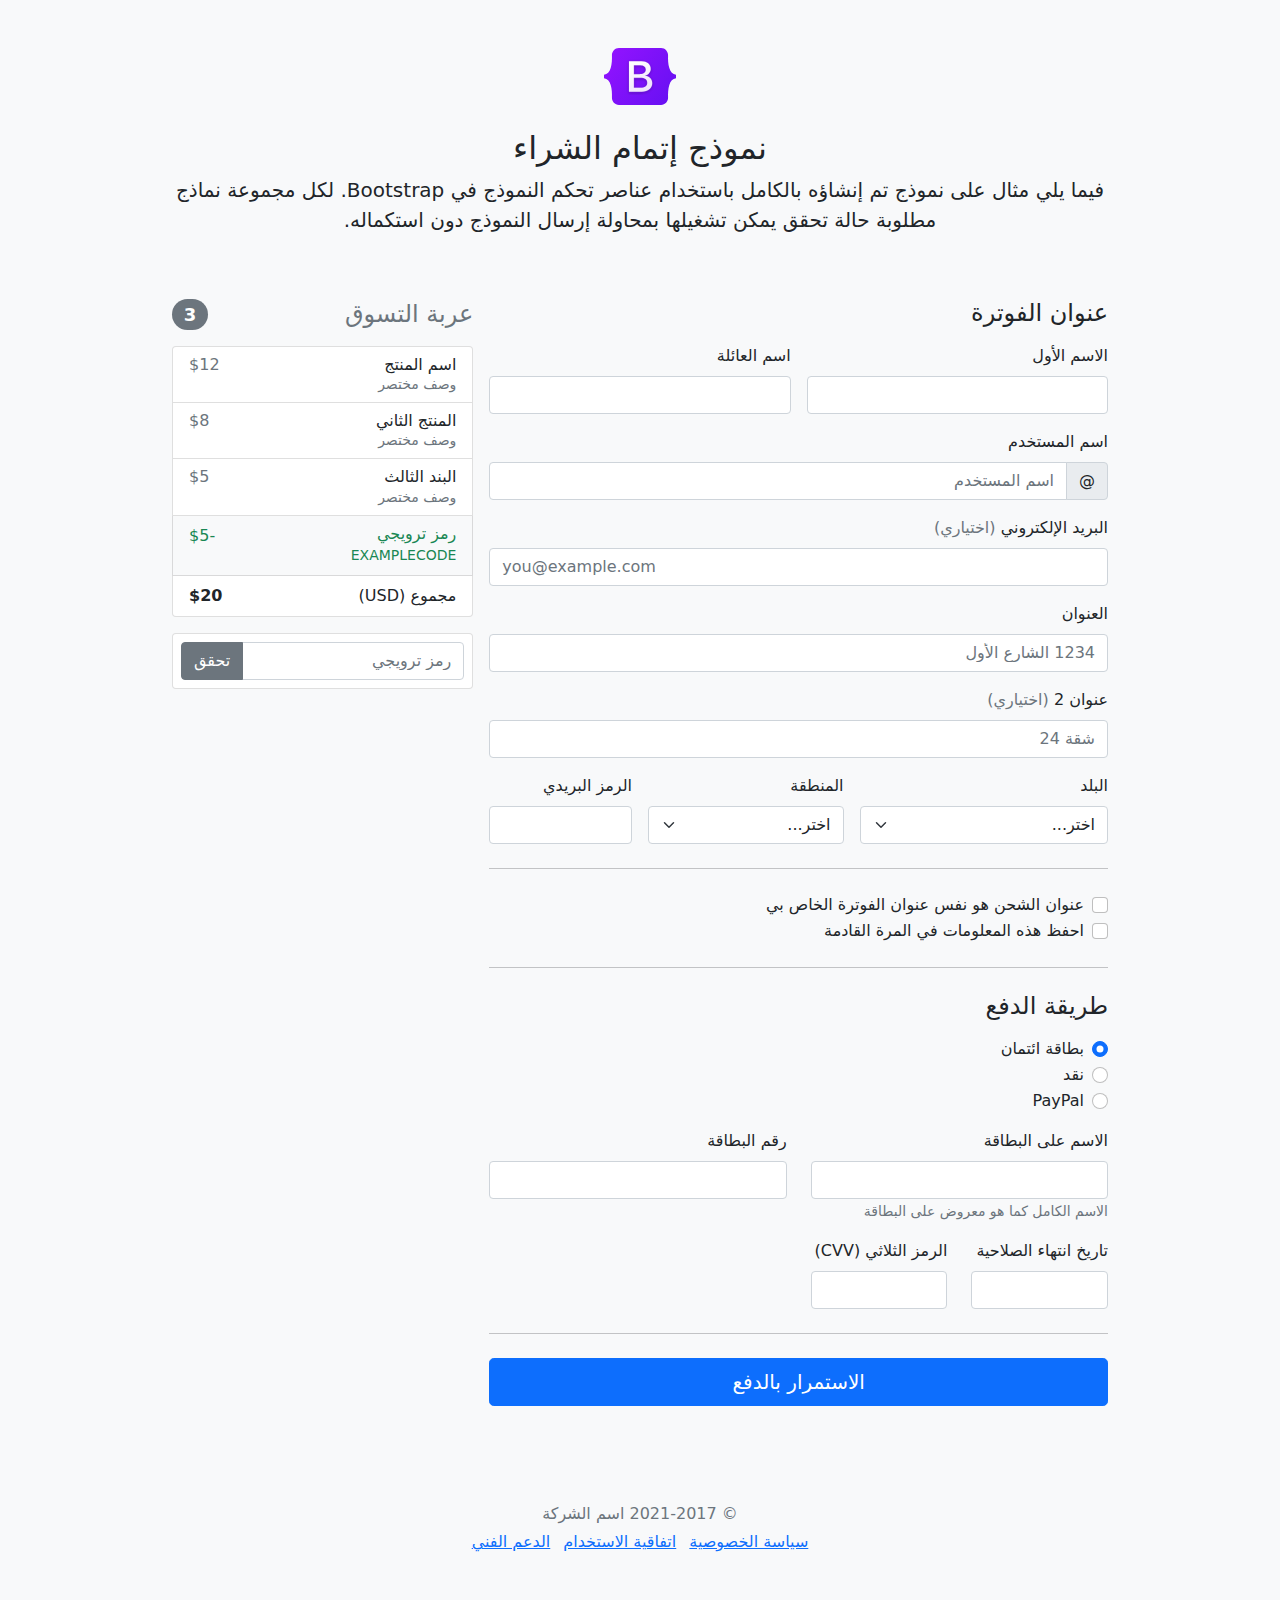
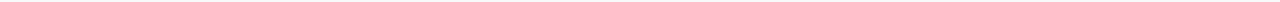
<file: teoria/esempi bootstrap/checkout-rtl/index.html>
<!doctype html>
<html lang="ar" dir="rtl">
  <head>
    <meta charset="utf-8">
    <meta name="viewport" content="width=device-width, initial-scale=1">
    <meta name="description" content="">
    <meta name="author" content="Mark Otto, Jacob Thornton, and Bootstrap contributors">
    <meta name="generator" content="Hugo 0.84.0">
    <title>مثال إتمام الشراء · Bootstrap v5.0</title>

    <link rel="canonical" href="https://getbootstrap.com/docs/5.0/examples/checkout-rtl/">

    

    <!-- Bootstrap core CSS -->
<link href="../assets/dist/css/bootstrap.rtl.min.css" rel="stylesheet">

    <style>
      .bd-placeholder-img {
        font-size: 1.125rem;
        text-anchor: middle;
        -webkit-user-select: none;
        -moz-user-select: none;
        user-select: none;
      }

      @media (min-width: 768px) {
        .bd-placeholder-img-lg {
          font-size: 3.5rem;
        }
      }
    </style>

    
    <!-- Custom styles for this template -->
    <link href="../checkout/form-validation.css" rel="stylesheet">
  </head>
  <body class="bg-light">
    
<div class="container">
  <main>
    <div class="py-5 text-center">
      <img class="d-block mx-auto mb-4" src="../assets/brand/bootstrap-logo.svg" alt="" width="72" height="57">
      <h2>نموذج إتمام الشراء</h2>
      <p class="lead">فيما يلي مثال على نموذج تم إنشاؤه بالكامل باستخدام عناصر تحكم النموذج في Bootstrap. لكل مجموعة نماذج مطلوبة حالة تحقق يمكن تشغيلها بمحاولة إرسال النموذج دون استكماله.</p>
    </div>

    <div class="row g-3">
      <div class="col-md-5 col-lg-4 order-md-last">
        <h4 class="d-flex justify-content-between align-items-center mb-3">
          <span class="text-muted">عربة التسوق</span>
          <span class="badge bg-secondary rounded-pill">3</span>
        </h4>
        <ul class="list-group mb-3">
          <li class="list-group-item d-flex justify-content-between lh-sm">
            <div>
              <h6 class="my-0">اسم المنتج</h6>
              <small class="text-muted">وصف مختصر</small>
            </div>
            <span class="text-muted">$12</span>
          </li>
          <li class="list-group-item d-flex justify-content-between lh-sm">
            <div>
              <h6 class="my-0">المنتج الثاني</h6>
              <small class="text-muted">وصف مختصر</small>
            </div>
            <span class="text-muted">$8</span>
          </li>
          <li class="list-group-item d-flex justify-content-between lh-sm">
            <div>
              <h6 class="my-0">البند الثالث</h6>
              <small class="text-muted">وصف مختصر</small>
            </div>
            <span class="text-muted">$5</span>
          </li>
          <li class="list-group-item d-flex justify-content-between bg-light">
            <div class="text-success">
              <h6 class="my-0">رمز ترويجي</h6>
              <small>EXAMPLECODE</small>
            </div>
            <span class="text-success">-$5</span>
          </li>
          <li class="list-group-item d-flex justify-content-between">
            <span>مجموع (USD)</span>
            <strong>$20</strong>
          </li>
        </ul>

        <form class="card p-2">
          <div class="input-group">
            <input type="text" class="form-control" placeholder="رمز ترويجي">
            <button type="submit" class="btn btn-secondary">تحقق</button>
          </div>
        </form>
      </div>
      <div class="col-md-7 col-lg-8">
        <h4 class="mb-3">عنوان الفوترة</h4>
        <form class="needs-validation" novalidate>
          <div class="row g-3">
            <div class="col-sm-6">
              <label for="firstName" class="form-label">الاسم الأول</label>
              <input type="text" class="form-control" id="firstName" placeholder="" value="" required>
              <div class="invalid-feedback">
                يرجى إدخال اسم أول صحيح.
              </div>
            </div>

            <div class="col-sm-6">
              <label for="lastName" class="form-label">اسم العائلة</label>
              <input type="text" class="form-control" id="lastName" placeholder="" value="" required>
              <div class="invalid-feedback">
                يرجى إدخال اسم عائلة صحيح.
              </div>
            </div>

            <div class="col-12">
              <label for="username" class="form-label">اسم المستخدم</label>
              <div class="input-group has-validation">
                <span class="input-group-text">@</span>
                <input type="text" class="form-control" id="username" placeholder="اسم المستخدم" required>
              <div class="invalid-feedback">
                اسم المستخدم الخاص بك مطلوب.
                </div>
              </div>
            </div>

            <div class="col-12">
              <label for="email" class="form-label">البريد الإلكتروني <span class="text-muted">(اختياري)</span></label>
              <input type="email" class="form-control" id="email" placeholder="you@example.com">
              <div class="invalid-feedback">
                يرجى إدخال عنوان بريد إلكتروني صحيح لتصلكم تحديثات الشحن.
              </div>
            </div>

            <div class="col-12">
              <label for="address" class="form-label">العنوان</label>
              <input type="text" class="form-control" id="address" placeholder="1234 الشارع الأول" required>
              <div class="invalid-feedback">
                يرجى إدخال عنوان الشحن الخاص بك.
              </div>
            </div>

            <div class="col-12">
              <label for="address2" class="form-label">عنوان 2 <span class="text-muted">(اختياري)</span></label>
              <input type="text" class="form-control" id="address2" placeholder="شقة 24">
            </div>

            <div class="col-md-5">
              <label for="country" class="form-label">البلد</label>
              <select class="form-select" id="country" required>
                <option value="">اختر...</option>
                <option>الولايات المتحدة الأمريكية</option>
              </select>
              <div class="invalid-feedback">
                يرجى اختيار بلد صحيح.
              </div>
            </div>

            <div class="col-md-4">
              <label for="state" class="form-label">المنطقة</label>
              <select class="form-select" id="state" required>
                <option value="">اختر...</option>
                <option>كاليفورنيا</option>
              </select>
              <div class="invalid-feedback">
                يرجى اختيار اسم منطقة صحيح.
              </div>
            </div>

            <div class="col-md-3">
              <label for="zip" class="form-label">الرمز البريدي</label>
              <input type="text" class="form-control" id="zip" placeholder="" required>
              <div class="invalid-feedback">
                الرمز البريدي مطلوب.
              </div>
            </div>
          </div>

          <hr class="my-4">

          <div class="form-check">
            <input type="checkbox" class="form-check-input" id="same-address">
            <label class="form-check-label" for="same-address">عنوان الشحن هو نفس عنوان الفوترة الخاص بي</label>
          </div>

          <div class="form-check">
            <input type="checkbox" class="form-check-input" id="save-info">
            <label class="form-check-label" for="save-info">احفظ هذه المعلومات في المرة القادمة</label>
          </div>

          <hr class="my-4">

          <h4 class="mb-3">طريقة الدفع</h4>

          <div class="my-3">
            <div class="form-check">
              <input id="credit" name="paymentMethod" type="radio" class="form-check-input" checked required>
              <label class="form-check-label" for="credit">بطاقة ائتمان</label>
            </div>
            <div class="form-check">
              <input id="cash" name="paymentMethod" type="radio" class="form-check-input" required>
              <label class="form-check-label" for="cash">نقد</label>
            </div>
            <div class="form-check">
              <input id="paypal" name="paymentMethod" type="radio" class="form-check-input" required>
              <label class="form-check-label" for="paypal">PayPal</label>
            </div>
          </div>

          <div class="row gy-3">
            <div class="col-md-6">
              <label for="cc-name" class="form-label">الاسم على البطاقة</label>
              <input type="text" class="form-control" id="cc-name" placeholder="" required>
              <small class="text-muted">الاسم الكامل كما هو معروض على البطاقة</small>
              <div class="invalid-feedback">
                الاسم على البطاقة مطلوب
              </div>
            </div>

            <div class="col-md-6">
              <label for="cc-number" class="form-label">رقم البطاقة</label>
              <input type="text" class="form-control" id="cc-number" placeholder="" required>
              <div class="invalid-feedback">
                رقم بطاقة الائتمان مطلوب
              </div>
            </div>

            <div class="col-md-3">
              <label for="cc-expiration" class="form-label">تاريخ انتهاء الصلاحية</label>
              <input type="text" class="form-control" id="cc-expiration" placeholder="" required>
              <div class="invalid-feedback">
                تاريخ انتهاء الصلاحية مطلوب
              </div>
            </div>

            <div class="col-md-3">
              <label for="cc-cvv" class="form-label">الرمز الثلاثي (CVV)</label>
              <input type="text" class="form-control" id="cc-cvv" placeholder="" required>
              <div class="invalid-feedback">
                رمز الحماية مطلوب
              </div>
            </div>
          </div>

          <hr class="my-4">

          <button class="w-100 btn btn-primary btn-lg" type="submit">الاستمرار بالدفع</button>
        </form>
      </div>
    </div>
  </main>
  <footer class="my-5 pt-5 text-muted text-center text-small">
    <p class="mb-1">&copy; 2021-2017 اسم الشركة</p>
    <ul class="list-inline">
      <li class="list-inline-item"><a href="#">سياسة الخصوصية</a></li>
      <li class="list-inline-item"><a href="#">اتفاقية الاستخدام</a></li>
      <li class="list-inline-item"><a href="#">الدعم الفني</a></li>
    </ul>
  </footer>
</div>


    <script src="../assets/dist/js/bootstrap.bundle.min.js"></script>

      <script src="../checkout/form-validation.js"></script>
  </body>
</html>
</file>
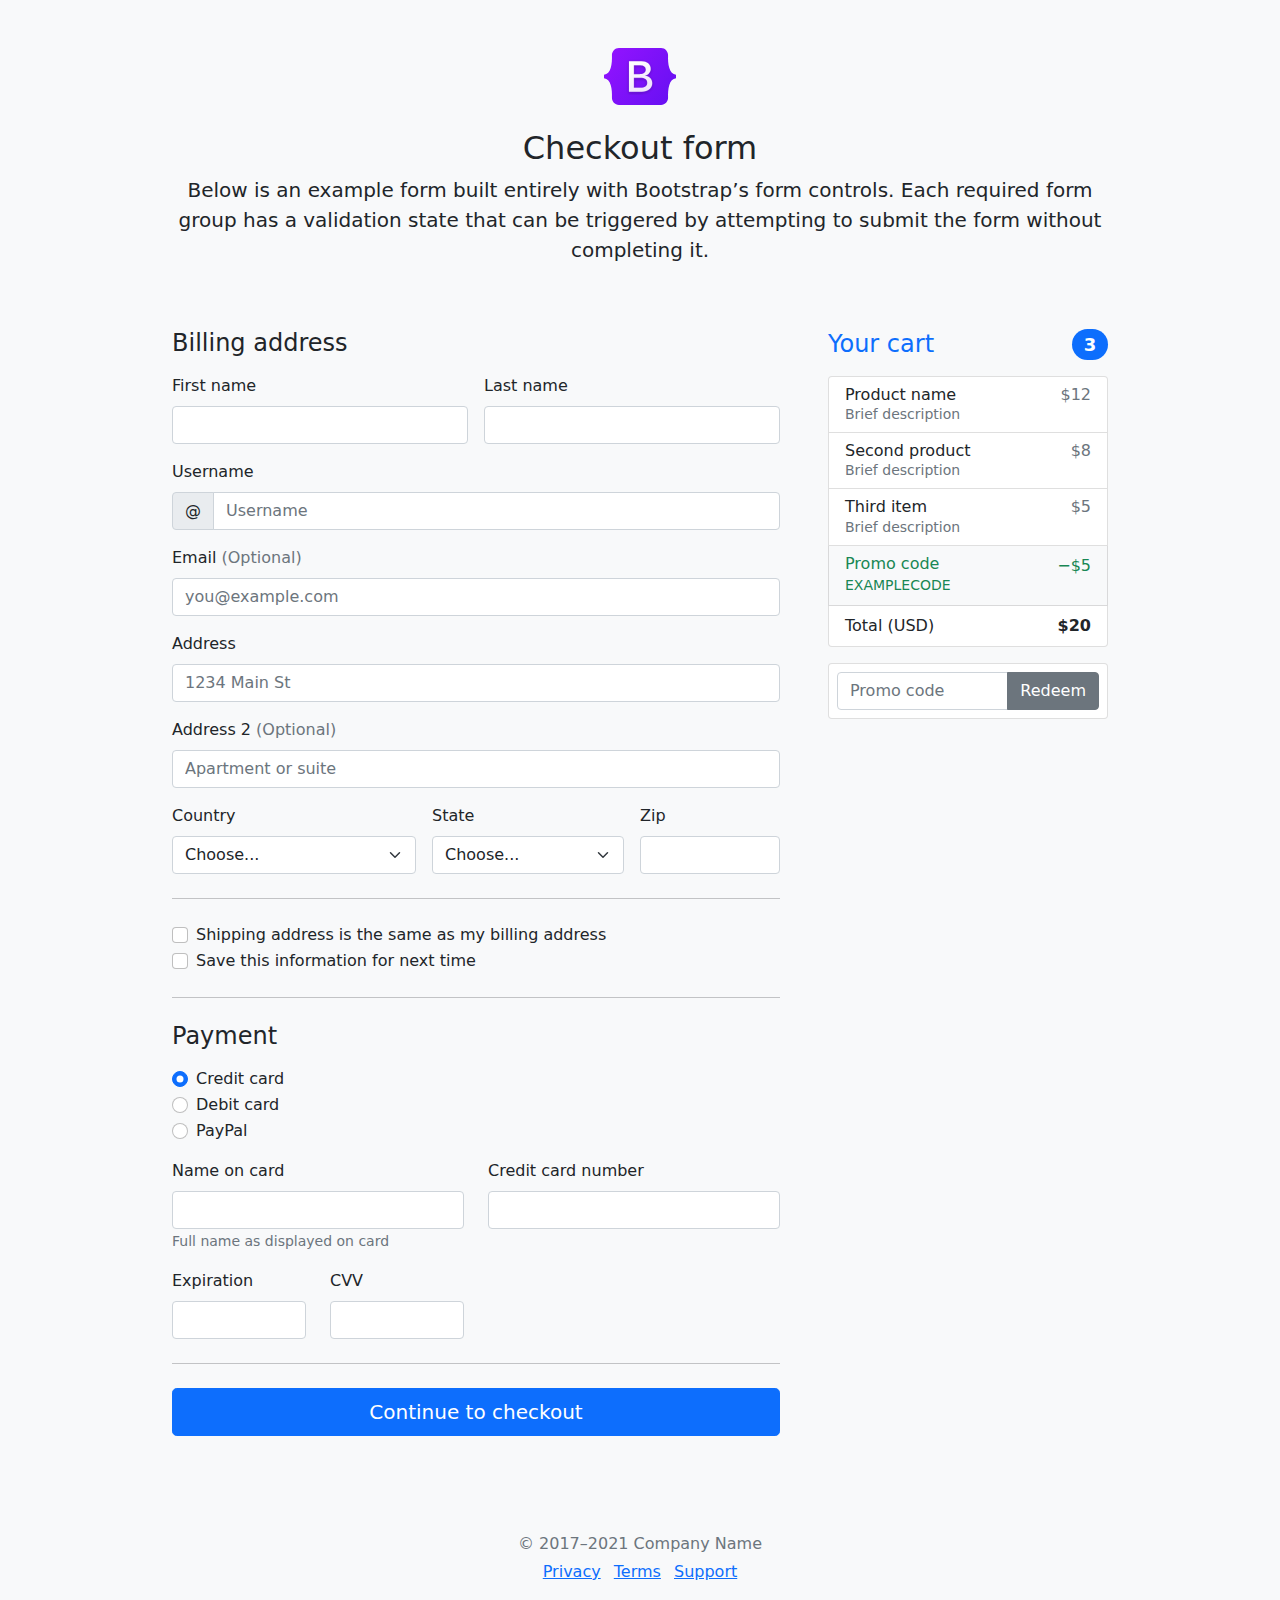
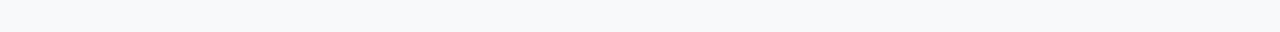
<file: teoria/esempi bootstrap/checkout/index.html>
<!doctype html>
<html lang="en">
  <head>
    <meta charset="utf-8">
    <meta name="viewport" content="width=device-width, initial-scale=1">
    <meta name="description" content="">
    <meta name="author" content="Mark Otto, Jacob Thornton, and Bootstrap contributors">
    <meta name="generator" content="Hugo 0.84.0">
    <title>Checkout example · Bootstrap v5.0</title>

    <link rel="canonical" href="https://getbootstrap.com/docs/5.0/examples/checkout/">

    

    <!-- Bootstrap core CSS -->
<link href="../assets/dist/css/bootstrap.min.css" rel="stylesheet">

    <style>
      .bd-placeholder-img {
        font-size: 1.125rem;
        text-anchor: middle;
        -webkit-user-select: none;
        -moz-user-select: none;
        user-select: none;
      }

      @media (min-width: 768px) {
        .bd-placeholder-img-lg {
          font-size: 3.5rem;
        }
      }
    </style>

    
    <!-- Custom styles for this template -->
    <link href="form-validation.css" rel="stylesheet">
  </head>
  <body class="bg-light">
    
<div class="container">
  <main>
    <div class="py-5 text-center">
      <img class="d-block mx-auto mb-4" src="../assets/brand/bootstrap-logo.svg" alt="" width="72" height="57">
      <h2>Checkout form</h2>
      <p class="lead">Below is an example form built entirely with Bootstrap’s form controls. Each required form group has a validation state that can be triggered by attempting to submit the form without completing it.</p>
    </div>

    <div class="row g-5">
      <div class="col-md-5 col-lg-4 order-md-last">
        <h4 class="d-flex justify-content-between align-items-center mb-3">
          <span class="text-primary">Your cart</span>
          <span class="badge bg-primary rounded-pill">3</span>
        </h4>
        <ul class="list-group mb-3">
          <li class="list-group-item d-flex justify-content-between lh-sm">
            <div>
              <h6 class="my-0">Product name</h6>
              <small class="text-muted">Brief description</small>
            </div>
            <span class="text-muted">$12</span>
          </li>
          <li class="list-group-item d-flex justify-content-between lh-sm">
            <div>
              <h6 class="my-0">Second product</h6>
              <small class="text-muted">Brief description</small>
            </div>
            <span class="text-muted">$8</span>
          </li>
          <li class="list-group-item d-flex justify-content-between lh-sm">
            <div>
              <h6 class="my-0">Third item</h6>
              <small class="text-muted">Brief description</small>
            </div>
            <span class="text-muted">$5</span>
          </li>
          <li class="list-group-item d-flex justify-content-between bg-light">
            <div class="text-success">
              <h6 class="my-0">Promo code</h6>
              <small>EXAMPLECODE</small>
            </div>
            <span class="text-success">−$5</span>
          </li>
          <li class="list-group-item d-flex justify-content-between">
            <span>Total (USD)</span>
            <strong>$20</strong>
          </li>
        </ul>

        <form class="card p-2">
          <div class="input-group">
            <input type="text" class="form-control" placeholder="Promo code">
            <button type="submit" class="btn btn-secondary">Redeem</button>
          </div>
        </form>
      </div>
      <div class="col-md-7 col-lg-8">
        <h4 class="mb-3">Billing address</h4>
        <form class="needs-validation" novalidate>
          <div class="row g-3">
            <div class="col-sm-6">
              <label for="firstName" class="form-label">First name</label>
              <input type="text" class="form-control" id="firstName" placeholder="" value="" required>
              <div class="invalid-feedback">
                Valid first name is required.
              </div>
            </div>

            <div class="col-sm-6">
              <label for="lastName" class="form-label">Last name</label>
              <input type="text" class="form-control" id="lastName" placeholder="" value="" required>
              <div class="invalid-feedback">
                Valid last name is required.
              </div>
            </div>

            <div class="col-12">
              <label for="username" class="form-label">Username</label>
              <div class="input-group has-validation">
                <span class="input-group-text">@</span>
                <input type="text" class="form-control" id="username" placeholder="Username" required>
              <div class="invalid-feedback">
                  Your username is required.
                </div>
              </div>
            </div>

            <div class="col-12">
              <label for="email" class="form-label">Email <span class="text-muted">(Optional)</span></label>
              <input type="email" class="form-control" id="email" placeholder="you@example.com">
              <div class="invalid-feedback">
                Please enter a valid email address for shipping updates.
              </div>
            </div>

            <div class="col-12">
              <label for="address" class="form-label">Address</label>
              <input type="text" class="form-control" id="address" placeholder="1234 Main St" required>
              <div class="invalid-feedback">
                Please enter your shipping address.
              </div>
            </div>

            <div class="col-12">
              <label for="address2" class="form-label">Address 2 <span class="text-muted">(Optional)</span></label>
              <input type="text" class="form-control" id="address2" placeholder="Apartment or suite">
            </div>

            <div class="col-md-5">
              <label for="country" class="form-label">Country</label>
              <select class="form-select" id="country" required>
                <option value="">Choose...</option>
                <option>United States</option>
              </select>
              <div class="invalid-feedback">
                Please select a valid country.
              </div>
            </div>

            <div class="col-md-4">
              <label for="state" class="form-label">State</label>
              <select class="form-select" id="state" required>
                <option value="">Choose...</option>
                <option>California</option>
              </select>
              <div class="invalid-feedback">
                Please provide a valid state.
              </div>
            </div>

            <div class="col-md-3">
              <label for="zip" class="form-label">Zip</label>
              <input type="text" class="form-control" id="zip" placeholder="" required>
              <div class="invalid-feedback">
                Zip code required.
              </div>
            </div>
          </div>

          <hr class="my-4">

          <div class="form-check">
            <input type="checkbox" class="form-check-input" id="same-address">
            <label class="form-check-label" for="same-address">Shipping address is the same as my billing address</label>
          </div>

          <div class="form-check">
            <input type="checkbox" class="form-check-input" id="save-info">
            <label class="form-check-label" for="save-info">Save this information for next time</label>
          </div>

          <hr class="my-4">

          <h4 class="mb-3">Payment</h4>

          <div class="my-3">
            <div class="form-check">
              <input id="credit" name="paymentMethod" type="radio" class="form-check-input" checked required>
              <label class="form-check-label" for="credit">Credit card</label>
            </div>
            <div class="form-check">
              <input id="debit" name="paymentMethod" type="radio" class="form-check-input" required>
              <label class="form-check-label" for="debit">Debit card</label>
            </div>
            <div class="form-check">
              <input id="paypal" name="paymentMethod" type="radio" class="form-check-input" required>
              <label class="form-check-label" for="paypal">PayPal</label>
            </div>
          </div>

          <div class="row gy-3">
            <div class="col-md-6">
              <label for="cc-name" class="form-label">Name on card</label>
              <input type="text" class="form-control" id="cc-name" placeholder="" required>
              <small class="text-muted">Full name as displayed on card</small>
              <div class="invalid-feedback">
                Name on card is required
              </div>
            </div>

            <div class="col-md-6">
              <label for="cc-number" class="form-label">Credit card number</label>
              <input type="text" class="form-control" id="cc-number" placeholder="" required>
              <div class="invalid-feedback">
                Credit card number is required
              </div>
            </div>

            <div class="col-md-3">
              <label for="cc-expiration" class="form-label">Expiration</label>
              <input type="text" class="form-control" id="cc-expiration" placeholder="" required>
              <div class="invalid-feedback">
                Expiration date required
              </div>
            </div>

            <div class="col-md-3">
              <label for="cc-cvv" class="form-label">CVV</label>
              <input type="text" class="form-control" id="cc-cvv" placeholder="" required>
              <div class="invalid-feedback">
                Security code required
              </div>
            </div>
          </div>

          <hr class="my-4">

          <button class="w-100 btn btn-primary btn-lg" type="submit">Continue to checkout</button>
        </form>
      </div>
    </div>
  </main>

  <footer class="my-5 pt-5 text-muted text-center text-small">
    <p class="mb-1">&copy; 2017–2021 Company Name</p>
    <ul class="list-inline">
      <li class="list-inline-item"><a href="#">Privacy</a></li>
      <li class="list-inline-item"><a href="#">Terms</a></li>
      <li class="list-inline-item"><a href="#">Support</a></li>
    </ul>
  </footer>
</div>


    <script src="../assets/dist/js/bootstrap.bundle.min.js"></script>

      <script src="form-validation.js"></script>
  </body>
</html>
</file>
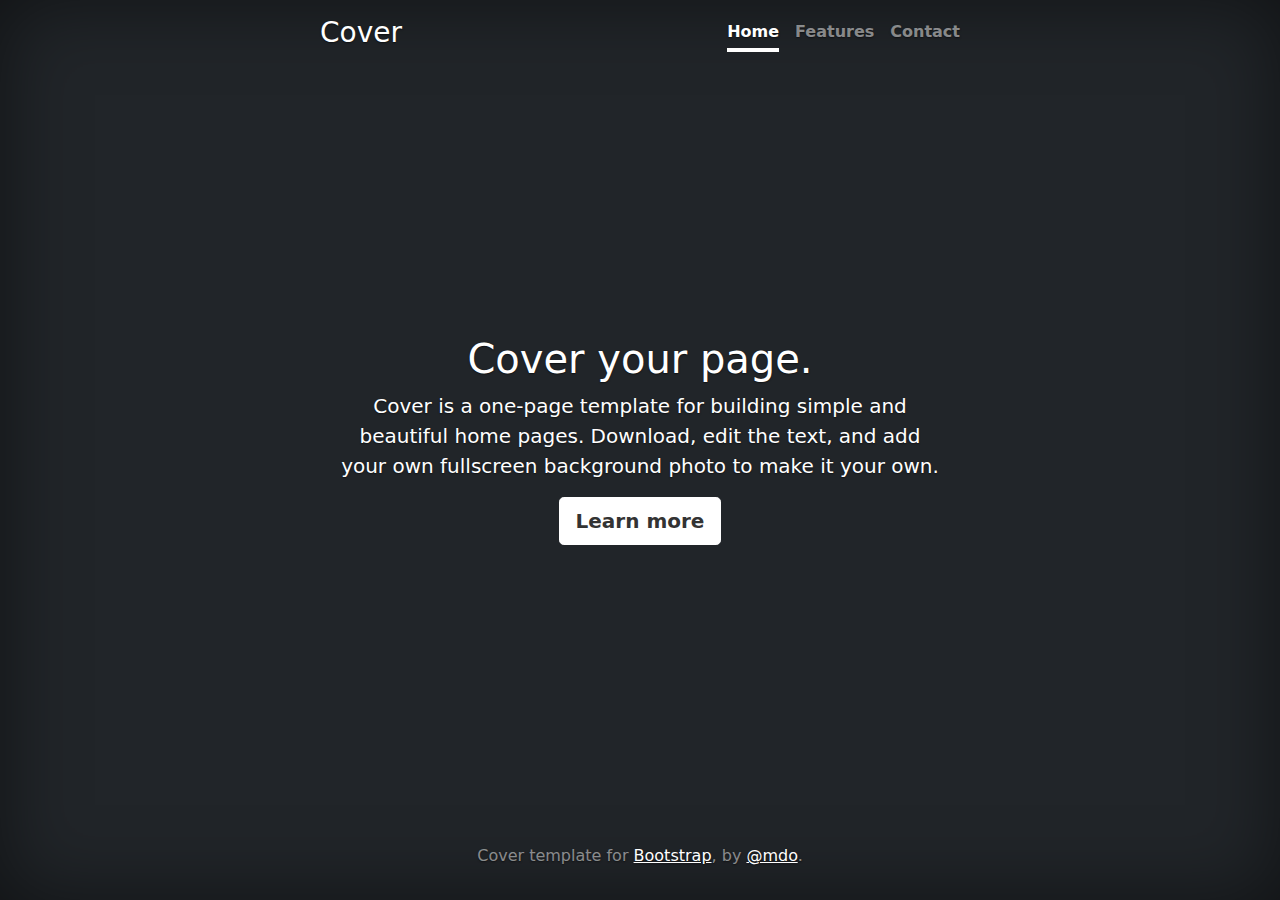
<file: teoria/esempi bootstrap/cover/index.html>
<!doctype html>
<html lang="en" class="h-100">
  <head>
    <meta charset="utf-8">
    <meta name="viewport" content="width=device-width, initial-scale=1">
    <meta name="description" content="">
    <meta name="author" content="Mark Otto, Jacob Thornton, and Bootstrap contributors">
    <meta name="generator" content="Hugo 0.84.0">
    <title>Cover Template · Bootstrap v5.0</title>

    <link rel="canonical" href="https://getbootstrap.com/docs/5.0/examples/cover/">

    

    <!-- Bootstrap core CSS -->
<link href="../assets/dist/css/bootstrap.min.css" rel="stylesheet">

    <style>
      .bd-placeholder-img {
        font-size: 1.125rem;
        text-anchor: middle;
        -webkit-user-select: none;
        -moz-user-select: none;
        user-select: none;
      }

      @media (min-width: 768px) {
        .bd-placeholder-img-lg {
          font-size: 3.5rem;
        }
      }
    </style>

    
    <!-- Custom styles for this template -->
    <link href="cover.css" rel="stylesheet">
  </head>
  <body class="d-flex h-100 text-center text-white bg-dark">
    
<div class="cover-container d-flex w-100 h-100 p-3 mx-auto flex-column">
  <header class="mb-auto">
    <div>
      <h3 class="float-md-start mb-0">Cover</h3>
      <nav class="nav nav-masthead justify-content-center float-md-end">
        <a class="nav-link active" aria-current="page" href="#">Home</a>
        <a class="nav-link" href="#">Features</a>
        <a class="nav-link" href="#">Contact</a>
      </nav>
    </div>
  </header>

  <main class="px-3">
    <h1>Cover your page.</h1>
    <p class="lead">Cover is a one-page template for building simple and beautiful home pages. Download, edit the text, and add your own fullscreen background photo to make it your own.</p>
    <p class="lead">
      <a href="#" class="btn btn-lg btn-secondary fw-bold border-white bg-white">Learn more</a>
    </p>
  </main>

  <footer class="mt-auto text-white-50">
    <p>Cover template for <a href="https://getbootstrap.com/" class="text-white">Bootstrap</a>, by <a href="https://twitter.com/mdo" class="text-white">@mdo</a>.</p>
  </footer>
</div>


    
  </body>
</html>
</file>
<file: teoria/esempi bootstrap/blog/blog.rtl.css>
/* stylelint-disable selector-list-comma-newline-after */

.blog-header {
  line-height: 1;
  border-bottom: 1px solid #e5e5e5;
}

.blog-header-logo {
  font-family: Amiri, Georgia, "Times New Roman", serif;
  font-size: 2.25rem;
}

.blog-header-logo:hover {
  text-decoration: none;
}

h1, h2, h3, h4, h5, h6 {
  font-family: Amiri, Georgia, "Times New Roman", serif;
}

.display-4 {
  font-size: 2.5rem;
}
@media (min-width: 768px) {
  .display-4 {
    font-size: 3rem;
  }
}

.nav-scroller {
  position: relative;
  z-index: 2;
  height: 2.75rem;
  overflow-y: hidden;
}

.nav-scroller .nav {
  display: flex;
  flex-wrap: nowrap;
  padding-bottom: 1rem;
  margin-top: -1px;
  overflow-x: auto;
  text-align: center;
  white-space: nowrap;
  -webkit-overflow-scrolling: touch;
}

.nav-scroller .nav-link {
  padding-top: .75rem;
  padding-bottom: .75rem;
  font-size: .875rem;
}

.card-img-right {
  height: 100%;
  border-radius: 3px 0 0 3px;
}

.flex-auto {
  flex: 0 0 auto;
}

.h-250 { height: 250px; }
@media (min-width: 768px) {
  .h-md-250 { height: 250px; }
}

/* Pagination */
.blog-pagination {
  margin-bottom: 4rem;
}
.blog-pagination > .btn {
  border-radius: 2rem;
}

/*
 * Blog posts
 */
.blog-post {
  margin-bottom: 4rem;
}
.blog-post-title {
  margin-bottom: .25rem;
  font-size: 2.5rem;
}
.blog-post-meta {
  margin-bottom: 1.25rem;
  color: #727272;
}

/*
 * Footer
 */
.blog-footer {
  padding: 2.5rem 0;
  color: #727272;
  text-align: center;
  background-color: #f9f9f9;
  border-top: .05rem solid #e5e5e5;
}
.blog-footer p:last-child {
  margin-bottom: 0;
}
</file>
<file: teoria/esempi bootstrap/blog/blog.css>
/* stylelint-disable selector-list-comma-newline-after */

.blog-header {
  line-height: 1;
  border-bottom: 1px solid #e5e5e5;
}

.blog-header-logo {
  font-family: "Playfair Display", Georgia, "Times New Roman", serif/*rtl:Amiri, Georgia, "Times New Roman", serif*/;
  font-size: 2.25rem;
}

.blog-header-logo:hover {
  text-decoration: none;
}

h1, h2, h3, h4, h5, h6 {
  font-family: "Playfair Display", Georgia, "Times New Roman", serif/*rtl:Amiri, Georgia, "Times New Roman", serif*/;
}

.display-4 {
  font-size: 2.5rem;
}
@media (min-width: 768px) {
  .display-4 {
    font-size: 3rem;
  }
}

.nav-scroller {
  position: relative;
  z-index: 2;
  height: 2.75rem;
  overflow-y: hidden;
}

.nav-scroller .nav {
  display: flex;
  flex-wrap: nowrap;
  padding-bottom: 1rem;
  margin-top: -1px;
  overflow-x: auto;
  text-align: center;
  white-space: nowrap;
  -webkit-overflow-scrolling: touch;
}

.nav-scroller .nav-link {
  padding-top: .75rem;
  padding-bottom: .75rem;
  font-size: .875rem;
}

.card-img-right {
  height: 100%;
  border-radius: 0 3px 3px 0;
}

.flex-auto {
  flex: 0 0 auto;
}

.h-250 { height: 250px; }
@media (min-width: 768px) {
  .h-md-250 { height: 250px; }
}

/* Pagination */
.blog-pagination {
  margin-bottom: 4rem;
}
.blog-pagination > .btn {
  border-radius: 2rem;
}

/*
 * Blog posts
 */
.blog-post {
  margin-bottom: 4rem;
}
.blog-post-title {
  margin-bottom: .25rem;
  font-size: 2.5rem;
}
.blog-post-meta {
  margin-bottom: 1.25rem;
  color: #727272;
}

/*
 * Footer
 */
.blog-footer {
  padding: 2.5rem 0;
  color: #727272;
  text-align: center;
  background-color: #f9f9f9;
  border-top: .05rem solid #e5e5e5;
}
.blog-footer p:last-child {
  margin-bottom: 0;
}
</file>
<file: teoria/esempi bootstrap/carousel/carousel.rtl.css>
/* GLOBAL STYLES
-------------------------------------------------- */
/* Padding below the footer and lighter body text */

body {
  padding-top: 3rem;
  padding-bottom: 3rem;
  color: #5a5a5a;
}


/* CUSTOMIZE THE CAROUSEL
-------------------------------------------------- */

/* Carousel base class */
.carousel {
  margin-bottom: 4rem;
}
/* Since positioning the image, we need to help out the caption */
.carousel-caption {
  bottom: 3rem;
  z-index: 10;
}

/* Declare heights because of positioning of img element */
.carousel-item {
  height: 32rem;
}
.carousel-item > img {
  position: absolute;
  top: 0;
  right: 0;
  min-width: 100%;
  height: 32rem;
}


/* MARKETING CONTENT
-------------------------------------------------- */

/* Center align the text within the three columns below the carousel */
.marketing .col-lg-4 {
  margin-bottom: 1.5rem;
  text-align: center;
}
.marketing h2 {
  font-weight: 400;
}
.marketing .col-lg-4 p {
  margin-right: .75rem;
  margin-left: .75rem;
}


/* Featurettes
------------------------- */

.featurette-divider {
  margin: 5rem 0; /* Space out the Bootstrap <hr> more */
}

/* Thin out the marketing headings */
.featurette-heading {
  font-weight: 300;
  line-height: 1;
}


/* RESPONSIVE CSS
-------------------------------------------------- */

@media (min-width: 40em) {
  /* Bump up size of carousel content */
  .carousel-caption p {
    margin-bottom: 1.25rem;
    font-size: 1.25rem;
    line-height: 1.4;
  }

  .featurette-heading {
    font-size: 50px;
  }
}

@media (min-width: 62em) {
  .featurette-heading {
    margin-top: 7rem;
  }
}
</file>
<file: teoria/esempi bootstrap/carousel/carousel.css>
/* GLOBAL STYLES
-------------------------------------------------- */
/* Padding below the footer and lighter body text */

body {
  padding-top: 3rem;
  padding-bottom: 3rem;
  color: #5a5a5a;
}


/* CUSTOMIZE THE CAROUSEL
-------------------------------------------------- */

/* Carousel base class */
.carousel {
  margin-bottom: 4rem;
}
/* Since positioning the image, we need to help out the caption */
.carousel-caption {
  bottom: 3rem;
  z-index: 10;
}

/* Declare heights because of positioning of img element */
.carousel-item {
  height: 32rem;
}
.carousel-item > img {
  position: absolute;
  top: 0;
  left: 0;
  min-width: 100%;
  height: 32rem;
}


/* MARKETING CONTENT
-------------------------------------------------- */

/* Center align the text within the three columns below the carousel */
.marketing .col-lg-4 {
  margin-bottom: 1.5rem;
  text-align: center;
}
.marketing h2 {
  font-weight: 400;
}
/* rtl:begin:ignore */
.marketing .col-lg-4 p {
  margin-right: .75rem;
  margin-left: .75rem;
}
/* rtl:end:ignore */


/* Featurettes
------------------------- */

.featurette-divider {
  margin: 5rem 0; /* Space out the Bootstrap <hr> more */
}

/* Thin out the marketing headings */
.featurette-heading {
  font-weight: 300;
  line-height: 1;
  /* rtl:remove */
  letter-spacing: -.05rem;
}


/* RESPONSIVE CSS
-------------------------------------------------- */

@media (min-width: 40em) {
  /* Bump up size of carousel content */
  .carousel-caption p {
    margin-bottom: 1.25rem;
    font-size: 1.25rem;
    line-height: 1.4;
  }

  .featurette-heading {
    font-size: 50px;
  }
}

@media (min-width: 62em) {
  .featurette-heading {
    margin-top: 7rem;
  }
}
</file>
<file: teoria/esempi bootstrap/checkout/form-validation.css>
.container {
  max-width: 960px;
}
</file>
<file: teoria/esempi bootstrap/cover/cover.css>
/*
 * Globals
 */


/* Custom default button */
.btn-secondary,
.btn-secondary:hover,
.btn-secondary:focus {
  color: #333;
  text-shadow: none; /* Prevent inheritance from `body` */
}


/*
 * Base structure
 */

body {
  text-shadow: 0 .05rem .1rem rgba(0, 0, 0, .5);
  box-shadow: inset 0 0 5rem rgba(0, 0, 0, .5);
}

.cover-container {
  max-width: 42em;
}


/*
 * Header
 */

.nav-masthead .nav-link {
  padding: .25rem 0;
  font-weight: 700;
  color: rgba(255, 255, 255, .5);
  background-color: transparent;
  border-bottom: .25rem solid transparent;
}

.nav-masthead .nav-link:hover,
.nav-masthead .nav-link:focus {
  border-bottom-color: rgba(255, 255, 255, .25);
}

.nav-masthead .nav-link + .nav-link {
  margin-left: 1rem;
}

.nav-masthead .active {
  color: #fff;
  border-bottom-color: #fff;
}
</file>
<file: teoria/esempi bootstrap/cheatsheet/cheatsheet.rtl.css>
body {
  scroll-behavior: smooth;
}

/**
 * Bootstrap "Journal code" icon
 * @link https://icons.getbootstrap.com/icons/journal-code/
 */
.bd-heading a::before {
  display: inline-block;
  width: 1em;
  height: 1em;
  margin-left: .25rem;
  content: "";
  background-image: url("data:image/svg+xml,%3Csvg xmlns='http://www.w3.org/2000/svg' fill='%25230d6efd' viewBox='0 0 16 16'%3E%3Cpath d='M4 1h8a2 2 0 0 1 2 2v10a2 2 0 0 1-2 2H4a2 2 0 0 1-2-2h1a1 1 0 0 0 1 1h8a1 1 0 0 0 1-1V3a1 1 0 0 0-1-1H4a1 1 0 0 0-1 1H2a2 2 0 0 1 2-2z'/%3E%3Cpath d='M2 5v-.5a.5.5 0 0 1 1 0V5h.5a.5.5 0 0 1 0 1h-2a.5.5 0 0 1 0-1H2zm0 3v-.5a.5.5 0 0 1 1 0V8h.5a.5.5 0 0 1 0 1h-2a.5.5 0 0 1 0-1H2zm0 3v-.5a.5.5 0 0 1 1 0v.5h.5a.5.5 0 0 1 0 1h-2a.5.5 0 0 1 0-1H2z'/%3E%3Cpath fill-rule='evenodd' d='M8.646 5.646a.5.5 0 0 1 .708 0l2 2a.5.5 0 0 1 0 .708l-2 2a.5.5 0 0 1-.708-.708L10.293 8 8.646 6.354a.5.5 0 0 1 0-.708zm-1.292 0a.5.5 0 0 0-.708 0l-2 2a.5.5 0 0 0 0 .708l2 2a.5.5 0 0 0 .708-.708L5.707 8l1.647-1.646a.5.5 0 0 0 0-.708z'/%3E%3C/svg%3E");
  background-size: 1em;
}

/* stylelint-disable-next-line selector-max-universal */
.bd-heading + div > * + * {
  margin-top: 3rem;
}

/* Table of contents */
.bd-aside a {
  padding: .1875rem .5rem;
  margin-top: .125rem;
  margin-right: .3125rem;
  color: rgba(0, 0, 0, .65);
  text-decoration: none;
}

.bd-aside a:hover,
.bd-aside a:focus {
  color: rgba(0, 0, 0, .85);
  background-color: rgba(121, 82, 179, .1);
}

.bd-aside .active {
  font-weight: 600;
  color: rgba(0, 0, 0, .85);
}

.bd-aside .btn {
  padding: .25rem .5rem;
  font-weight: 600;
  color: rgba(0, 0, 0, .65);
  border: 0;
}

.bd-aside .btn:hover,
.bd-aside .btn:focus {
  color: rgba(0, 0, 0, .85);
  background-color: rgba(121, 82, 179, .1);
}

.bd-aside .btn:focus {
  box-shadow: 0 0 0 1px rgba(121, 82, 179, .7);
}

.bd-aside .btn::before {
  width: 1.25em;
  line-height: 0;
  content: url("data:image/svg+xml,%3csvg xmlns='http://www.w3.org/2000/svg' width='16' height='16' viewBox='0 0 16 16'%3e%3cpath fill='none' stroke='rgba%280,0,0,.5%29' stroke-linecap='round' stroke-linejoin='round' stroke-width='2' d='M5 14l6-6-6-6'/%3e%3c/svg%3e");
  transition: transform .35s ease;
  transform: rotate(180deg) translateX(-2px);
  transform-origin: .5em 50%;
}

.bd-aside .btn[aria-expanded="true"]::before {
  transform: rotate(90deg);
}


/* Examples */
.scrollspy-example {
  position: relative;
  height: 200px;
  margin-top: .5rem;
  overflow: auto;
}

[id="modal"] .bd-example .btn,
[id="buttons"] .bd-example .btn,
[id="tooltips"] .bd-example .btn,
[id="popovers"] .bd-example .btn,
[id="dropdowns"] .bd-example .btn-group,
[id="dropdowns"] .bd-example .dropdown,
[id="dropdowns"] .bd-example .dropup,
[id="dropdowns"] .bd-example .dropend,
[id="dropdowns"] .bd-example .dropstart {
  margin: 0 0 1rem 1rem;
}

/* Layout */
@media (min-width: 1200px) {
  body {
    display: grid;
    gap: 1rem;
    grid-template-columns: 1fr 4fr 1fr;
    grid-template-rows: auto;
  }

  .bd-header {
    position: fixed;
    top: 0;
    right: 0;
    left: 0;
    z-index: 1030;
    grid-column: 1 / span 3;
  }

  .bd-aside,
  .bd-cheatsheet {
    padding-top: 4rem;
  }

  /**
   * 1. Too bad only Firefox supports subgrids ATM
   */
  .bd-cheatsheet,
  .bd-cheatsheet section,
  .bd-cheatsheet article {
    display: inherit; /* 1 */
    gap: inherit; /* 1 */
    grid-template-columns: 1fr 4fr;
    grid-column: 1 / span 2;
    grid-template-rows: auto;
  }

  .bd-aside {
    grid-area: 1 / 3;
    scroll-margin-top: 4rem;
  }

  .bd-cheatsheet section,
  .bd-cheatsheet section > h2 {
    top: 2rem;
    scroll-margin-top: 2rem;
  }

  .bd-cheatsheet section > h2::before {
    position: absolute;
    top: 0;
    right: 0;
    bottom: -2rem;
    left: 0;
    z-index: -1;
    content: "";
    background-image: linear-gradient(to bottom, rgba(255, 255, 255, 1) calc(100% - 3rem), rgba(255, 255, 255, .01));
  }

  .bd-cheatsheet article,
  .bd-cheatsheet .bd-heading {
    top: 8rem;
    scroll-margin-top: 8rem;
  }

  .bd-cheatsheet .bd-heading {
    z-index: 1;
  }
}
</file>
<file: teoria/esempi bootstrap/cheatsheet/cheatsheet.css>
body {
  scroll-behavior: smooth;
}

/**
 * Bootstrap "Journal code" icon
 * @link https://icons.getbootstrap.com/icons/journal-code/
 */
.bd-heading a::before {
  display: inline-block;
  width: 1em;
  height: 1em;
  margin-right: .25rem;
  content: "";
  background-image: url("data:image/svg+xml,%3Csvg xmlns='http://www.w3.org/2000/svg' fill='%25230d6efd' viewBox='0 0 16 16'%3E%3Cpath d='M4 1h8a2 2 0 0 1 2 2v10a2 2 0 0 1-2 2H4a2 2 0 0 1-2-2h1a1 1 0 0 0 1 1h8a1 1 0 0 0 1-1V3a1 1 0 0 0-1-1H4a1 1 0 0 0-1 1H2a2 2 0 0 1 2-2z'/%3E%3Cpath d='M2 5v-.5a.5.5 0 0 1 1 0V5h.5a.5.5 0 0 1 0 1h-2a.5.5 0 0 1 0-1H2zm0 3v-.5a.5.5 0 0 1 1 0V8h.5a.5.5 0 0 1 0 1h-2a.5.5 0 0 1 0-1H2zm0 3v-.5a.5.5 0 0 1 1 0v.5h.5a.5.5 0 0 1 0 1h-2a.5.5 0 0 1 0-1H2z'/%3E%3Cpath fill-rule='evenodd' d='M8.646 5.646a.5.5 0 0 1 .708 0l2 2a.5.5 0 0 1 0 .708l-2 2a.5.5 0 0 1-.708-.708L10.293 8 8.646 6.354a.5.5 0 0 1 0-.708zm-1.292 0a.5.5 0 0 0-.708 0l-2 2a.5.5 0 0 0 0 .708l2 2a.5.5 0 0 0 .708-.708L5.707 8l1.647-1.646a.5.5 0 0 0 0-.708z'/%3E%3C/svg%3E");
  background-size: 1em;
}

/* stylelint-disable-next-line selector-max-universal */
.bd-heading + div > * + * {
  margin-top: 3rem;
}

/* Table of contents */
.bd-aside a {
  padding: .1875rem .5rem;
  margin-top: .125rem;
  margin-left: .3125rem;
  color: rgba(0, 0, 0, .65);
  text-decoration: none;
}

.bd-aside a:hover,
.bd-aside a:focus {
  color: rgba(0, 0, 0, .85);
  background-color: rgba(121, 82, 179, .1);
}

.bd-aside .active {
  font-weight: 600;
  color: rgba(0, 0, 0, .85);
}

.bd-aside .btn {
  padding: .25rem .5rem;
  font-weight: 600;
  color: rgba(0, 0, 0, .65);
  border: 0;
}

.bd-aside .btn:hover,
.bd-aside .btn:focus {
  color: rgba(0, 0, 0, .85);
  background-color: rgba(121, 82, 179, .1);
}

.bd-aside .btn:focus {
  box-shadow: 0 0 0 1px rgba(121, 82, 179, .7);
}

.bd-aside .btn::before {
  width: 1.25em;
  line-height: 0;
  content: url("data:image/svg+xml,%3csvg xmlns='http://www.w3.org/2000/svg' width='16' height='16' viewBox='0 0 16 16'%3e%3cpath fill='none' stroke='rgba%280,0,0,.5%29' stroke-linecap='round' stroke-linejoin='round' stroke-width='2' d='M5 14l6-6-6-6'/%3e%3c/svg%3e");
  transition: transform .35s ease;

  /* rtl:raw:
  transform: rotate(180deg) translateX(-2px);
  */
  transform-origin: .5em 50%;
}

.bd-aside .btn[aria-expanded="true"]::before {
  transform: rotate(90deg)/* rtl:ignore */;
}


/* Examples */
.scrollspy-example {
  position: relative;
  height: 200px;
  margin-top: .5rem;
  overflow: auto;
}

[id="modal"] .bd-example .btn,
[id="buttons"] .bd-example .btn,
[id="tooltips"] .bd-example .btn,
[id="popovers"] .bd-example .btn,
[id="dropdowns"] .bd-example .btn-group,
[id="dropdowns"] .bd-example .dropdown,
[id="dropdowns"] .bd-example .dropup,
[id="dropdowns"] .bd-example .dropend,
[id="dropdowns"] .bd-example .dropstart {
  margin: 0 1rem 1rem 0;
}

/* Layout */
@media (min-width: 1200px) {
  body {
    display: grid;
    gap: 1rem;
    grid-template-columns: 1fr 4fr 1fr;
    grid-template-rows: auto;
  }

  .bd-header {
    position: fixed;
    top: 0;
    /* rtl:begin:ignore */
    right: 0;
    left: 0;
    /* rtl:end:ignore */
    z-index: 1030;
    grid-column: 1 / span 3;
  }

  .bd-aside,
  .bd-cheatsheet {
    padding-top: 4rem;
  }

  /**
   * 1. Too bad only Firefox supports subgrids ATM
   */
  .bd-cheatsheet,
  .bd-cheatsheet section,
  .bd-cheatsheet article {
    display: inherit; /* 1 */
    gap: inherit; /* 1 */
    grid-template-columns: 1fr 4fr;
    grid-column: 1 / span 2;
    grid-template-rows: auto;
  }

  .bd-aside {
    grid-area: 1 / 3;
    scroll-margin-top: 4rem;
  }

  .bd-cheatsheet section,
  .bd-cheatsheet section > h2 {
    top: 2rem;
    scroll-margin-top: 2rem;
  }

  .bd-cheatsheet section > h2::before {
    position: absolute;
    /* rtl:begin:ignore */
    top: 0;
    right: 0;
    bottom: -2rem;
    left: 0;
    /* rtl:end:ignore */
    z-index: -1;
    content: "";
    background-image: linear-gradient(to bottom, rgba(255, 255, 255, 1) calc(100% - 3rem), rgba(255, 255, 255, .01));
  }

  .bd-cheatsheet article,
  .bd-cheatsheet .bd-heading {
    top: 8rem;
    scroll-margin-top: 8rem;
  }

  .bd-cheatsheet .bd-heading {
    z-index: 1;
  }
}
</file>
